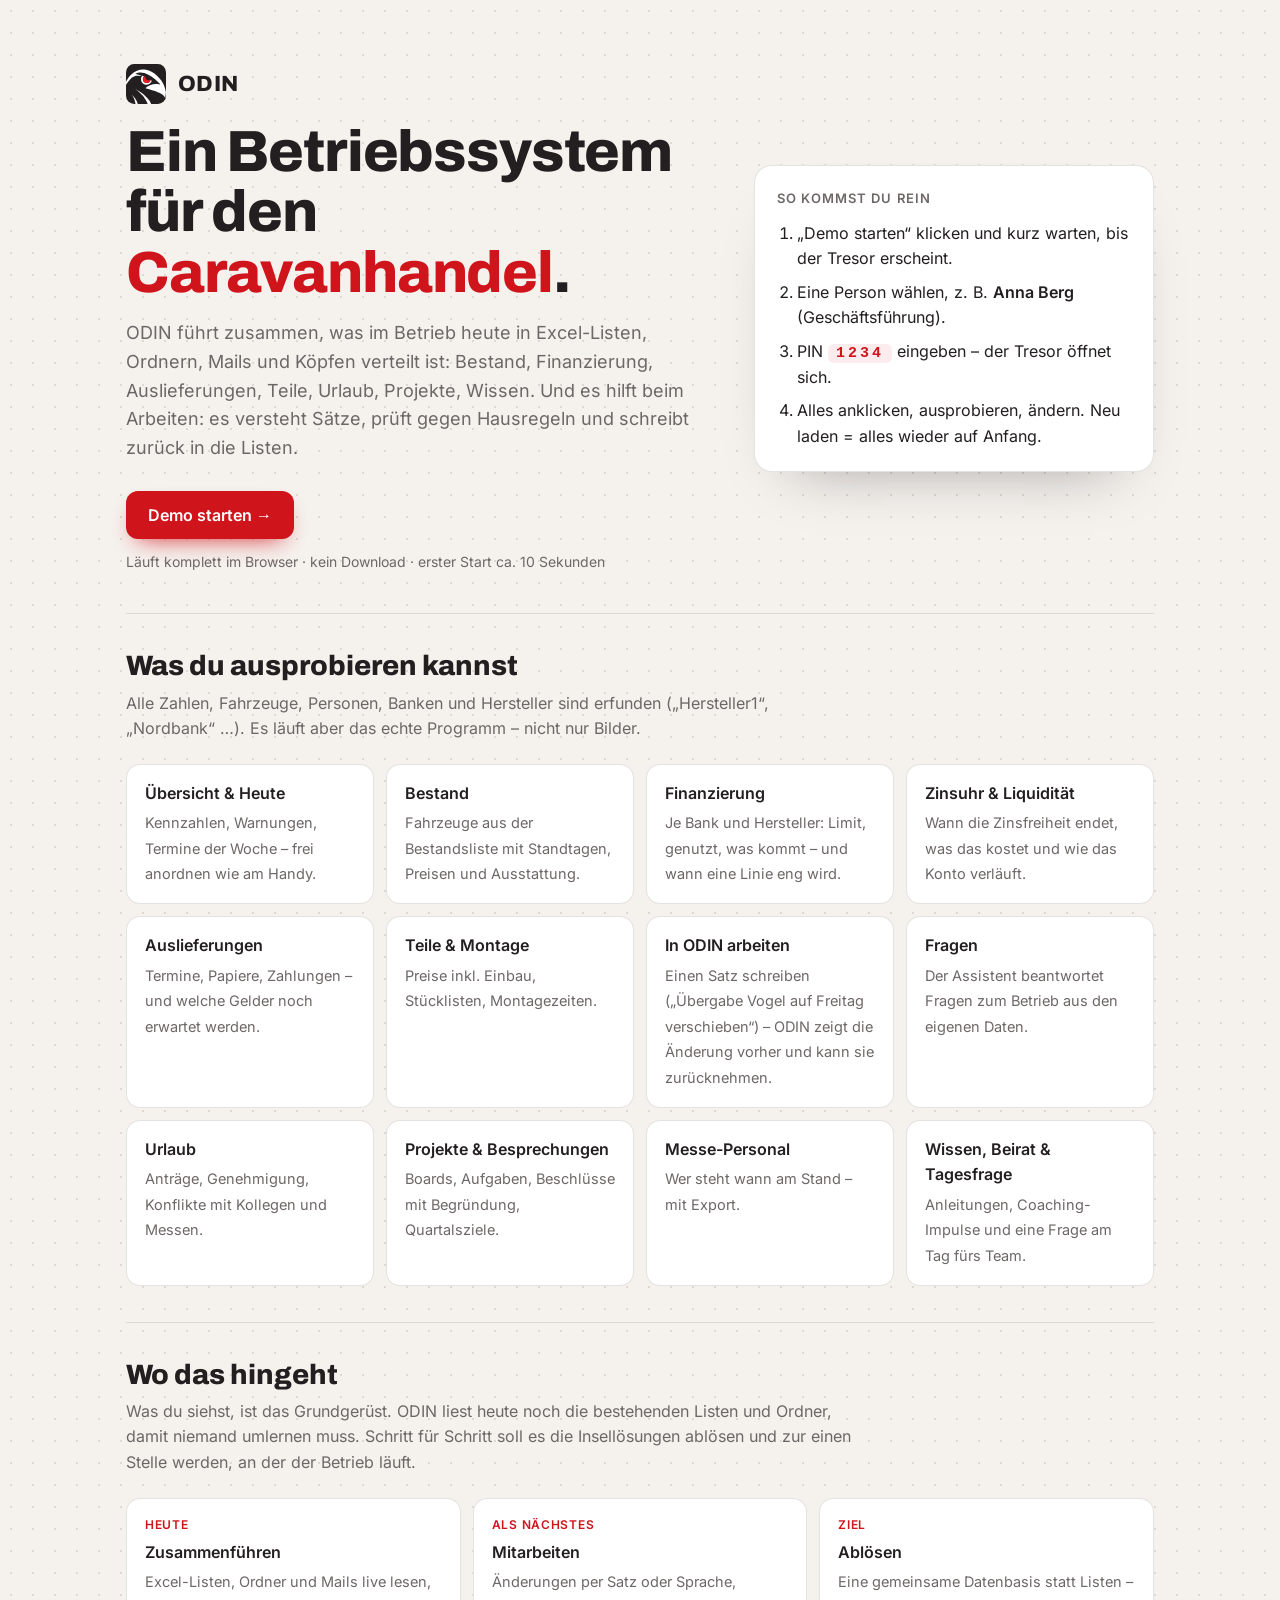
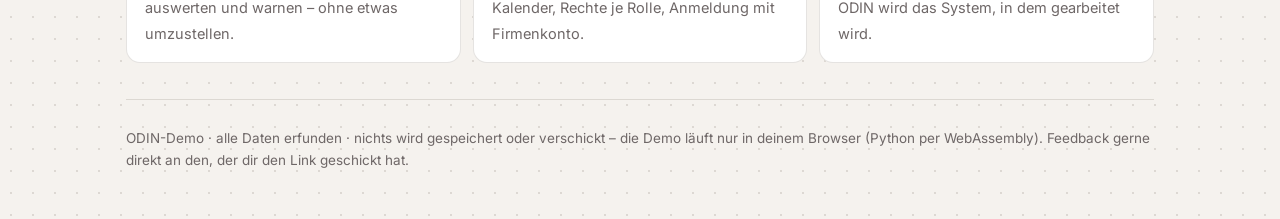
<file: index.html>
<!doctype html>
<html lang="de">
<head>
<meta charset="utf-8">
<meta name="viewport" content="width=device-width, initial-scale=1">
<title>ODIN · Demo</title>
<meta name="description" content="ODIN – das Betriebssystem für einen Caravan- und Wohnmobilhandel. Demo mit erfundenen Daten, läuft komplett im Browser.">
<link rel="icon" href="img/odin-signet.svg">
<style>
@font-face { font-family: Inter; font-weight: 400; src: url(fonts/inter-latin-400-normal.woff2) format("woff2"); }
@font-face { font-family: Inter; font-weight: 600; src: url(fonts/inter-latin-600-normal.woff2) format("woff2"); }
@font-face { font-family: Archivo; font-weight: 800; src: url(fonts/archivo-latin-800-normal.woff2) format("woff2"); }
:root { color-scheme: light dark; --bg: #F5F2EE; --bg2: #ECE7E1; --karte: #FFFFFF; --ink: #231F20; --leise: #6E6767;
  --linie: rgba(60,40,30,.13); --rot: #D0141C; --rot-weich: rgba(208,20,28,.08); }
@media (prefers-color-scheme: dark) { :root:not([data-theme="light"]) { --bg: #15110F; --bg2: #1E1815; --karte: #221B18;
  --ink: #F4EFEC; --leise: #A69C97; --linie: rgba(255,255,255,.1); --rot: #FF4A50; --rot-weich: rgba(255,74,80,.1); } }
* { box-sizing: border-box; }
body { margin: 0; background: var(--bg); color: var(--ink); font: 16px/1.6 Inter, system-ui, -apple-system, "Segoe UI", sans-serif;
  background-image: radial-gradient(var(--linie) 1px, transparent 1px); background-size: 22px 22px; }
.rahmen { max-width: 1060px; margin: 0 auto; padding: 0 16px; }
header { padding: 64px 0 40px; display: grid; gap: 28px; grid-template-columns: 1.2fr .8fr; align-items: center; }
.marke { display: flex; align-items: center; gap: 12px; font: 800 22px Archivo, Inter, sans-serif; letter-spacing: .02em; }
.marke img { width: 40px; height: 40px; }
h1 { font: 800 clamp(34px, 5.4vw, 58px)/1.04 Archivo, Inter, sans-serif; letter-spacing: -.02em; margin: 18px 0 16px; }
h1 em { font-style: normal; color: var(--rot); }
.unter { font-size: 18px; color: var(--leise); max-width: 34em; margin: 0 0 28px; }
.knoepfe { display: flex; flex-wrap: wrap; gap: 12px; align-items: center; }
.knopf { display: inline-flex; align-items: center; gap: 8px; min-height: 48px; padding: 0 22px; border-radius: 12px; font: 600 16px Inter, sans-serif;
  background: var(--rot); color: #fff; text-decoration: none; transition: transform .16s cubic-bezier(.23,1,.32,1), box-shadow .16s; box-shadow: 0 10px 24px -12px var(--rot); }
.knopf:hover { transform: translateY(-1px); } .knopf:active { transform: scale(.97); }
.hinweis { font-size: 14px; color: var(--leise); }
.zugang { background: var(--karte); border: 1px solid var(--linie); border-radius: 18px; padding: 22px; box-shadow: 0 30px 60px -40px rgba(0,0,0,.4); }
.zugang h2 { font-size: 13px; letter-spacing: .08em; text-transform: uppercase; color: var(--leise); margin: 0 0 12px; }
.zugang ol { margin: 0; padding-left: 20px; display: grid; gap: 8px; }
.pin { display: inline-block; font: 600 15px ui-monospace, Consolas, monospace; letter-spacing: .2em; background: var(--rot-weich); color: var(--rot); padding: 1px 8px; border-radius: 6px; }
section { padding: 36px 0; border-top: 1px solid var(--linie); }
section > h2 { font: 800 28px/1.15 Archivo, Inter, sans-serif; margin: 0 0 8px; }
section > p { color: var(--leise); max-width: 46em; margin: 0 0 22px; }
.raster { display: grid; grid-template-columns: repeat(auto-fill, minmax(230px, 1fr)); gap: 12px; }
.kachel { background: var(--karte); border: 1px solid var(--linie); border-radius: 14px; padding: 16px 18px; }
.kachel b { display: block; margin-bottom: 4px; }
.kachel span { color: var(--leise); font-size: 14.5px; }
.zeitstrahl { display: grid; grid-template-columns: repeat(3, 1fr); gap: 12px; }
.zeitstrahl .kachel small { display: block; color: var(--rot); font-weight: 600; font-size: 12px; letter-spacing: .06em; text-transform: uppercase; margin-bottom: 6px; }
footer { padding: 28px 0 48px; color: var(--leise); font-size: 13.5px; border-top: 1px solid var(--linie); }
@media (max-width: 760px) { header { grid-template-columns: 1fr; padding-top: 36px; } .zeitstrahl { grid-template-columns: 1fr; } }
</style>
</head>
<body>
<div class="rahmen">
  <header>
    <div>
      <div class="marke"><img src="img/odin-signet.svg" alt="">ODIN</div>
      <h1>Ein Betriebssystem für den <em>Caravanhandel</em>.</h1>
      <p class="unter">ODIN führt zusammen, was im Betrieb heute in Excel-Listen, Ordnern, Mails und Köpfen verteilt ist:
        Bestand, Finanzierung, Auslieferungen, Teile, Urlaub, Projekte, Wissen. Und es hilft beim Arbeiten:
        es versteht Sätze, prüft gegen Hausregeln und schreibt zurück in die Listen.</p>
      <div class="knoepfe">
        <a class="knopf" href="app.html">Demo starten →</a>
        <span class="hinweis">Läuft komplett im Browser · kein Download · erster Start ca. 10 Sekunden</span>
      </div>
    </div>
    <aside class="zugang" aria-label="Demo-Zugang">
      <h2>So kommst du rein</h2>
      <ol>
        <li>„Demo starten“ klicken und kurz warten, bis der Tresor erscheint.</li>
        <li>Eine Person wählen, z. B. <b>Anna Berg</b> (Geschäftsführung).</li>
        <li>PIN <span class="pin">1234</span> eingeben – der Tresor öffnet sich.</li>
        <li>Alles anklicken, ausprobieren, ändern. Neu laden = alles wieder auf Anfang.</li>
      </ol>
    </aside>
  </header>

  <section>
    <h2>Was du ausprobieren kannst</h2>
    <p>Alle Zahlen, Fahrzeuge, Personen, Banken und Hersteller sind erfunden („Hersteller1“, „Nordbank“ …). Es läuft
      aber das echte Programm – nicht nur Bilder.</p>
    <div class="raster">
      <div class="kachel"><b>Übersicht & Heute</b><span>Kennzahlen, Warnungen, Termine der Woche – frei anordnen wie am Handy.</span></div>
      <div class="kachel"><b>Bestand</b><span>Fahrzeuge aus der Bestandsliste mit Standtagen, Preisen und Ausstattung.</span></div>
      <div class="kachel"><b>Finanzierung</b><span>Je Bank und Hersteller: Limit, genutzt, was kommt – und wann eine Linie eng wird.</span></div>
      <div class="kachel"><b>Zinsuhr & Liquidität</b><span>Wann die Zinsfreiheit endet, was das kostet und wie das Konto verläuft.</span></div>
      <div class="kachel"><b>Auslieferungen</b><span>Termine, Papiere, Zahlungen – und welche Gelder noch erwartet werden.</span></div>
      <div class="kachel"><b>Teile & Montage</b><span>Preise inkl. Einbau, Stücklisten, Montagezeiten.</span></div>
      <div class="kachel"><b>In ODIN arbeiten</b><span>Einen Satz schreiben („Übergabe Vogel auf Freitag verschieben“) – ODIN zeigt die Änderung vorher und kann sie zurücknehmen.</span></div>
      <div class="kachel"><b>Fragen</b><span>Der Assistent beantwortet Fragen zum Betrieb aus den eigenen Daten.</span></div>
      <div class="kachel"><b>Urlaub</b><span>Anträge, Genehmigung, Konflikte mit Kollegen und Messen.</span></div>
      <div class="kachel"><b>Projekte & Besprechungen</b><span>Boards, Aufgaben, Beschlüsse mit Begründung, Quartalsziele.</span></div>
      <div class="kachel"><b>Messe-Personal</b><span>Wer steht wann am Stand – mit Export.</span></div>
      <div class="kachel"><b>Wissen, Beirat & Tagesfrage</b><span>Anleitungen, Coaching-Impulse und eine Frage am Tag fürs Team.</span></div>
    </div>
  </section>

  <section>
    <h2>Wo das hingeht</h2>
    <p>Was du siehst, ist das Grundgerüst. ODIN liest heute noch die bestehenden Listen und Ordner, damit niemand
      umlernen muss. Schritt für Schritt soll es die Insellösungen ablösen und zur einen Stelle werden, an der der
      Betrieb läuft.</p>
    <div class="zeitstrahl">
      <div class="kachel"><small>Heute</small><b>Zusammenführen</b><span>Excel-Listen, Ordner und Mails live lesen, auswerten und warnen – ohne etwas umzustellen.</span></div>
      <div class="kachel"><small>Als Nächstes</small><b>Mitarbeiten</b><span>Änderungen per Satz oder Sprache, Kalender, Rechte je Rolle, Anmeldung mit Firmenkonto.</span></div>
      <div class="kachel"><small>Ziel</small><b>Ablösen</b><span>Eine gemeinsame Datenbasis statt Listen – ODIN wird das System, in dem gearbeitet wird.</span></div>
    </div>
  </section>

  <footer>
    ODIN-Demo · alle Daten erfunden · nichts wird gespeichert oder verschickt – die Demo läuft nur in deinem Browser
    (Python per WebAssembly). Feedback gerne direkt an den, der dir den Link geschickt hat.
  </footer>
</div>
</body>
</html>
</file>
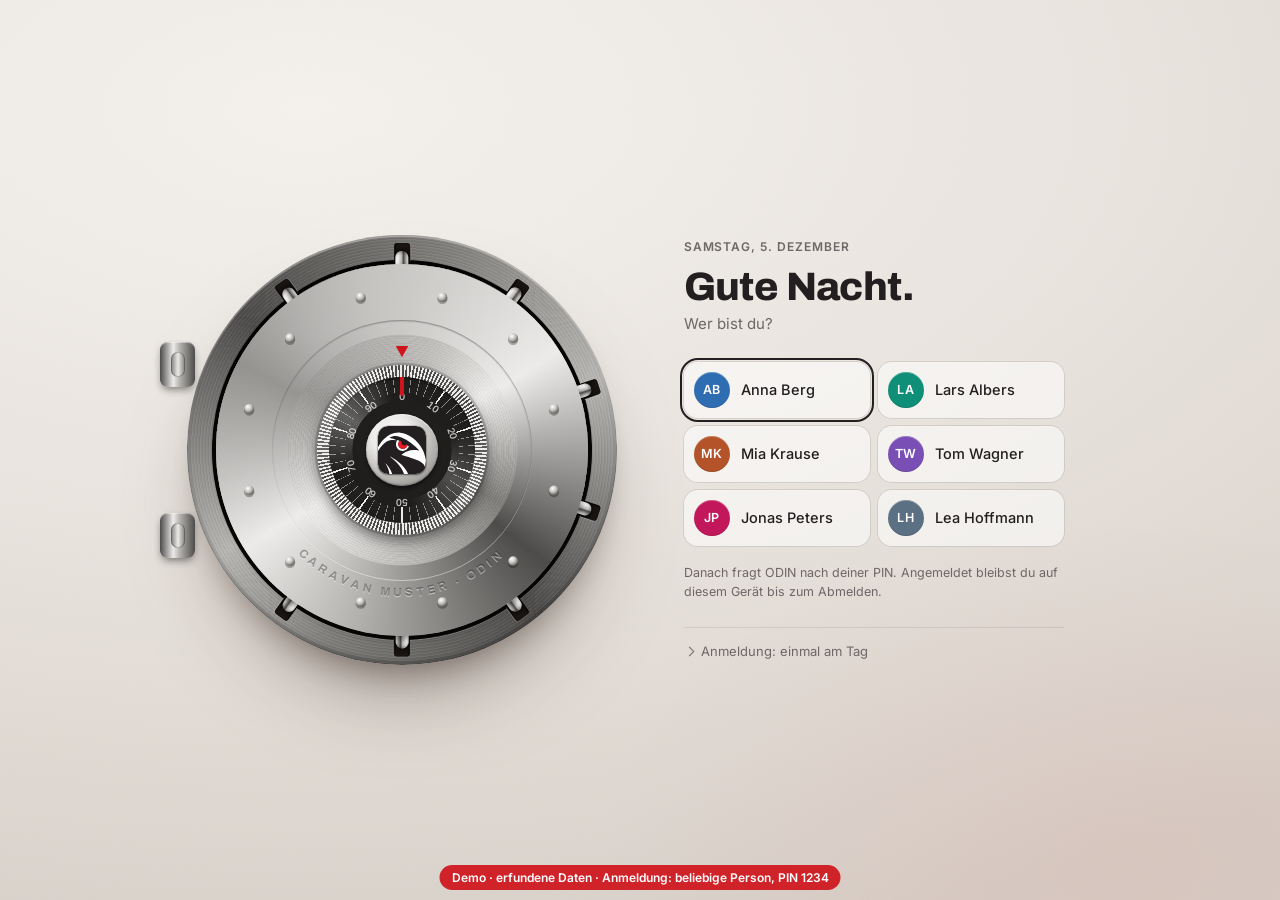
<file: app.html>
<!doctype html>
<html lang="de" data-theme="auto" data-stil="v3">
<head>
  <script src="bruecke.js"></script>
  <meta charset="utf-8">
  <!-- Nur eigene Dateien: kein eingebettetes oder fremdes Skript wird ausgeführt, nichts wird von außen geladen.
       Stile stehen auch direkt an Elementen, deshalb 'unsafe-inline' nur für Stile. 'unsafe-eval' braucht die
       Programm-Schnittstelle (pywebview baut ihre Funktionen so); eingebettete Skripte und Handler bleiben gesperrt. -->
  <meta http-equiv="Content-Security-Policy" content="default-src 'none'; script-src 'self' 'unsafe-eval' 'wasm-unsafe-eval'; style-src 'self' 'unsafe-inline'; img-src 'self' data: blob:; font-src 'self'; connect-src 'self'; worker-src 'self' blob:; base-uri 'none'; form-action 'none'; object-src 'none'">
  <meta name="viewport" content="width=device-width, initial-scale=1">
  <title>ODIN · Demo</title>
  <link rel="icon" href="img/odin-signet.svg">
  <link rel="stylesheet" href="app.css">
  <link rel="stylesheet" href="cockpit.css">
  <link rel="stylesheet" href="projekte.css">
  <link rel="stylesheet" href="urlaub.css">
  <link rel="stylesheet" href="tagesfragen.css">
  <link rel="stylesheet" href="tickets.css">
  <link rel="stylesheet" href="besprechungen.css">
  <link rel="stylesheet" href="rechtsfaelle.css">
  <link rel="stylesheet" href="wissen.css">
  <link rel="stylesheet" href="beirat.css">
  <link rel="stylesheet" href="messe.css">
  <link rel="stylesheet" href="aktionen.css">
  <link rel="stylesheet" href="v3.css">
  <link rel="stylesheet" href="anmeldung.css">
</head>
<body>
  <svg width="0" height="0" style="position:absolute" aria-hidden="true">
    <defs>
      <symbol id="i-file" viewBox="0 0 24 24"><path d="M14 3H6.5A1.5 1.5 0 0 0 5 4.5v15A1.5 1.5 0 0 0 6.5 21h11a1.5 1.5 0 0 0 1.5-1.5V8z"/><path d="M14 3v5h5"/><path d="M12 11v6M9 14l3-3 3 3"/></symbol>
      <symbol id="i-folder" viewBox="0 0 24 24"><path d="M3 7.5A1.5 1.5 0 0 1 4.5 6H9l2 2.5h8.5A1.5 1.5 0 0 1 21 10v8.5a1.5 1.5 0 0 1-1.5 1.5h-15A1.5 1.5 0 0 1 3 18.5z"/></symbol>
      <symbol id="i-copy" viewBox="0 0 24 24"><rect x="8" y="8" width="12" height="12" rx="1.5"/><path d="M16 8V5.5A1.5 1.5 0 0 0 14.5 4h-9A1.5 1.5 0 0 0 4 5.5v9A1.5 1.5 0 0 0 5.5 16H8"/></symbol>
      <symbol id="i-check" viewBox="0 0 24 24"><path d="M5 12.5l4.5 4.5L19 7.5"/></symbol>
      <symbol id="i-warn" viewBox="0 0 24 24"><path d="M12 4l9 16H3z"/><path d="M12 10v4.5M12 17.2v.1"/></symbol>
      <symbol id="i-x" viewBox="0 0 24 24"><circle cx="12" cy="12" r="9"/><path d="M9 9l6 6M15 9l-6 6"/></symbol>
      <symbol id="i-sheet" viewBox="0 0 24 24"><rect x="4" y="4" width="16" height="16" rx="1.5"/><path d="M4 9.5h16M4 14.5h16M10 4v16"/></symbol>
      <symbol id="i-trash" viewBox="0 0 24 24"><path d="M4 7h16M9 7V4.5h6V7M6.5 7l1 13h9l1-13"/></symbol>
      <symbol id="i-search" viewBox="0 0 24 24"><circle cx="11" cy="11" r="6.5"/><path d="M16 16l4 4"/></symbol>
      <symbol id="i-minus" viewBox="0 0 24 24"><path d="M6 12h12"/></symbol>
      <symbol id="i-plus" viewBox="0 0 24 24"><path d="M12 5v14M5 12h14"/></symbol>
      <symbol id="i-inbox" viewBox="0 0 24 24"><path d="M3 13.5l2.5-8h13l2.5 8v5a1.5 1.5 0 0 1-1.5 1.5h-15A1.5 1.5 0 0 1 3 18.5z"/><path d="M3 13.5h5l1.5 2.5h5l1.5-2.5h5"/></symbol>
      <symbol id="i-refresh" viewBox="0 0 24 24"><path d="M19 12a7 7 0 1 1-2.05-4.95"/><path d="M19 4v4h-4"/></symbol>
      <symbol id="i-arrow" viewBox="0 0 24 24"><path d="M5 12h13M13 7l5 5-5 5"/></symbol>
      <symbol id="i-pdf" viewBox="0 0 24 24"><path d="M14 3H6.5A1.5 1.5 0 0 0 5 4.5v15A1.5 1.5 0 0 0 6.5 21h11a1.5 1.5 0 0 0 1.5-1.5V8z"/><path d="M14 3v5h5M9 13h6M9 16.5h4"/></symbol>
      <symbol id="i-chevron" viewBox="0 0 24 24"><path d="M9 6l6 6-6 6"/></symbol>
      <symbol id="i-sonne" viewBox="0 0 24 24"><circle cx="12" cy="12" r="4"/><path d="M12 2.5v2.5M12 19v2.5M2.5 12H5M19 12h2.5M5.3 5.3l1.8 1.8M16.9 16.9l1.8 1.8M5.3 18.7l1.8-1.8M16.9 7.1l1.8-1.8"/></symbol>
      <symbol id="i-mond" viewBox="0 0 24 24"><path d="M20 14.5A8 8 0 0 1 9.5 4a8 8 0 1 0 10.5 10.5z"/></symbol>
      <symbol id="i-auto" viewBox="0 0 24 24"><circle cx="12" cy="12" r="8.5"/><path d="M12 3.5v17a8.5 8.5 0 0 0 0-17z" fill="currentColor" stroke="none"/></symbol>
      <symbol id="i-vergleich" viewBox="0 0 24 24"><rect x="3.5" y="4" width="7" height="16" rx="1"/><rect x="13.5" y="4" width="7" height="16" rx="1"/><path d="M6 9h2M6 12h2M16 9h2M16 12h2M16 15h2"/></symbol>
      <symbol id="i-uhr" viewBox="0 0 24 24"><circle cx="12" cy="12" r="8.5"/><path d="M12 7.5V12l3 2"/></symbol>
      <symbol id="i-mail" viewBox="0 0 24 24"><rect x="3" y="5.5" width="18" height="13" rx="1.5"/><path d="M3.5 7l8.5 6 8.5-6"/></symbol>
      <symbol id="i-stumm" viewBox="0 0 24 24"><path d="M9 6.6A4.5 4.5 0 0 1 16.5 10v4l1.5 3H8.5M6 17l1.5-3v-4"/><path d="M10 20a2 2 0 0 0 4 0"/><path d="M4 4l16 16"/></symbol>
      <symbol id="i-syscara" viewBox="0 0 24 24"><rect x="5" y="4.5" width="14" height="16" rx="1.5"/><path d="M9.5 4.5V3h5v1.5M8.5 10l1.5 1.5L12.5 9M8.5 15.5l1.5 1.5 2.5-2.5M14.5 10.5h2M14.5 16h2"/></symbol>
      <symbol id="i-notiz" viewBox="0 0 24 24"><path d="M5 4.5h14v11l-4.5 4.5H5z"/><path d="M14.5 20v-4.5H19M8.5 9h7M8.5 12.5h4"/></symbol>
      <symbol id="ci-uebersicht" viewBox="0 0 24 24"><rect x="3" y="3" width="7" height="8" rx="1.5"/><rect x="14" y="3" width="7" height="5" rx="1.5"/><rect x="3" y="14" width="7" height="7" rx="1.5"/><rect x="14" y="11" width="7" height="10" rx="1.5"/></symbol>
      <symbol id="ci-bestand" viewBox="0 0 24 24"><path d="M2 16V7h10v9M12 10h4l3 3v3M2 16h2m6 0h6"/><circle cx="6" cy="17.5" r="1.8"/><circle cx="17" cy="17.5" r="1.8"/></symbol>
      <symbol id="ci-finanzierung" viewBox="0 0 24 24"><path d="M3 9.5 12 4l9 5.5M5 10v8m5-8v8m4-8v8m5-8v8M3 20h18"/></symbol>
      <symbol id="ci-liquiditaet" viewBox="0 0 24 24"><rect x="3" y="6" width="18" height="13" rx="2.5"/><path d="M3 10h18M16 14.5h2"/></symbol>
      <symbol id="ci-provisionen" viewBox="0 0 24 24"><path d="M18 6 6 18"/><circle cx="7.5" cy="7.5" r="2.2"/><circle cx="16.5" cy="16.5" r="2.2"/></symbol>
      <symbol id="ci-auslieferungen" viewBox="0 0 24 24"><path d="m12 3 8 4.5v9L12 21l-8-4.5v-9L12 3Zm0 0v18M4 7.5l8 4.5 8-4.5"/></symbol>
      <symbol id="ci-teile" viewBox="0 0 24 24"><path d="M14.5 5.5a4 4 0 0 0 5 5L21 12l-9 9-3-3 9-9 1.5-3.5ZM7 14l-4 4 3 3 4-4"/></symbol>
      <symbol id="ci-assistent" viewBox="0 0 24 24"><path d="M21 12a8 8 0 0 1-8 8H4l2-3a8 8 0 1 1 15-5Z"/></symbol>
      <symbol id="ci-vororder" viewBox="0 0 24 24"><rect x="3" y="4.5" width="18" height="16" rx="2.5"/><path d="M3 9h18M8 2.5v4M16 2.5v4M8.5 14h7M8.5 17.5h4"/></symbol>
      <symbol id="ci-todos" viewBox="0 0 24 24"><path d="M4 6h1.5l1 1 2-2M4 12h1.5l1 1 2-2M4 18h1.5l1 1 2-2M12 6h8M12 12h8M12 18h8"/></symbol>
      <symbol id="ci-excel" viewBox="0 0 24 24"><path d="M14 3H7a2 2 0 0 0-2 2v14a2 2 0 0 0 2 2h10a2 2 0 0 0 2-2V8l-5-5Zm0 0v5h5"/><path d="m9.5 12.5 4 4m0-4-4 4"/></symbol>
      <symbol id="ci-projekte" viewBox="0 0 24 24"><rect x="3" y="4" width="18" height="16" rx="2.5"/><path d="M8.5 8v5M12 8v8M15.5 8v3"/></symbol>
      <symbol id="ci-aufgaben" viewBox="0 0 24 24"><circle cx="12" cy="12" r="8.5"/><path d="m8.5 12.2 2.4 2.4 4.6-4.9"/></symbol>
      <symbol id="ci-plus" viewBox="0 0 24 24"><path d="M12 5v14M5 12h14"/></symbol>
      <symbol id="ci-kommentar" viewBox="0 0 24 24"><path d="M20 12a7.5 7.5 0 0 1-7.5 7.5H5l1.6-2.6A7.5 7.5 0 1 1 20 12Z"/></symbol>
      <symbol id="ci-liste" viewBox="0 0 24 24"><path d="M9 6h11M9 12h11M9 18h11M4.5 6h.01M4.5 12h.01M4.5 18h.01"/></symbol>
      <symbol id="ci-board" viewBox="0 0 24 24"><rect x="3" y="4" width="5" height="16" rx="1.5"/><rect x="10" y="4" width="5" height="11" rx="1.5"/><rect x="17" y="4" width="4" height="7" rx="1.5"/></symbol>
      <symbol id="ci-personen" viewBox="0 0 24 24"><circle cx="9" cy="8.5" r="3.5"/><path d="M2.5 19.5a6.5 6.5 0 0 1 13 0M16 5.2a3.5 3.5 0 0 1 0 6.6M18.5 14a6.5 6.5 0 0 1 3 5.5"/></symbol>
      <symbol id="ci-schliessen" viewBox="0 0 24 24"><path d="M6 6l12 12M18 6 6 18"/></symbol>
      <symbol id="ci-scorecard" viewBox="0 0 24 24"><rect x="3.5" y="4" width="17" height="16" rx="2"/><path d="M3.5 9h17M9 9v11M14.5 9v11"/></symbol>
      <symbol id="ci-fristen" viewBox="0 0 24 24"><circle cx="12" cy="13" r="7.5"/><path d="M12 9.5V13l2.5 2M5 4.5 3 6.5M19 4.5l2 2"/></symbol>
      <symbol id="ci-cashback" viewBox="0 0 24 24"><path d="M20 12a8 8 0 1 1-2.3-5.6"/><path d="M20 4v4h-4"/><path d="M14.5 9.3a3 3 0 1 0 0 5.4M8.5 11h4.5M8.5 13h4.5"/></symbol>
      <symbol id="ci-zinsuhr" viewBox="0 0 24 24"><circle cx="12" cy="12" r="8.5"/><path d="M14.8 9.2a3.5 3.5 0 1 0 0 5.6M8 11h4.5M8 13h4.5"/></symbol>
      <symbol id="ci-handy" viewBox="0 0 24 24"><rect x="6.5" y="2.5" width="11" height="19" rx="2.5"/><path d="M10.5 18.5h3"/></symbol>
      <symbol id="ci-heute" viewBox="0 0 24 24"><rect x="3.5" y="5" width="17" height="15" rx="2"/><path d="M3.5 9.5h17M8 3v4M16 3v4"/><rect x="7.5" y="12.5" width="4" height="4" rx="1"/></symbol>
      <symbol id="ci-kalender" viewBox="0 0 24 24"><rect x="3.5" y="5" width="17" height="15" rx="2"/><path d="M3.5 9.5h17M8 3v4M16 3v4"/></symbol>
      <symbol id="ci-punkte" viewBox="0 0 24 24"><path d="M5 12h.01M12 12h.01M19 12h.01"/></symbol>
      <symbol id="ci-tickets" viewBox="0 0 24 24"><path d="M4 7.5A1.5 1.5 0 0 1 5.5 6h13A1.5 1.5 0 0 1 20 7.5V10a2 2 0 0 0 0 4v2.5a1.5 1.5 0 0 1-1.5 1.5h-13A1.5 1.5 0 0 1 4 16.5V14a2 2 0 0 0 0-4z"/><path d="M14.5 6v12" stroke-dasharray="1.6 1.8"/></symbol>
      <symbol id="ci-melden" viewBox="0 0 24 24"><path d="M5 5.5A1.5 1.5 0 0 1 6.5 4h11A1.5 1.5 0 0 1 19 5.5v9a1.5 1.5 0 0 1-1.5 1.5H10l-4 3.5V16h.5A1.5 1.5 0 0 1 5 14.5z"/><path d="M12 7.5v4M12 13.6v.1"/></symbol>
      <symbol id="ci-tagesfragen" viewBox="0 0 24 24"><rect x="3.5" y="3.5" width="17" height="17" rx="4"/><path d="M9.6 9.6a2.4 2.4 0 1 1 3.4 2.2c-.6.3-1 .8-1 1.5v.5M12 16.6v.01"/></symbol>
      <symbol id="ci-flamme" viewBox="0 0 24 24"><path class="aussen" d="M12 21.5c-3.9 0-6.5-2.7-6.5-6.3 0-3.2 2-5 3.4-6.7.3 1.7 1.2 2.7 2.3 3.1-.2-3.4 1.3-6.2 3.9-8.1.2 2.6 1.4 4.3 2.7 5.9 1.1 1.4 1.7 3 1.7 4.9 0 4.3-3 7.2-7.5 7.2Z"/><path class="innen" d="M12 21.5c-1.7 0-2.8-1.1-2.8-2.7 0-1.6 1.1-2.6 2.1-3.6.3 1 .9 1.5 1.6 1.7.1-.9.5-1.7 1.2-2.3.6 1 1 2 1 3.2 0 2.2-1.3 3.7-3.1 3.7Z"/></symbol>
      <symbol id="ci-los" viewBox="0 0 24 24"><path d="M3.5 8A1.5 1.5 0 0 1 5 6.5h14A1.5 1.5 0 0 1 20.5 8v2a2 2 0 0 0 0 4v2a1.5 1.5 0 0 1-1.5 1.5H5A1.5 1.5 0 0 1 3.5 16v-2a2 2 0 0 0 0-4Z"/><path d="M14.5 6.5v2M14.5 11v2M14.5 15.5v2"/></symbol>
      <symbol id="ci-geschenk" viewBox="0 0 24 24"><rect x="3.5" y="8" width="17" height="4" rx="1"/><path d="M5 12v7.5A1.5 1.5 0 0 0 6.5 21h11a1.5 1.5 0 0 0 1.5-1.5V12M12 8v13M12 8c-1-3.2-5.5-4.2-5.5-1.5C6.5 8 9 8 12 8Zm0 0c1-3.2 5.5-4.2 5.5-1.5C17.5 8 15 8 12 8Z"/></symbol>
      <symbol id="ci-haken" viewBox="0 0 24 24"><path d="M5 12.5l4.5 4.5L19 7.5"/></symbol>
      <symbol id="ci-wiederholen" viewBox="0 0 24 24"><path d="M4.5 12a7.5 7.5 0 1 0 2.2-5.3"/><path d="M4.5 3.5v3.2h3.2"/></symbol>
      <symbol id="ci-sonne" viewBox="0 0 24 24"><circle cx="12" cy="12" r="4"/><path d="M12 2.5v2.5M12 19v2.5M2.5 12H5M19 12h2.5M5.3 5.3l1.8 1.8M16.9 16.9l1.8 1.8M5.3 18.7l1.8-1.8M16.9 7.1l1.8-1.8"/></symbol>
      <symbol id="ci-pause" viewBox="0 0 24 24"><circle cx="12" cy="12" r="8.5"/><path d="M10 9v6M14 9v6"/></symbol>
      <symbol id="ci-info" viewBox="0 0 24 24"><circle cx="12" cy="12" r="8.5"/><path d="M12 11v5M12 8v.01"/></symbol>
      <symbol id="ci-besprechungen" viewBox="0 0 24 24"><path d="M14.5 9.5a5.5 5.5 0 1 0-10.3 2.7L3.5 15l2.9-.8A5.5 5.5 0 0 0 14.5 9.5Z"/><path d="M10.2 16.6a5.5 5.5 0 0 0 7.4 2.6l2.9.8-.7-2.8A5.5 5.5 0 0 0 16.6 9"/></symbol>
      <symbol id="ci-ziele" viewBox="0 0 24 24"><circle cx="12" cy="12" r="8.5"/><circle cx="12" cy="12" r="4.5"/><circle cx="12" cy="12" r=".75"/></symbol>
      <symbol id="ci-beschluss" viewBox="0 0 24 24"><path d="M6 3.5h9l4 4v13H6z"/><path d="M15 3.5v4h4"/><path d="m9 13.5 2.2 2.2 4.3-4.5"/></symbol>
      <symbol id="ci-import" viewBox="0 0 24 24"><rect x="6.5" y="2.5" width="11" height="19" rx="2.5"/><path d="M10.5 18.5h3M12 6.5v7M9 10.5l3 3 3-3"/></symbol>
      <symbol id="ci-schloss" viewBox="0 0 24 24"><rect x="5" y="10.5" width="14" height="10" rx="2"/><path d="M8.5 10.5V8a3.5 3.5 0 0 1 7 0v2.5"/></symbol>
      <symbol id="ci-uhr" viewBox="0 0 24 24"><circle cx="12" cy="12" r="8.5"/><path d="M12 7.5V12l3 2"/></symbol>
      <symbol id="ci-recht" viewBox="0 0 24 24"><path d="M12 4v16M8 20h8M5 7.5h14M10.5 5.2 12 4l1.5 1.2"/><path d="m5 7.5-2.5 6a2.5 2.5 0 0 0 5 0zM19 7.5l-2.5 6a2.5 2.5 0 0 0 5 0z"/></symbol>
      <symbol id="ci-wissen" viewBox="0 0 24 24"><path d="M12 6.5C10.3 5.2 8 4.5 4.5 4.5v13c3.5 0 5.8.7 7.5 2 1.7-1.3 4-2 7.5-2v-13c-3.5 0-5.8.7-7.5 2Z"/><path d="M12 6.5v13"/></symbol>
      <symbol id="ci-beirat" viewBox="0 0 24 24"><circle cx="8" cy="8.5" r="2.6"/><circle cx="16" cy="8.5" r="2.6"/><path d="M3.5 18.5c.6-2.6 2.4-4 4.5-4s3.9 1.4 4.5 4M11.5 18.5c.6-2.6 2.4-4 4.5-4s3.9 1.4 4.5 4"/></symbol>
      <symbol id="ci-messe" viewBox="0 0 24 24"><path d="M3 20.5h18M5 20.5V11l7-5.5 7 5.5v9.5"/><path d="M9.5 20.5v-5h5v5M12 5.5V2.5l3 1.2-3 1.2"/></symbol>
      <symbol id="ci-foto" viewBox="0 0 24 24"><rect x="3" y="5" width="18" height="14" rx="2"/><circle cx="9" cy="10" r="1.8"/><path d="m3.5 17 5-4.5 3.5 3 3-2.5 5.5 4.5"/></symbol>
    </defs>
  </svg>

  <!-- Anmeldung „Tresor“ (anmeldung.js): erscheint beim Start, bis feststeht, wer am Rechner sitzt. Nur Oberfläche –
       wer man ist, entscheiden weiter die Personenwahl, die Microsoft-Anmeldung und im Browser die Nummer. -->
  <section class="anm" id="anmeldung" data-zustand="laden" data-layout="mitte" role="dialog" aria-modal="true" aria-labelledby="anm-titel">
    <div class="anm-grund" aria-hidden="true"></div>
    <div class="anm-strahl" aria-hidden="true"></div>
    <div class="anm-buehne">
      <div class="anm-tresor" aria-hidden="true">
        <div class="anm-kipp">
          <div class="anm-zarge"><i class="anm-scharnier o"></i><i class="anm-scharnier u"></i><i class="anm-schliess" style="--w:-126deg"></i><i class="anm-schliess" style="--w:-90deg"></i><i class="anm-schliess" style="--w:-54deg"></i><i class="anm-schliess" style="--w:-18deg"></i><i class="anm-schliess" style="--w:18deg"></i><i class="anm-schliess" style="--w:54deg"></i><i class="anm-schliess" style="--w:90deg"></i><i class="anm-schliess" style="--w:126deg"></i></div>
          <div class="anm-innen"><svg viewBox="-50 -50 100 100" focusable="false"><g fill="none" stroke="#6B3410" stroke-width=".6"><circle r="46" opacity="0.3"/><circle r="38" opacity="0.22"/><circle r="31.5" opacity="0.16"/><circle r="26" opacity="0.11"/><circle r="21.5" opacity="0.07"/></g></svg></div>
          <div class="anm-fuge"></div>
          <div class="anm-tuer">
            <i class="anm-kante" style="--z:2.5"></i><i class="anm-kante" style="--z:5"></i><i class="anm-kante" style="--z:7.5"></i><i class="anm-kante" style="--z:10"></i><i class="anm-kante" style="--z:12.5"></i><i class="anm-kante" style="--z:15"></i><i class="anm-kante" style="--z:17.5"></i><i class="anm-kante rueck" style="--z:20"></i>
            <div class="anm-front">
              <div class="anm-bolzen"><i style="--w:-126deg"><b></b></i><i style="--w:-90deg"><b></b></i><i style="--w:-54deg"><b></b></i><i style="--w:-18deg"><b></b></i><i style="--w:18deg"><b></b></i><i style="--w:54deg"><b></b></i><i style="--w:90deg"><b></b></i><i style="--w:126deg"><b></b></i></div>
              <div class="anm-flaeche"></div>
              <div class="anm-glanz"><i></i></div>
              <svg class="anm-gravur" viewBox="0 0 200 200" focusable="false">
                <defs>
                  <radialGradient id="anm-niet" cx="36%" cy="30%" r="75%"><stop offset="0" stop-color="#FFFFFF"/><stop offset=".5" stop-color="#C4C2BF"/><stop offset="1" stop-color="#57544F"/></radialGradient>
                  <path id="anm-bogen" d="M 21,100 A 79,79 0 0,0 179,100"/>
                </defs>
                <g fill="#000" opacity=".28"><circle cx="182.1" cy="122.9" r="2.8"/><circle cx="160.1" cy="161.0" r="2.8"/><circle cx="122.0" cy="183.0" r="2.8"/><circle cx="78.0" cy="183.0" r="2.8"/><circle cx="39.9" cy="161.0" r="2.8"/><circle cx="17.9" cy="122.9" r="2.8"/><circle cx="17.9" cy="78.9" r="2.8"/><circle cx="39.9" cy="40.8" r="2.8"/><circle cx="78.0" cy="18.8" r="2.8"/><circle cx="122.0" cy="18.8" r="2.8"/><circle cx="160.1" cy="40.8" r="2.8"/><circle cx="182.1" cy="78.9" r="2.8"/></g>
                <g fill="url(#anm-niet)"><circle cx="182.1" cy="122.0" r="2.6"/><circle cx="160.1" cy="160.1" r="2.6"/><circle cx="122.0" cy="182.1" r="2.6"/><circle cx="78.0" cy="182.1" r="2.6"/><circle cx="39.9" cy="160.1" r="2.6"/><circle cx="17.9" cy="122.0" r="2.6"/><circle cx="17.9" cy="78.0" r="2.6"/><circle cx="39.9" cy="39.9" r="2.6"/><circle cx="78.0" cy="17.9" r="2.6"/><circle cx="122.0" cy="17.9" r="2.6"/><circle cx="160.1" cy="39.9" r="2.6"/><circle cx="182.1" cy="78.0" r="2.6"/></g>
                <text fill="#FFFFFF" opacity=".5" transform="translate(0 .55)"><textPath href="#anm-bogen" startOffset="50%" text-anchor="middle">CARAVAN MUSTER · ODIN</textPath></text>
                <text fill="#000000" opacity=".34"><textPath href="#anm-bogen" startOffset="50%" text-anchor="middle">CARAVAN MUSTER · ODIN</textPath></text>
              </svg>
              <i class="anm-marke"></i>
              <div class="anm-rad-sockel"></div>
              <div class="anm-rad">
                <div class="anm-rad-griff"></div>
                <div class="anm-rad-skala"><div class="anm-rad-zahlen"><span style="--w:0deg">0</span><span style="--w:36deg">10</span><span style="--w:72deg">20</span><span style="--w:108deg">30</span><span style="--w:144deg">40</span><span style="--w:180deg">50</span><span style="--w:216deg">60</span><span style="--w:252deg">70</span><span style="--w:288deg">80</span><span style="--w:324deg">90</span></div></div>
                <div class="anm-rad-kappe"><img src="img/odin-signet.svg" alt=""></div>
              </div>
              <div class="anm-rad-licht"></div>
            </div>
          </div>
        </div>
      </div>
      <div class="anm-tafel" id="anm-tafel"><h1 class="anm-titel" id="anm-titel" hidden>ODIN</h1></div>
    </div>
    <p class="anm-start" aria-hidden="true">ODIN startet …</p>
    <p class="anm-tipp" aria-hidden="true">Klick oder Taste überspringt</p>
  </section>

  <header class="mobil-kopf">
    <button type="button" class="mobil-menue" aria-label="Menü öffnen" aria-expanded="false"><svg class="ic" viewBox="0 0 24 24"><path d="M4 7h16M4 12h16M4 17h16"/></svg></button>
    <img src="img/odin-signet.svg" alt="" class="signet"><b class="mobil-titel">ODIN</b>
  </header>
  <div class="mobil-schleier" aria-hidden="true"></div>
  <div class="rahmen">
    <nav class="seitenleiste" aria-label="Bereiche">
      <div class="seite-marke">
        <img src="img/odin-signet.svg" alt="" class="signet"><b>ODIN</b>
        <img src="img/muster-logo.svg" alt="Caravan Muster" class="logo">
      </div>
      <div class="seite-menue">
        <a title="Übersicht" href="#/uebersicht" data-seite="uebersicht"><svg class="ic"><use href="#ci-uebersicht"/></svg><span>Übersicht</span></a>
        <a title="Heute &amp; Woche" href="#/heute" data-seite="heute"><svg class="ic"><use href="#ci-heute"/></svg><span>Heute &amp; Woche</span></a>
        <a title="Fragen" href="#/assistent" data-seite="assistent"><svg class="ic"><use href="#ci-assistent"/></svg><span>Fragen</span></a>
        <a title="Änderungen – was in ODIN gearbeitet wurde (mit Rückgängig)" href="#/aenderungen" data-seite="aenderungen"><svg class="ic"><use href="#ci-wiederholen"/></svg><span>Änderungen</span></a>
        <a title="Tickets – Probleme und Ideen zu ODIN" href="#/tickets" data-seite="tickets"><svg class="ic"><use href="#ci-tickets"/></svg><span>Tickets</span><span class="zahl" id="tickets-zahl" hidden></span></a>
        <span class="seite-gruppe">Führung</span>
        <a title="Scorecard" href="#/scorecard" data-seite="scorecard"><svg class="ic"><use href="#ci-scorecard"/></svg><span>Scorecard</span></a>
        <a title="Besprechungen" href="#/besprechungen" data-seite="besprechungen"><svg class="ic"><use href="#ci-besprechungen"/></svg><span>Besprechungen</span></a>
        <a title="Quartalsziele" href="#/ziele" data-seite="ziele"><svg class="ic"><use href="#ci-ziele"/></svg><span>Quartalsziele</span></a>
        <a title="Fristen" href="#/fristen" data-seite="fristen"><svg class="ic"><use href="#ci-fristen"/></svg><span>Fristen</span><span class="zahl rot" id="fristen-zahl" hidden></span></a>
        <a class="nur-programm" title="Rechtsfälle" href="#/rechtsfaelle" data-seite="rechtsfaelle"><svg class="ic"><use href="#ci-recht"/></svg><span>Rechtsfälle</span><span class="zahl rot" id="rechtsfaelle-zahl" hidden></span></a>
        <span class="seite-gruppe">Fahrzeuge &amp; Verkauf</span>
        <a title="Bestand" href="#/bestand" data-seite="bestand"><svg class="ic"><use href="#ci-bestand"/></svg><span>Bestand</span></a>
        <a title="Auslieferungen" href="#/auslieferungen" data-seite="auslieferungen"><svg class="ic"><use href="#ci-auslieferungen"/></svg><span>Auslieferungen</span></a>
        <a title="Auftragsbestätigungen" href="#/abs" data-seite="abs"><svg class="ic"><use href="#i-inbox"/></svg><span>Auftragsbestätigungen</span><span class="zahl" id="ab-zahl" hidden></span></a>
        <a title="Ausstattungsvergleich" href="#/ausstattung" data-seite="ausstattung"><svg class="ic"><use href="#i-syscara"/></svg><span>Ausstattungsvergleich</span><span class="zahl" id="sy-zahl" hidden></span></a>
        <a title="Preisschilder &amp; Texte" href="#/preisschilder" data-seite="preisschilder"><svg class="ic"><use href="#i-file"/></svg><span>Preisschilder &amp; Texte</span></a>
        <a title="Fahrzeugordner" href="#/fahrzeuge" data-seite="fahrzeuge"><svg class="ic"><use href="#i-folder"/></svg><span>Fahrzeugordner</span></a>
        <span class="seite-gruppe">Finanzen</span>
        <a title="Finanzierung" href="#/finanzierung" data-seite="finanzierung"><svg class="ic"><use href="#ci-finanzierung"/></svg><span>Finanzierung</span></a>
        <a title="Zinsuhr &amp; Langsteher" href="#/zinsuhr" data-seite="zinsuhr"><svg class="ic"><use href="#ci-zinsuhr"/></svg><span>Zinsuhr &amp; Langsteher</span></a>
        <a title="Linien &amp; Bestellungen" href="#/vororder" data-seite="vororder"><svg class="ic"><use href="#ci-vororder"/></svg><span>Linien &amp; Bestellungen</span></a>
        <a title="Cashback &amp; Gutschriften" href="#/cashback" data-seite="cashback"><svg class="ic"><use href="#ci-cashback"/></svg><span>Cashback</span><span class="zahl rot" id="cashback-zahl" hidden></span></a>
        <a title="Liquidität" href="#/liquiditaet" data-seite="liquiditaet"><svg class="ic"><use href="#ci-liquiditaet"/></svg><span>Liquidität</span></a>
        <a title="Provisionen" href="#/provisionen" data-seite="provisionen"><svg class="ic"><use href="#ci-provisionen"/></svg><span>Provisionen</span></a>
        <span class="seite-gruppe">Teile</span>
        <a title="Teile &amp; Montage" href="#/teile" data-seite="teile"><svg class="ic"><use href="#ci-teile"/></svg><span>Teile &amp; Montage</span></a>
        <span class="seite-gruppe">Team &amp; Projekte</span>
        <a title="Meine Aufgaben" href="#/aufgaben" data-seite="aufgaben"><svg class="ic"><use href="#ci-aufgaben"/></svg><span>Meine Aufgaben</span><span class="zahl" id="aufgaben-zahl" hidden></span></a>
        <a title="To-dos" href="#/todos" data-seite="todos"><svg class="ic"><use href="#ci-todos"/></svg><span>To-dos</span></a>
        <a title="Alle Projekte" href="#/projekte" data-seite="projekte"><svg class="ic"><use href="#ci-projekte"/></svg><span>Alle Projekte</span></a>
        <div class="projekt-links" id="projekt-links"></div>
        <a title="Urlaub" href="#/urlaub" data-seite="urlaub"><svg class="ic"><use href="#ci-kalender"/></svg><span>Urlaub</span><span class="zahl rot" id="urlaub-zahl" hidden></span></a>
        <a title="Messe-Personal (ABF, Hausmesse)" href="#/messe" data-seite="messe"><svg class="ic"><use href="#ci-messe"/></svg><span>Messe-Personal</span></a>
        <a title="Tagesfragen" href="#/tagesfragen" data-seite="tagesfragen"><svg class="ic"><use href="#ci-tagesfragen"/></svg><span>Tagesfragen</span><span class="zahl" id="tagesfragen-zahl" hidden></span></a>
        <a class="nur-programm" title="Wissen &amp; Einarbeitung" href="#/wissen" data-seite="wissen"><svg class="ic"><use href="#ci-wissen"/></svg><span>Wissen &amp; Einarbeitung</span></a>
        <a title="Beirat &amp; Coaching" href="#/beirat" data-seite="beirat"><svg class="ic"><use href="#ci-beirat"/></svg><span>Beirat &amp; Coaching</span></a>
      </div>
      <div class="seite-fuss">
        <div class="zaehler" id="zaehler" aria-live="polite"></div>
        <div class="stil-wahl" role="group" aria-label="Gestaltung">
          <button type="button" data-stil-wahl="v2" aria-pressed="false" title="Gestaltung ODIN 2">ODIN 2</button>
          <button type="button" data-stil-wahl="v3" aria-pressed="true" title="Gestaltung ODIN 3 (neu)">ODIN 3</button>
        </div>
        <a class="design-knopf fuss-link" href="#/excel" data-seite="excel" title="Datenquellen (Excel-Listen, Syscara)" aria-label="Datenquellen"><svg class="ic"><use href="#ci-excel"/></svg></a>
        <a class="design-knopf fuss-link nur-programm" href="#/web" data-seite="web" title="Handy &amp; Tablet: ODIN im Browser freigeben" aria-label="Handy und Tablet"><svg class="ic"><use href="#ci-handy"/></svg></a>
        <button type="button" class="design-knopf" id="abmelden-knopf" title="Abmelden – Person wechseln" aria-label="Abmelden"><svg class="ic"><use href="#ci-schloss"/></svg></button>
        <button type="button" class="design-knopf" id="ticket-melden" title="Problem melden – die aktuelle Seite wird mitgegeben" aria-label="Problem melden"><svg class="ic"><use href="#ci-melden"/></svg></button>
        <button class="design-knopf" id="design-knopf" data-aktion="designWechseln" title="Design: automatisch"
                aria-label="Design wechseln"><svg class="ic"><use href="#i-auto"/></svg></button>
      </div>
    </nav>
    <main class="cp" id="inhalt" hidden></main>

    <main id="odin-bereiche" hidden>
    <!-- ================= Preisschilder ================= -->
    <section class="bereich" data-bereich="preisschilder">
      <div class="werkzeuge">
        <div class="gruppe">
          <button class="knopf" data-aktion="dateien"><svg class="ic"><use href="#i-file"/></svg>Dateien hinzufügen</button>
          <button class="knopf" data-aktion="ordner"><svg class="ic"><use href="#i-folder"/></svg>Ordner hinzufügen</button>
          <button class="knopf" data-aktion="syscaraTexte" title="Fahrzeuge über die Syscara-Schnittstelle holen – ohne Preisschild"><svg class="ic"><use href="#i-syscara"/></svg>Aus Syscara holen</button>
        </div>
        <div class="gruppe filter" aria-label="Filter">
          <button class="filter-knopf aktiv" data-filter="alle">Alle</button>
          <button class="filter-knopf" data-filter="offen">Offen</button>
          <button class="filter-knopf" data-filter="pruefen">Prüfen</button>
          <button class="filter-knopf" data-filter="erledigt">Erledigt</button>
        </div>
        <label class="suche">
          <svg class="ic"><use href="#i-search"/></svg>
          <input id="suche" type="search" placeholder="ID oder Modell suchen" autocomplete="off">
        </label>
        <div class="gruppe rechts">
          <button class="knopf leise" data-aktion="leeren"><svg class="ic"><use href="#i-trash"/></svg>Liste leeren</button>
          <button class="knopf" data-aktion="export"><svg class="ic"><use href="#i-sheet"/></svg>Excel exportieren</button>
        </div>
      </div>

      <div class="flaeche">
        <section class="leer" id="leer">
          <div class="leer-text">
            <span class="schraege" aria-hidden="true"></span>
            <h1>Preisschilder einlesen</h1>
            <p>Preisschild-PDFs hier ins Fenster ziehen. Das Programm liest Interne ID, Modell und Ausstattung
              und baut daraus den Fließtext für die Bestandsliste.</p>
            <div class="gruppe">
              <button class="knopf primaer" data-aktion="dateien"><svg class="ic"><use href="#i-file"/></svg>Dateien wählen</button>
              <button class="knopf" data-aktion="ordner"><svg class="ic"><use href="#i-folder"/></svg>Ordner wählen</button>
              <button class="knopf" data-aktion="syscaraTexte"><svg class="ic"><use href="#i-syscara"/></svg>Aus Syscara holen</button>
            </div>
          </div>
          <ol class="leer-schritte">
            <li><b>Einlesen</b><span>Mehrere PDFs auf einmal, auch ein ganzer Ordner.</span></li>
            <li><b>Prüfen</b><span>Gelb markierte Fahrzeuge haben einen Hinweis. Text bei Bedarf direkt korrigieren.</span></li>
            <li><b>Kopieren</b><span>Strg+Enter kopiert und springt zum nächsten Fahrzeug. In der Bestandsliste mit Strg+V einfügen.</span></li>
          </ol>
        </section>

        <section class="arbeit" id="arbeit" hidden>
          <div class="liste" id="liste" role="listbox" aria-label="Fahrzeuge" tabindex="0"></div>
          <article class="detail" id="detail" aria-live="polite"></article>
        </section>
      </div>
    </section>

    <!-- ================= Auftragsbestätigungen ================= -->
    <section class="bereich" data-bereich="abs" hidden>
      <div class="werkzeuge">
        <div class="gruppe filter" id="ab-filter" aria-label="Status">
          <button class="filter-knopf aktiv" data-abstatus="offen">Offen</button>
          <button class="filter-knopf" data-abstatus="klaerung">In Klärung</button>
          <button class="filter-knopf" data-abstatus="erledigt">Erledigt</button>
          <button class="filter-knopf" data-abstatus="alle">Alle</button>
        </div>
        <label class="suche schmal">
          <svg class="ic"><use href="#i-search"/></svg>
          <input id="ab-suche" type="search" placeholder="ID, Auftragsnr., Bereich" autocomplete="off">
        </label>
        <select class="auswahl" id="ab-hersteller" aria-label="Hersteller">
          <option value="">Alle Hersteller</option>
          <option>Hersteller1</option><option>Hersteller2</option><option>Hersteller3</option>
        </select>
        <div class="gruppe rechts">
          <button class="knopf leise nur-icon" data-aktion="ablageWaehlen" id="ab-ordner-knopf" title="Ordner „Fahrzeuge“"><svg class="ic"><use href="#i-folder"/></svg></button>
          <button class="knopf leise nur-icon" data-aktion="abExport" title="Übersicht als Excel"><svg class="ic"><use href="#i-sheet"/></svg></button>
          <button class="knopf leise nur-icon" data-aktion="syscaraEinlesen" title="Syscara-Export einlesen (Excel oder CSV) – ODIN gleicht dann die ABs mit der Bestellung ab"><svg class="ic"><use href="#i-syscara"/></svg></button>
          <button class="knopf leise nur-icon" data-aktion="dialogRegeln" title="Regeln: stumm geschaltete Änderungen und Syscara-Zuordnungen"><svg class="ic"><use href="#i-stumm"/></svg></button>
          <button class="knopf leise nur-icon" data-aktion="dialogEinlesen" title="ABs aus Outlook nachträglich einlesen (z. B. Posteingang)"><svg class="ic"><use href="#i-mail"/></svg></button>
          <button class="knopf" data-aktion="dialogVergleich"><svg class="ic"><use href="#i-vergleich"/></svg>Zwei ABs vergleichen</button>
          <button class="knopf primaer" data-aktion="eingangPruefen" id="knopf-pruefen"><svg class="ic"><use href="#i-inbox"/></svg>Eingang prüfen<span class="zahl hell" id="eingang-zahl" hidden></span></button>
        </div>
      </div>
      <div class="flaeche" id="ab-flaeche"></div>
    </section>

    <!-- ================= Ausstattungsvergleich ================= -->
    <section class="bereich" data-bereich="ausstattung" hidden>
      <div class="werkzeuge">
        <div class="gruppe filter" id="sy-filter" aria-label="Ergebnis">
          <button class="filter-knopf" data-syfilter="abweichung">Abweichung</button>
          <button class="filter-knopf" data-syfilter="unsicher">Unsicher</button>
          <button class="filter-knopf" data-syfilter="passt">Passt</button>
          <button class="filter-knopf" data-syfilter="ohne_ab">Ohne AB</button>
          <button class="filter-knopf" data-syfilter="nicht_in_syscara">Nicht in Syscara</button>
          <button class="filter-knopf" data-syfilter="alle">Alle</button>
        </div>
        <label class="suche schmal">
          <svg class="ic"><use href="#i-search"/></svg>
          <input id="sy-suche" type="search" placeholder="ID, Modell, Ausstattung" autocomplete="off">
        </label>
        <select class="auswahl" id="sy-hersteller" aria-label="Hersteller"><option value="">Alle Hersteller</option></select>
        <div class="gruppe rechts">
          <button class="knopf primaer" data-aktion="syscaraEinlesen"><svg class="ic"><use href="#i-syscara"/></svg>Syscara-Export einlesen</button>
        </div>
      </div>
      <div class="flaeche" id="sy-flaeche"></div>
    </section>

    <!-- ================= Fahrzeuge ================= -->
    <section class="bereich" data-bereich="fahrzeuge" hidden>
      <div class="werkzeuge">
        <label class="suche">
          <svg class="ic"><use href="#i-search"/></svg>
          <input id="fz-suche" type="search" placeholder="Interne ID oder Auftragsnummer" autocomplete="off">
        </label>
        <div class="gruppe filter" id="fz-jahre" aria-label="Jahr"></div>
        <div class="gruppe rechts">
          <button class="knopf leise" data-aktion="fahrzeugeLaden"><svg class="ic"><use href="#i-refresh"/></svg>Aktualisieren</button>
          <button class="knopf primaer" data-aktion="dialogFahrzeug"><svg class="ic"><use href="#i-plus"/></svg>Fahrzeug hinzufügen</button>
        </div>
      </div>
      <div class="flaeche" id="fz-flaeche"></div>
    </section>
    </main>
  </div>

  <!-- Fahrzeug hinzufügen -->
  <dialog class="dialog" id="dialog-fahrzeug" aria-labelledby="dialog-titel">
    <form method="dialog" id="form-fahrzeug" novalidate>
      <div class="dialog-kopf">
        <h2 id="dialog-titel">Fahrzeug hinzufügen</h2>
        <p>Legt den Fahrzeugordner an, z. B. in der Bestellphase vor der ersten AB.</p>
      </div>
      <div class="feld">
        <span class="feld-label">Hersteller</span>
        <div class="gruppe filter" id="f-hersteller"></div>
      </div>
      <div class="feld-reihe">
        <label class="feld">
          <span class="feld-label" id="f-id-label">Interne ID</span>
          <input name="interne_id" id="f-id" autocomplete="off" spellcheck="false">
          <span class="feld-hilfe" id="f-id-hilfe"></span>
        </label>
        <label class="feld">
          <span class="feld-label" id="f-nr-label">Auftragsnummer</span>
          <input name="auftragsnummer" id="f-nr" autocomplete="off" spellcheck="false">
          <span class="feld-hilfe" id="f-nr-hilfe"></span>
        </label>
      </div>
      <label class="feld feld-schmal">
        <span class="feld-label">Jahr (wie Jahresblatt der Bestandsliste)</span>
        <select name="jahr" id="f-jahr"></select>
      </label>
      <div class="feld">
        <span class="feld-label">Bestellung (optional)</span>
        <div class="dropzone" id="f-datei" tabindex="0">
          <svg class="ic"><use href="#i-pdf"/></svg>
          <span id="f-datei-text">PDF hierher ziehen oder klicken</span>
        </div>
        <input type="file" id="f-datei-input" accept=".pdf" hidden>
      </div>
      <p class="feld-fehler" id="f-fehler" role="alert" hidden></p>
      <div class="dialog-fuss">
        <span class="vorschau" id="f-vorschau"></span>
        <button type="button" class="knopf" data-aktion="dialogSchliessen">Abbrechen</button>
        <button type="submit" class="knopf primaer" id="f-anlegen"><svg class="ic"><use href="#i-plus"/></svg>Ordner anlegen</button>
      </div>
    </form>
  </dialog>

  <!-- Fließtexte aus der Syscara-Schnittstelle -->
  <dialog class="dialog" id="dialog-syscara" aria-labelledby="syscara-titel">
    <form class="dialog-inhalt" id="form-syscara" novalidate>
      <div class="dialog-kopf">
        <h2 id="syscara-titel">Aus Syscara holen</h2>
        <p>ODIN holt die Fahrzeuge über die Syscara-Schnittstelle – mit vollständiger Ausstattung, ohne Preisschild.
          Danach prüfen und kopieren wie gewohnt.</p>
      </div>
      <div id="syscara-inhalt"></div>
      <p class="feld-fehler" id="syscara-fehler" role="alert" hidden></p>
      <div class="dialog-fuss" id="syscara-fuss"></div>
    </form>
  </dialog>

  <!-- Zwei ABs vergleichen -->
  <dialog class="dialog breit" id="dialog-vergleich" aria-labelledby="vergleich-titel">
    <div class="dialog-inhalt">
      <div class="dialog-kopf">
        <h2 id="vergleich-titel">Zwei ABs vergleichen</h2>
        <p>Freier Vergleich, z. B. eine AB mit der Bestellung oder zwei beliebige Fassungen. Es wird nichts abgelegt.
          Die ältere Fassung wird automatisch als „vorher“ genommen.</p>
      </div>
      <div class="feld-reihe">
        <div class="dropzone gross" id="vergleich-a" tabindex="0" data-slot="0"><svg class="ic"><use href="#i-pdf"/></svg><span>Erste AB hierher ziehen oder klicken</span></div>
        <div class="dropzone gross" id="vergleich-b" tabindex="0" data-slot="1"><svg class="ic"><use href="#i-pdf"/></svg><span>Zweite AB hierher ziehen oder klicken</span></div>
      </div>
      <input type="file" id="vergleich-input" accept=".pdf" multiple hidden>
      <div id="vergleich-ergebnis"></div>
      <div class="dialog-fuss">
        <span class="vorschau"></span>
        <button type="button" class="knopf" data-aktion="vergleichZuruecksetzen">Neu</button>
        <button type="button" class="knopf primaer" data-aktion="dialogVergleichSchliessen">Schließen</button>
      </div>
    </div>
  </dialog>

  <!-- ABs nachträglich einlesen -->
  <dialog class="dialog" id="dialog-einlesen" aria-labelledby="einlesen-titel">
    <div class="dialog-inhalt">
      <div class="dialog-kopf">
        <h2 id="einlesen-titel">ABs nachträglich einlesen</h2>
        <p>Für ABs, die noch im Posteingang liegen. Sie werden ihrem Fahrzeug zugeordnet und gegen die vorherige AB
          geprüft – genau wie neue ABs aus dem Eingang. Die Mails in Outlook bleiben unverändert.</p>
      </div>
      <div id="einlesen-inhalt"></div>
      <div class="dialog-fuss" id="einlesen-fuss"></div>
    </div>
  </dialog>

  <!-- Stumm geschaltete Änderungen -->
  <dialog class="dialog" id="dialog-regeln" aria-labelledby="regeln-titel">
    <div class="dialog-inhalt">
      <div class="dialog-kopf">
        <h2 id="regeln-titel">Regeln</h2>
        <p>Gelten pro Hersteller für alle, die mit diesem Ordner „Fahrzeuge“ arbeiten.</p>
      </div>
      <h3 class="dialog-zwischen">Stumm geschaltete Änderungen</h3>
      <p class="erklaerung">Zählen nicht mehr als wichtig. Sie bleiben sichtbar, aber unter „Zur Info“.</p>
      <div id="regeln-liste"></div>
      <h3 class="dialog-zwischen">Zuordnungen für den Abgleich mit Syscara</h3>
      <p class="erklaerung">Was ODIN beim Abgleich gelernt hat, z. B. „Expedition Grau“ heißt in der AB „Chassisaußenfarbe CV Expedition Grey“.</p>
      <div id="zuordnungen-liste"></div>
      <div class="dialog-fuss"><span class="vorschau"></span>
        <button type="button" class="knopf primaer" data-aktion="dialogRegelnSchliessen">Schließen</button></div>
    </div>
  </dialog>

  <dialog class="dialog" id="dialog-zuordnen" aria-labelledby="zuordnen-titel">
    <div class="dialog-inhalt">
      <div class="dialog-kopf">
        <h2 id="zuordnen-titel">Zuordnen</h2>
        <p id="zuordnen-text"></p>
      </div>
      <div id="zuordnen-liste" class="zuordnen-liste"></div>
      <div class="dialog-fuss"><span class="vorschau" id="zuordnen-hinweis"></span>
        <button type="button" class="knopf" data-aktion="zuordnenSchliessen">Abbrechen</button>
        <button type="button" class="knopf" data-aktion="zuordnenNie" id="zuordnen-nie">Steht nie in der AB</button>
        <button type="button" class="knopf primaer" data-aktion="zuordnenOk" id="zuordnen-ok">Zuordnen</button></div>
    </div>
  </dialog>

  <div class="ablage" id="ablage" hidden><div class="ablage-rahmen" id="ablage-text">Loslassen zum Einlesen</div></div>
  <div class="meldung" id="meldung" role="status" hidden></div>
  <div class="tip" id="tip" role="tooltip"></div>

  <script src="start.js"></script>
  <script src="anmeldung.js"></script>
  <script src="app.js"></script>
  <script src="abs.js"></script>
  <script src="ausstattung.js"></script>
  <script src="cockpit.js"></script>
  <script src="projekte.js"></script>
  <script src="urlaub.js"></script>
  <script src="tagesfragen.js"></script>
  <script src="tickets.js"></script>
  <script src="besprechungen.js"></script>
  <script src="rechtsfaelle.js"></script>
  <script src="wissen.js"></script>
  <script src="beirat.js"></script>
  <script src="messe.js"></script>
  <script src="aktionen.js"></script>
</body>
</html>
</file>
<file: app.css>
/* Muster Helfer – Farben, Schrift und Formen aus dem Caravan Muster Design System */

@font-face { font-family: "Inter"; font-weight: 400; src: url(fonts/inter-latin-400-normal.woff2) format("woff2"); }
@font-face { font-family: "Inter"; font-weight: 500; src: url(fonts/inter-latin-500-normal.woff2) format("woff2"); }
@font-face { font-family: "Inter"; font-weight: 600; src: url(fonts/inter-latin-600-normal.woff2) format("woff2"); }
@font-face { font-family: "Archivo"; font-weight: 700; src: url(fonts/archivo-latin-700-normal.woff2) format("woff2"); }
@font-face { font-family: "Archivo"; font-weight: 800; src: url(fonts/archivo-latin-800-normal.woff2) format("woff2"); }

:root {
  --brand-red: #ED1C24;
  --brand-black: #231F20;
  --surface-100: #FFFFFF;
  --surface-200: #F4F3F3;
  --surface-grey: #D3D2D2;
  --accent: #D0141C;
  --accent-hover: #B3111A;
  --on-accent: #FFFFFF;
  --ink: #231F20;
  --ink-muted: #575354;
  --line: #E2E1E1;
  --line-strong: #CFCDCD;
  --focus: #231F20;
  --success: #1E7A45;
  --warning: #965A00;
  --warning-flaeche: #FBF3E4;
  --danger: #9E1A13;
  --danger-flaeche: #FBEAE8;
  --success-flaeche: #E8F3EC;
  --accent-flaeche: #FCEBEC;
  --auswahl: #F4F3F3;

  --display: "Archivo", "Helvetica Neue", Arial, sans-serif;
  --text: "Inter", "Segoe UI", system-ui, sans-serif;

  --space-1: 4px; --space-2: 8px; --space-3: 12px; --space-4: 16px;
  --space-5: 24px; --space-6: 32px; --space-7: 48px;
  --radius-sm: 2px; --radius-md: 4px; --radius-lg: 8px;
  --slant: 19deg;
  --weich: cubic-bezier(0.16, 1, 0.3, 1);
  color-scheme: light;
}

/* Dunkel: automatisch nach Betriebssystem (data-theme="auto") oder fest per Schalter ("dunkel").
   Neutrales Schwarz und Grau ohne Rotstich – Rot bleibt der Marke vorbehalten (Logo, Zähler, Warnungen). */
@media (prefers-color-scheme: dark) {
  :root[data-theme="auto"] {
    --brand-black: #1F1F22;
    --surface-100: #141416;
    --surface-200: #1C1C1F;
    --surface-grey: #38383D;
    --accent: #FF4A50;
    --accent-hover: #FF6A6F;
    --on-accent: #0B0B0D;
    --ink: #F2F2F3;
    --ink-muted: #A1A1A9;
    --line: #29292D;
    --line-strong: #3A3A40;
    --focus: #F2F2F3;
    --success: #5CC48A;
    --warning: #E6B34D;
    --warning-flaeche: #2A2413;
    --danger: #FF8F85;
    --danger-flaeche: #331816;
    --success-flaeche: #15291D;
    --accent-flaeche: #33181A;
    --auswahl: #1F1F23;
    color-scheme: dark;
  }
  :root[data-theme="auto"] .logo { background: #FFFFFF; padding: 3px 6px; border-radius: var(--radius-sm); }
}
:root[data-theme="dunkel"] {
  --brand-black: #1F1F22;
  --surface-100: #141416;
  --surface-200: #1C1C1F;
  --surface-grey: #38383D;
  --accent: #FF4A50;
  --accent-hover: #FF6A6F;
  --on-accent: #0B0B0D;
  --ink: #F2F2F3;
  --ink-muted: #A1A1A9;
  --line: #29292D;
  --line-strong: #3A3A40;
  --focus: #F2F2F3;
  --success: #5CC48A;
  --warning: #E6B34D;
  --warning-flaeche: #2A2413;
  --danger: #FF8F85;
  --danger-flaeche: #331816;
  --success-flaeche: #15291D;
  --accent-flaeche: #33181A;
  --auswahl: #1F1F23;
  color-scheme: dark;
}
:root[data-theme="dunkel"] .logo { background: #FFFFFF; padding: 3px 6px; border-radius: var(--radius-sm); }

* { box-sizing: border-box; }
html, body { height: 100%; }
body {
  margin: 0;
  display: grid;
  grid-template-rows: auto 1fr;
  background: var(--surface-100);
  color: var(--ink);
  font: 400 14px/21px var(--text);
  -webkit-font-smoothing: antialiased;
  overflow: hidden;
}
[hidden] { display: none !important; }
button, input, textarea { font: inherit; color: inherit; }
:focus-visible { outline: 2px solid var(--focus); outline-offset: 2px; }

.ic {
  width: 18px; height: 18px; flex: none;
  fill: none; stroke: currentColor; stroke-width: 1.5;
  stroke-linecap: square; stroke-linejoin: miter;
}

:where(#odin-bereiche, dialog, .seitenleiste, .ablage, .meldung) /* ---------- Kopf ---------- */
.kopf {
  display: grid;
  grid-template-columns: auto 1fr auto;
  align-items: center;
  gap: var(--space-6);
  padding: 0 var(--space-5);
  height: 64px;
  border-bottom: 1px solid var(--line);
}
:where(#odin-bereiche, dialog, .seitenleiste, .ablage, .meldung) .marke { display: flex; align-items: center; gap: var(--space-3); }
.logo { height: 36px; display: block; }
.trenner { width: 1px; height: 22px; background: var(--line-strong); }
.produkt { font: 800 22px/1 var(--display); letter-spacing: -0.01em; }
.signet { width: 34px; height: 34px; display: block; border-radius: 7px; }
:where(#odin-bereiche, dialog, .seitenleiste, .ablage, .meldung) .marke .logo { height: 28px; }
:root[data-theme="dunkel"] .signet { box-shadow: 0 0 0 1px var(--line-strong); }
@media (prefers-color-scheme: dark) { :root[data-theme="auto"] .signet { box-shadow: 0 0 0 1px var(--line-strong); } }
.reiter { display: flex; gap: var(--space-1); height: 100%; }
.reiter-knopf {
  position: relative;
  background: none; border: 0; padding: 0 var(--space-3);
  font-weight: 500; color: var(--ink-muted); cursor: pointer; white-space: nowrap;
}
:where(#odin-bereiche, dialog, .seitenleiste, .ablage, .meldung) .reiter-knopf.aktiv { color: var(--ink); }
@media (max-width: 1240px) {                 :where(#odin-bereiche, dialog, .seitenleiste, .ablage, .meldung) /* vier Reiter: der Zähler rechts macht Platz */
  .kopf { gap: var(--space-4); }
  :where(#odin-bereiche, dialog, .seitenleiste, .ablage, .meldung) .kopf .zaehler { display: none; }
  .reiter-knopf { padding: 0 var(--space-2); }
}
:where(#odin-bereiche, dialog, .seitenleiste, .ablage, .meldung) .reiter-knopf.aktiv::after {
  content: ""; position: absolute; left: var(--space-3); right: var(--space-3); bottom: -1px;
  height: 3px; background: var(--accent);
}
.reiter-knopf:disabled { cursor: default; opacity: .7; }
.bald {
  margin-left: var(--space-1); padding: 1px 6px;
  font-size: 11px; font-weight: 600; letter-spacing: .02em;
  border: 1px solid var(--line-strong); border-radius: var(--radius-sm);
}
.zaehler { color: var(--ink-muted); font-variant-numeric: tabular-nums; white-space: nowrap; }
.zaehler b { color: var(--ink); font-weight: 600; }

/* ---------- Werkzeugleiste ---------- */
.werkzeuge {
  display: flex; align-items: center; gap: var(--space-4);
  padding: var(--space-3) var(--space-5);
  border-bottom: 1px solid var(--line);
}
.gruppe { display: flex; gap: var(--space-2); align-items: center; }
.rechts { margin-left: auto; }

.knopf {
  display: inline-flex; align-items: center; gap: var(--space-2);
  height: 36px; padding: 0 var(--space-3);
  background: var(--surface-100); border: 1px solid var(--line-strong); border-radius: var(--radius-md);
  font-weight: 500; white-space: nowrap; cursor: pointer;
  transition: background-color .2s var(--weich), border-color .2s var(--weich), transform .12s var(--weich);
}
.knopf:hover { background: var(--surface-200); }
.knopf:active { transform: translateY(1px) scale(.985); }
:where(#odin-bereiche, dialog, .seitenleiste, .ablage, .meldung) .knopf.leise { border-color: transparent; color: var(--ink-muted); }
:where(#odin-bereiche, dialog, .seitenleiste, .ablage, .meldung) .knopf.leise:hover { color: var(--ink); }
.knopf.primaer { background: var(--accent); border-color: var(--accent); color: var(--on-accent); }
.knopf.primaer:hover { background: var(--accent-hover); border-color: var(--accent-hover); }
.knopf.gross { height: 44px; padding: 0 var(--space-4); font-weight: 600; }
.knopf:disabled { opacity: .45; pointer-events: none; }
kbd {
  font: 500 11px/1 var(--text); padding: 3px 5px; margin-left: var(--space-1);
  border: 1px solid currentColor; border-radius: var(--radius-sm); opacity: .75;
}

:where(#odin-bereiche, dialog, .seitenleiste, .ablage, .meldung) .filter { background: var(--surface-200); padding: 3px; border-radius: var(--radius-md); gap: 2px; }
.filter-knopf {
  height: 30px; padding: 0 var(--space-3); border: 0; border-radius: var(--radius-sm);
  background: none; color: var(--ink-muted); font-weight: 500; cursor: pointer;
}
:where(#odin-bereiche, dialog, .seitenleiste, .ablage, .meldung) .filter-knopf.aktiv { background: var(--surface-100); color: var(--ink); box-shadow: 0 0 0 1px var(--line); }
.filter-knopf .anzahl { margin-left: 6px; font-variant-numeric: tabular-nums; opacity: .7; }

.suche {
  display: flex; align-items: center; gap: var(--space-2);
  height: 36px; padding: 0 var(--space-3); min-width: 150px; flex: 1 1 180px; max-width: 340px;
  border: 1px solid var(--line-strong); border-radius: var(--radius-md); color: var(--ink-muted);
}
.suche:focus-within { border-color: var(--ink); }
.suche input { border: 0; outline: 0; background: none; width: 100%; min-width: 0; color: var(--ink); }

/* ---------- Bereiche ---------- */
main { min-height: 0; }
.bereich { height: 100%; min-height: 0; display: grid; grid-template-rows: auto 1fr; }
.flaeche { min-height: 0; overflow: hidden; }

:where(#odin-bereiche, dialog, .seitenleiste, .ablage, .meldung) /* ---------- Leerzustand ---------- */
.leer {
  height: 100%;
  display: grid; grid-template-columns: minmax(0, 1.1fr) minmax(0, 1fr);
  gap: var(--space-7); align-items: center;
  padding: var(--space-7) clamp(var(--space-5), 6vw, 96px);
}
.leer-text { max-width: 560px; }
.schraege {
  display: block; width: 72px; height: 10px; margin-bottom: var(--space-5);
  background: var(--brand-red); transform: skewX(calc(-1 * var(--slant)));
}
:where(#odin-bereiche, dialog, .seitenleiste, .ablage, .meldung) .leer h1 { margin: 0 0 var(--space-3); font: 800 34px/38px var(--display); letter-spacing: -0.015em; }
:where(#odin-bereiche, dialog, .seitenleiste, .ablage, .meldung) .leer p { margin: 0 0 var(--space-5); color: var(--ink-muted); font-size: 16px; line-height: 26px; max-width: 52ch; }
.leer-schritte { list-style: none; margin: 0; padding: 0; counter-reset: s; border-top: 1px solid var(--line); }
.leer-schritte li {
  counter-increment: s; display: grid; grid-template-columns: 40px 1fr; row-gap: 2px;
  padding: var(--space-4) 0; border-bottom: 1px solid var(--line);
}
.leer-schritte li::before {
  content: counter(s, decimal-leading-zero); grid-row: span 2;
  font: 700 14px/21px var(--display); color: var(--accent);
}
.leer-schritte span { color: var(--ink-muted); }

/* ---------- Arbeitsansicht ---------- */
.arbeit { height: 100%; display: grid; grid-template-columns: minmax(380px, 1fr) minmax(0, 1.35fr); min-height: 0; }
.liste { overflow-y: auto; border-right: 1px solid var(--line); outline: none; }
.zeile {
  display: grid; grid-template-columns: 22px 1fr auto; gap: var(--space-3); align-items: center;
  padding: var(--space-3) var(--space-5) var(--space-3) var(--space-4);
  border-bottom: 1px solid var(--line); border-left: 3px solid transparent;
  cursor: pointer;
  animation: einblenden .35s var(--weich) both; animation-delay: calc(var(--i, 0) * 25ms);
}
.zeile:hover { background: var(--surface-200); }
.zeile.gewaehlt { background: var(--auswahl); border-left-color: var(--accent); }
:where(#odin-bereiche, dialog, .seitenleiste, .ablage, .meldung) .zeile .haken {
  width: 20px; height: 20px; border-radius: 999px; border: 1.5px solid var(--line-strong);
  display: grid; place-items: center; color: transparent;
}
:where(#odin-bereiche, dialog, .seitenleiste, .ablage, .meldung) .zeile.erledigt .haken { background: var(--ink); border-color: var(--ink); color: var(--surface-100); }
:where(#odin-bereiche, dialog, .seitenleiste, .ablage, .meldung) .zeile.erledigt .haken .ic { width: 14px; height: 14px; stroke-width: 2.25; }
.zeile .kennung { font-weight: 600; font-variant-numeric: tabular-nums; letter-spacing: .01em; }
.zeile .modell { color: var(--ink-muted); font-size: 13px; white-space: nowrap; overflow: hidden; text-overflow: ellipsis; }
.zeile.erledigt .kennung { color: var(--ink-muted); }
.zeile .infos { min-width: 0; }

.marke-status {
  display: inline-flex; align-items: center; gap: 5px;
  font-size: 12px; font-weight: 600; padding: 2px 8px 2px 6px; border-radius: var(--radius-sm);
}
.marke-status .ic { width: 14px; height: 14px; stroke-width: 2; }
.marke-status.pruefen { color: var(--warning); background: var(--warning-flaeche); }
:where(#odin-bereiche, dialog, .seitenleiste, .ablage, .meldung) .marke-status.fehler { color: var(--danger); background: var(--danger-flaeche); }
.marke-status.hersteller { color: var(--ink-muted); font-weight: 500; padding: 0; }

:where(#odin-bereiche, dialog, .seitenleiste, .ablage, .meldung) .skelett { pointer-events: none; }
:where(#odin-bereiche, dialog, .seitenleiste, .ablage, .meldung) .skelett .balken {
  height: 10px; border-radius: var(--radius-sm);
  background: linear-gradient(90deg, var(--surface-200) 0%, var(--line) 50%, var(--surface-200) 100%);
  background-size: 200% 100%; animation: schimmer 1.3s linear infinite;
}

/* ---------- Detail ---------- */
.detail { overflow-y: auto; padding: var(--space-6) clamp(var(--space-5), 4vw, 56px); }
.detail .ueber { color: var(--ink-muted); font-weight: 500; margin-bottom: var(--space-1); }
.detail h2 { margin: 0; font: 800 34px/38px var(--display); letter-spacing: -0.015em; font-variant-numeric: tabular-nums; }
.detail .untertitel { margin-top: var(--space-1); color: var(--ink-muted); font-size: 16px; }
.abschnitt { margin-top: var(--space-6); }
.feldkopf { display: flex; justify-content: space-between; align-items: baseline; margin-bottom: var(--space-2); }
.feldkopf label, .abschnitt h3 { font-weight: 600; font-size: 13px; margin: 0; }
:where(#odin-bereiche, dialog, .seitenleiste, .ablage, .meldung) .feldkopf .klein { color: var(--ink-muted); font-size: 12px; font-variant-numeric: tabular-nums; }
.textfeld {
  width: 100%; min-height: 150px; resize: vertical;
  padding: var(--space-3) var(--space-4);
  border: 1px solid var(--line-strong); border-radius: var(--radius-md);
  background: var(--surface-100); font-size: 15px; line-height: 25px;
  transition: border-color .2s var(--weich);
}
.textfeld:focus { outline: 0; border-color: var(--ink); }
.textfeld.geaendert { border-color: var(--warning); }
.aktionen { display: flex; gap: var(--space-2); margin-top: var(--space-4); align-items: center; }
:where(#odin-bereiche, dialog, .seitenleiste, .ablage, .meldung) .aktionen .klein { margin-left: auto; color: var(--ink-muted); font-size: 12px; }
:where(#odin-bereiche, dialog, .seitenleiste, .ablage, .meldung) .aktionen .klein button { background: none; border: 0; padding: 0; color: var(--ink); text-decoration: underline; cursor: pointer; font-size: 12px; }

:where(#odin-bereiche, dialog, .seitenleiste, .ablage, .meldung) .hinweis {
  display: grid; grid-template-columns: 18px 1fr; gap: var(--space-2); align-items: start;
  padding: var(--space-3) var(--space-4); margin-top: var(--space-2);
  border-radius: var(--radius-md);
}
:where(#odin-bereiche, dialog, .seitenleiste, .ablage, .meldung) .hinweis.warnung { background: var(--warning-flaeche); color: var(--warning); }
:where(#odin-bereiche, dialog, .seitenleiste, .ablage, .meldung) .hinweis.fehler { background: var(--danger-flaeche); color: var(--danger); }
:where(#odin-bereiche, dialog, .seitenleiste, .ablage, .meldung) .hinweis span { color: var(--ink); }
.weggelassen { margin: var(--space-2) 0 0; padding: 0; list-style: none; border-top: 1px solid var(--line); }
.weggelassen li {
  display: grid; grid-template-columns: 18px 1fr; gap: var(--space-2);
  padding: var(--space-2) 0; border-bottom: 1px solid var(--line); color: var(--ink-muted);
}
.weggelassen .ic { width: 16px; height: 16px; margin-top: 2px; }
.abschnitt .erklaerung { color: var(--ink-muted); font-size: 13px; margin: var(--space-1) 0 0; }
.datei { margin-top: var(--space-6); color: var(--ink-muted); font-size: 12px; word-break: break-all; }

/* ---------- Ablage und Meldung ---------- */
.ablage {
  position: fixed; inset: 0; z-index: 20; padding: var(--space-5);
  background: color-mix(in srgb, var(--surface-100) 82%, transparent);
  backdrop-filter: blur(3px);
  animation: einblenden .2s var(--weich) both;
}
.ablage-rahmen {
  height: 100%; display: grid; place-items: center;
  border: 2px dashed var(--accent); border-radius: var(--radius-lg);
  font: 800 26px/30px var(--display); color: var(--ink);
}
.meldung {
  position: fixed; left: 50%; bottom: var(--space-5); z-index: 30;
  display: flex; align-items: center; gap: var(--space-3);
  padding: var(--space-3) var(--space-4); max-width: min(680px, 90vw);
  background: var(--brand-black); color: #FFFFFF; border-radius: var(--radius-md);
  transform: translateX(-50%);
  animation: hochkommen .35s var(--weich) both;
}
.meldung .ic { color: #FFFFFF; }
:where(#odin-bereiche, dialog, .seitenleiste, .ablage, .meldung) .meldung.fehler .ic { color: #FF8F85; }

@keyframes einblenden { from { opacity: 0; transform: translateY(4px); } to { opacity: 1; transform: none; } }
@keyframes hochkommen { from { opacity: 0; transform: translate(-50%, 10px); } to { opacity: 1; transform: translate(-50%, 0); } }
@keyframes schimmer { from { background-position: 200% 0; } to { background-position: -200% 0; } }
@media (prefers-reduced-motion: reduce) { *, *::before, *::after { animation: none !important; transition: none !important; } }

@media (max-width: 1180px) {
  :where(#odin-bereiche, dialog, .seitenleiste, .ablage, .meldung) .knopf.leise span, :where(#odin-bereiche, dialog, .seitenleiste, .ablage, .meldung) .werkzeuge .rechts .knopf.leise { padding: 0 var(--space-2); }
}

:where(#odin-bereiche, dialog, .seitenleiste, .ablage, .meldung) /* ---------- Reiter-Zahl ---------- */
.zahl {
  display: inline-grid; place-items: center; min-width: 20px; height: 20px; padding: 0 6px; margin-left: 6px;
  border-radius: 999px; background: var(--ink); color: var(--surface-100);
  font-size: 11px; font-weight: 600; font-variant-numeric: tabular-nums;
}
:where(#odin-bereiche, dialog, .seitenleiste, .ablage, .meldung) .zahl.rot { background: var(--accent); color: var(--on-accent); }

/* ---------- Links ---------- */
.link { background: none; border: 0; padding: 0; color: var(--ink); text-decoration: underline; cursor: pointer; font-weight: 500; }

/* ---------- Statusmarken AB ---------- */
.marke-status.wichtig { color: var(--accent); background: var(--accent-flaeche); }
.marke-status.ok { color: var(--success); background: var(--success-flaeche); }
.marke-status.neutral { color: var(--ink-muted); background: var(--surface-200); }
.zeile .punkt { width: 8px; height: 8px; margin: 0 6px; border-radius: 999px; background: var(--line-strong); }
.zeile .punkt.rot { background: var(--accent); }

:where(#odin-bereiche, dialog, .seitenleiste, .ablage, .meldung) .hinweis.ok { background: var(--success-flaeche); color: var(--success); }
:where(#odin-bereiche, dialog, .seitenleiste, .ablage, .meldung) .hinweis.info { background: var(--surface-200); color: var(--ink-muted); }
.erklaerung.gross { font-size: 15px; line-height: 24px; color: var(--ink); }
.detail .vergleich { display: inline-flex; align-items: center; gap: 4px; margin-left: var(--space-2); }
.detail .vergleich .ic { width: 15px; height: 15px; }
.aktionen.abstand { margin-top: var(--space-6); }
h3.mit-zahl { display: flex; align-items: center; gap: var(--space-2); margin: 0 0 var(--space-3); font: 700 16px/22px var(--display); }
h3.mit-zahl span { font: 600 12px/18px var(--text); color: var(--ink-muted); padding: 0 7px; border: 1px solid var(--line-strong); border-radius: var(--radius-sm); }

/* ---------- Änderungstabelle ---------- */
.aenderungen { width: 100%; border-collapse: collapse; font-size: 13px; line-height: 19px; }
.aenderungen th {
  text-align: left; font-weight: 500; font-size: 12px; color: var(--ink-muted);
  padding: var(--space-2) var(--space-3); border-bottom: 1px solid var(--line-strong); background: var(--surface-200);
}
.aenderungen td { padding: var(--space-2) var(--space-3); border-bottom: 1px solid var(--line); vertical-align: top; }
.aenderungen td:nth-child(1) { width: 22%; font-weight: 500; }
.aenderungen td:nth-child(2) { width: 16%; color: var(--ink-muted); }
.aenderungen td.alt, .aenderungen td.neu { width: 31%; overflow-wrap: break-word; }
.aenderungen td.alt { color: var(--ink-muted); }
mark { padding: 0 2px; border-radius: var(--radius-sm); }
:where(#odin-bereiche, dialog, .seitenleiste, .ablage, .meldung) mark.weg { background: var(--surface-200); color: var(--ink-muted); text-decoration: line-through; }
mark.hinzu { background: var(--accent-flaeche); color: var(--accent); font-weight: 600; }
:where(#odin-bereiche, dialog, .seitenleiste, .ablage, .meldung) .aenderungen.info mark.hinzu { background: var(--surface-200); color: var(--ink); }
.leer-wert { color: var(--ink-muted); opacity: .7; }

.aufklapper { margin-top: var(--space-3); border-top: 1px solid var(--line); }
.aufklapper summary {
  display: flex; align-items: center; gap: var(--space-2); padding: var(--space-3) 0;
  cursor: pointer; list-style: none; color: var(--ink-muted); font-weight: 500;
}
.aufklapper summary::-webkit-details-marker { display: none; }
.aufklapper summary .ic { width: 16px; height: 16px; transition: transform .2s var(--weich); }
.aufklapper[open] summary .ic { transform: rotate(90deg); }

/* ---------- Fahrzeugtabelle ---------- */
.tabelle-rahmen { height: 100%; overflow: auto; padding: 0 var(--space-5) var(--space-5); }
.fahrzeuge { width: 100%; border-collapse: collapse; }
.fahrzeuge th {
  position: sticky; top: 0; z-index: 1; background: var(--surface-100);
  text-align: left; font-weight: 500; font-size: 12px; color: var(--ink-muted);
  padding: var(--space-3) var(--space-3) var(--space-2); border-bottom: 1px solid var(--line-strong);
}
.fahrzeuge td { padding: 10px var(--space-3); border-bottom: 1px solid var(--line); font-variant-numeric: tabular-nums; }
.fahrzeuge tbody tr { cursor: default; animation: einblenden .3s var(--weich) both; }
.fahrzeuge tbody tr:hover { background: var(--surface-200); }
.fahrzeuge .kennung { font-weight: 600; }
.fahrzeuge .zahl-spalte { text-align: right; }
.aktion-spalte { text-align: right; width: 1%; white-space: nowrap; }
:where(#odin-bereiche, dialog, .seitenleiste, .ablage, .meldung) .knopf.klein { height: 30px; padding: 0 var(--space-2); font-size: 13px; }
:where(#odin-bereiche, dialog, .seitenleiste, .ablage, .meldung) .knopf.klein .ic { width: 16px; height: 16px; }
.tabelle-leer { padding: var(--space-5) var(--space-3); }

/* ---------- Dialog ---------- */
.dialog {
  width: min(620px, calc(100vw - 32px)); padding: 0; border: 1px solid var(--line-strong);
  border-radius: var(--radius-lg); background: var(--surface-100); color: var(--ink);
  box-shadow: 0 24px 48px -24px rgba(35, 31, 32, .35);
}
.dialog::backdrop { background: rgba(35, 31, 32, .35); backdrop-filter: blur(2px); }
.dialog[open] { animation: einblenden .25s var(--weich) both; }
.dialog form { padding: var(--space-5) var(--space-5) var(--space-4); display: grid; gap: var(--space-4); }
.dialog-kopf h2 { margin: 0; font: 800 24px/28px var(--display); }
.dialog-kopf p { margin: var(--space-1) 0 0; color: var(--ink-muted); }
:where(#odin-bereiche, dialog, .seitenleiste, .ablage, .meldung) .feld { display: grid; gap: 6px; min-width: 0; }
.feld-reihe { display: grid; grid-template-columns: 1fr 1fr; gap: var(--space-4); }
.feld-schmal { max-width: 280px; }
.feld-label { font-weight: 600; font-size: 13px; }
.feld-hilfe { color: var(--ink-muted); font-size: 12px; }
:where(#odin-bereiche, dialog, .seitenleiste, .ablage, .meldung) .feld input, :where(#odin-bereiche, dialog, .seitenleiste, .ablage, .meldung) .feld select {
  height: 40px; padding: 0 var(--space-3); border: 1px solid var(--line-strong); border-radius: var(--radius-md);
  background: var(--surface-100); font-variant-numeric: tabular-nums;
}
:where(#odin-bereiche, dialog, .seitenleiste, .ablage, .meldung) .feld input:focus, :where(#odin-bereiche, dialog, .seitenleiste, .ablage, .meldung) .feld select:focus { outline: 0; border-color: var(--ink); }
:where(#odin-bereiche, dialog, .seitenleiste, .ablage, .meldung) .feld .filter { justify-self: start; }
.feld-fehler { margin: 0; color: var(--danger); font-weight: 500; }
:where(#odin-bereiche, dialog, .seitenleiste, .ablage, .meldung) .feld textarea { font: inherit; border: 1px solid var(--line-strong); border-radius: var(--radius-md); padding: 8px var(--space-3);
  background: var(--surface-100); color: var(--ink); resize: vertical; min-height: 72px; }
:where(#odin-bereiche, dialog, .seitenleiste, .ablage, .meldung) .feld textarea:focus { outline: 0; border-color: var(--ink); }
:where(#odin-bereiche, dialog, .seitenleiste, .ablage, .meldung) .feld input.tage { width: 64px; height: 32px; padding: 0 6px; margin: 0 4px; }
.syscara-angemeldet { margin: 0; color: var(--ink-muted); font-size: 13px; }
.syscara-angemeldet b { color: var(--ink); }
.dropzone {
  display: flex; align-items: center; gap: var(--space-2); padding: var(--space-3) var(--space-4);
  border: 1px dashed var(--line-strong); border-radius: var(--radius-md); color: var(--ink-muted); cursor: pointer;
}
.dropzone:hover { border-color: var(--ink); color: var(--ink); }
.dropzone.gefuellt { border-style: solid; color: var(--ink); }
.dialog-fuss { display: flex; align-items: center; gap: var(--space-2); padding-top: var(--space-2); border-top: 1px solid var(--line); }
.dialog-fuss .vorschau { margin-right: auto; display: flex; align-items: center; gap: 6px; color: var(--ink-muted); font-size: 13px; min-width: 0; }
.dialog-fuss .vorschau b { color: var(--ink); }
.dialog-fuss .vorschau .ic { width: 16px; height: 16px; }

/* ================= Kopf: Design-Schalter ================= */
.kopf-rechts { display: flex; align-items: center; gap: var(--space-4); }
.design-knopf {
  width: 36px; height: 36px; display: grid; place-items: center; cursor: pointer;
  background: none; border: 1px solid var(--line-strong); border-radius: var(--radius-md); color: var(--ink);
  transition: background-color .2s var(--weich), transform .12s var(--weich);
}
.design-knopf:hover { background: var(--surface-200); }
.design-knopf:active { transform: scale(.95); }

/* ================= Werkzeugleiste ================= */
.suche.schmal { min-width: 150px; flex: 1 1 170px; max-width: 280px; }
.auswahl {
  height: 36px; padding: 0 var(--space-3); border: 1px solid var(--line-strong); border-radius: var(--radius-md);
  background: var(--surface-100); color: var(--ink); font-weight: 500;
}
.knopf.nur-icon { padding: 0 var(--space-2); }
:where(#odin-bereiche, dialog, .seitenleiste, .ablage, .meldung) .zahl.hell { background: var(--on-accent); color: var(--accent); margin-left: 4px; }
.werkzeuge { flex-wrap: wrap; row-gap: var(--space-2); min-width: 0; }   /* schmale Fenster: zweite Zeile statt abgeschnitten */

/* ================= AB-Arbeitsliste ================= */
.gruppen-kopf {
  position: sticky; top: 0; z-index: 1;
  padding: 10px var(--space-5) 6px var(--space-4); background: var(--surface-100);
  font-size: 12px; font-weight: 600; color: var(--ink-muted); letter-spacing: .02em;
  border-bottom: 1px solid var(--line);
}
.ab-zeile { align-items: start; }
.ab-zeile .punkt { margin-top: 7px; }
.ab-zeile .marke-status { margin-top: 1px; }
.ab-zeile .stichworte {
  margin-top: 3px; font-size: 12px; color: var(--ink-muted);
  display: flex; align-items: center; gap: 5px; min-width: 0;
  white-space: nowrap; overflow: hidden; text-overflow: ellipsis;
}
.ab-zeile .stichworte .ic { width: 13px; height: 13px; flex: none; }
.ab-zeile.erledigt .kennung { color: var(--ink-muted); font-weight: 500; }
.punkt.offen { background: var(--accent); }
.punkt.klaerung { background: var(--warning); }
.punkt.erledigt { background: var(--line-strong); }

.status-pille {
  display: inline-flex; align-items: center; height: 24px; padding: 0 10px;
  border-radius: 999px; font-size: 12px; font-weight: 600; white-space: nowrap;
  border: 1px solid currentColor;
}
.status-pille.offen { color: var(--accent); }
.status-pille.klaerung { color: var(--warning); }
.status-pille.erledigt { color: var(--success); }

.liste-leer, .detail-leer { padding: var(--space-6) var(--space-5); color: var(--ink-muted); }
.liste-leer { display: grid; justify-items: start; gap: var(--space-2); }
.liste-leer .ic { width: 28px; height: 28px; color: var(--success); }
.liste-leer b { color: var(--ink); font: 700 18px/24px var(--display); }
.liste-leer .knopf { margin-top: var(--space-2); }
.detail-leer { max-width: 560px; padding: var(--space-7) 0; }
.detail-leer h2 { margin-bottom: var(--space-3); }
.detail-leer p { font-size: 15px; line-height: 24px; }
.detail-leer .schraege { margin-bottom: var(--space-4); }

/* ================= AB-Detail ================= */
.titel-zeile { display: flex; align-items: center; gap: var(--space-3); flex-wrap: wrap; }
.status-aktionen { display: flex; align-items: center; gap: var(--space-2); margin-top: var(--space-4); flex-wrap: wrap; }
.status-aktionen .bearbeitet { margin-left: auto; color: var(--ink-muted); font-size: 12px; }
.notiz-feld {
  display: grid; grid-template-columns: 18px 1fr; gap: var(--space-2); align-items: start;
  margin-top: var(--space-3); padding: 8px var(--space-3);
  border: 1px solid var(--line); border-radius: var(--radius-md); color: var(--ink-muted);
}
.notiz-feld:focus-within { border-color: var(--ink); }
.notiz-feld .ic { margin-top: 2px; }
.notiz-feld textarea {
  border: 0; outline: 0; resize: none; background: none; color: var(--ink);
  font-size: 14px; line-height: 21px; min-height: 21px; padding: 0;
}
:where(#odin-bereiche, dialog, .seitenleiste, .ablage, .meldung) .hinweis + .hinweis, :where(#odin-bereiche, dialog, .seitenleiste, .ablage, .meldung) .status-aktionen + .hinweis, :where(#odin-bereiche, dialog, .seitenleiste, .ablage, .meldung) .notiz-feld + .hinweis { margin-top: var(--space-2); }
:where(#odin-bereiche, dialog, .seitenleiste, .ablage, .meldung) .notiz-feld + .hinweis, .notiz-feld + .vergleichs-karte { margin-top: var(--space-4); }

.vergleichs-karte {
  display: grid; grid-template-columns: 1fr auto 1fr; gap: var(--space-4); align-items: center;
  margin-top: var(--space-4); padding: var(--space-4);
  background: var(--surface-200); border-radius: var(--radius-lg);
}
.vergleichs-karte.einzeln { grid-template-columns: 1fr; }
.vergleichs-karte .seite { display: grid; gap: 2px; min-width: 0; }
.vergleichs-karte .seite span:not(.etikett) { color: var(--ink-muted); font-size: 13px; overflow-wrap: break-word; }
.vergleichs-karte .seite b { font: 700 16px/22px var(--display); }
.vergleichs-karte .etikett { font-size: 11px; font-weight: 600; letter-spacing: .06em; text-transform: uppercase; color: var(--ink-muted); }
.vergleichs-karte .seite.neu .etikett { color: var(--accent); }
.vergleichs-karte .link { justify-self: start; font-size: 13px; margin-top: 2px; }
:where(#odin-bereiche, dialog, .seitenleiste, .ablage, .meldung) .vergleichs-karte .pfeil { display: grid; justify-items: center; color: var(--ink-muted); font-size: 12px; }
:where(#odin-bereiche, dialog, .seitenleiste, .ablage, .meldung) .vergleichs-karte .pfeil .ic { transform: rotate(180deg); }

.kennzahlen { display: flex; gap: var(--space-6); margin-top: var(--space-5); flex-wrap: wrap; }
.kennzahlen div { display: grid; }
.kennzahlen span { font-size: 12px; color: var(--ink-muted); }
.kennzahlen b { font: 700 18px/24px var(--display); font-variant-numeric: tabular-nums; }

.anzahl-klein { font: 600 12px/18px var(--text); color: var(--ink-muted); padding: 0 7px; border: 1px solid var(--line-strong); border-radius: var(--radius-sm); }
details.abschnitt summary { font: 700 16px/22px var(--display); color: var(--ink); padding-top: 0; }
:where(#odin-bereiche, dialog, .seitenleiste, .ablage, .meldung) .balken.lang { width: 100%; height: 14px; margin-bottom: 10px; }
:where(#odin-bereiche, dialog, .seitenleiste, .ablage, .meldung) .link.klein { font-size: 12px; color: var(--ink-muted); }

:where(#odin-bereiche, dialog, .seitenleiste, .ablage, .meldung) /* Verlauf aller ABs eines Fahrzeugs */
.verlauf { list-style: none; margin: 0; padding: 0; position: relative; }
:where(#odin-bereiche, dialog, .seitenleiste, .ablage, .meldung) .verlauf::before { content: ""; position: absolute; left: 7px; top: 14px; bottom: 14px; width: 2px; background: var(--line); }
:where(#odin-bereiche, dialog, .seitenleiste, .ablage, .meldung) .verlauf li { display: flex; align-items: center; gap: var(--space-2); position: relative; }
.verlauf-eintrag {
  flex: 1; min-width: 0; display: grid; grid-template-columns: 16px 1fr auto 90px; gap: var(--space-3); align-items: center;
  padding: 8px var(--space-2) 8px 0; background: none; border: 0; text-align: left; cursor: pointer; border-radius: var(--radius-md);
}
.verlauf-eintrag:hover { background: var(--surface-200); }
.verlauf-punkt { width: 16px; height: 16px; border-radius: 999px; background: var(--surface-100); border: 2px solid var(--line-strong); position: relative; z-index: 1; }
:where(#odin-bereiche, dialog, .seitenleiste, .ablage, .meldung) .verlauf li.offen .verlauf-punkt { border-color: var(--accent); }
:where(#odin-bereiche, dialog, .seitenleiste, .ablage, .meldung) .verlauf li.klaerung .verlauf-punkt { border-color: var(--warning); }
:where(#odin-bereiche, dialog, .seitenleiste, .ablage, .meldung) .verlauf li.aktiv .verlauf-punkt { background: var(--ink); border-color: var(--ink); }
:where(#odin-bereiche, dialog, .seitenleiste, .ablage, .meldung) .verlauf li.aktiv .verlauf-eintrag { background: var(--auswahl); }
.verlauf-text { display: grid; min-width: 0; }
.verlauf-text span { font-size: 12px; color: var(--ink-muted); }
.verlauf-ergebnis { font-size: 13px; color: var(--ink-muted); white-space: nowrap; }
:where(#odin-bereiche, dialog, .seitenleiste, .ablage, .meldung) .verlauf li.offen .verlauf-ergebnis { color: var(--accent); font-weight: 600; }
.verlauf-status { font-size: 12px; color: var(--ink-muted); text-align: right; }

:where(#odin-bereiche, dialog, .seitenleiste, .ablage, .meldung) /* ================= Dialog: Zwei ABs vergleichen ================= */
.dialog.breit { width: min(1100px, calc(100vw - 32px)); max-height: calc(100vh - 48px); }
.dialog-inhalt { padding: var(--space-5) var(--space-5) var(--space-4); display: grid; gap: var(--space-4); }
.dropzone.gross { padding: var(--space-5) var(--space-4); justify-content: center; text-align: center; }
#vergleich-ergebnis { display: grid; gap: var(--space-3); }
#vergleich-ergebnis .vergleichs-karte { margin-top: 0; }

:where(#odin-bereiche, dialog, .seitenleiste, .ablage, .meldung) /* ABs nachträglich einlesen */
.schritte { margin: 0; padding-left: 20px; display: grid; gap: var(--space-1); color: var(--ink-muted); }
:where(#odin-bereiche, dialog, .seitenleiste, .ablage, .meldung) .schritte b { color: var(--ink); }
.dropzone[disabled] { opacity: .5; cursor: default; }
button.dropzone { width: 100%; background: none; font: inherit; text-align: left; }
.dropzone span { min-width: 0; overflow: hidden; text-overflow: ellipsis; white-space: nowrap; }
.einlesen-lauf { display: grid; gap: var(--space-2); padding: var(--space-3) 0; }
.einlesen-lauf b { font: 700 16px/22px var(--display); }
.einlesen-lauf .erklaerung { margin: 0; color: var(--ink-muted); font-size: 13px; }
.fortschritt { height: 6px; background: var(--surface-200); border-radius: 3px; overflow: hidden; }
.fortschritt span { display: block; height: 100%; background: var(--accent); transition: width .3s var(--weich); }
.einlesen-zahlen { width: 100%; border-collapse: collapse; font-variant-numeric: tabular-nums; }
.einlesen-zahlen td { padding: var(--space-2) 0; border-bottom: 1px solid var(--line); }
.einlesen-zahlen td:last-child { text-align: right; font-weight: 700; }
.einlesen-zahlen .unter td { color: var(--ink-muted); font-size: 13px; }
.einlesen-zahlen .unter td:first-child { padding-left: var(--space-4); }
#dialog-einlesen { width: min(640px, calc(100vw - 32px)); max-height: calc(100vh - 48px); overflow: auto; }

/* Verlauf pro Fahrzeug */
.summary-zusatz { font: 400 13px/18px var(--text); color: var(--ink-muted); }
:where(#odin-bereiche, dialog, .seitenleiste, .ablage, .meldung) .verlauf li.neu .verlauf-punkt { border-color: var(--accent); }
:where(#odin-bereiche, dialog, .seitenleiste, .ablage, .meldung) .verlauf li.neu .verlauf-status { color: var(--accent); font-weight: 600; }
:where(#odin-bereiche, dialog, .seitenleiste, .ablage, .meldung) .verlauf li.geprueft .verlauf-punkt { border-color: var(--success); background: var(--success-flaeche); }
:where(#odin-bereiche, dialog, .seitenleiste, .ablage, .meldung) .verlauf li.geprueft .verlauf-status { color: var(--success); }
.verlauf-status { display: inline-flex; align-items: center; gap: 4px; justify-content: flex-end; white-space: nowrap; }
.verlauf-status .ic { width: 14px; height: 14px; }

.ab-zeile .kennung .nummer { font: 500 13px/1 var(--text); color: var(--ink-muted); margin-left: var(--space-2); }

/* Änderungen im Klartext in der Liste */
.ab-zeile .infos { min-width: 0; }
.ab-zeile .syscara { margin-top: 4px; font-size: 12px; font-weight: 600; color: var(--warning); display: flex; align-items: center; gap: 5px; }
.ab-zeile .syscara .ic { width: 13px; height: 13px; flex: none; }
.ab-zeile .kurz { list-style: none; margin: 4px 0 0; padding: 0; display: grid; gap: 1px; font-size: 12px; line-height: 17px; min-width: 0; }
.ab-zeile .kurz li { white-space: nowrap; overflow: hidden; text-overflow: ellipsis; padding-left: 11px; position: relative; color: var(--ink); }
.ab-zeile .kurz li::before { content: ""; position: absolute; left: 1px; top: 7px; width: 4px; height: 4px; border-radius: 50%; background: var(--accent); }
.ab-zeile .kurz li.mehr { color: var(--ink-muted); }
.ab-zeile .kurz li.mehr::before { background: var(--line-strong); }
.ab-zeile .kurz.eng { font-size: 11.5px; line-height: 15px; gap: 0; }
.ab-zeile .kurz.eng li::before { top: 6px; }
.ab-zeile .kurz li.mehr { padding-left: 11px; font-style: italic; }
:where(#odin-bereiche, dialog, .seitenleiste, .ablage, .meldung) .bereich-zelle .titel { display: block; color: var(--ink-muted); font-size: 12px; margin-top: 2px; }

:where(#odin-bereiche, dialog, .seitenleiste, .ablage, .meldung) /* Einzelne AB abhaken */
.verlauf .haken {
  flex: none; width: 26px; height: 26px; display: grid; place-items: center; cursor: pointer; position: relative; z-index: 1;
  border: 1px solid var(--line-strong); border-radius: var(--radius-sm); background: var(--surface-100); color: transparent;
}
:where(#odin-bereiche, dialog, .seitenleiste, .ablage, .meldung) .verlauf .haken .ic { width: 16px; height: 16px; stroke-width: 2.4; }
:where(#odin-bereiche, dialog, .seitenleiste, .ablage, .meldung) .verlauf .haken:hover { border-color: var(--ink); color: var(--ink-muted); }
:where(#odin-bereiche, dialog, .seitenleiste, .ablage, .meldung) .verlauf .haken.an { background: var(--success); border-color: var(--success); color: #FFFFFF; }
.verlauf-block .erklaerung { margin: var(--space-2) 0 var(--space-2); font-size: 13px; color: var(--ink-muted); }
:where(#odin-bereiche, dialog, .seitenleiste, .ablage, .meldung) .verlauf::before { left: 12px; }
:where(#odin-bereiche, dialog, .seitenleiste, .ablage, .meldung) .verlauf .verlauf-punkt { display: none; }
/* Verlauf pro AB: Datum + Status oben, :where(#odin-bereiche, dialog, .seitenleiste, .ablage, .meldung) darunter was mit dieser AB dazukam */
.verlauf li { align-items: flex-start; gap: var(--space-3); padding: 4px 0; }
:where(#odin-bereiche, dialog, .seitenleiste, .ablage, .meldung) .verlauf .haken { margin-top: 8px; }
.verlauf-eintrag {
  grid-template-columns: minmax(0, 1fr) auto; grid-template-areas: "text status" "ergebnis ergebnis";
  row-gap: 4px; column-gap: var(--space-3); align-items: start; padding: 8px var(--space-3);
}
.verlauf-text { grid-area: text; }
.verlauf-status { grid-area: status; padding-top: 2px; }
.verlauf-ergebnis { grid-area: ergebnis; white-space: normal; color: var(--ink); font-size: 13px; line-height: 18px; }
:where(#odin-bereiche, dialog, .seitenleiste, .ablage, .meldung) .verlauf li.geprueft .verlauf-ergebnis { color: var(--ink-muted); }

/* Stummschalten */
.regel-zelle { width: 36px; text-align: right; }
.regel-knopf {
  width: 28px; height: 28px; display: inline-grid; place-items: center; cursor: pointer;
  border: 1px solid transparent; border-radius: var(--radius-sm); background: none; color: var(--ink-muted);
}
.regel-knopf .ic { width: 16px; height: 16px; }
.regel-knopf:hover { border-color: var(--line-strong); color: var(--ink); }
:where(#odin-bereiche, dialog, .seitenleiste, .ablage, .meldung) .regel-knopf.an { color: var(--accent); }
tr.stumm td { color: var(--ink-muted); }
.stumm-marke { display: inline-block; margin-left: 6px; padding: 0 6px; font-size: 11px; line-height: 16px; font-weight: 600;
  color: var(--ink-muted); border: 1px solid var(--line-strong); border-radius: var(--radius-sm); }
.regel-liste { list-style: none; margin: 0; padding: 0; border-top: 1px solid var(--line); }
.regel-liste li { display: flex; align-items: center; gap: var(--space-3); padding: var(--space-2) 0; border-bottom: 1px solid var(--line); }
.regel-text { flex: 1; display: grid; min-width: 0; }
.regel-text span { font-size: 12px; color: var(--ink-muted); }
#dialog-regeln { width: min(680px, calc(100vw - 32px)); }

/* Abgleich mit Syscara */
.ab-zeile .syscara.ok { color: var(--success); }
.syscara-block .erklaerung { margin: 0 0 var(--space-3); }
:where(#odin-bereiche, dialog, .seitenleiste, .ablage, .meldung) .syscara-block .hinweis + .aufklapper, .syscara-tabelle + .erklaerung { margin-top: var(--space-2); }
.syscara-tabelle td:nth-child(1) { width: 112px; padding-right: 0; }
.syscara-tabelle td:nth-child(2) { width: 34%; font-weight: 500; color: var(--ink); overflow-wrap: break-word; }
.syscara-tabelle td:nth-child(3) { color: var(--ink); overflow-wrap: break-word; }
.syscara-tabelle td.sy-knoepfe { width: 1%; white-space: nowrap; text-align: right; padding-left: 0; }
.syscara-tabelle .sy-knoepfe .knopf + .knopf { margin-left: var(--space-1); }
.syscara-tabelle .marke-status { white-space: nowrap; }
.syscara-tabelle tr.sy-passt td, .syscara-tabelle tr.sy-ignoriert td, .syscara-tabelle tr.sy-gebuehr td, .syscara-tabelle tr.sy-ohne_preis td { color: var(--ink-muted); font-weight: 400; }
.pos-nr { display: inline-block; margin-right: 6px; font-size: 12px; color: var(--ink-muted); white-space: nowrap; }
.preis { display: inline-block; margin-left: 8px; font-size: 12px; color: var(--ink-muted); white-space: nowrap; font-variant-numeric: tabular-nums; }
.wie { display: block; font-size: 11px; color: var(--ink-muted); }
.sy-hinweis { display: flex; align-items: center; gap: 4px; margin-top: 2px; font-size: 12px; color: var(--warning); }
.sy-hinweis .ic { width: 13px; height: 13px; flex: none; }
.art-klein { display: inline-block; margin-right: 6px; padding: 0 5px; font-size: 11px; line-height: 16px; font-weight: 600;
  color: var(--ink-muted); border: 1px solid var(--line-strong); border-radius: var(--radius-sm); }
.dialog-zwischen { margin: var(--space-2) 0 calc(-1 * var(--space-3)); font: 700 15px/20px var(--display); }
#dialog-regeln .dialog-inhalt { max-height: calc(100vh - 64px); overflow: auto; }
#dialog-zuordnen { width: min(640px, calc(100vw - 32px)); }
.zuordnen-liste { display: grid; max-height: min(420px, 55vh); overflow: auto; border-top: 1px solid var(--line); }
.zuordnen-pos { display: flex; align-items: baseline; gap: var(--space-2); padding: var(--space-2) var(--space-1);
  border-bottom: 1px solid var(--line); cursor: pointer; font-size: 13px; line-height: 19px; }
.zuordnen-pos:hover { background: var(--surface-200); }
.zuordnen-pos input { accent-color: var(--accent); transform: translateY(2px); }
.zuordnen-pos > span:first-of-type { flex: 1; min-width: 0; }
.frei-marke { font-size: 11px; font-weight: 600; color: var(--warning); white-space: nowrap; }
#dialog-regeln .erklaerung { margin: 0; }
#dialog-regeln .dialog-zwischen { margin: var(--space-2) 0 calc(-1 * var(--space-3)); }

/* mobile.de: Modell + Werbetext */
.mobile-zeile { display: grid; grid-template-columns: minmax(140px, 220px) 1fr; gap: var(--space-2); }
.mobile-zeile .textfeld { min-height: 40px; height: 40px; resize: none; padding: 8px 10px; font-variant-numeric: tabular-nums; }
#mobile-zaehler { font-variant-numeric: tabular-nums; }
#mobile-zaehler.zu-lang { color: var(--accent); font-weight: 600; }
.mobile-optionen { display: flex; flex-wrap: wrap; gap: 6px; margin-top: var(--space-2); }
.option-chip {
  display: inline-flex; align-items: center; gap: 5px; height: 28px; padding: 0 9px; cursor: pointer;
  border: 1px solid var(--line-strong); border-radius: 999px; background: var(--surface-100); color: var(--ink-muted);
  font-size: 12px; font-weight: 500;
}
.option-chip .ic { width: 13px; height: 13px; }
.option-chip span { color: var(--ink-muted); font-weight: 400; font-variant-numeric: tabular-nums; }
:where(#odin-bereiche, dialog, .seitenleiste, .ablage, .meldung) .option-chip.an { border-color: var(--ink); color: var(--ink); background: var(--surface-200); }
.option-chip:hover:not(:disabled) { border-color: var(--ink); }
.option-chip:disabled { opacity: .45; cursor: default; }

/* ---------- Ausstattungsvergleich ---------- */
#sy-flaeche { display: grid; grid-template-rows: auto minmax(0, 1fr); }
:where(#odin-bereiche, dialog, .seitenleiste, .ablage, .meldung) #sy-flaeche > .leer, #sy-flaeche > .arbeit { min-height: 0; }
#sy-kopf:empty { display: none; }
.sy-kopf { margin: var(--space-3) var(--space-5) 0; }
:where(#odin-bereiche, dialog, .seitenleiste, .ablage, .meldung) .hinweis.sy-kopf { grid-template-columns: 18px minmax(0, 1fr) auto; align-items: center; }
p.sy-kopf { color: var(--ink-muted); font-size: 13px; margin-bottom: var(--space-2); }
#sy-flaeche > .arbeit { border-top: 1px solid var(--line); margin-top: var(--space-3); }
.punkt.ok { background: var(--success); }
.sy-nummern { display: flex; flex-wrap: wrap; gap: var(--space-1) var(--space-5); margin: var(--space-3) 0 0; }
.sy-nummern div { display: grid; gap: 1px; }
.sy-nummern dt { font-size: 12px; color: var(--ink-muted); }
.sy-nummern dd { margin: 0; font-weight: 500; font-variant-numeric: tabular-nums; }
.sy-ausstattung { margin: var(--space-2) 0 0; padding: 0; list-style: none; border-top: 1px solid var(--line); }
.sy-ausstattung li { padding: var(--space-2) 0; border-bottom: 1px solid var(--line); }
.detail-fuss { display: flex; gap: var(--space-2); }
.sy-ohne-ab h3 { margin-top: var(--space-5); }

/* ================= ODIN 2: Seitenleiste + Inhalt ================= */
body { display: block; }
.rahmen { display: grid; grid-template-columns: 236px minmax(0, 1fr); height: 100vh; }
#inhalt, #odin-bereiche { height: 100vh; min-height: 0; min-width: 0; }
#odin-bereiche { display: grid; overflow: hidden; }
#odin-bereiche > .bereich { grid-area: 1 / 1; }

.seitenleiste {
  display: flex; flex-direction: column; min-height: 0; min-width: 0;
  background: var(--surface-100); border-right: 1px solid var(--line);
}
.seite-marke {
  display: flex; align-items: center; gap: 10px;
  height: 64px; padding: 0 var(--space-4); border-bottom: 1px solid var(--line); flex: none;
}
.seite-marke .signet { width: 30px; height: 30px; }
.seite-marke b { font: 800 20px/1 var(--display); letter-spacing: -0.01em; }
.seite-marke .logo { height: 22px; margin-left: auto; }
.seite-menue {
  flex: 1; min-height: 0; overflow-y: auto; overscroll-behavior: contain;
  display: grid; align-content: start; gap: 1px; padding: var(--space-2) 10px var(--space-4);
}
.seite-gruppe {
  padding: 14px 8px 6px; font-size: 11px; font-weight: 600; letter-spacing: .06em; text-transform: uppercase;
  color: var(--ink-muted);
}
.seite-menue a {
  position: relative; display: flex; align-items: center; gap: 10px;
  min-height: 34px; padding: 0 8px; border-radius: var(--radius-md);
  color: var(--ink-muted); text-decoration: none; font-weight: 500; white-space: nowrap;
  transition: background-color .2s var(--weich), color .2s var(--weich);
}
.seite-menue a > span:not(.zahl) { flex: 1 1 auto; min-width: 0; overflow: hidden; text-overflow: ellipsis; }
.seite-menue a:hover { background: var(--surface-200); color: var(--ink); }
.seite-menue a.aktiv { background: var(--surface-200); color: var(--ink); font-weight: 600; }
.seite-menue a.aktiv .ic { color: var(--accent); }
.seite-menue a.aktiv::before {                  /* der Schrägbalken aus dem Logo */
  content: ""; position: absolute; left: -6px; top: 8px; bottom: 8px; width: 3px;
  background: var(--accent); transform: skewX(calc(-1 * var(--slant)));
}
.seite-menue .zahl { margin-left: auto; flex: none; }
.seite-fuss {
  display: flex; align-items: center; justify-content: space-between; gap: var(--space-2);
  padding: 10px var(--space-4); border-top: 1px solid var(--line); flex: none;
}
.seite-fuss .zaehler { font-size: 12px; line-height: 16px; white-space: normal; min-width: 0; }
.seite-fuss .design-knopf { width: 32px; height: 32px; flex: none; }
/* Bereiche haben keinen eigenen Kopf mehr: Werkzeugleiste oben mit derselben Höhe wie die Marke */
#odin-bereiche .werkzeuge { min-height: 64px; }

/* Schmale Fenster: nur Symbole, Name als Tooltip */
@media (max-width: 1180px) {
  .rahmen { grid-template-columns: 60px minmax(0, 1fr); }
  .seite-marke { justify-content: center; padding: 0; }
  .seite-marke b, .seite-marke .logo, .seite-fuss .zaehler { display: none; }
  .seite-menue { padding-inline: 8px; }
  .seite-gruppe { height: 1px; padding: 0; margin: 10px 6px; background: var(--line); font-size: 0; }
  .seite-menue a { justify-content: center; padding: 0; min-height: 38px; }
  .seite-menue a > span:not(.zahl) { display: none; }
  .seite-menue .zahl { position: absolute; top: 1px; right: 1px; margin: 0; min-width: 16px; height: 16px; padding: 0 4px; font-size: 10px; }
  .seite-fuss { justify-content: center; padding-inline: 0; flex-direction: column; }
}
/* Das Fenster selbst scrollt nie – nur Inhalt, Listen und Seitenleiste. Sonst schiebt das Fokussieren eines
   Feldes (z. B. Kommentar im Detailfenster) die ganze Oberfläche samt Seitenleiste nach oben. */
html, body { overflow: hidden; }
@supports (overflow: clip) { html, body { overflow: clip; } }

/* Seitenleiste ohne Scrollen: nie seitlich (lange Namen werden gekürzt, Zahlen bleiben sichtbar),
   kompakte Zeilen, Fußzeile nur mit den Schaltern; bei niedrigen Fenstern noch etwas enger */
.seite-menue { overflow-x: hidden; grid-template-columns: minmax(0, 1fr); gap: 0; padding-top: 4px; padding-bottom: 8px; }
.seite-menue a { min-height: 30px; }
.seite-gruppe { padding: 10px 8px 3px; }
.seite-fuss .zaehler { display: none; }
.seite-fuss { padding-block: 8px; padding-inline: 10px; gap: 4px; }
.seite-fuss .design-knopf { width: 30px; height: 30px; }
.seite-fuss .stil-wahl { margin-right: auto; }
.fuss-link { color: var(--ink-muted); }
.fuss-link.aktiv { color: var(--accent); background: var(--surface-200); }
/* Stufen je Fensterhöhe – mit der Gruppe „Führung“ sind es 21 Einträge in fünf Gruppen */
@media (max-height: 960px) {
  .seite-marke { height: 54px; }
  .seite-menue a { min-height: 27px; }
  .seite-gruppe { padding: 6px 8px 2px; }
}
@media (max-height: 860px) {
  .seite-menue a { min-height: 25px; }
  .seite-gruppe { padding: 4px 8px 1px; }
}
@media (max-height: 800px) {
  .seite-menue a { min-height: 24px; font-size: 13px; }
  .seite-menue .ic { width: 16px; height: 16px; }
  .seite-gruppe { padding: 4px 8px 1px; font-size: 10px; }
}

/* Gruppenüberschriften der Seitenleiste als Knopf: ein- und ausklappen (Logik in cockpit.js) */
.seite-menue button.seite-gruppe {
  display: flex; align-items: center; gap: 6px; width: auto; min-width: 0; border: 0; background: none; text-align: left;
  cursor: pointer; font-family: inherit; color: var(--ink-muted); border-radius: var(--radius-sm);
}
.seite-menue button.seite-gruppe:hover { color: var(--ink); }
.seite-menue button.seite-gruppe:focus-visible { outline: 2px solid var(--focus); outline-offset: -2px; }
.gruppe-pfeil { width: 12px; height: 12px; margin-left: auto; flex: none; fill: none; stroke: currentColor; stroke-width: 2;
  stroke-linecap: round; stroke-linejoin: round; opacity: 0; transition: transform .2s var(--weich), opacity .15s ease; }
.seite-menue:hover .gruppe-pfeil, .seite-menue button.seite-gruppe:focus-visible .gruppe-pfeil,
.seite-menue button.seite-gruppe[aria-expanded="false"] .gruppe-pfeil { opacity: 1; }
.seite-menue button.seite-gruppe[aria-expanded="false"] .gruppe-pfeil { transform: rotate(-90deg); }
.seite-menue button.seite-gruppe.hat-zahl .gruppe-name::after {
  content: ""; display: inline-block; width: 6px; height: 6px; margin-left: 6px; border-radius: 50%; background: var(--accent); vertical-align: 1px;
}
.seite-menue .eingeklappt { display: none !important; }
/* Nur Symbole: offene Gruppen als Linie, eingeklappte als „•••“-Knopf, der die Gruppe wieder öffnet */
@media (max-width: 1180px) {
  .gruppe-pfeil { display: none; }
  .seite-menue button.seite-gruppe { cursor: default; pointer-events: none; }
  .seite-menue button.seite-gruppe[aria-expanded="false"] {
    height: 26px; margin: 4px 6px; padding: 0; background: none; pointer-events: auto; cursor: pointer; justify-content: center;
    border-radius: var(--radius-md);
  }
  .seite-menue button.seite-gruppe[aria-expanded="false"]::after { content: "•••"; font-size: 11px; letter-spacing: 1px; color: var(--ink-muted); }
  .seite-menue button.seite-gruppe[aria-expanded="false"]:hover { background: var(--surface-200); }
  .seite-menue button.seite-gruppe.hat-zahl[aria-expanded="false"]::after { color: var(--accent); }
  .seite-menue button.seite-gruppe .gruppe-name { display: none; }
}
@media (prefers-reduced-motion: reduce) { .gruppe-pfeil { transition: none; } }

/* ---------------------------------------------------------- Handy und kleine Tablets
   Oben eine Kopfleiste mit Menü-Knopf; die Seitenleiste fährt als Schublade von links herein (mit Namen, nicht nur
   Symbolen). Im Programm-Fenster auf dem PC nie sichtbar, weil das Fenster breiter ist. */
.mobil-kopf, .mobil-schleier { display: none; }
html[data-web] .nur-programm { display: none !important; }
@media (max-width: 700px) {
  body { --kopf-hoehe: 52px; }
  .mobil-kopf {
    display: flex; align-items: center; gap: 10px; height: var(--kopf-hoehe); padding: 0 12px;
    background: var(--surface-100); border-bottom: 1px solid var(--line); position: relative; z-index: 30;
  }
  .mobil-kopf .signet { width: 26px; height: 26px; }
  .mobil-titel { font: 700 17px/1 var(--text); letter-spacing: -.01em; overflow: hidden; text-overflow: ellipsis; white-space: nowrap; }
  .mobil-menue { display: grid; place-items: center; width: 40px; height: 40px; margin-left: -6px; border: 0; border-radius: 10px;
    background: none; color: var(--ink); cursor: pointer; }
  .mobil-menue .ic { width: 22px; height: 22px; fill: none; stroke: currentColor; stroke-width: 2; stroke-linecap: round; }
  .mobil-menue:active { background: var(--surface-200); }
  .rahmen { grid-template-columns: minmax(0, 1fr); height: calc(100dvh - var(--kopf-hoehe)); }
  #inhalt, #odin-bereiche { height: calc(100dvh - var(--kopf-hoehe)); }
  .seitenleiste {
    position: fixed; z-index: 50; top: 0; bottom: 0; left: 0; width: min(300px, 86vw);
    transform: translateX(-102%); transition: transform .26s cubic-bezier(0.23, 1, 0.32, 1);
    box-shadow: 0 0 40px -8px rgba(0, 0, 0, .35);
  }
  body.menue-offen .seitenleiste { transform: none; }
  .mobil-schleier { display: block; position: fixed; inset: 0; z-index: 40; background: rgba(0, 0, 0, .38);
    opacity: 0; pointer-events: none; transition: opacity .2s ease; }
  body.menue-offen .mobil-schleier { opacity: 1; pointer-events: auto; }
  /* In der Schublade wieder mit Namen – die Regeln für schmale Fenster (nur Symbole) zurücknehmen */
  .seite-marke { justify-content: flex-start; padding: 0 16px; height: 56px; }
  .seite-marke b, .seite-marke .logo { display: block; }
  .seite-menue { padding-inline: 10px; }
  .seite-menue a { justify-content: flex-start; padding: 0 10px; min-height: 40px; font-size: 15px; }
  .seite-menue a > span:not(.zahl) { display: block; }
  .seite-menue .zahl { position: static; margin-left: auto; min-width: 20px; height: 18px; font-size: 11px; }
  .seite-menue button.seite-gruppe, .seite-menue button.seite-gruppe[aria-expanded="false"] {
    height: auto; margin: 0; padding: 12px 10px 4px; font-size: 11px; background: none; pointer-events: auto;
    cursor: pointer; justify-content: flex-start;
  }
  .seite-menue button.seite-gruppe[aria-expanded="false"]::after { content: none; }
  .seite-menue button.seite-gruppe .gruppe-name { display: inline; }
  .gruppe-pfeil { display: block; opacity: 1; }
  .seite-fuss { flex-direction: row; justify-content: space-between; padding: 10px 16px; }
  .seite-fuss .stil-wahl { margin-right: auto; }
}
@media (max-width: 700px) and (prefers-reduced-motion: reduce) { .seitenleiste, .mobil-schleier { transition: none; } }

/* Ganze Wörter: keine Silbentrennung, getrennt wird nur ein Wort, das allein nicht in die Zeile passt.
   Dateipfade und Adressen dürfen weiter überall umbrechen (eigene Regeln mit anywhere/break-all). */
html { hyphens: manual; -webkit-hyphens: manual; }
</file>
<file: cockpit.css>
/* Cockpit-Seiten (aus dem muster Cockpit übernommen). Alles unter .cp, damit nichts mit den übrigen ODIN-Bereichen
   kollidiert. Die Farben kommen aus ODINs Tokens (app.css) – hell/dunkel folgt also ODINs Design-Schalter. */
.cp, #tip {
  --grund: var(--surface-200); --flaeche: var(--surface-100); --flaeche-2: var(--surface-200); --flaeche-3: var(--line);
  --linie: var(--line); --linie-stark: var(--line-strong); --ink-2: var(--ink-muted); --ink-3: var(--ink-muted);
  --akzent: var(--ink); --akzent-weich: var(--line); --auf-akzent: var(--surface-100); --auf-marke: var(--on-accent);
  --marke: var(--accent); --marke-gross: var(--brand-red);
  --serie-1: #2f6db3; --serie-2: #d0141c; --serie-3: #0f8f78;
  --gut: var(--success); --gut-weich: var(--success-flaeche); --warnung: var(--warning); --warnung-weich: var(--warning-flaeche);
  --kritisch: var(--danger); --kritisch-weich: var(--danger-flaeche); --raster: var(--line);
  --tip-schatten: 0 12px 28px -12px rgba(35, 31, 32, .28);
  /* Zahlen in der Hausschrift mit gleich breiten Ziffern (tnum): lesbarer als Monospace und trotzdem bündig */
  --schrift: var(--text); --schrift-mono: var(--text);
  --r-klein: 2px; --r-mittel: 4px; --r-gross: 8px; --schraege: -19deg; --feder: cubic-bezier(.16, 1, .3, 1);
}
/* Breite Fenster: der Inhalt bleibt 1400 px breit und mittig – über den Innenabstand der ganzen Fläche, nicht über
   max-width je Block (ein Block mit eigenem margin, z. B. die Zeitraum-Knöpfe, rutschte sonst an den linken Rand). */
.cp { background: var(--grund); color: var(--ink); font-family: var(--schrift); font-size: 14px; line-height: 1.5;
  overflow-y: auto; padding-block: 28px 64px; padding-inline: max(32px, calc((100% - 1400px) / 2)); min-width: 0; }
.cp:has(> .pj-seite) { padding-inline: 32px; }            /* Projekt-Board nutzt die volle Breite */
.cp > * { animation: auftauchen .55s var(--feder) both; animation-delay: calc(var(--i, 0) * 38ms); }
@media (prefers-color-scheme: dark) {
  :root[data-theme="auto"] .cp, :root[data-theme="auto"] #tip { --serie-1: #3f86da; --serie-2: #e8383e; --serie-3: #1c9e85; --tip-schatten: 0 12px 28px -12px rgba(0, 0, 0, .6); }
}
:root[data-theme="dunkel"] .cp, :root[data-theme="dunkel"] #tip { --serie-1: #3f86da; --serie-2: #e8383e; --serie-3: #1c9e85; --tip-schatten: 0 12px 28px -12px rgba(0, 0, 0, .6); }

/* Aufbau: Arbeitsfläche in Muster-Grau-Hell, weiße Rahmenflächen ohne Schatten,
   Kennzahlen ohne Kasten auf Haarlinien, Zahlen in Monospace. Rot kommt selten:
   der Schrägbalken der Marke, das aktive Symbol, der eine Hauptknopf. */
.cp * { box-sizing: border-box; }
.cp .mono, .cp .id, .cp code { font-family: var(--schrift-mono); font-variant-numeric: tabular-nums; }
.cp .zahl { font-variant-numeric: tabular-nums; }
/* ----------------------------------------------------------------- Gerüst */
/* Der Schrägbalken aus dem Logo – einmal, hier */
/* --------------------------------------------------- Laden und Bewegung */
@keyframes auftauchen { from { opacity: .4; transform: translateY(8px); } to { opacity: 1; transform: none; } }
.cp .dash > * { animation: auftauchen .55s var(--feder) both; animation-delay: calc(var(--i, 0) * 38ms); }
@keyframes atmen { 0%, 100% { transform: scale(1); opacity: .9; } 50% { transform: scale(1.9); opacity: 0; } }
.cp .puls { position: relative; display: inline-block; width: 7px; height: 7px; margin-right: 7px; border-radius: 999px;
  background: var(--kritisch); vertical-align: 1px; }
.cp .puls::after { content: ""; position: absolute; inset: 0; border-radius: inherit; background: inherit;
  animation: atmen 2.4s ease-out infinite; }
@keyframes cp-schimmer { from { background-position: 180% 0; } to { background-position: -80% 0; } }
.cp .skelett { border-radius: var(--r-klein); background: linear-gradient(90deg, var(--flaeche-3) 0%, var(--flaeche-2) 45%, var(--flaeche-3) 90%);
  background-size: 260% 100%; animation: cp-schimmer 1.3s linear infinite; height: 11px; }
/* ----------------------------------------------------------- Bausteine */
.cp .kopf { display: flex; flex-wrap: wrap; align-items: flex-end; justify-content: space-between; gap: 12px; margin-bottom: 22px; }
.cp h1 { font-size: 22px; font-weight: 650; letter-spacing: -.025em; line-height: 1.15; margin: 0; text-wrap: balance; }
.cp .kopf p { margin: 6px 0 0; color: var(--ink-2); font-size: 13.5px; max-width: 75ch; }
.cp h2 { font-size: 14px; font-weight: 600; margin: 0; letter-spacing: -.01em; text-wrap: balance; }
.cp .hinweis {
  display: flex; gap: 10px; align-items: flex-start; margin-bottom: 24px; padding: 10px 14px;
  background: var(--flaeche); border: 1px solid var(--linie); border-radius: var(--r-gross);
  font-size: 12.5px; color: var(--ink-2);
}
.cp .hinweis b { color: var(--ink); font-weight: 600; }
.cp .hinweis svg { width: 15px; height: 15px; flex: none; margin-top: 2px; color: var(--ink-3); }
/* Kennzahlen ohne Kasten: eine Haarlinie darüber reicht */
.cp .kacheln { display: grid; grid-template-columns: repeat(auto-fit, minmax(170px, 1fr)); gap: 8px 24px; }
.cp .kachel { padding: 12px 0 6px; border-top: 1px solid var(--linie-stark); min-width: 0; }
.cp .kachel .titel { font-size: 12px; color: var(--ink-2); display: flex; align-items: center; }
.cp .kachel .wert { font-family: var(--schrift-mono); font-size: 26px; font-weight: 600; letter-spacing: -.02em;
  margin-top: 8px; line-height: 1.1; font-variant-numeric: tabular-nums; overflow-wrap: break-word; }
.cp .kachel .fuss { font-size: 12px; color: var(--ink-3); margin-top: 6px; }
.cp .wert.gut { color: var(--gut); }
.cp .wert.warn { color: var(--warnung); }
.cp .wert.krit { color: var(--kritisch); }
.cp .gitter { display: grid; gap: 16px; margin-top: 16px; }
@media (min-width: 1100px) {
.cp .gitter.zweidrittel { grid-template-columns: minmax(0, 2fr) minmax(0, 1fr); }
.cp .gitter.halb { grid-template-columns: minmax(0, 1fr) minmax(0, 1fr); }
.cp .gitter.drittel { grid-template-columns: minmax(0, 1fr) minmax(0, 2fr); }
}
/* Übersicht: sechs Spalten, Kacheln belegen unterschiedlich viel – bewusst ungleich */
.cp .dash { display: grid; grid-template-columns: repeat(6, minmax(0, 1fr)); gap: 16px 24px; align-items: start; }
.cp .dash > *, .cp .gitter > * { min-width: 0; }
.cp .dash > .b-klein { grid-column: span 1; }
.cp .dash > .b-halb { grid-column: span 2; }
.cp .dash > .b-breit { grid-column: span 4; }
.cp .dash > .b-voll { grid-column: span 6; }
.cp .dash > .b-halb, .cp .dash > .b-breit, .cp .dash > .b-voll { margin-top: 8px; }
@media (max-width: 420px) {
}
@media (max-width: 1240px) {
.cp .dash { grid-template-columns: repeat(2, minmax(0, 1fr)); gap: 12px 20px; }
.cp .dash > .b-halb, .cp .dash > .b-breit, .cp .dash > .b-voll { grid-column: span 2; }
.cp .dash > .b-klein { grid-column: span 1; }
}
@media (max-width: 420px) {
.cp .kacheln { grid-template-columns: repeat(2, minmax(0, 1fr)); gap: 4px 16px; }
.cp .kachel .wert { font-size: 18px; }
.cp .kachel .titel, .cp .kachel .fuss { font-size: 11px; }
}
/* Rahmenflächen: Linie statt Schatten, kantig wie das Logo */
.cp .karte { background: var(--flaeche); border: 1px solid var(--linie); border-radius: var(--r-gross); overflow: hidden; }
.cp .karte-kopf { display: flex; align-items: flex-start; justify-content: space-between; gap: 12px; padding: 14px 16px 12px; border-bottom: 1px solid var(--linie); }
.cp .karte-kopf p { margin: 3px 0 0; font-size: 12px; color: var(--ink-3); max-width: 80ch; }
.cp .karte-kopf a { font-size: 12px; color: var(--ink-2); text-decoration: none; white-space: nowrap; border-bottom: 1px solid var(--linie-stark); }
.cp .karte-kopf a:hover { color: var(--ink); border-color: var(--ink); }
.cp .karte-leer { display: grid; justify-items: center; gap: 8px; padding: 36px 20px; text-align: center; color: var(--ink-3); font-size: 13px; }
.cp .karte-leer::before {
  content: ""; width: 26px; height: 26px; border: 1.5px dashed var(--linie-stark); border-radius: var(--r-mittel);
}
/* --------------------------------------------------------------- Tabellen */
.cp .tab-huelle { overflow-x: auto; -webkit-overflow-scrolling: touch; }
.cp .tab-wisch { display: none; padding: 8px 16px 0; font-size: 11.5px; color: var(--ink-3); }
@media (max-width: 760px) {
.cp .tab-wisch { display: block; }
}
.cp table { width: 100%; border-collapse: collapse; font-size: 13px; }
.cp th { text-align: left; font-weight: 500; font-size: 10.5px; letter-spacing: .07em; text-transform: uppercase;
  color: var(--ink-3); padding: 9px 12px; border-bottom: 1px solid var(--linie); white-space: nowrap; }
.cp th:first-child, .cp td:first-child { padding-left: 16px; }
.cp th:last-child, .cp td:last-child { padding-right: 16px; }
.cp td { padding: 8px 12px; border-bottom: 1px solid var(--linie); vertical-align: top; }
.cp tr:last-child td { border-bottom: 0; }
.cp tbody tr { transition: background-color .2s var(--feder); }
.cp tbody tr:hover { background: var(--flaeche-2); }
.cp .r { text-align: right; font-family: var(--schrift-mono); font-size: 12.5px; font-variant-numeric: tabular-nums; white-space: nowrap; }
.cp th.r { font-family: var(--schrift); font-size: 10.5px; }
.cp .leise { color: var(--ink-2); }
.cp .klein { font-size: 11.5px; color: var(--ink-3); }
.cp td a { color: inherit; text-decoration: none; border-bottom: 1px solid var(--linie-stark); transition: border-color .2s; }
.cp td a:hover { border-color: var(--ink); }
.cp .id { font-size: 12.5px; letter-spacing: -.01em; }
.cp .pille { display: inline-flex; align-items: center; gap: 4px; padding: 1px 6px; border: 1px solid var(--linie-stark);
  border-radius: var(--r-klein); font-size: 11px; font-weight: 500; color: var(--ink-2); white-space: nowrap; }
.cp .pille.gut { border-color: transparent; background: var(--gut-weich); color: var(--gut); }
.cp .pille.warn { border-color: transparent; background: var(--warnung-weich); color: var(--warnung); }
.cp .pille.krit { border-color: transparent; background: var(--kritisch-weich); color: var(--kritisch); }
.cp .pille.info { border-color: var(--linie-stark); color: var(--ink); }
/* -------------------------------------------------------- Bedienelemente */
.cp .filter { display: flex; flex-wrap: wrap; gap: 6px; margin: 16px 0 0; }
.cp .filter button, .cp .filter a, .cp button.mini, .cp .vor-form button, .cp .todo-form button, .cp .eingabe button, .cp .beispiele button {
  transition: background-color .25s var(--feder), border-color .25s var(--feder), color .25s var(--feder), transform .2s var(--feder);
}
.cp .filter button, .cp .filter a {
  padding: 5px 10px; border: 1px solid var(--linie); border-radius: var(--r-mittel); background: var(--flaeche);
  color: var(--ink-2); font: inherit; font-size: 12.5px; cursor: pointer; text-decoration: none;
}
.cp .filter button:hover { border-color: var(--linie-stark); color: var(--ink); }
.cp .filter button.aktiv { background: var(--akzent); border-color: var(--akzent); color: var(--auf-akzent); }
.cp button:active:not(:disabled) { transform: scale(.98); }
.cp input[type="search"], .cp input[type="text"], .cp input[type="date"], .cp input[type="number"], .cp select {
  padding: 8px 10px; border: 1px solid var(--linie-stark); border-radius: var(--r-mittel);
  background: var(--flaeche); color: var(--ink); font: inherit; font-size: 13px;
  transition: border-color .2s var(--feder);
}
.cp input[type="search"], .cp input[type="text"] { width: 100%; max-width: 400px; }
.cp input:hover, .cp select:hover { border-color: var(--ink-3); }
.cp input[aria-invalid="true"] { border-color: var(--kritisch); }
.cp input:focus-visible, .cp select:focus-visible, .cp button:focus-visible, .cp a:focus-visible {
  outline: 2px solid var(--akzent); outline-offset: 2px;
}
/* Formulare: Beschriftung über dem Feld, Fehler darunter */
.cp .feld { display: grid; gap: 5px; min-width: 0; }
.cp .feld > span { font-size: 11.5px; color: var(--ink-2); font-weight: 500; }
.cp .feld .fehler { font-size: 11.5px; color: var(--kritisch); min-height: 0; }
.cp .feld .fehler:empty { display: none; }
.cp .btn-primaer, .cp .vor-form button[type="submit"], .cp .todo-form button[type="submit"] {
  padding: 8px 14px; border: 1px solid var(--marke); border-radius: var(--r-mittel);
  background: var(--marke); color: var(--auf-marke); font: inherit; font-size: 12.5px; font-weight: 600; cursor: pointer;
}
.cp .btn-primaer:hover, .cp .vor-form button[type="submit"]:hover, .cp .todo-form button[type="submit"]:hover { filter: brightness(1.08); }
.cp button.mini {
  padding: 3px 8px; border: 1px solid var(--linie-stark); border-radius: var(--r-klein); background: var(--flaeche);
  color: var(--ink-2); font: inherit; font-size: 11.5px; cursor: pointer; white-space: nowrap;
}
.cp button.mini:hover { border-color: var(--ink); color: var(--ink); }
.cp .vor-form { display: flex; flex-wrap: wrap; gap: 12px; align-items: flex-start; padding: 14px 16px; border-bottom: 1px solid var(--linie); }
.cp .vor-form .feld input, .cp .vor-form .feld select { max-width: none; }
.cp .vor-form .knopf-zeile { align-self: end; padding-bottom: 0; }
.cp .todo-form { display: grid; grid-template-columns: minmax(0, 1fr) auto; gap: 10px 10px; padding: 14px 16px; align-items: end; }
.cp .todo-form .breit { grid-column: 1 / -1; }
.cp .todo-form .reihe { display: flex; flex-wrap: wrap; gap: 10px; align-items: end; grid-column: 1 / -1; }
.cp .todo-form input[type="text"] { max-width: none; }
.cp .todo-liste { list-style: none; margin: 0; padding: 0 16px 12px; }
.cp .todo-liste li { display: flex; align-items: center; gap: 10px; padding: 8px 0; border-top: 1px solid var(--linie); font-size: 13px; }
.cp .todo-liste .haken {
  width: 17px; height: 17px; flex: none; border: 1.5px solid var(--linie-stark); border-radius: var(--r-klein);
  background: none; cursor: pointer; display: flex; align-items: center; justify-content: center; padding: 0;
  transition: border-color .2s var(--feder), background-color .2s var(--feder);
}
.cp .todo-liste .haken:hover { border-color: var(--ink); }
.cp .todo-liste .haken.an { border-color: var(--gut); background: var(--gut-weich); color: var(--gut); }
.cp .todo-liste .haken svg { width: 11px; height: 11px; }
.cp .todo-liste .text { flex: 1; min-width: 0; overflow-wrap: break-word; }
.cp .todo-liste .fertig .text { color: var(--ink-3); text-decoration: line-through; }
.cp .todo-liste .weg { border: 0; background: none; color: var(--ink-3); cursor: pointer; padding: 2px; line-height: 0; opacity: .6; }
@media (hover: hover) {
.cp .todo-liste .weg { opacity: 0; }
.cp .todo-liste li:hover .weg { opacity: 1; }
}
.cp .todo-liste .weg:hover { color: var(--kritisch); }
/* -------------------------------------------------------------- Diagramme */
.cp .diagramm { position: relative; padding: 8px 8px 4px; }
.cp .diagramm svg { display: block; width: 100%; height: auto; overflow: visible; }
.cp .legende { display: flex; flex-wrap: wrap; gap: 16px; padding: 12px 16px 2px; font-size: 12px; color: var(--ink-2); }
.cp .legende span { display: inline-flex; align-items: center; gap: 7px; }
.cp .lstrich { width: 16px; height: 2px; border-radius: 2px; background: var(--serie-1); }
.cp .lstrich.gestrichelt { background: repeating-linear-gradient(90deg, var(--serie-1) 0 4px, transparent 4px 7px); }
.cp .lpunkt { width: 9px; height: 9px; border-radius: var(--r-klein); background: var(--serie-1); }
.cp .achse { font-size: 11px; fill: var(--ink-3); font-family: var(--schrift-mono); }
#tip {
  position: fixed; left: 0; top: 0; pointer-events: none; opacity: 0; transform: translateY(4px);
  transition: opacity .15s var(--feder), transform .2s var(--feder);
  background: var(--flaeche); border: 1px solid var(--linie-stark); border-radius: var(--r-mittel);
  padding: 9px 11px; font-size: 12px; box-shadow: var(--tip-schatten); z-index: 5; min-width: 140px;
}
#tip b { display: block; margin-bottom: 5px; font-size: 12px; font-weight: 600; }
#tip .z { display: flex; align-items: center; gap: 8px; color: var(--ink-2); }
#tip .z i { width: 8px; height: 8px; border-radius: var(--r-klein); flex: none; }
#tip .z em { margin-left: auto; font-style: normal; font-weight: 500; color: var(--ink); font-family: var(--schrift-mono); font-variant-numeric: tabular-nums; }
/* -------------------------------------------------------------- Assistent */
.cp .chat { display: grid; gap: 16px; }
@media (min-width: 1000px) {
.cp .chat { grid-template-columns: minmax(0, 1fr) 280px; align-items: start; }
}
.cp .verlauf { display: flex; flex-direction: column; gap: 14px; padding: 18px; min-height: 340px; max-height: 58vh; overflow-y: auto; }
.cp .blase { max-width: 86%; padding: 10px 13px; border-radius: var(--r-gross); font-size: 13.5px; white-space: pre-wrap; animation: auftauchen .4s var(--feder) both; }
.cp .blase.ich { align-self: flex-end; background: var(--akzent); color: var(--auf-akzent); }
.cp .blase.sys { align-self: flex-start; background: var(--flaeche-2); border: 1px solid var(--linie); }
.cp .blase.denkt { display: grid; gap: 7px; width: min(320px, 80%); }
.cp .blase .quelle { display: flex; align-items: center; gap: 8px; margin-top: 9px; font-size: 11px; color: var(--ink-3); }
.cp .eingabe { display: flex; gap: 8px; padding: 12px; border-top: 1px solid var(--linie); }
.cp .eingabe input { max-width: none; }
.cp .eingabe button { padding: 8px 16px; border: 0; border-radius: var(--r-mittel); background: var(--akzent); color: var(--auf-akzent); font: inherit; font-size: 13px; font-weight: 600; cursor: pointer; }
.cp .eingabe button:disabled { opacity: .45; cursor: default; }
.cp .beispiele { display: flex; flex-direction: column; gap: 6px; padding: 12px; }
.cp .beispiele button { padding: 8px 10px; border: 1px solid var(--linie); border-radius: var(--r-mittel); background: var(--flaeche); color: var(--ink-2); font: inherit; font-size: 12.5px; text-align: left; cursor: pointer; }
.cp .beispiele button:hover { border-color: var(--ink); color: var(--ink); }
.cp .detailliste { display: grid; }
.cp .detailliste div { display: flex; align-items: baseline; justify-content: space-between; gap: 16px; padding: 9px 16px; border-bottom: 1px solid var(--linie); }
.cp .detailliste div:last-child { border-bottom: 0; }
.cp .detailliste dt, .cp .detailliste .l { font-size: 12px; color: var(--ink-3); }
.cp .detailliste .w { font-size: 13px; text-align: right; font-family: var(--schrift-mono); font-variant-numeric: tabular-nums; }
.cp .schritte { counter-reset: s; margin: 0; padding: 14px 16px; display: grid; gap: 10px; list-style: none; font-size: 13px; color: var(--ink-2); }
.cp .schritte li { counter-increment: s; display: flex; gap: 10px; }
.cp .schritte li::before { content: counter(s); flex: none; width: 20px; height: 20px; border-radius: var(--r-klein); background: var(--flaeche-3); color: var(--ink); font-family: var(--schrift-mono); font-size: 11px; display: grid; place-items: center; margin-top: 1px; }
.cp code { font-size: 12px; background: var(--flaeche-2); padding: 1.5px 5px; border-radius: var(--r-klein); }
.cp .felder { display: flex; flex-wrap: wrap; gap: 5px; padding: 12px 16px; }
.cp .felder span { font-size: 11px; border: 1px solid var(--linie); border-radius: var(--r-klein); padding: 2px 6px; color: var(--ink-2); }
.cp .felder span i { color: var(--kritisch); font-style: normal; }
/* Ampelfelder wie in den Excel-Listen – Farben bleiben die der Listen */
.cp .ampel { display: inline-flex; align-items: center; justify-content: center; min-width: 26px; height: 21px;
  padding: 0 5px; border-radius: var(--r-klein); font-family: var(--schrift-mono); font-size: 10px; font-weight: 600; white-space: nowrap; }
.cp .ampel.leer { border: 1px dashed var(--linie-stark); color: var(--ink-3); }
.cp .a-rot { background: #e8433f; color: #ffffff; }
.cp .a-orange { background: #f08a3c; color: #ffffff; }
.cp .a-gelb { background: #f5c518; color: #1a1718; }
.cp .a-gruen-dunkel { background: #0f9d58; color: #ffffff; }
.cp .a-gruen-hell { background: #7bc67b; color: #1a1718; }
.cp .a-blau-dunkel { background: #2b6cb0; color: #ffffff; }
.cp .a-blau-hell { background: #63b3ed; color: #1a1718; }
.cp .a-grau { background: var(--flaeche-3); color: var(--ink-2); border: 1px solid var(--linie); }
.cp th.sortierbar { cursor: pointer; user-select: none; transition: color .2s; }
.cp th.sortierbar:hover { color: var(--ink); }
.cp th .pfeil { opacity: .35; font-size: 9px; margin-left: 3px; }
.cp th.aktiv { color: var(--ink); }
.cp th.aktiv .pfeil { opacity: 1; color: var(--marke); }
.cp .gruppenzeile td { background: var(--flaeche-2); font-size: 12px; font-weight: 600; padding: 7px 16px; }
.cp .gruppenzeile .info { float: right; font-weight: 400; color: var(--ink-2); font-family: var(--schrift-mono); font-size: 11.5px; }
.cp .ampel-legende { display: flex; flex-wrap: wrap; gap: 14px; padding: 11px 16px; border-top: 1px solid var(--linie); font-size: 11.5px; color: var(--ink-2); }
.cp .ampel-legende i { display: inline-block; width: 16px; height: 12px; border-radius: var(--r-klein); margin-right: 5px; vertical-align: -1px; }
@media (prefers-reduced-motion: reduce) {
.cp *, .cp *::before, .cp *::after { transition: none !important; animation: none !important; }
}

/* ---------------------------------------------------- ODIN: Datenquellen */
.cp .btn {
  padding: 8px 14px; border: 1px solid var(--linie-stark); border-radius: var(--r-mittel); background: var(--flaeche);
  color: var(--ink); font: inherit; font-size: 12.5px; font-weight: 500; cursor: pointer;
  transition: border-color .2s var(--feder), background-color .2s var(--feder);
}
.cp .btn:hover { border-color: var(--ink-3); }
.cp .btn.btn-primaer { border-color: var(--marke); background: var(--marke); color: var(--auf-marke); font-weight: 600; }
.cp .btn:disabled { opacity: .5; cursor: default; }
.cp .kopf-aktionen { display: flex; align-items: center; gap: 12px; flex-wrap: wrap; }
.cp .qkarte { display: grid; gap: 10px; padding: 14px 16px; font-size: 13px; }
.cp .quelle-kopf { display: flex; gap: 8px; align-items: center; }
.cp .quelle-datei { display: grid; gap: 2px; min-width: 0; }
.cp .quelle-datei b { font-weight: 600; overflow-wrap: break-word; }
.cp .quelle-datei .leise { font-size: 12px; }
.cp .quelle-datei .pfad { font-size: 11px; color: var(--ink-3); overflow-wrap: anywhere; }
.cp .quelle-fehler { padding: 8px 10px; border-radius: var(--r-mittel); background: var(--kritisch-weich); color: var(--kritisch); font-size: 12.5px; }
.cp .quelle-hinweise { margin: 0; padding: 8px 10px 8px 26px; border-radius: var(--r-mittel); background: var(--warnung-weich); color: var(--ink-2); font-size: 12.5px; display: grid; gap: 3px; }
.cp .quelle-knoepfe { display: flex; flex-wrap: wrap; gap: 8px; }
.cp .quelle-spalten summary { cursor: pointer; font-size: 12px; color: var(--ink-2); }
.cp .quelle-spalten .felder { padding: 8px 0 0; }
.cp .laden { display: grid; gap: 10px; max-width: 640px; padding-top: 24px; }
.cp .laden .skelett { display: block; height: 14px; }
.cp .laden-fehler { max-width: 640px; padding-top: 24px; display: grid; gap: 12px; justify-items: start; }
.cp .laden-fehler p { margin: 0; color: var(--ink-2); }
.cp .quelle-verstanden { margin: 8px 0 0; padding-left: 18px; display: grid; gap: 2px; font-size: 12px; color: var(--ink-2); }

/* ---------------------------------------------- Übersicht: frei anordnen */
.cp .dash-kpis { display: grid; grid-template-columns: repeat(auto-fill, minmax(min(160px, 100%), 1fr)); gap: 4px 22px; margin-bottom: 18px; }
.cp .dash-k { position: relative; min-width: 0; }
.cp .dash-leiste { display: flex; align-items: center; justify-content: flex-end; gap: 8px; margin: -6px 0 14px; }
.cp .dash-leiste.bearbeiten { position: sticky; top: 0; z-index: 6; padding: 10px 12px; margin-inline: -12px; border-radius: var(--r-gross);
  background: color-mix(in srgb, var(--flaeche) 92%, transparent); backdrop-filter: blur(6px); box-shadow: var(--shadow-border, 0 0 0 1px var(--linie)); }
.cp .dash-tipp { margin-right: auto; font-size: 12.5px; color: var(--ink-2); }
.cp .dash-tipp b { color: var(--ink); }
.cp .dash-ablage { display: flex; flex-wrap: wrap; align-items: center; gap: 6px; margin: -4px 0 16px; font-size: 12.5px; color: var(--ink-2); }
.cp .dash-ablage button { padding: 4px 10px; border: 1px dashed var(--linie-stark); border-radius: 999px; background: var(--flaeche); color: var(--ink); font: inherit; font-size: 12px; cursor: pointer; }
.cp .dash-ablage button:hover { border-style: solid; }

/* Bearbeiten: greifbar, leicht wackelnd; Inhalte reagieren nicht auf Klicks (nur die kleinen Knöpfe) */
.cp .bearbeiten > .dash-k { cursor: grab; touch-action: none; user-select: none; border-radius: var(--r-gross);
  outline: 1px dashed color-mix(in srgb, var(--ink-3) 55%, transparent); outline-offset: 4px; }
.cp .bearbeiten > .dash-k > :not(.dash-weg):not(.dash-groesse) { pointer-events: none; }
.cp .bearbeiten > .dash-k:focus-visible { outline: 2px solid var(--akzent); }
@keyframes dash-wackeln { from { rotate: -0.45deg; } to { rotate: 0.45deg; } }
@keyframes dash-wackeln-gross { from { rotate: -0.12deg; } to { rotate: 0.12deg; } }
.cp .bearbeiten > .dash-k { animation: dash-wackeln 260ms ease-in-out infinite alternate; animation-delay: calc(var(--w, 0) * -70ms); }
.cp .dash.bearbeiten > .dash-k { animation-name: dash-wackeln-gross; }
.cp .bearbeiten.beim-ziehen > .dash-k { animation-play-state: paused; }
.cp .bearbeiten > .dash-k.zieht {
  z-index: 20; cursor: grabbing; animation: none; rotate: none; transition: none;
  box-shadow: var(--shadow-pop, 0 18px 40px -16px rgba(0, 0, 0, .35)); outline-color: transparent; background: var(--flaeche);
}
.cp .dash-kpis.bearbeiten > .dash-k { padding: 0 6px 4px; background: var(--flaeche); box-shadow: var(--shadow-border, 0 0 0 1px var(--linie)); }

/* kleine runde Knöpfe in der Ecke (wie auf dem iPhone) */
.cp .dash-weg, .cp .dash-groesse {
  position: absolute; top: -9px; z-index: 2; display: grid; place-items: center; width: 22px; height: 22px;
  border: 0; border-radius: 999px; cursor: pointer; box-shadow: 0 1px 3px rgba(0, 0, 0, .25);
  transition: transform 160ms cubic-bezier(0.23, 1, 0.32, 1);
}
.cp .dash-weg { left: -9px; background: var(--ink); color: var(--flaeche); }
.cp .dash-groesse { right: -9px; background: var(--flaeche); color: var(--ink); box-shadow: 0 0 0 1px var(--linie-stark), 0 1px 3px rgba(0, 0, 0, .2); }
.cp .dash-weg:active, .cp .dash-groesse:active { transform: scale(.9); }
@media (hover: hover) and (pointer: fine) { .cp .dash-weg:hover, .cp .dash-groesse:hover { transform: scale(1.08); } }
@media (prefers-reduced-motion: reduce) { .cp .bearbeiten > .dash-k { animation: none; } }
/* Beim Anordnen sind große Karten gestaucht, damit alles auf einen Bildschirm passt */
.cp .dash.bearbeiten > .dash-k > .karte { max-height: 190px; overflow: hidden;
  -webkit-mask-image: linear-gradient(#000 62%, transparent); mask-image: linear-gradient(#000 62%, transparent); }
/* Fragen-Assistent: Rückfrage mit Antwortknöpfen, vorbereitete Fragen nach Bereichen */
.cp .blase .rueckfrage { display: flex; flex-wrap: wrap; gap: 6px; align-items: center; margin-top: 10px; }
.cp .blase .rueckfrage button { padding: 5px 10px; border: 1px solid var(--linie-stark); border-radius: 999px; background: var(--flaeche);
  color: var(--ink); font: inherit; font-size: 12.5px; cursor: pointer; transition: transform 160ms cubic-bezier(0.23, 1, 0.32, 1), border-color 150ms ease; }
.cp .blase .rueckfrage button:hover { border-color: var(--ink); }
.cp .blase .rueckfrage button:active { transform: scale(.97); }
.cp .beispiel-bereich { padding: 12px 15px 2px; font-size: 11px; font-weight: 600; letter-spacing: .04em; text-transform: uppercase; color: var(--ink-3); }
/* Teile & Montage: aufklappbare Stückliste */
.cp .stueck-auf { display: inline-flex; align-items: center; gap: 5px; margin-top: 5px; padding: 2px 8px 2px 6px; border: 1px solid var(--linie); border-radius: 999px;
  background: var(--flaeche); color: var(--ink-2); font: inherit; font-size: 11.5px; cursor: pointer; }
.cp .stueck-auf:hover { border-color: var(--linie-stark); color: var(--ink); }
.cp .stueck-auf .pfeil { display: inline-block; transition: transform 160ms cubic-bezier(0.23, 1, 0.32, 1); }
.cp .stueck-auf[aria-expanded="true"] .pfeil { transform: rotate(90deg); }
.cp tr.mit-unter > td { border-bottom-color: transparent; }
.cp tr.unterzeile > td { padding: 0 12px 12px 28px; background: var(--flaeche-2); }
.cp .stueckliste { border-left: 2px solid var(--linie-stark); padding: 8px 0 0 14px; }
.cp .stueckliste table { width: auto; min-width: 640px; font-size: 12.5px; }
.cp .stueckliste th { font-size: 11px; color: var(--ink-3); font-weight: 500; text-align: left; padding: 4px 14px 4px 0; }
.cp .stueckliste th.r, .cp .stueckliste td.r { text-align: right; }
.cp .stueckliste td { padding: 4px 14px 4px 0; border: 0; }
.cp .stueckliste p { margin: 6px 0 0; }
/* Preis unter Kalkulation (Teileliste: Spalte H kleiner als Spalte I) */
.cp tr.zeile-warnung > td { background: color-mix(in srgb, var(--warnung-weich) 70%, transparent); }
.cp tr.zeile-warnung > td:first-child { box-shadow: inset 3px 0 0 var(--warnung); }
.cp .preis-warnung { display: inline-block; margin-top: 4px; padding: 1px 7px; border-radius: 6px; background: var(--warnung-weich); color: var(--warnung); font-size: 11.5px; font-weight: 600; }
/* Teile & Montage: der Kundenpreis steht vorn und fällt auf; interne Werte (nur mit „Einkauf anzeigen“) abgesetzt */
.cp th.kundenpreis { color: var(--ink); }
.cp td.kundenpreis { background: color-mix(in srgb, var(--akzent-weich) 55%, transparent); }
.cp .kundenpreis-wert { font-weight: 650; font-size: 14px; color: var(--ink); white-space: nowrap; font-variant-numeric: tabular-nums; }
.cp .kundenpreis-wert.zu-billig { color: var(--warnung); }
.cp th.intern { color: var(--ink-3); }
.cp td.intern { background: color-mix(in srgb, var(--flaeche-2) 60%, transparent); }
.cp .einkauf-schalter { flex: 0 0 auto; font-size: 13px; }
.cp .filter button.typ-offen { border-style: dashed; }
.cp .filter button.typ-offen.aktiv { border-style: solid; }
.cp .kachel-link { color: inherit; text-decoration: none; display: block; }
/* ---------------------------------------------------------- Heute & Woche */
.cp .ag-umschalter { display: inline-flex; gap: 2px; padding: 3px; background: var(--flaeche-2); border: 1px solid var(--linie);
  border-radius: calc(var(--r-mittel) + 3px); }
.cp .ag-umschalter button { border: 0; background: transparent; color: var(--ink-2); font: inherit; font-size: 13px; font-weight: 500;
  padding: 6px 12px; border-radius: var(--r-mittel); cursor: pointer;
  transition: background-color .16s ease-out, color .16s ease-out, box-shadow .16s ease-out, transform .12s ease-out; }
.cp .ag-umschalter button:hover { color: var(--ink); }
.cp .ag-umschalter button:active { transform: scale(.97); }
.cp .ag-umschalter button[aria-selected="true"] { background: var(--flaeche); color: var(--ink);
  box-shadow: 0 0 0 1px var(--linie), 0 1px 2px rgba(0, 0, 0, .06); }
.cp .ag-umschalter button:focus-visible { outline: 2px solid var(--marke); outline-offset: 1px; }
.cp .ag-liste { display: grid; }
.cp .ag-punkt { display: grid; grid-template-columns: 8px minmax(0, 1fr) auto; gap: 4px 12px; align-items: start;
  padding: 10px 16px; border-bottom: 1px solid var(--linie); color: var(--ink); text-decoration: none;
  transition: background-color .15s ease-out; }
.cp .ag-punkt:last-child { border-bottom: 0; }
.cp .ag-punkt:hover { background: var(--flaeche-2); }
.cp .ag-punkt:focus-visible { outline: 2px solid var(--marke); outline-offset: -2px; }
.cp .ag-punkt.ton-krit { box-shadow: inset 3px 0 0 var(--kritisch); }
.cp .ag-punkt.ton-warn { box-shadow: inset 3px 0 0 var(--warnung); }
.cp .ag-art { width: 8px; height: 8px; margin-top: 6px; border-radius: 2px; background: var(--ink-3); }
.cp .art-uebergabe { background: var(--serie-1); }
.cp .art-zulassung { background: var(--serie-1); border-radius: 50%; }
.cp .art-bemerkung { background: transparent; box-shadow: inset 0 0 0 2px var(--serie-1); }
/* Sonderfahrten sind in der Auslieferungsliste gelb hinterlegt – hier dieselbe Farbe mit Rand, damit sie auch hell sichtbar bleibt */
.cp .art-sonderfahrt { background: #f2c230; box-shadow: inset 0 0 0 1px rgba(0,0,0,.18); transform: rotate(45deg) scale(.85); }
.cp .art-hinweis { background: var(--kritisch); clip-path: polygon(50% 0, 100% 100%, 0 100%); border-radius: 0; }
.cp .art-lehrgang { background: var(--serie-3); border-radius: 50%; }
.cp .art-tilgung, .cp .art-zinsfrei, .cp .art-abloesung { background: var(--warnung); }
.cp .art-zahlung { background: var(--gut, #1c9e85); border-radius: 50%; }
.cp .art-frist { background: var(--kritisch); }
.cp .art-vororder { background: var(--ink-3); }
.cp .art-todo { background: var(--ink); }
.cp .art-aufgabe { background: #7a5af5; }
.cp .art-betrieb { background: var(--kritisch); border-radius: 50%; }
.cp .art-cashback { background: var(--gut, #1c9e85); border-radius: 2px; transform: scale(.85); }
.cp .ag-text { display: grid; gap: 2px; min-width: 0; }
.cp .ag-zeile { display: flex; align-items: baseline; gap: 8px; flex-wrap: wrap; min-width: 0; }
.cp .ag-zeile b { font-weight: 600; font-size: 13px; overflow-wrap: break-word; min-width: 0; }
.cp .ag-unter { font-size: 12px; color: var(--ink-3); overflow-wrap: break-word; }
.cp .ag-was { color: var(--ink-2); font-weight: 500; }
.cp .ag-betrag { font-family: var(--schrift-mono); font-size: 12.5px; font-variant-numeric: tabular-nums; white-space: nowrap; color: var(--ink-2); }
.cp .ag-leer { margin: 0; padding: 18px 16px; color: var(--ink-3); font-size: 12.5px; }
.cp .ag-tagzeile { display: flex; flex-wrap: wrap; align-items: center; gap: 6px 10px; padding: 7px 16px; font-size: 12px;
  background: var(--flaeche-2); border-bottom: 1px solid var(--linie); }
.cp .ag-fehlt { display: inline-flex; align-items: center; gap: 5px; color: var(--ink-2); min-width: 0; }
.cp .ag-fehlt .ic { width: 13px; height: 13px; flex: none; fill: none; stroke: currentColor; stroke-width: 1.8; }
/* Woche: sieben Spalten nebeneinander, heute umrandet, Vergangenes zurückgenommen */
/* Mo–Fr je eine breite Spalte (ganze Wörter passen), Samstag und Sonntag als eigene Reihe darunter */
.cp .ag-woche { display: grid; grid-template-columns: repeat(5, minmax(0, 1fr)); gap: 8px; margin-top: 16px; align-items: start; }
.cp .ag-woche.ag-we { grid-template-columns: repeat(2, minmax(0, 1fr)); margin-top: 8px; }
.cp .ag-we .ag-tag { min-height: 0; }
.cp .ag-tag { background: var(--flaeche); border: 1px solid var(--linie); border-radius: var(--r-gross); overflow: hidden; min-height: 140px; }
.cp .ag-tag > header { display: flex; align-items: baseline; gap: 6px; padding: 10px 12px; border-bottom: 1px solid var(--linie); font-size: 13px; }
.cp .ag-tag > header span { color: var(--ink-3); font-size: 12px; font-variant-numeric: tabular-nums; }
.cp .ag-tag > header .ag-anzahl { margin-left: auto; font-family: var(--schrift-mono); font-size: 11px; }
.cp .ag-tag.ist-heute { border-color: var(--ink); box-shadow: 0 0 0 1px var(--ink); }
.cp .ag-tag.vorbei { opacity: .6; }
.cp .ag-tag.frei { background: transparent; }
.cp .ag-tag .ag-tagzeile { padding: 6px 10px; }
.cp .ag-tag .ag-punkt { grid-template-columns: 8px minmax(0, 1fr); gap: 2px 8px; padding: 8px 10px; }
.cp .ag-tag .ag-betrag { grid-column: 2; font-size: 11.5px; }
.cp .ag-tag .ag-leer { padding: 14px 12px; }
@media (max-width: 1200px) {
.cp .ag-woche { grid-template-columns: minmax(0, 1fr); }
.cp .ag-tag { min-height: 0; }
.cp .ag-tag.frei { display: none; }
.cp .ag-tag .ag-punkt { grid-template-columns: 8px minmax(0, 1fr) auto; padding: 10px 16px; }
.cp .ag-tag .ag-betrag { grid-column: auto; }
}
@media (max-width: 560px) {
.cp .ag-umschalter { width: 100%; }
.cp .ag-umschalter button { flex: 1; padding: 8px 4px; font-size: 12.5px; white-space: nowrap; }
}
@media (prefers-reduced-motion: reduce) {
.cp .ag-umschalter button { transition: none; }
}

/* Alles, was Zahlen zeigt: gleich breite Ziffern, damit Spalten und Kennzahlen ruhig stehen */
.cp .achse, .cp .schritte li::before, .cp .gruppenzeile .info, .cp .ag-anzahl, .cp .pj-chip.mono, .cp .ul-jahr,
.cp .kachel .wert { font-variant-numeric: tabular-nums; }

/* ---------------------------------------------------------- Führung */
.cp .frist-form { display: flex; flex-wrap: wrap; gap: 12px; align-items: flex-start; padding: 14px 16px; border-bottom: 1px solid var(--linie); }
.cp .frist-form .feld input, .cp .frist-form .feld select { max-width: none; }
.cp .frist-form .knopf-zeile { align-self: end; }
.cp .fr-vorlagen { padding: 10px 16px; margin: 0; align-items: center; }
.cp .fr-liste { display: grid; }
.cp .fr-zeile { display: flex; align-items: center; gap: 12px; padding: 12px 16px; border-bottom: 1px solid var(--linie); }
.cp .fr-zeile:last-child { border-bottom: 0; }
.cp .fr-zeile.fr-ueberfaellig { box-shadow: inset 3px 0 0 var(--kritisch); }
.cp .fr-zeile.fr-bald { box-shadow: inset 3px 0 0 var(--warnung); }
.cp .fr-text { flex: 1 1 auto; min-width: 0; }
.cp .fr-text b { font-weight: 600; margin-right: 4px; }
.cp .fr-knoepfe { display: flex; gap: 6px; flex: none; align-items: center; }
.cp .fr-knoepfe .btn-primaer { padding: 5px 10px; }
@media (max-width: 760px) { .cp .fr-zeile { flex-direction: column; align-items: stretch; } }
/* Scorecard: Zahlen ruhig, Ampel als weiche Fläche, laufende Woche markiert */
.cp .sc-tabelle td, .cp .sc-tabelle th { white-space: nowrap; }
.cp .sc-tabelle td:first-child { white-space: normal; min-width: 170px; }
.cp .sc-tabelle th:not(:first-child), .cp .sc-tabelle td:not(:first-child) { padding-left: 7px; padding-right: 7px; }
.cp .sc-zelle { min-width: 44px; }
.cp .sc-gut { background: var(--gut-weich); color: var(--gut); font-weight: 600; }
.cp .sc-schlecht { background: var(--kritisch-weich); color: var(--kritisch); font-weight: 600; }
.cp th.sc-jetzt { color: var(--ink); }
.cp td.sc-jetzt { box-shadow: inset 1px 0 0 var(--linie-stark), inset -1px 0 0 var(--linie-stark); }
.cp .sc-eingabe { width: 64px; text-align: right; font-variant-numeric: tabular-nums; padding: 3px 6px; }
.cp .sc-editor input, .cp .sc-editor select { padding: 4px 6px; }
.cp .sc-editor td { vertical-align: middle; }
.cp .sc-reihe-knoepfe { display: flex; gap: 4px; }
.cp .sc-an { display: inline-flex; gap: 6px; align-items: center; font-size: 12.5px; color: var(--ink-2); }
.cp .sc-neu { display: flex; flex-wrap: wrap; gap: 10px; align-items: center; padding: 12px 16px; border-top: 1px solid var(--linie); }
/* Balken je Woche (Übergaben je Kalenderwoche auf der Seite „Auslieferungen“) */
.cp .ep-raster { display: grid; gap: 6px; padding: 14px 16px; }
.cp .ep-zeile { display: grid; grid-template-columns: 60px minmax(0, 1fr) 56px; gap: 10px; align-items: center; font-size: 12.5px; }
.cp .ep-kw { color: var(--ink-2); font-variant-numeric: tabular-nums; }
.cp .ep-balken { position: relative; height: 10px; border-radius: 5px; background: var(--flaeche-2); overflow: visible; }
.cp .ep-balken i { position: absolute; inset: 0 auto 0 0; border-radius: 5px; background: var(--serie-3); }
.cp .ep-balken i.warn { background: var(--warnung); }
.cp .ep-balken i.krit { background: var(--kritisch); }
.cp .ep-balken b { position: absolute; top: -3px; bottom: -3px; width: 1px; background: var(--ink-3); }
.cp .ep-pct { text-align: right; font-variant-numeric: tabular-nums; }
.cp .ep-pct.krit { color: var(--kritisch); font-weight: 600; }
.cp .ep-pct.warn { color: var(--warnung); font-weight: 600; }
.cp .ep-vorschlaege { margin: 0; padding: 0 16px 14px 34px; display: grid; gap: 4px; font-size: 13px; }
/* Herstellerbonus: Balken mit Stufenmarken */
.cp .bo-eintrag { padding: 14px 16px 6px; border-bottom: 1px solid var(--linie); }
.cp .bo-kopf { display: flex; flex-wrap: wrap; align-items: baseline; gap: 6px 12px; font-size: 13px; }
.cp .bo-knoepfe { margin-left: auto; display: flex; gap: 6px; }
.cp .bo-balken { position: relative; height: 12px; margin: 26px 0 8px; border-radius: 6px; background: var(--flaeche-2); }
.cp .bo-balken i { position: absolute; top: 0; bottom: 0; left: 0; border-radius: 6px; background: var(--serie-1); }
.cp .bo-balken i.vo { border-radius: 0 6px 6px 0; background: color-mix(in srgb, var(--serie-1) 40%, transparent); }
.cp .bo-marke { position: absolute; top: -4px; bottom: -4px; width: 2px; margin-left: -1px; background: var(--ink); }
.cp .bo-marke span { position: absolute; bottom: calc(100% + 3px); left: 50%; transform: translateX(-50%); font-size: 11px; font-weight: 600; white-space: nowrap; font-variant-numeric: tabular-nums; }
.cp .bo-form-huelle .frist-form { border-bottom: 0; border-top: 1px solid var(--linie); }
.cp .sc-pruefen { color: var(--kritisch); margin-top: 2px; }
.cp .zu-tipp { margin: 12px 16px; }
.cp .kundentext { margin-top: 10px; padding: 10px 12px; border-radius: var(--r-mittel); background: var(--flaeche); box-shadow: 0 0 0 1px var(--linie); }
.cp .kundentext-kopf { display: flex; align-items: baseline; gap: 10px; margin-bottom: 6px; }
.cp .kundentext-kopf .mini { margin-left: auto; }
.cp .kundentext textarea { width: 100%; resize: vertical; font: inherit; font-size: 13px; line-height: 1.5; border: 0; background: transparent; color: var(--ink); padding: 0; }

/* ---------------------------------------------------------- Handy */
@media (max-width: 700px) {
  .cp { padding-inline: 14px; padding-block: 16px 56px; }
  .cp h1 { font-size: 20px; }
  .cp .kopf { margin-bottom: 14px; }
  .cp .dash { grid-template-columns: minmax(0, 1fr); }
  .cp .dash > .b-klein, .cp .dash > .b-halb, .cp .dash > .b-breit, .cp .dash > .b-voll { grid-column: auto; }
  .cp .karte-kopf { padding: 12px 14px 10px; }
  .cp .kachel .wert { font-size: 21px; }
}
/* ---------------------------------------------------------- Handy & Tablet (Freigabe) */
.cp .web-freigabe { display: grid; grid-template-columns: auto minmax(0, 1fr); gap: 24px; padding: 18px; align-items: start; }
.cp .web-qr svg { display: block; width: 180px; height: 180px; border-radius: 10px; box-shadow: 0 0 0 1px var(--linie); }
.cp .web-code { font-size: 34px; font-weight: 700; letter-spacing: .18em; font-variant-numeric: tabular-nums; margin: 2px 0 10px; }
.cp .web-adresse { font-size: 15px; font-weight: 600; word-break: break-all; }
.cp .web-schritte { margin: 8px 0 0; padding-left: 18px; display: grid; gap: 4px; font-size: 13px; color: var(--ink-2); }
@media (max-width: 760px) { .cp .web-freigabe { grid-template-columns: minmax(0, 1fr); } }

/* ---------- Cashback & Gutschriften ---------- */
.cp .cb-liste { display: grid; }
.cp .cb-punkt { display: flex; align-items: center; gap: 12px; padding: 12px 16px; border-bottom: 1px solid var(--linie); }
.cp .cb-punkt:last-child { border-bottom: 0; }
.cp .cb-text { flex: 1 1 auto; min-width: 0; }
.cp .cb-zeile { display: flex; flex-wrap: wrap; align-items: center; gap: 6px; }
.cp .cb-zeile b { font-weight: 600; margin-right: 2px; }
.cp .cb-text .klein { margin-top: 3px; }
.cp .cb-betrag { flex: none; font-weight: 600; font-variant-numeric: tabular-nums; white-space: nowrap; }
.cp .cb-bedingung { max-width: 56ch; margin-top: 2px; }
.cp .cb-minus { color: var(--kritisch); }
.cp .cb-fehler { margin: 0 0 16px; padding: 10px 14px; border-radius: 10px; background: color-mix(in srgb, var(--kritisch) 10%, transparent); color: var(--kritisch); font-weight: 500; }
.cp .cb-einrichten { padding: 4px 16px 16px; display: grid; gap: 12px; justify-items: start; }
.cp .cb-einrichten p { margin: 0; max-width: 70ch; }
.cp .cb-dateien { margin: 0; padding: 8px 16px 4px 34px; display: grid; gap: 4px; }
.cp .cb-einstellung { display: flex; flex-wrap: wrap; align-items: flex-end; gap: 10px 16px; padding: 8px 16px 16px; }
.cp .cb-knoepfe { display: flex; flex-wrap: wrap; gap: 6px; }
.nur-web { display: none; }
html[data-web] .nur-web { display: block; }
@media (max-width: 760px) { .cp .cb-punkt { flex-direction: column; align-items: stretch; } .cp .cb-betrag { align-self: flex-start; } }

/* ------------------------------------------------- Konto & Anmeldung (Microsoft) */
.cp .dq-stapel { display: grid; gap: 16px; align-content: start; min-width: 0; }
.cp .ko-inhalt { display: grid; gap: 10px; padding: 14px 16px; font-size: 13px; color: var(--ink-2); min-width: 0; }
.cp .ko-inhalt p { margin: 0; max-width: 70ch; }
.cp .ko-inhalt b { color: var(--ink); font-weight: 600; }
.cp .ko-wer { display: grid; gap: 2px; min-width: 0; }
.cp .ko-wer b { font-size: 15px; }
.cp .ko-mail, .cp .ko-adresse { overflow-wrap: anywhere; }
.cp .ko-person { display: flex; align-items: center; gap: 12px; min-width: 0; }
.cp .ko-person > div { display: grid; gap: 2px; min-width: 0; }
.cp .ko-avatar { flex: none; width: 34px; height: 34px; border-radius: 50%; background: var(--farbe); color: #fff;
  display: grid; place-items: center; font-size: 12px; font-weight: 700; letter-spacing: .02em; }
.cp .ko-zeile { display: flex; flex-wrap: wrap; align-items: flex-end; gap: 10px 12px; min-width: 0; }
.cp .ko-zeile .feld { flex: 1 1 180px; }
.cp .ko-zeile select { width: 100%; max-width: 100%; }
.cp .ko-felder { display: grid; grid-template-columns: repeat(auto-fit, minmax(min(100%, 330px), 1fr)); gap: 10px 12px; }
.cp .ko-nw { white-space: nowrap; }
.cp .ko-felder input { max-width: none; font-family: var(--schrift-mono); font-size: 12.5px; }
.cp .ko-schalter { display: inline-flex; align-items: center; gap: 8px; color: var(--ink); font-weight: 500; cursor: pointer;
  flex: 1 1 100%; }
.cp .ko-schalter input { width: 16px; height: 16px; margin: 0; accent-color: var(--ink); }
.cp input[type="time"] { padding: 7px 10px; border: 1px solid var(--linie-stark); border-radius: var(--r-mittel);
  background: var(--flaeche); color: var(--ink); font: inherit; font-size: 13px; font-variant-numeric: tabular-nums; }
.cp .ko-liste { margin: 0; padding-left: 18px; display: grid; gap: 3px; }
.cp .ko-schritte { margin: 0; padding-left: 20px; display: grid; gap: 8px; }
.cp .ko-code { font-size: 26px; font-weight: 700; letter-spacing: .14em; color: var(--ink); margin: 6px 0 2px; overflow-wrap: anywhere; }
.cp .ko-warte { color: var(--ink); }
.cp .ko-mehr summary { cursor: pointer; font-size: 12.5px; color: var(--ink-2); }
.cp .ko-mehr[open] summary { margin-bottom: 10px; }
.cp .ko-mehr .ko-schritte { font-size: 12.5px; }

/* Assistent: wer bekommt Finanzfragen beantwortet */
.cp .finanz-liste { display: flex; flex-wrap: wrap; gap: 6px 14px; padding: 12px 15px 4px; }
.cp .finanz-person { display: inline-flex; align-items: center; gap: 6px; font-size: 13px; color: var(--ink); min-height: 28px; }
.cp .finanz-fuss { display: flex; flex-wrap: wrap; align-items: center; gap: 10px; width: 100%; padding: 6px 0 4px; }
.cp .finanz-text { margin: 0; padding: 10px 15px; font-size: 12.5px; color: var(--ink-2); overflow-wrap: anywhere; }
.cp .finanz-text.klein { padding-top: 0; color: var(--ink-3); }

/* ------------------------------------------- Finanzierung je Linie (Bank × Hersteller) */
.cp .fl-bank { margin-top: 24px; min-width: 0; }
.cp .fl-bank-kopf { display: flex; flex-wrap: wrap; align-items: baseline; gap: 4px 14px; margin: 0 0 8px; }
.cp .fl-bank-kopf span { font-size: 12px; color: var(--ink-3); font-variant-numeric: tabular-nums; }
.cp .fl-liste { display: grid; gap: 8px; }
.cp .fl-linie { background: var(--flaeche); border: 1px solid var(--linie); border-radius: var(--r-gross); min-width: 0; }
.cp .fl-linie.ueber { border-color: color-mix(in srgb, var(--kritisch) 45%, var(--linie)); }
.cp .fl-linie > summary { list-style: none; cursor: pointer; display: flex; align-items: center; gap: 12px; padding: 12px 16px;
  border-radius: var(--r-gross); transition: background-color .2s var(--feder); }
.cp .fl-linie > summary::-webkit-details-marker { display: none; }
.cp .fl-linie > summary:hover { background: var(--flaeche-2); }
.cp .fl-linie > summary:focus-visible { outline: 2px solid var(--ink); outline-offset: 2px; }
.cp .fl-kopf, .cp .fl-zeile { flex: 1 1 auto; min-width: 0; display: grid; align-items: center; gap: 8px 20px;
  grid-template-columns: minmax(130px, 1.1fr) minmax(160px, 1.4fr) minmax(0, 2.2fr); }
.cp .fl-pfeil { flex: none; width: 8px; height: 8px; border-right: 1.6px solid var(--ink-3); border-bottom: 1.6px solid var(--ink-3);
  transform: rotate(45deg) translate(-2px, -2px); transition: transform .25s var(--feder); }
.cp .fl-linie[open] .fl-pfeil { transform: rotate(-135deg) translate(-2px, -2px); }
.cp .fl-name { display: grid; gap: 1px; min-width: 0; }
.cp .fl-name b { font-size: 14px; font-weight: 600; }
.cp .fl-name .klein { overflow-wrap: anywhere; }
.cp .fl-mitte { display: grid; gap: 5px; min-width: 0; }
.cp .fl-balken { position: relative; height: 8px; border-radius: 4px; background: var(--flaeche-2); box-shadow: inset 0 0 0 1px var(--linie); }
.cp .fl-balken i { position: absolute; top: 0; bottom: 0; left: 0; }
.cp .fl-balken i.g { background: var(--serie-1); border-radius: 4px 0 0 4px; }
.cp .fl-balken i.k { background: repeating-linear-gradient(-45deg, color-mix(in srgb, var(--serie-1) 55%, transparent) 0 3px,
  color-mix(in srgb, var(--serie-1) 25%, transparent) 3px 6px); }
.cp .fl-balken.ueber i.k { background: repeating-linear-gradient(-45deg, color-mix(in srgb, var(--kritisch) 70%, transparent) 0 3px,
  color-mix(in srgb, var(--kritisch) 30%, transparent) 3px 6px); }
.cp .fl-limit { position: absolute; top: -4px; bottom: -4px; width: 2px; margin-left: -1px; background: var(--ink); border-radius: 1px; }
.cp .fl-legende { display: flex; flex-wrap: wrap; gap: 2px 12px; }
.cp .fl-legende i { display: inline-block; width: 8px; height: 8px; border-radius: 2px; margin-right: 5px; vertical-align: -0.5px; }
.cp .fl-legende i.g { background: var(--serie-1); }
.cp .fl-legende i.k { background: color-mix(in srgb, var(--serie-1) 40%, transparent); }
.cp .fl-zahlen { display: grid; grid-template-columns: repeat(4, minmax(0, 1fr)); gap: 4px 14px; margin: 0; }
.cp .fl-zahlen div { min-width: 0; }
.cp .fl-zahlen dt { font-size: 10.5px; letter-spacing: .07em; text-transform: uppercase; color: var(--ink-3); }
.cp .fl-zahlen dd { margin: 1px 0 0; font-size: 13px; font-weight: 500; font-variant-numeric: tabular-nums; white-space: nowrap; }
.cp .fl-frei dd { font-weight: 650; }
.cp .fl-minus { color: var(--kritisch); }
.cp .fl-plus { color: var(--gut); }
.cp .fl-inhalt { border-top: 1px solid var(--linie); padding-bottom: 4px; }
.cp .fl-inhalt h3 { margin: 0; padding: 12px 16px 4px; font-size: 12.5px; font-weight: 600; display: flex; flex-wrap: wrap; gap: 4px 10px; align-items: baseline; }
.cp .fl-leer { padding: 12px 16px 0; margin: 0; }
.cp .fl-warnung { margin: 18px 0 0; padding: 11px 14px; border-radius: var(--r-gross); font-size: 13px; color: var(--ink);
  background: var(--kritisch-weich); border: 1px solid color-mix(in srgb, var(--kritisch) 30%, transparent); }
.cp .fl-warnung b { color: var(--kritisch); font-weight: 600; }
.cp .fl-warnung ul { margin: 6px 0 0; padding-left: 18px; display: grid; gap: 4px; }
.cp .fl-warnung li b { color: var(--ink); }
.cp .fl-warnung a { color: inherit; }
.cp .fl-filtertitel { font-size: 12px; color: var(--ink-3); align-self: center; width: 84px; }
.cp .fl-abschnitt { margin: 26px 0 0; }
.cp .fl-bedarf { padding: 12px 15px; display: grid; gap: 8px; }
.cp .fl-bedarf p { margin: 0; }
.cp .fl-bedarf .tab-huelle { margin: 0 -15px; }
.cp .fl-rest { border: 1px solid var(--kritisch); border-radius: var(--r-gross); padding: 8px 10px; color: var(--kritisch); }
/* Linien kompakt (Seite „Linien & Bestellungen“) */
.cp .fl-kompakt { display: grid; }
.cp .fl-zeile { grid-template-columns: minmax(0, 1fr); gap: 6px; padding: 12px 16px; border-bottom: 1px solid var(--linie); }
.cp .fl-zeile:last-child { border-bottom: 0; }
.cp .fl-zeile .fl-name { grid-template-columns: auto 1fr; column-gap: 8px; align-items: baseline; }
.cp .fl-zeile .fl-name .klein:nth-of-type(2), .cp .fl-zeile .fl-name .klein:nth-of-type(3) { grid-column: 1 / -1; }
.cp .fl-zeile .fl-zahlen dd { font-size: 12.5px; }
/* Zeitleiste der kommenden Fahrzeuge */
.cp .fl-zeit { list-style: none; margin: 0; padding: 4px 0; }
.cp .fl-monat { padding: 10px 16px 6px; border-bottom: 1px solid var(--linie); }
.cp .fl-monat:last-child { border-bottom: 0; }
.cp .fl-monat-kopf { display: flex; flex-wrap: wrap; align-items: baseline; gap: 2px 10px; margin-bottom: 4px; }
.cp .fl-punkte { list-style: none; margin: 0; padding: 0; display: grid; }
.cp .fl-punkte li { display: grid; grid-template-columns: 92px minmax(0, 1fr) auto; gap: 10px; align-items: baseline; padding: 5px 0; }
.cp .fl-punkte .pille { justify-self: start; max-width: 100%; overflow: hidden; text-overflow: ellipsis; }
.cp .fl-was { display: grid; min-width: 0; }
.cp .fl-was .klein { overflow-wrap: anywhere; }
.cp .fl-betrag { font-variant-numeric: tabular-nums; white-space: nowrap; font-size: 12.5px; }
.cp .fl-alt { margin-top: 16px; background: var(--flaeche); border: 1px solid var(--linie); border-radius: var(--r-gross); }
.cp .fl-alt summary { cursor: pointer; padding: 12px 16px; font-size: 12.5px; color: var(--ink-2); }
.cp .fl-alt > p { margin: 0; padding: 0 16px 8px; }
@media (max-width: 1100px) {
  .cp .fl-kopf { grid-template-columns: minmax(0, 1fr) minmax(0, 1.3fr); }
  .cp .fl-kopf .fl-zahlen { grid-column: 1 / -1; }
}
@media (max-width: 620px) {
  .cp .fl-kopf { grid-template-columns: minmax(0, 1fr); gap: 8px; }
  .cp .fl-linie > summary, .cp .fl-zeile { padding: 12px; }
  .cp .fl-zahlen { grid-template-columns: repeat(2, minmax(0, 1fr)); }
  .cp .fl-punkte li { grid-template-columns: minmax(0, 1fr) auto; }
  .cp .fl-punkte .pille { grid-column: 1 / -1; }
  .cp .fl-filtertitel { width: 100%; }
}
@media (prefers-reduced-motion: reduce) {
  .cp .fl-pfeil, .cp .fl-linie > summary { transition: none; }
}
.cp .fl-balken.ohne i.g { background: color-mix(in srgb, var(--ink-3) 45%, transparent); }
.cp .fl-balken.ohne i.k { background: repeating-linear-gradient(-45deg, color-mix(in srgb, var(--ink-3) 40%, transparent) 0 3px, transparent 3px 6px); }
</file>
<file: projekte.css>
/* ODIN · Projekte – Board, Liste, Meine Aufgaben, Detailfenster. Farben aus den ODIN-/Cockpit-Tokens;
   Tiefe über var(--shadow-border) (ODIN 3) mit Rahmen als Rückfall (ODIN 2). */

/* ---------- überall (auch in Dialogen) ---------- */
.pj-avatar {
  display: inline-grid; place-items: center; flex: none;
  width: 22px; height: 22px; border-radius: 999px;
  background: var(--farbe, #8A8586); color: #FFFFFF;
  font: 600 10px/1 var(--text); letter-spacing: .02em;
  box-shadow: 0 0 0 2px var(--surface-100);
}
.pj-avatar.gross { width: 32px; height: 32px; font-size: 12px; }
.pj-avatar.mehr { background: var(--surface-grey); color: var(--ink); }
.pj-avatare { display: inline-flex; flex: none; }
.pj-avatare .pj-avatar + .pj-avatar { margin-left: -6px; }
.pj-punkt { display: inline-block; width: 8px; height: 8px; border-radius: 3px; background: var(--farbe, var(--ink-muted)); flex: none; }
.pj-punkt.gross { width: 12px; height: 12px; border-radius: 4px; margin-right: 10px; vertical-align: 1px; }

/* Seitenleiste: Projekte als Einträge mit Farbpunkt */
.projekt-links { display: contents; }
.projekt-links a .pj-punkt { margin: 0 5px; }
@media (max-width: 1180px) { .projekt-links a .pj-punkt { margin: 0; width: 10px; height: 10px; } }

/* ---------- Seiten (innerhalb von #inhalt.cp) ---------- */
.cp .kopf-aktionen .btn .ic, .cp .pj-neu .ic, .cp .pj-spalte-neu .ic { width: 15px; height: 15px; margin-right: 4px; vertical-align: -3px; }
.cp .pj-hinweis { margin-bottom: 18px; }
.cp .pj-leer { display: grid; justify-items: start; gap: 10px; max-width: 560px; padding: 28px 0; }
.cp .pj-leer h2 { font-size: 18px; }
.cp .pj-leer p { margin: 0; color: var(--ink-2); }
.cp .pj-leer.klein { padding: 12px 4px; }
.cp .pj-ich-anzeige { display: inline-flex; align-items: center; gap: 8px; font-size: 13px; color: var(--ink-2); }
.cp a.pj-konto { padding: 3px 8px; border: 1px solid var(--linie-stark); border-radius: var(--r-klein); color: var(--ink-2); font-size: 11.5px; text-decoration: none; white-space: nowrap; }
.cp a.pj-konto:hover { border-color: var(--ink); color: var(--ink); }

/* Wer bist du? */
.cp .pj-ich { max-width: 640px; }
.cp .pj-ich-inhalt { padding: 18px; display: grid; gap: 16px; }
.cp .pj-ich-liste { display: flex; flex-wrap: wrap; gap: 8px; }
.cp .pj-ich-person {
  display: inline-flex; align-items: center; gap: 10px; padding: 6px 14px 6px 6px;
  border: 1px solid var(--linie); border-radius: 999px; background: var(--flaeche); color: var(--ink);
  font: inherit; font-weight: 500; cursor: pointer; box-shadow: var(--shadow-border, none);
  transition: transform 160ms cubic-bezier(0.23, 1, 0.32, 1), border-color 150ms ease;
}
.cp .pj-ich-person:hover { border-color: var(--linie-stark); }
.cp .pj-zeile-form, .pj-zeile-form { display: flex; gap: 8px; align-items: center; }
.cp .pj-zeile-form input { flex: 1; max-width: none; }

/* Übersicht: Projektkarten */
.cp .pj-karten { display: grid; grid-template-columns: repeat(auto-fill, minmax(min(300px, 100%), 1fr)); gap: 14px; }
.cp .pj-karten.archiviert { margin-top: 12px; opacity: .75; }
.cp .pj-karte {
  position: relative; display: grid; gap: 10px; padding: 16px 16px 14px; min-width: 0;
  background: var(--flaeche); border: 1px solid var(--linie); border-radius: var(--r-gross);
  box-shadow: var(--shadow-border, none); color: var(--ink); text-decoration: none; overflow: hidden;
  transition: box-shadow 150ms ease, border-color 150ms ease, transform 160ms cubic-bezier(0.23, 1, 0.32, 1);
}
.cp .pj-karte::before { content: ""; position: absolute; inset: 0 auto 0 0; width: 3px; background: var(--farbe); }
.cp .pj-karte:active { transform: scale(.99); }
@media (hover: hover) and (pointer: fine) {
  .cp .pj-karte:hover { border-color: var(--linie-stark); box-shadow: var(--shadow-border-hover, none); }
}
.cp .pj-karte-kopf { display: flex; align-items: center; gap: 8px; min-width: 0; }
.cp .pj-karte-kopf b { font-size: 15px; font-weight: 600; overflow: hidden; text-overflow: ellipsis; white-space: nowrap; }
.cp .pj-karte-kopf .pj-chip { margin-left: auto; }
.cp .pj-karte-text { margin: 0; font-size: 13px; color: var(--ink-2); display: -webkit-box; -webkit-line-clamp: 2; -webkit-box-orient: vertical; overflow: hidden; min-height: 2.9em; }
.cp .pj-karte-fuss { display: flex; align-items: center; justify-content: space-between; gap: 10px; font-size: 12px; color: var(--ink-2); }
.cp .pj-karte-fuss .krit, .cp b.krit { color: var(--kritisch); font-weight: 600; }
.cp b.warn { color: var(--warnung); }
.cp .pj-fortschritt { height: 4px; border-radius: 999px; background: var(--flaeche-3); overflow: hidden; }
.cp .pj-fortschritt i { display: block; height: 100%; background: var(--gut); border-radius: inherit; }
.cp .pj-fortschritt.klein { margin: 6px 0 2px; height: 3px; }
.cp .pj-archiv { margin-top: 18px; }

/* Chips */
.cp .pj-chips { display: inline-flex; flex-wrap: wrap; gap: 4px; min-width: 0; }
.cp .pj-chip {
  display: inline-flex; align-items: center; gap: 3px; height: 20px; padding: 0 6px; border-radius: 6px;
  background: var(--flaeche-2); color: var(--ink-2); font-size: 11.5px; font-weight: 500; white-space: nowrap;
  font-variant-numeric: tabular-nums;
}
.cp .pj-chip .ic { width: 12px; height: 12px; }
.cp .pj-chip.krit { background: var(--kritisch-weich); color: var(--kritisch); }
.cp .pj-chip.warn { background: var(--warnung-weich); color: var(--warnung); }
.cp .pj-chip.gut { background: var(--gut-weich); color: var(--gut); }
.cp .pj-chip.hoch { background: var(--kritisch-weich); color: var(--kritisch); }
.cp .pj-chip.leise { background: none; color: var(--ink-3); padding: 0 2px; }
.cp .pj-chip.mono { font-family: var(--schrift-mono); font-size: 11px; }
.cp .pj-projekt-chip { gap: 6px; }
/* Quartalsziel: Chip auf Karte und im Kopf, Felder im Bearbeiten-Dialog */
.cp .pj-ziel-chip { text-decoration: none; gap: 5px; }
.cp .pj-ziel-chip .ic, .cp .pj-ziel-klein .ic { width: 12px; height: 12px; }
.cp .pj-karte-kopf .pj-ziel-klein { margin-left: auto; flex: none; }
.cp .pj-karte-kopf .pj-chip.leise + .pj-ziel-klein { margin-left: 0; }
.cp .pj-ziel-zeile { display: flex; flex-wrap: wrap; align-items: center; gap: 6px 10px; font-size: 12.5px; }
.pj-ziel-feld textarea { margin-top: 6px; }
.pj-ziel-wahl { display: flex; flex-wrap: wrap; align-items: center; gap: 8px; }
.pj-ziel-wahl select { min-width: 190px; }

/* ---------- Projektseite ---------- */
.cp .pj-seite { display: grid; grid-template-columns: minmax(0, 1fr); gap: 20px; max-width: none; }
.cp .pj-seite.mit-detail { grid-template-columns: minmax(0, 1fr) minmax(340px, 420px); }
.cp .pj-haupt { min-width: 0; }
.cp .pj-kopf h1 { display: flex; align-items: center; }
.cp .pj-krumen { margin: 0 0 4px !important; font-size: 12px !important; }
.cp .pj-krumen a { color: var(--ink-2); text-decoration: none; }
.cp .pj-krumen a:hover { color: var(--ink); }
.cp .pj-mitglieder {
  display: inline-flex; align-items: center; gap: 8px; padding: 4px 10px 4px 6px; border-radius: 999px;
  border: 1px solid var(--linie); background: var(--flaeche); color: var(--ink-2); font: inherit; font-size: 12.5px; cursor: pointer;
  box-shadow: var(--shadow-border, none);
}
.cp .pj-werkzeuge { display: flex; flex-wrap: wrap; align-items: center; gap: 10px; margin: -6px 0 16px; }
.cp .pj-segment, .pj-segment { display: inline-flex; padding: 3px; gap: 2px; border-radius: var(--r-mittel, 8px); background: var(--flaeche-3, var(--surface-200)); }
.cp .pj-segment > a, .cp .pj-segment > button {
  display: inline-flex; align-items: center; gap: 6px; height: 28px; padding: 0 10px; border: 0; border-radius: calc(var(--r-mittel) - 2px);
  background: none; color: var(--ink-2); font: inherit; font-size: 12.5px; font-weight: 500; text-decoration: none; cursor: pointer;
}
.cp .pj-segment .ic { width: 15px; height: 15px; }
.cp .pj-segment > [aria-selected="true"], .cp .pj-segment > [aria-pressed="true"] { background: var(--flaeche); color: var(--ink); box-shadow: 0 0 0 1px var(--linie); }
.cp .pj-suche { display: inline-flex; align-items: center; gap: 6px; padding: 0 10px; height: 34px; border: 1px solid var(--linie-stark); border-radius: var(--r-mittel); background: var(--flaeche); color: var(--ink-3); }
.cp .pj-suche .ic { width: 15px; height: 15px; }
.cp .pj-suche input[type="search"] { border: 0; padding: 0; background: none; width: 200px; outline: 0; }
.cp .pj-filter {
  height: 34px; padding: 0 12px; border: 1px solid var(--linie); border-radius: var(--r-mittel); background: var(--flaeche);
  color: var(--ink-2); font: inherit; font-size: 12.5px; cursor: pointer; box-shadow: var(--shadow-border, none);
}
.cp .pj-filter.an { background: var(--akzent); color: var(--auf-akzent); border-color: var(--akzent); box-shadow: none; }
.cp .pj-zaehler { margin-left: auto; }

/* Board */
.cp .pj-board {
  display: flex; gap: 12px; align-items: flex-start; overflow-x: auto; overscroll-behavior-x: contain;
  padding: 2px 2px 16px; min-height: 420px;
}
.cp .pj-spalte {
  flex: 0 0 280px; display: flex; flex-direction: column; max-height: calc(100vh - 260px);
  background: var(--flaeche-2); border-radius: var(--r-gross); box-shadow: inset 0 0 0 1px var(--linie);
  transition: box-shadow 150ms ease;
}
.cp .pj-spalte.ziel { box-shadow: inset 0 0 0 2px color-mix(in srgb, var(--farbe, var(--ink)) 55%, transparent); }
.cp .pj-spalte-kopf { display: flex; align-items: center; gap: 8px; padding: 10px 8px 6px 12px; }
.cp .pj-spalte-kopf b { font-size: 13px; font-weight: 600; }
.cp .pj-spalte.erledigt .pj-spalte-kopf b::before { content: "✓ "; color: var(--gut); }
.cp .pj-anzahl { min-width: 20px; height: 18px; padding: 0 6px; border-radius: 999px; background: var(--flaeche-3); color: var(--ink-2); font-size: 11px; font-weight: 600; display: inline-grid; place-items: center; font-variant-numeric: tabular-nums; }
.cp .pj-spalte-kopf .pj-icon-knopf { margin-left: auto; }
.cp .pj-spalte-inhalt { display: grid; gap: 8px; padding: 4px 8px 8px; overflow-y: auto; overscroll-behavior: contain; min-height: 24px; }
.cp .pj-spalte.einfuegen-ende .pj-spalte-inhalt::after { content: ""; height: 3px; border-radius: 3px; background: var(--farbe, var(--ink)); }
.cp .pj-icon-knopf {
  display: inline-grid; place-items: center; width: 28px; height: 28px; border: 0; border-radius: 6px;
  background: none; color: var(--ink-3); cursor: pointer;
}
.cp .pj-icon-knopf .ic { width: 16px; height: 16px; }
.cp .pj-icon-knopf.klein { width: 22px; height: 22px; }
.cp .pj-icon-knopf.klein .ic { width: 13px; height: 13px; }
@media (hover: hover) and (pointer: fine) { .cp .pj-icon-knopf:hover { background: var(--flaeche-3); color: var(--ink); } }

.cp .pj-aufgabe {
  position: relative; display: grid; gap: 8px; padding: 10px 11px; cursor: grab;
  background: var(--flaeche); border: 1px solid var(--linie); border-radius: 8px;     /* 8 innen + 8 Abstand -> Spalte 12 außen */
  box-shadow: var(--shadow-border, none); font-size: 13px;
  transition: box-shadow 150ms ease, border-color 150ms ease, opacity 150ms ease;
}
.cp .pj-aufgabe:focus-visible { outline: 2px solid var(--akzent); outline-offset: 1px; }
@media (hover: hover) and (pointer: fine) { .cp .pj-aufgabe:hover { border-color: var(--linie-stark); box-shadow: var(--shadow-border-hover, none); } }
.cp .pj-aufgabe.gewaehlt { border-color: var(--farbe, var(--ink)); box-shadow: 0 0 0 1px var(--farbe, var(--ink)); }
.cp .pj-aufgabe.zieht { opacity: .35; }
.cp .pj-aufgabe.einfuegen-vor::before { content: ""; position: absolute; left: 0; right: 0; top: -6px; height: 3px; border-radius: 3px; background: var(--farbe, var(--ink)); }
.cp .pj-aufgabe.fertig .pj-aufgabe-titel { color: var(--ink-3); text-decoration: line-through; text-decoration-color: var(--linie-stark); }
.cp .pj-aufgabe-titel { font-weight: 500; line-height: 1.35; overflow-wrap: break-word; }
.cp .pj-aufgabe-meta { display: flex; align-items: flex-end; justify-content: space-between; gap: 8px; }
.cp .pj-neu, .cp .pj-spalte-neu {
  display: inline-flex; align-items: center; gap: 2px; margin: 0 8px 8px; padding: 7px 8px; border: 0; border-radius: 6px;
  background: none; color: var(--ink-3); font: inherit; font-size: 12.5px; text-align: left; cursor: pointer;
}
@media (hover: hover) and (pointer: fine) { .cp .pj-neu:hover, .cp .pj-spalte-neu:hover { background: var(--flaeche-3); color: var(--ink); } }
.cp .pj-spalte-neu { flex: 0 0 140px; margin: 0; padding: 10px 12px; border: 1px dashed var(--linie-stark); border-radius: var(--r-gross); justify-content: center; }
.cp .pj-schnell { display: grid; gap: 6px; }
.cp .pj-schnell textarea, .cp .pj-text, .cp .pj-kommentar-form textarea {
  width: 100%; resize: vertical; padding: 8px 10px; border: 1px solid var(--linie-stark); border-radius: 8px;
  background: var(--flaeche); color: var(--ink); font: inherit; font-size: 13px; line-height: 1.45;
}
.cp .pj-schnell textarea:focus, .cp .pj-text:focus, .cp .pj-kommentar-form textarea:focus { outline: 2px solid var(--akzent); outline-offset: 0; border-color: transparent; }
.cp .pj-schnell-knoepfe { display: flex; gap: 6px; }

/* Liste */
.cp .pj-liste { display: grid; gap: 14px; }
.cp .pj-liste-kopf { display: flex; align-items: center; gap: 8px; padding: 12px 16px 6px; font-size: 13px; }
.cp .pj-tabelle { width: 100%; border-collapse: collapse; font-size: 13px; }
.cp .pj-tabelle th { text-align: left; font-size: 11.5px; font-weight: 500; color: var(--ink-3); padding: 6px 10px; border-bottom: 1px solid var(--linie); }
.cp .pj-tabelle td { padding: 8px 10px; border-bottom: 1px solid var(--linie); vertical-align: middle; }
.cp .pj-tabelle tr:last-child td { border-bottom: 0; }
.cp .pj-tabelle tbody tr { cursor: pointer; }
@media (hover: hover) and (pointer: fine) { .cp .pj-tabelle tbody tr:hover { background: var(--flaeche-2); } }
.cp .pj-tabelle tr.gewaehlt { background: var(--flaeche-2); box-shadow: inset 3px 0 0 var(--farbe, var(--ink)); }
.cp .pj-haken-spalte { width: 36px; }
.cp .pj-titel-zelle { font-weight: 500; }

/* Abhaken */
.cp .pj-haken {
  display: inline-flex; align-items: center; gap: 6px; height: 26px; padding: 0 4px; border: 0; border-radius: 999px;
  background: none; color: var(--ink-3); font: inherit; font-size: 12.5px; cursor: pointer;
  transition: color 150ms ease, transform 160ms cubic-bezier(0.23, 1, 0.32, 1);
}
.cp .pj-haken .ic { width: 20px; height: 20px; }
.cp .pj-haken.an { color: var(--gut); }
.cp .pj-detail-kopf .pj-haken { padding: 0 10px 0 6px; box-shadow: inset 0 0 0 1px var(--linie-stark); }
.cp .pj-detail-kopf .pj-haken.an { background: var(--gut-weich); box-shadow: none; }
@media (hover: hover) and (pointer: fine) { .cp .pj-haken:hover { color: var(--gut); } }

/* Detailfenster rechts */
.cp .pj-detail {
  position: sticky; top: 0; align-self: start; max-height: calc(100vh - 92px); display: flex; flex-direction: column;
  background: var(--flaeche); border: 1px solid var(--linie); border-radius: var(--r-gross); box-shadow: var(--shadow-pop, var(--shadow-border, none));
  overflow: hidden;
}
@keyframes pj-detail-rein { from { opacity: 0; transform: translateX(12px); } }
:root[data-stil="v3"] .cp .pj-detail { animation: pj-detail-rein 220ms cubic-bezier(0.23, 1, 0.32, 1) both; }
.cp .pj-detail-kopf { display: flex; align-items: center; justify-content: space-between; gap: 8px; padding: 10px 10px 10px 14px; border-bottom: 1px solid var(--linie); }
.cp .pj-detail-inhalt { padding: 14px 16px 18px; overflow-y: auto; overscroll-behavior: contain; display: grid; gap: 16px; }
.cp .pj-detail-titel {
  width: 100%; resize: none; overflow: hidden; border: 1px solid transparent; border-radius: 8px; padding: 4px 6px; margin: -4px -6px 0;
  background: none; color: var(--ink); font: 650 18px/1.3 var(--schrift); letter-spacing: -.01em;
}
.cp .pj-detail-titel:hover { border-color: var(--linie); }
.cp .pj-detail-titel:focus { outline: 2px solid var(--akzent); outline-offset: 0; }
.cp .pj-felder { display: grid; grid-template-columns: 92px minmax(0, 1fr); gap: 10px 12px; margin: 0; align-items: center; font-size: 13px; }
.cp .pj-felder dt { color: var(--ink-2); }
.cp .pj-felder dd { margin: 0; display: flex; flex-wrap: wrap; align-items: center; gap: 6px; min-width: 0; }
.cp .pj-felder select, .cp .pj-felder input[type="date"], .cp .pj-felder input[type="text"] { padding: 6px 8px; max-width: 100%; }
.cp .pj-felder input[type="text"] { width: 100%; font-family: var(--schrift-mono); font-size: 12.5px; }
.cp .mini-link { font-size: 12px; color: var(--ink-2); }
.cp .pj-person-chip, .pj-person-chip {
  display: inline-flex; align-items: center; gap: 6px; height: 28px; padding: 0 10px 0 3px; border-radius: 999px;
  border: 1px solid var(--linie, var(--line)); background: var(--flaeche, var(--surface-100)); color: var(--ink-2, var(--ink-muted));
  font: inherit; font-size: 12.5px; cursor: pointer; white-space: nowrap;
  transition: background-color 150ms ease, border-color 150ms ease, color 150ms ease;
}
.pj-person-chip .ic { width: 13px; height: 13px; }
.pj-person-chip input { position: absolute; opacity: 0; pointer-events: none; }
.cp .pj-person-chip.an, .pj-person-chip:has(input:checked) { border-color: var(--ink); color: var(--ink); background: var(--flaeche-2, var(--surface-200)); }
.cp .pj-abschnitt h3 { margin: 0 0 8px; font-size: 13px; font-weight: 600; display: flex; gap: 8px; align-items: baseline; }
.cp .pj-checkliste { list-style: none; margin: 0 0 8px; padding: 0; display: grid; gap: 2px; }
.cp .pj-checkliste li { display: flex; align-items: center; gap: 6px; padding: 3px 4px; border-radius: 6px; font-size: 13px; }
.cp .pj-checkliste li:hover { background: var(--flaeche-2); }
.cp .pj-checkliste label { flex: 1; display: flex; gap: 8px; align-items: center; cursor: pointer; min-width: 0; }
.cp .pj-checkliste input { width: 15px; height: 15px; accent-color: var(--gut); flex: none; }
.cp .pj-checkliste li.an span { color: var(--ink-3); text-decoration: line-through; }
.cp .pj-kommentare { list-style: none; margin: 0 0 10px; padding: 0; display: grid; gap: 12px; }
.cp .pj-kommentare li { display: flex; gap: 10px; align-items: flex-start; font-size: 13px; }
.cp .pj-kommentare li > div { min-width: 0; flex: 1; }
.cp .pj-kommentar-kopf { display: flex; gap: 8px; align-items: baseline; font-size: 12.5px; }
.cp .pj-kommentar-kopf .mini { margin-left: auto; }
.cp .pj-kommentare p { margin: 2px 0 0; white-space: pre-wrap; overflow-wrap: break-word; }
.cp .pj-kommentar-form { display: grid; gap: 6px; justify-items: end; }
.cp .pj-detail-fuss { display: flex; justify-content: space-between; align-items: center; gap: 8px; padding-top: 6px; border-top: 1px solid var(--linie); }
.cp button.mini.gefahr { color: var(--kritisch); }

/* Meine Aufgaben */
.cp .pj-meine { margin-bottom: 14px; }
.cp .pj-meine ul { list-style: none; margin: 0; padding: 0 8px 8px; }
.cp .pj-meine-zeile { display: flex; align-items: center; gap: 10px; padding: 6px 8px; border-radius: 8px; font-size: 13px; }
@media (hover: hover) and (pointer: fine) { .cp .pj-meine-zeile:hover { background: var(--flaeche-2); } }
.cp .pj-meine-titel { flex: 1; min-width: 0; color: var(--ink); text-decoration: none; font-weight: 500; overflow: hidden; text-overflow: ellipsis; white-space: nowrap; }

/* ---------- Dialoge (außerhalb von .cp) ---------- */
.pj-dialog .dialog-fuss { justify-content: flex-end; flex-wrap: wrap; }
.pj-dialog .dialog-fuss .rechts { flex: 1; }
.pj-dialog .knopf.gefahr { color: var(--danger); }
.pj-dialog textarea { width: 100%; resize: vertical; }
.pj-farben { display: flex; gap: 8px; }
.pj-farbe { position: relative; cursor: pointer; }
.pj-farbe input { position: absolute; opacity: 0; }
.pj-farbe span { display: block; width: 24px; height: 24px; border-radius: 7px; background: var(--farbe); box-shadow: inset 0 0 0 1px oklch(0 0 0 / .12); }
.pj-farbe input:checked + span { box-shadow: 0 0 0 2px var(--surface-100), 0 0 0 4px var(--farbe); }
.pj-farbe input:focus-visible + span { outline: 2px solid var(--focus); outline-offset: 4px; }
.pj-auswahl { display: flex; flex-wrap: wrap; gap: 6px; }
.pj-personen { list-style: none; margin: 0; padding: 0; display: grid; gap: 8px; }
.pj-personen li { display: flex; align-items: center; gap: 10px; }
.pj-personen li > span { flex: 1; display: grid; }
.pj-personen .leise { color: var(--ink-muted); font-size: 12px; }
.pj-verlauf summary { cursor: pointer; font-weight: 600; font-size: 13px; }
.pj-verlauf ul { list-style: none; margin: 8px 0 0; padding: 0; display: grid; gap: 6px; font-size: 12.5px; max-height: 200px; overflow-y: auto; overscroll-behavior: contain; }
.pj-verlauf li { display: flex; gap: 8px; align-items: center; }
.pj-verlauf .leise { color: var(--ink-muted); }

@media (max-width: 1180px) {
  .cp .pj-seite.mit-detail { grid-template-columns: minmax(0, 1fr); }
  .cp .pj-detail { position: fixed; top: 12px; right: 12px; bottom: 12px; width: min(420px, calc(100vw - 84px)); max-height: none; z-index: 15; }
}
@media (prefers-reduced-motion: reduce) { :root[data-stil="v3"] .cp .pj-detail { animation: none; } }
.seite-menue a > span.pj-punkt { flex: 0 0 8px; }
</file>
<file: urlaub.css>
/* ODIN · Urlaub – Anträge, Genehmigen, Kalender, Regeln (innerhalb von #inhalt.cp) */
.cp .ul-reiter { margin: -6px 0 18px; }
.cp .ul-jahr { font-family: var(--schrift-mono); font-size: 14px; min-width: 44px; text-align: center; }
.cp .karte-kopf { display: flex; align-items: flex-start; justify-content: space-between; gap: 12px; padding: 14px 16px 10px; border-bottom: 1px solid var(--linie); }
.cp .karte-kopf h2 { font-size: 14px; }
.cp .karte-kopf .klein { margin: 4px 0 0; }
.cp .ul-antrag { display: grid; grid-template-columns: repeat(2, minmax(0, 1fr)); gap: 12px; padding: 14px 16px 16px; }
.cp .ul-antrag .ul-breit, .cp .ul-knoepfe.ul-breit { grid-column: 1 / -1; }
.cp .ul-antrag input[type="date"], .cp .ul-antrag select, .cp .ul-antrag input[type="text"] { width: 100%; max-width: none; }
.cp .ul-check { display: inline-flex; align-items: center; gap: 8px; height: 36px; font-size: 13px; color: var(--ink); }
.cp .ul-knoepfe { display: flex; justify-content: flex-end; gap: 8px; }
.cp .ul-liste { list-style: none; margin: 0; padding: 4px 8px 8px; display: grid; gap: 2px; }
.cp .ul-zeile { display: flex; flex-wrap: wrap; align-items: center; gap: 6px 12px; padding: 8px; border-radius: 8px; }
.cp .ul-zeile:hover { background: var(--flaeche-2); }
.cp .ul-zeile-haupt { display: flex; align-items: center; gap: 8px; flex: 1; min-width: 0; flex-wrap: wrap; }
.cp .ul-zeile-rechts { display: flex; align-items: center; gap: 6px; margin-left: auto; }
.cp .ul-kommentar { flex-basis: 100%; display: flex; align-items: center; gap: 8px; margin: 2px 0 0; font-size: 12.5px; color: var(--ink-2); }
.cp .ul-konflikte { flex-basis: 100%; list-style: none; margin: 6px 0 0; padding: 8px 10px; border-radius: 8px; background: var(--kritisch-weich);
  display: grid; gap: 4px; font-size: 12.5px; color: var(--kritisch); }
.cp .ul-konflikte li { display: flex; gap: 6px; align-items: flex-start; }
.cp .ul-konflikte .ic { width: 13px; height: 13px; margin-top: 3px; flex: none; }
.cp .ul-entscheide { list-style: none; margin: 0; padding: 0; display: grid; gap: 12px; }
.cp .ul-entscheid { padding: 14px 16px; background: var(--flaeche); border: 1px solid var(--linie); border-radius: var(--r-gross); box-shadow: var(--shadow-border, none); display: grid; gap: 8px; }
.cp .ul-entscheid.mit-konflikt { box-shadow: inset 3px 0 0 var(--kritisch), var(--shadow-border, 0 0 0 0 transparent); }
.cp .ul-entscheid-kopf { display: flex; align-items: center; gap: 10px; }
.cp .ul-entscheid-kopf > div:not(.ul-zeile-rechts) { display: grid; }
.cp .ul-entscheid-form { display: flex; gap: 8px; align-items: center; }
.cp .ul-entscheid-form input { flex: 1; max-width: none; }
.cp .ul-monate { display: flex; flex-wrap: wrap; gap: 4px; margin: 0 0 12px; }
.cp .ul-monate button { padding: 5px 10px; border: 1px solid var(--linie); border-radius: 999px; background: var(--flaeche); color: var(--ink-2); font: inherit; font-size: 12.5px; cursor: pointer; }
.cp .ul-monate button.aktiv { background: var(--akzent); border-color: var(--akzent); color: var(--auf-akzent); }
.cp .ul-kalender-scroll { overflow-x: auto; overscroll-behavior-x: contain; }
.cp .ul-kalender { border-collapse: separate; border-spacing: 2px; font-size: 12px; min-width: 100%; }
.cp .ul-kalender thead th { font-weight: 500; color: var(--ink-3); font-size: 11px; text-align: center; padding: 4px 0; min-width: 22px; font-variant-numeric: tabular-nums; }
.cp .ul-kalender thead th span { display: block; font-size: 10px; }
.cp .ul-kalender thead th.we, .cp .ul-kalender thead th.ft { color: var(--kritisch); }
.cp .ul-kalender tbody th { text-align: left; font-weight: 500; white-space: nowrap; padding: 0 10px 0 4px; }
.cp .ul-kalender tbody th span { margin-left: 6px; }
.cp .ul-kalender tr.ul-bereich th { padding: 10px 4px 4px; font-size: 11px; font-weight: 600; letter-spacing: .04em; text-transform: uppercase; color: var(--ink-3); }
.cp .ul-tag { height: 24px; border-radius: 4px; background: var(--flaeche-2); }
.cp .ul-tag.we, .cp .ul-legende i.we { background: var(--flaeche-3); }
.cp .ul-tag.ft, .cp .ul-legende i.ft { background: #f6c9da; }
.cp .ul-tag.sp, .cp .ul-legende i.sp { background: repeating-linear-gradient(45deg, var(--kritisch-weich), var(--kritisch-weich) 3px, transparent 3px, transparent 6px); }
.cp .ul-tag.bu, .cp .ul-legende i.bu { background: #e6d6a8; }
.cp .ul-tag.st-genehmigt, .cp .ul-legende i.st-genehmigt { background: var(--serie-1); }
.cp .ul-tag.st-beantragt, .cp .ul-legende i.st-beantragt { background: repeating-linear-gradient(45deg, var(--serie-1), var(--serie-1) 3px, color-mix(in srgb, var(--serie-1) 35%, transparent) 3px, color-mix(in srgb, var(--serie-1) 35%, transparent) 6px); }
.cp .ul-legende { display: flex; flex-wrap: wrap; gap: 14px; padding: 10px 16px 14px; font-size: 12px; color: var(--ink-2); }
.cp .ul-legende span { display: inline-flex; align-items: center; gap: 6px; }
.cp .ul-legende i { width: 14px; height: 14px; border-radius: 4px; display: inline-block; }
.cp .ul-regeln { display: grid; gap: 14px; }
.cp .ul-inhalt { padding: 12px 16px 16px; display: grid; gap: 10px; }
.cp .ul-gruppe { display: grid; gap: 8px; padding: 10px; border: 1px solid var(--linie); border-radius: 8px; }
.cp .ul-gruppe-kopf { display: flex; flex-wrap: wrap; gap: 10px; align-items: center; font-size: 13px; }
.cp .ul-gruppe-kopf input[type="text"] { max-width: 240px; }
.cp .ul-gruppe-kopf input[type="number"] { width: 64px; }
.cp .ul-zeitraum { display: flex; flex-wrap: wrap; gap: 8px; align-items: center; font-size: 13px; }
.cp .ul-zeitraum input[type="text"] { max-width: 260px; }
.cp .ul-personen { border-collapse: collapse; font-size: 13px; }
.cp .ul-personen th { text-align: left; font-weight: 500; color: var(--ink-3); font-size: 11.5px; padding: 4px 12px 6px 0; }
.cp .ul-personen td { padding: 4px 12px 4px 0; }
.cp .ul-personen td:first-child { display: flex; align-items: center; gap: 8px; white-space: nowrap; }
.cp .ul-personen input[type="number"] { width: 80px; }
.cp .pj-chip.leise { background: none; }
@media (max-width: 900px) { .cp .ul-antrag { grid-template-columns: minmax(0, 1fr); } }
.cp .ul-vorschau:empty { display: none; }
.cp .ul-vorschau { display: grid; gap: 6px; font-size: 13px; }
.cp .ul-vorschau .gut-text { color: var(--gut); }
.cp .ul-vorschau .quelle-fehler { padding: 8px 10px; border-radius: 8px; background: var(--kritisch-weich); color: var(--kritisch); }
.cp .ul-vorschlag { display: flex; flex-wrap: wrap; align-items: center; gap: 10px; margin: 0 0 14px; }
.cp .ul-kalender tbody tr:not(.ul-bereich) th { text-transform: none; letter-spacing: 0; font-size: 12.5px; color: var(--ink); }
</file>
<file: tagesfragen.css>
/* ODIN · Tagesfragen (innerhalb von #inhalt.cp)
   Bewegung nur mit Zweck und unter 300 ms, kräftiges ease-out: die Rückmeldung nach der Antwort, der Wechsel zur
   nächsten Frage, „Fertig für heute“ (einmal am Tag). Falsch heißt „noch nicht“ – ruhiges Blau statt Rot.
   Hover nur bei echter Maus; bei „weniger Bewegung“ schaltet cockpit.css alle Animationen ab. */
.cp {
  --tf-flamme: #E8590C;
  --tf-lernen: var(--serie-1);
  --tf-lernen-weich: color-mix(in srgb, var(--serie-1) 9%, var(--flaeche));
  --tf-ease: var(--ease-out, cubic-bezier(0.23, 1, 0.32, 1));
}
@media (prefers-color-scheme: dark) { :root[data-theme="auto"] .cp { --tf-flamme: #FF9548; --tf-lernen-weich: color-mix(in srgb, var(--serie-1) 16%, var(--flaeche)); } }
:root[data-theme="dunkel"] .cp { --tf-flamme: #FF9548; --tf-lernen-weich: color-mix(in srgb, var(--serie-1) 16%, var(--flaeche)); }

.cp .tf-reiter { margin: -6px 0 18px; flex-wrap: wrap; }

/* ---------- Oben: Serie, Lose, Kalender ---------- */
/* Links Serie und Lose übereinander, rechts der Kalender – so breit wie die Fragekarte darunter */
.cp .tf-oben {
  display: grid; grid-template-columns: minmax(0, 1fr) minmax(0, 1fr); grid-template-areas: "serie kalender" "lose kalender";
  gap: 12px; max-width: 720px; margin: 0 auto 14px;
}
.cp .tf-oben .tf-serie { grid-area: serie; }
.cp .tf-oben .tf-lose { grid-area: lose; }
.cp .tf-oben .tf-kalender { grid-area: kalender; }
.cp .tf-wert-karte {
  display: flex; gap: 12px; align-items: flex-start; min-width: 0; padding: 14px 16px;
  background: var(--flaeche); border: 1px solid var(--linie); border-radius: var(--r-gross); box-shadow: var(--shadow-border, none);
}
[data-stil="v3"] .cp .tf-wert-karte { border-color: transparent; }
.cp .tf-zahl { font-size: 28px; font-weight: 650; line-height: 1; letter-spacing: -.02em; font-variant-numeric: tabular-nums; }
.cp .tf-titel { margin-top: 5px; font-size: 12.5px; color: var(--ink-2); }
.cp .tf-fuss { margin-top: 6px; font-size: 11.5px; line-height: 1.45; color: var(--ink-3); }
.cp .tf-fuss .ic { width: 13px; height: 13px; margin-right: 4px; vertical-align: -2px; }
.cp .tf-fuss.tf-wichtig { color: var(--ink); font-weight: 600; }
.cp .tf-flamme .ic, .cp .tf-los-symbol .ic { width: 30px; height: 30px; color: var(--ink-3); }
.cp .tf-flamme .ic { stroke-width: 1.6; }
.cp .tf-serie.an .tf-flamme .ic { color: var(--tf-flamme); }
.cp .tf-serie.an .tf-flamme .aussen { fill: color-mix(in srgb, var(--tf-flamme) 16%, transparent); }
.cp .tf-serie.an .tf-flamme .innen { fill: color-mix(in srgb, var(--tf-flamme) 45%, transparent); }
.cp .tf-los-symbol .ic { stroke-width: 1.6; }
@keyframes tf-zahl-hoch { from { opacity: 0; transform: translateY(8px); } }
.cp .tf-serie.hoch .tf-zahl { animation: tf-zahl-hoch 260ms var(--tf-ease) both; }

.cp .tf-kalender { flex-direction: column; gap: 6px; }
.cp .tf-kal-kopf { display: flex; align-items: center; justify-content: space-between; width: 100%; font-size: 12.5px; }
.cp .tf-pfeil {
  display: grid; place-items: center; width: 24px; height: 24px; padding: 0; border: 0; border-radius: 6px;
  background: none; color: var(--ink-2); font: inherit; font-size: 16px; line-height: 1; cursor: pointer;
  -webkit-tap-highlight-color: transparent;
}
.cp .tf-pfeil:disabled { opacity: .3; cursor: default; }
.cp .tf-kal-raster { display: grid; grid-template-columns: repeat(7, minmax(0, 1fr)); gap: 2px; width: 100%; }
.cp .tf-wt { font-size: 10px; color: var(--ink-3); text-align: center; line-height: 14px; }
.cp .tf-tag { display: grid; place-items: center; justify-self: center; width: 18px; height: 18px; border-radius: 5px; }
.cp .tf-tag i { display: block; width: 8px; height: 8px; border-radius: 50%; }
.cp .tf-tag.erledigt i { background: var(--gut); }
.cp .tf-tag.teilweise i, .cp .tf-tag.verpasst i, .cp .tf-tag.uebersprungen i { box-shadow: inset 0 0 0 1.5px var(--linie-stark); }
.cp .tf-tag.teilweise i { background: linear-gradient(90deg, var(--gut) 50%, transparent 50%); }
.cp .tf-tag.offen i { box-shadow: inset 0 0 0 1.5px var(--ink-2); }
.cp .tf-tag.zukunft i, .cp .tf-tag.vor_beginn i { width: 4px; height: 4px; background: var(--linie-stark); }
.cp .tf-tag.feiertag i, .cp .tf-tag.urlaub i { width: 8px; height: 2px; border-radius: 1px; background: var(--ink-3); opacity: .55; }
.cp .tf-tag.frei i { background: none; }
.cp .tf-tag.heute { box-shadow: inset 0 0 0 1px var(--linie-stark); }

/* ---------- Die Fragekarte ---------- */
.cp .tf-buehne { max-width: 720px; margin: 0 auto; }
.cp .tf-karte { padding: 18px 20px 20px; overflow: visible; }
.cp .tf-fortschritt { display: grid; grid-auto-flow: column; grid-auto-columns: minmax(0, 1fr); gap: 4px; margin-bottom: 16px; }
.cp .tf-fortschritt i { height: 4px; border-radius: 2px; background: var(--flaeche-3); transition: background-color 200ms ease; }
.cp .tf-fortschritt i.jetzt { background: var(--ink-3); }
.cp .tf-fortschritt i.richtig { background: var(--gut); }
.cp .tf-fortschritt i.noch { background: color-mix(in srgb, var(--tf-lernen) 55%, transparent); }
.cp .tf-meta { display: flex; align-items: center; justify-content: space-between; gap: 8px; }
.cp .tf-frage { margin: 12px 0 16px; font-size: 19px; font-weight: 620; line-height: 1.35; letter-spacing: -.01em; text-wrap: pretty; }
.cp .tf-antworten { display: grid; grid-template-columns: repeat(2, minmax(0, 1fr)); gap: 10px; }
.cp .tf-antwort {
  display: flex; align-items: center; gap: 12px; min-height: 58px; padding: 10px 14px; text-align: left;
  border: 1px solid var(--linie-stark); border-radius: var(--r-gross); background: var(--flaeche); color: var(--ink);
  font: inherit; font-size: 14.5px; line-height: 1.35; cursor: pointer; -webkit-tap-highlight-color: transparent;
  transition: border-color 150ms ease, background-color 150ms ease, opacity 200ms ease, transform 160ms var(--tf-ease);
}
@media (hover: hover) and (pointer: fine) {
  .cp .tf-antwort:not([aria-disabled="true"]):hover { border-color: var(--ink-3); background: var(--flaeche-2); }
  .cp .tf-pfeil:not(:disabled):hover, .cp .tf-leise:hover { background: var(--flaeche-2); color: var(--ink); }
}
.cp .tf-antwort[aria-disabled="true"] { cursor: default; }
.cp button.tf-antwort[aria-disabled="true"]:active,
[data-stil="v3"] .cp button.tf-antwort[aria-disabled="true"]:active { transform: none; }
.cp .tf-buchstabe {
  flex: none; display: grid; place-items: center; width: 26px; height: 26px; border-radius: 7px;
  background: var(--flaeche-2); color: var(--ink-2); font-size: 12px; font-weight: 650; box-shadow: inset 0 0 0 1px var(--linie);
  transition: background-color 150ms ease, color 150ms ease;
}
.cp .tf-antwort-text { flex: 1; min-width: 0; overflow-wrap: break-word; }
.cp .tf-zeichen { display: grid; color: var(--gut); }
.cp .tf-zeichen .ic { width: 18px; height: 18px; stroke-width: 2.4; }
.cp .tf-antwort.wartet { border-color: var(--ink-2); }
/* Nach der Antwort: die richtige grün, die eigene (wenn noch nicht richtig) ruhig blau, der Rest tritt zurück */
.cp .tf-antworten:has(.ist-richtig) .tf-antwort:not(.ist-richtig):not(.gewaehlt) { opacity: .5; }
.cp .tf-antwort.ist-richtig { border-color: color-mix(in srgb, var(--gut) 50%, transparent); background: var(--gut-weich); }
.cp .tf-antwort.ist-richtig .tf-buchstabe { background: var(--gut); color: var(--flaeche); box-shadow: none; }
.cp .tf-antwort.gewaehlt.noch { border-color: color-mix(in srgb, var(--tf-lernen) 45%, transparent); background: var(--tf-lernen-weich); }
.cp .tf-antwort.gewaehlt.noch .tf-buchstabe { background: var(--tf-lernen); color: #FFFFFF; box-shadow: none; }
@keyframes tf-bestaetigt { 50% { transform: scale(1.02); } }
.cp .tf-antwort.gewaehlt.ist-richtig { animation: tf-bestaetigt 240ms var(--tf-ease); }

@keyframes tf-rein { from { opacity: 0; transform: translateY(6px); } }
.cp .tf-inhalt.rein { animation: tf-rein 220ms var(--tf-ease) both; }
.cp .tf-rueckmeldung { display: grid; gap: 6px; margin-top: 16px; padding: 14px 16px; border-radius: var(--r-gross); animation: tf-rein 220ms var(--tf-ease) both; }
.cp .tf-rueckmeldung.richtig { background: var(--gut-weich); }
.cp .tf-rueckmeldung.noch { background: var(--tf-lernen-weich); }
.cp .tf-rm-kopf { display: flex; flex-wrap: wrap; align-items: center; gap: 8px; font-size: 15px; }
.cp .tf-rm-kopf .ic { width: 20px; height: 20px; stroke-width: 2.2; }
.cp .tf-rueckmeldung.richtig .tf-rm-kopf { color: var(--gut); }
.cp .tf-rueckmeldung.noch .tf-rm-kopf { color: var(--tf-lernen); }
.cp .tf-rm-loesung { margin: 0; font-size: 15px; font-weight: 600; }
.cp .tf-rm-text { margin: 0; line-height: 1.5; }
.cp .tf-rueckmeldung .klein { margin: 0; }
.cp .tf-rm-knoepfe { display: flex; justify-content: flex-end; margin-top: 6px; }
.cp .tf-rm-knoepfe kbd { margin-left: 6px; padding: 1px 5px; border-radius: 4px; background: color-mix(in srgb, currentColor 14%, transparent); font: inherit; font-size: 10.5px; font-weight: 500; }
.cp .tf-unten { display: flex; align-items: center; justify-content: space-between; gap: 8px; margin-top: 14px; }
.cp .tf-leise {
  margin-left: auto; padding: 6px 8px; border: 0; border-radius: 6px; background: none; color: var(--ink-3);
  font: inherit; font-size: 12.5px; cursor: pointer; transition: background-color 150ms ease, color 150ms ease;
  -webkit-tap-highlight-color: transparent;
}
@media (hover: none) { .cp .tf-tasten, .cp .tf-rm-knoepfe kbd { display: none; } }

/* ---------- Fertig, frei, übersprungen ---------- */
.cp .tf-fertig, .cp .tf-frei { display: grid; justify-items: center; gap: 8px; padding: 14px 8px 4px; text-align: center; }
.cp .tf-fertig h2, .cp .tf-frei h2 { font-size: 20px; }
.cp .tf-frei p { margin: 0; color: var(--ink-2); max-width: 46ch; }
@keyframes tf-erscheinen { from { opacity: 0; transform: scale(.9); } }
.cp .tf-fertig-zeichen {
  display: grid; place-items: center; width: 56px; height: 56px; border-radius: 50%;
  background: var(--gut-weich); color: var(--gut); animation: tf-erscheinen 280ms var(--tf-ease) both;
}
.cp .tf-fertig-zeichen .ic { width: 28px; height: 28px; stroke-width: 2.4; }
.cp .tf-fertig-zeichen.still { background: var(--flaeche-2); color: var(--ink-2); animation: none; }
.cp .tf-fertig-zeichen.still .ic { stroke-width: 1.8; }
.cp .tf-fertig-text { margin: 0; color: var(--ink-2); font-variant-numeric: tabular-nums; }
.cp .tf-fertig .klein { margin: 0; }
.cp .tf-rueckblick { width: 100%; margin-top: 10px; padding-top: 10px; border-top: 1px solid var(--linie); text-align: left; }
.cp .tf-rueckblick summary { cursor: pointer; font-size: 13px; color: var(--ink-2); width: max-content; }
.cp .tf-rueckblick ol { display: grid; gap: 12px; margin: 12px 0 0; padding: 0; list-style: none; }
.cp .tf-rueckblick li { display: grid; gap: 3px; font-size: 13px; }
.cp .tf-rb-antwort { display: inline-flex; align-items: center; gap: 6px; flex-wrap: wrap; }
.cp .tf-rb-antwort .ic { width: 15px; height: 15px; stroke-width: 2.2; }
.cp .tf-rueckblick li.richtig .tf-rb-antwort .ic { color: var(--gut); }
.cp .tf-rueckblick li.noch .tf-rb-antwort .ic { color: var(--tf-lernen); }

/* ---------- Team ---------- */
.cp .tf-ziel { margin-bottom: 4px; }
.cp .tf-ziel .karte-kopf { align-items: center; border-bottom: 0; }
.cp .tf-ziel-zahl { font-size: 22px; font-weight: 650; font-variant-numeric: tabular-nums; }
.cp .tf-balken { height: 10px; margin: 0 16px 16px; border-radius: 5px; background: var(--flaeche-3); overflow: hidden; }
.cp .tf-balken i { display: block; width: calc(var(--anteil, 0) * 100%); height: 100%; border-radius: inherit; background: var(--gut); }
.cp .tf-ziel-geschafft { display: flex; align-items: center; gap: 6px; margin: -6px 16px 14px; color: var(--gut); font-weight: 600; }
.cp .tf-ziel-geschafft .ic { width: 16px; height: 16px; }
.cp .tf-ziel .karte-leer a, .cp .tf-preis a { color: var(--ink); }
.cp .tf-team-kacheln { margin: 16px 0 0; }
.cp .tf-preis { display: grid; grid-template-columns: auto minmax(0, 1fr); gap: 10px 12px; align-items: start; padding: 14px 16px 16px; }
.cp .tf-preis > p { grid-column: 1 / -1; margin: 0; }
.cp .tf-preis b { font-size: 15px; }
.cp .tf-preis-symbol .ic { width: 26px; height: 26px; color: var(--tf-flamme); stroke-width: 1.6; }
.cp .tf-gewinner { display: flex; align-items: center; gap: 6px; font-size: 13px; }
.cp .tf-gewinner .ic { width: 16px; height: 16px; color: var(--ink-3); }
.cp .tf-rang { display: grid; gap: 2px; margin: 0; padding: 8px; list-style: none; counter-reset: rang; }
.cp .tf-rang li { display: flex; align-items: center; gap: 10px; padding: 6px 8px; border-radius: 8px; counter-increment: rang; font-size: 13px; }
.cp .tf-rang li::before { content: counter(rang); width: 16px; color: var(--ink-3); font-variant-numeric: tabular-nums; }
.cp .tf-rang li .klein { margin-left: auto; }
.cp .tf-rang li.ich { background: var(--flaeche-2); font-weight: 600; }

/* ---------- Formulare und Listen ---------- */
.cp .tf-formular { display: grid; grid-template-columns: repeat(2, minmax(0, 1fr)); gap: 12px; padding: 14px 16px 16px; }
.cp .tf-breit { grid-column: 1 / -1; }
.cp .tf-formular textarea {
  width: 100%; padding: 8px 10px; border: 1px solid var(--linie-stark); border-radius: var(--r-mittel);
  background: var(--flaeche); color: var(--ink); font: inherit; font-size: 13px; line-height: 1.45; resize: vertical;
}
.cp .tf-formular textarea:focus-visible { outline: 2px solid var(--akzent); outline-offset: 2px; }
.cp .tf-formular input[type="text"], .cp .tf-formular select { width: 100%; max-width: none; }
.cp .tf-antwort-felder { display: grid; grid-template-columns: repeat(2, minmax(0, 1fr)); gap: 8px; min-width: 0; margin: 0; padding: 0; border: 0; }
.cp .tf-antwort-felder legend { margin-bottom: 5px; padding: 0; font-size: 11.5px; font-weight: 500; color: var(--ink-2); }
.cp .tf-antwort-feld {
  position: relative; display: flex; align-items: center; gap: 8px; padding: 3px 4px 3px 4px;
  border: 1px solid var(--linie-stark); border-radius: var(--r-mittel); background: var(--flaeche);
  transition: border-color 150ms ease, background-color 150ms ease;
}
.cp .tf-antwort-feld input[type="radio"] { position: absolute; width: 1px; height: 1px; opacity: 0; pointer-events: none; }
.cp .tf-antwort-feld .tf-buchstabe { cursor: pointer; }
.cp .tf-antwort-feld input[type="text"] { flex: 1; min-width: 0; padding: 6px 4px; border: 0; background: none; }
.cp .tf-antwort-feld input[type="text"]:focus-visible { outline: 0; }
.cp .tf-antwort-feld:focus-within { border-color: var(--ink-3); }
.cp .tf-antwort-feld:has(input[type="radio"]:focus-visible) .tf-buchstabe { outline: 2px solid var(--akzent); outline-offset: 1px; }
.cp .tf-antwort-feld:has(input[type="radio"]:checked) { border-color: color-mix(in srgb, var(--gut) 55%, transparent); background: var(--gut-weich); }
.cp .tf-antwort-feld:has(input[type="radio"]:checked) .tf-buchstabe { background: var(--gut); color: var(--flaeche); box-shadow: none; }
.cp .tf-knoepfe { display: flex; justify-content: flex-end; gap: 8px; }
.cp .tf-liste { display: grid; margin: 0; padding: 0 16px 8px; list-style: none; }
.cp .tf-liste > li { display: flex; flex-wrap: wrap; justify-content: space-between; gap: 8px 16px; padding: 12px 0; border-top: 1px solid var(--linie); font-size: 13px; }
.cp .tf-liste > li:first-child { border-top: 0; }
.cp .tf-liste > li.tf-formular-zeile { display: block; padding: 0; margin: 0 -16px; background: var(--flaeche-2); }
.cp .tf-frage-zeile.aus .tf-fz-haupt { opacity: .6; }
.cp .tf-fz-haupt { display: grid; gap: 5px; flex: 1 1 420px; min-width: 0; }
.cp .tf-fz-antworten { display: flex; flex-wrap: wrap; gap: 4px 14px; margin: 0; padding: 0; list-style: none; font-size: 12.5px; color: var(--ink-2); }
.cp .tf-fz-antworten li { display: inline-flex; align-items: center; gap: 3px; }
.cp .tf-fz-antworten li.richtig { color: var(--gut); font-weight: 600; }
.cp .tf-fz-antworten .ic { width: 13px; height: 13px; stroke-width: 2.4; }
.cp .tf-fz-meta { display: flex; flex-wrap: wrap; align-items: center; gap: 6px 10px; }
.cp .tf-fz-knoepfe { display: flex; flex-wrap: wrap; align-items: flex-start; gap: 6px; }
.cp .tf-quellen, .cp .tf-einstellungen { display: grid; gap: 12px; padding: 14px 16px 16px; }
.cp .tf-einstellungen input[type="text"], .cp .tf-einstellungen input[type="number"], .cp .tf-einstellungen select { width: 100%; max-width: 360px; }
.cp .tf-quelle-schalter, .cp .tf-check { display: flex; align-items: flex-start; gap: 10px; font-size: 13px; cursor: pointer; }
.cp .tf-quelle-schalter input, .cp .tf-check input { margin-top: 3px; }
.cp .tf-quelle-schalter > span, .cp .tf-check > span { display: grid; gap: 2px; min-width: 0; }
.cp .karte-kopf select { flex: none; }
.cp .tf-verlosung { display: grid; gap: 10px; padding: 0 0 16px; }
.cp .tf-verlosung > :not(table) { margin-inline: 16px; }
.cp .tf-verlosung > p { margin-block: 0; }
.cp .tf-verlosung .btn-primaer { justify-self: start; }
.cp .tf-ziehungen { display: grid; gap: 6px; margin-block: 0; padding-left: 18px; font-size: 13px; }
.cp .tf-ziehungen .klein { display: block; }
.cp .tf-neu-auslosen { display: flex; flex-wrap: wrap; align-items: flex-end; gap: 8px; }
.cp .tf-neu-auslosen .feld { flex: 1 1 260px; }
.cp .tf-neu-auslosen input[type="text"] { max-width: none; }
.cp .tf-beirat ul { margin: 6px 0 0; padding-left: 18px; display: grid; gap: 3px; }

.cp .tf-stapel { display: grid; gap: 16px; }
@media (max-width: 640px) {
  .cp .tf-oben { grid-template-columns: minmax(0, 1fr); grid-template-areas: "serie" "lose" "kalender"; }
  .cp .tf-antworten, .cp .tf-formular, .cp .tf-antwort-felder { grid-template-columns: minmax(0, 1fr); }
  .cp .tf-karte { padding: 16px; }
  .cp .tf-frage { font-size: 17px; }
}

/* Beirat-Fragen: nach der Antwort direkt ins passende Coaching-Modul */
.cp .tf-modul { margin: 6px 0 0; font-size: 12.5px; }
.cp .tf-modul a { color: var(--ink); text-decoration: none; border-bottom: 1px solid var(--linie-stark); }
.cp .tf-modul a:hover { border-color: var(--ink); }
</file>
<file: tickets.css>
/* ODIN · Tickets (innerhalb von #inhalt.cp unter .tk).
   Bausteine aus cockpit.css/projekte.css (kopf, karte, filter, feld, btn, pj-chip, pj-krumen); ODIN 3 legt über
   v3.css Schattenringe darüber. Keine Silbentrennung, nichts läuft waagrecht über: lange Wörter brechen um, Raster
   werden auf schmalen Fenstern einspaltig, Protokollzeilen umbrechen statt zu scrollen. */

.cp .tk { min-width: 0; overflow-wrap: anywhere; hyphens: manual; }
.cp .tk h3 { margin: 0 0 4px; font-size: 11.5px; font-weight: 600; color: var(--ink-3); letter-spacing: .04em; text-transform: uppercase; }
.cp .tk .kopf h1 { max-width: 40ch; }
.cp .tk .pj-chip.info { background: var(--akzent-weich, var(--flaeche-2)); color: var(--ink); }
.cp .tk-text { margin: 0; white-space: pre-wrap; font-size: 13.5px; line-height: 1.55; color: var(--ink); }

/* ---------- Übersicht ---------- */
.cp .tk-werkzeuge { display: flex; flex-wrap: wrap; align-items: center; justify-content: space-between; gap: 10px 16px; margin: -6px 0 14px; }
.cp .tk-werkzeuge .filter { margin: 0; }
.cp .tk-anzahl { margin-left: 2px; font-variant-numeric: tabular-nums; opacity: .7; }
.cp .tk-filter-rechts { display: flex; flex-wrap: wrap; align-items: center; gap: 8px 12px; min-width: 0; }
.cp .tk-filter-rechts input[type="search"] { width: 220px; max-width: 100%; }
.cp .tk-schalter { display: inline-flex; align-items: center; gap: 6px; font-size: 12.5px; color: var(--ink-2); cursor: pointer; }
.cp .tk-liste { list-style: none; margin: 0; padding: 0; }
.cp .tk-liste li + li { border-top: 1px solid var(--linie); }
.cp .tk-zeile {
  display: grid; grid-template-columns: auto minmax(0, 1fr) auto; align-items: center; gap: 12px;
  padding: 12px 16px; color: var(--ink); text-decoration: none; transition: background-color .2s var(--feder, ease);
}
@media (hover: hover) and (pointer: fine) { .cp .tk-zeile:hover { background: var(--flaeche-2); } }
.cp .tk-zeile-haupt { display: grid; gap: 3px; min-width: 0; }
.cp .tk-zeile-haupt b { font-size: 13.5px; font-weight: 600; }
.cp .tk-meta { display: flex; flex-wrap: wrap; gap: 2px 10px; font-size: 11.5px; color: var(--ink-3); }
.cp .tk-zeile-chips { display: flex; flex-wrap: wrap; justify-content: flex-end; gap: 4px; }
.cp .tk-art { width: 8px; height: 8px; border-radius: 50%; background: var(--ink-3); }
.cp .tk-art-fehler { background: var(--kritisch); }
.cp .tk-art-daten { background: var(--warnung); }
.cp .tk-art-idee { background: var(--gut); }
.cp .tk-art-frage { background: var(--serie-1, var(--ink-2)); }

/* ---------- Melden ---------- */
.cp .tk-formular { display: grid; gap: 14px; padding: 16px; }
.cp .tk-formular input[type="text"], .cp .tk-formular select { width: 100%; max-width: none; }
.cp .tk textarea {
  width: 100%; padding: 8px 10px; border: 1px solid var(--linie-stark); border-radius: var(--r-mittel);
  background: var(--flaeche); color: var(--ink); font: inherit; font-size: 13px; line-height: 1.45; resize: vertical;
}
.cp .tk textarea:focus-visible { outline: 2px solid var(--akzent); outline-offset: 2px; }
.cp .tk-arten { display: grid; grid-template-columns: repeat(4, minmax(0, 1fr)); gap: 8px; min-width: 0; margin: 0; padding: 0; border: 0; }
.cp .tk-arten legend { margin-bottom: 6px; padding: 0; font-size: 11.5px; font-weight: 500; color: var(--ink-2); }
.cp .tk-art-wahl { position: relative; display: block; min-width: 0; cursor: pointer; }
.cp .tk-art-wahl input { position: absolute; opacity: 0; pointer-events: none; }
.cp .tk-art-wahl > span {
  display: grid; gap: 2px; height: 100%; padding: 9px 11px; border: 1px solid var(--linie-stark); border-radius: var(--r-mittel);
  background: var(--flaeche); transition: border-color .15s ease, background-color .15s ease;
}
.cp .tk-art-wahl b { font-size: 13px; font-weight: 600; }
.cp .tk-art-wahl input:checked + span { border-color: var(--ink); background: var(--flaeche-2); box-shadow: inset 0 0 0 1px var(--ink); }
.cp .tk-art-wahl input:focus-visible + span { outline: 2px solid var(--akzent); outline-offset: 2px; }
.cp .tk-zwei { display: grid; grid-template-columns: minmax(0, 2fr) minmax(0, 1fr); gap: 12px; }
.cp .tk-aus { display: none; }
.cp .tk-bild-feld { display: flex; flex-wrap: wrap; align-items: center; gap: 8px 12px; }
.cp .tk-bild-feld img { display: block; max-width: 100%; max-height: 220px; border: 1px solid var(--linie); border-radius: var(--r-mittel); }
.cp .tk-datei { display: inline-flex; align-items: center; gap: 6px; }
.cp .tk-datei .ic, .cp .tk .btn .ic { width: 15px; height: 15px; }
.cp .tk .btn { display: inline-flex; align-items: center; gap: 6px; text-decoration: none; }
.cp .tk-knoepfe { display: flex; flex-wrap: wrap; justify-content: flex-end; gap: 8px; }
.cp .tk-knoepfe.tk-links-buendig { justify-content: flex-start; padding: 0 16px 16px; }
.cp .tk-hinweise { display: grid; gap: 10px; align-content: start; padding: 16px; }
.cp .tk-hinweise-kopf { display: flex; align-items: center; gap: 8px; font-size: 13px; }
.cp .tk-hinweise-kopf .ic, .cp .tk-hinweise-leer .ic { width: 18px; height: 18px; flex: none; color: var(--ink-3); }
.cp .tk-hinweise-leer { display: flex; gap: 10px; align-items: flex-start; color: var(--ink-3); font-size: 12.5px; }
.cp .tk-hinweise-leer p { margin: 0; }
.cp .tk-hinweis { display: grid; gap: 4px; padding: 10px 12px; border-radius: var(--r-mittel); background: var(--flaeche-2); }
.cp .tk-hinweis b { font-size: 13px; }
.cp .tk-hinweis p { margin: 0; font-size: 12.5px; line-height: 1.5; color: var(--ink-2); }
.cp .tk-hinweis a { justify-self: start; font-size: 12.5px; color: var(--ink); text-decoration: none; border-bottom: 1px solid var(--linie-stark); }
.cp .tk-hinweise > .klein, .cp .tk-hinweise-schmal > .klein { margin: 0; }
/* Schmal (eine Spalte): Hinweise direkt unter der Beschreibung statt ganz unten */
.cp .tk-hinweise-schmal { display: none; }
@media (max-width: 1099px) {
  .cp .tk-melden .tk-hinweise { display: none; }
  .cp .tk-hinweise-schmal:not(:empty) { display: grid; gap: 10px; }
}

/* ---------- Ein Ticket ---------- */
.cp .tk-spalte { display: grid; gap: 16px; align-content: start; min-width: 0; }
.cp .tk-ticket.gitter { margin-top: 0; }
.cp .tk-inhalt { display: grid; gap: 14px; padding: 14px 16px 16px; }
.cp .tk-bild { display: block; max-width: 100%; height: auto; border: 1px solid var(--linie); border-radius: var(--r-mittel); }
.cp .tk-claude { border-color: color-mix(in srgb, var(--gut) 45%, var(--linie)); }
.cp .tk-claude .karte-kopf { background: color-mix(in srgb, var(--gut) 7%, var(--flaeche)); }
.cp .tk-antwort { display: grid; gap: 8px; padding: 14px 16px; }
.cp .tk-antwort + .tk-antwort { border-top: 1px solid var(--linie); }
.cp .tk-antwort-kopf { display: flex; flex-wrap: wrap; align-items: center; gap: 6px 8px; }
.cp .tk-links { margin: 0; padding-left: 18px; font-size: 12.5px; }
.cp .tk-links a { color: var(--ink); }
.cp .tk-verlauf { list-style: none; margin: 0; padding: 6px 16px; }
.cp .tk-verlauf li { display: grid; gap: 4px; padding: 10px 0 10px 14px; border-left: 2px solid var(--linie); }
.cp .tk-verlauf li.tk-v-claude { border-left-color: var(--gut); }
.cp .tk-verlauf li.tk-v-status { border-left-color: var(--linie-stark); }
.cp .tk-v-kopf { display: flex; flex-wrap: wrap; align-items: baseline; gap: 2px 8px; font-size: 12.5px; color: var(--ink-2); }
.cp .tk-v-kopf b { color: var(--ink); font-weight: 600; }
.cp .tk-kommentar, .cp .tk-status-form { display: grid; gap: 10px; padding: 12px 16px 16px; }
.cp .tk-kommentar { border-top: 1px solid var(--linie); }
.cp .tk-kommentar .btn, .cp .tk-status-form .btn { justify-self: start; }
.cp .tk-status-form select { width: 100%; max-width: none; }
.cp .tk-details { display: grid; grid-template-columns: auto minmax(0, 1fr); gap: 8px 14px; margin: 0; padding: 14px 16px; font-size: 13px; }
.cp .tk-details dt { color: var(--ink-3); font-size: 12px; }
.cp .tk-details dd { margin: 0; min-width: 0; }
.cp .tk-details a { color: var(--ink); }
.cp .tk-technik { margin: 0 16px 14px; font-size: 12.5px; }
.cp .tk-technik summary { cursor: pointer; color: var(--ink-2); }
.cp .tk-technik dl { display: grid; grid-template-columns: auto minmax(0, 1fr); gap: 4px 12px; margin: 8px 0; }
.cp .tk-technik dt { color: var(--ink-3); }
.cp .tk-technik dd { margin: 0; min-width: 0; }
.cp .tk-pre {
  margin: 6px 0 0; padding: 8px 10px; max-height: 260px; overflow-y: auto; border-radius: var(--r-mittel); background: var(--flaeche-2);
  font-family: var(--schrift-mono); font-size: 11px; line-height: 1.45; white-space: pre-wrap; overflow-wrap: anywhere;
}
.cp .tk-claude-knoepfe { padding: 14px 16px 0; }
.cp .tk-claude-text { display: block; margin: 12px 16px 16px; width: calc(100% - 32px) !important; font-family: var(--schrift-mono) !important; font-size: 11.5px !important; }
.cp .tk-fuer-claude .karte-kopf p .mono { font-size: 11px; }

@media (max-width: 760px) {
  .cp .tk-arten { grid-template-columns: repeat(2, minmax(0, 1fr)); }
  .cp .tk-zwei { grid-template-columns: minmax(0, 1fr); }
  .cp .tk-zeile { grid-template-columns: auto minmax(0, 1fr); }
  .cp .tk-zeile-chips { grid-column: 2; justify-content: flex-start; }
  .cp .tk-filter-rechts, .cp .tk-filter-rechts input[type="search"] { width: 100%; }
  .cp .tk-filter-rechts select { flex: 1 1 140px; }
}
</file>
<file: besprechungen.css>
/* ODIN · Führung – Besprechungen, Beschluss-Log, Quartalsziele (innerhalb von #inhalt.cp; Dialoge außerhalb).
   Bausteine aus cockpit.css/projekte.css (kopf, karte, kacheln, pj-chip, pj-avatar, pj-segment). Tiefe über
   var(--shadow-border) (ODIN 3) mit Rahmen als Rückfall (ODIN 2). Bewegung nur als Rückmeldung: Farbwechsel unter
   150 ms, Druckgefühl kommt aus v3.css (scale .97); Hover nur bei echter Maus. */

/* ---------- Allgemein ---------- */
.cp a.btn { display: inline-flex; align-items: center; text-decoration: none; }
.cp .btn .ic { width: 15px; height: 15px; margin-right: 6px; flex: none; }
.cp .bs-knoepfe { display: flex; flex-wrap: wrap; gap: 8px; }
.cp .bs-leer { margin: 0; padding: 6px 2px; color: var(--ink-3); font-size: 12.5px; }
.cp .bs-art {
  --art: var(--ink-3); border-color: transparent;
  background: color-mix(in srgb, var(--art) 13%, transparent); color: color-mix(in srgb, var(--art) 75%, var(--ink));
}
.cp .bs-art.art-wochenrunde { --art: #2F6DB3; }
.cp .bs-art.art-gespraech { --art: #7A4FB5; }
.cp .bs-art.art-kunde { --art: #0F8F78; }
.cp .bs-art.art-lieferant { --art: #B4532A; }
.cp .bs-art.art-bank { --art: #8A6D00; }
.cp .bs-schloss { display: inline-flex; align-items: center; gap: 4px; color: var(--ink-2); font-size: 11.5px; }
.cp .bs-schloss .ic { width: 13px; height: 13px; }
.cp .bs-regel { align-items: center; }
.cp .bs-regel .mini { margin-left: 6px; }
.cp .bs-werkzeuge { display: flex; flex-wrap: wrap; align-items: center; gap: 10px; margin: 0 0 14px; }
.cp .bs-werkzeuge .filter { margin: 0; }
.cp .bs-zahl { margin-left: 2px; color: var(--ink-3); font-variant-numeric: tabular-nums; }
.cp .filter .aktiv .bs-zahl { color: inherit; opacity: .7; }
.cp .bs-suche-breit input[type="search"] { width: 300px; }
.cp .bs-kacheln { margin-bottom: 18px; }

/* ---------- Liste ---------- */
.cp .bs-liste ul { list-style: none; margin: 0; padding: 4px 8px 8px; }
.cp .bs-monat { padding: 12px 8px 4px; font-size: 11.5px; font-weight: 600; color: var(--ink-3); }
.cp .bs-zeile {
  display: flex; align-items: center; gap: 14px; padding: 8px; border-radius: 8px;
  color: var(--ink); text-decoration: none; transition: background-color 120ms ease;
}
@media (hover: hover) and (pointer: fine) { .cp .bs-zeile:hover { background: var(--flaeche-2); } }
.cp .bs-tag {
  display: grid; justify-items: center; flex: none; width: 40px; padding: 3px 0; border-radius: 8px;
  background: var(--flaeche-2); line-height: 1.1;
}
.cp .bs-tag b { font-size: 15px; font-weight: 650; font-variant-numeric: tabular-nums; }
.cp .bs-tag span { font-size: 10.5px; color: var(--ink-3); }
.cp .bs-zeile-haupt { display: grid; gap: 3px; flex: 1; min-width: 0; }
.cp .bs-zeile-titel { font-weight: 550; overflow: hidden; text-overflow: ellipsis; white-space: nowrap; }
.cp .bs-zeile-meta { display: flex; flex-wrap: wrap; align-items: center; gap: 4px 8px; font-size: 12px; }
.cp .bs-zeile-rechts { display: flex; align-items: center; gap: 10px; flex: none; }

/* ---------- Eine Besprechung ---------- */
.cp .bs-kopf { align-items: flex-start; margin-bottom: 14px; }
.cp .bs-kopf-links { display: grid; gap: 6px; min-width: 0; flex: 1; }
.cp .bs-kopf .pj-krumen { margin: 0 !important; }
.cp input.bs-titel {
  width: 100%; max-width: 760px; margin: 0 0 0 -7px; padding: 2px 6px; border: 1px solid transparent; border-radius: 8px;
  background: none; color: var(--ink); font: 650 22px/1.25 var(--schrift); letter-spacing: -.02em;
  transition: border-color 150ms ease;
}
@media (hover: hover) and (pointer: fine) { .cp input.bs-titel:hover { border-color: var(--linie); } }
.cp input.bs-titel:focus { outline: 2px solid var(--akzent); outline-offset: 0; }
.cp .bs-meta { display: flex; flex-wrap: wrap; align-items: center; gap: 8px 12px; }
.cp .bs-meta select, .cp .bs-meta input[type="date"] { padding: 5px 8px; font-size: 12.5px; }
.cp .bs-schalter { display: inline-flex; align-items: center; gap: 6px; cursor: pointer; font-size: 12.5px; color: var(--ink-2); }
.cp .bs-schalter input { width: 15px; height: 15px; accent-color: var(--ink); }
.cp .bs-schalter span { display: inline-flex; align-items: center; gap: 4px; }
.cp .bs-schalter .ic { width: 13px; height: 13px; }
.cp .bs-speicher { color: var(--ink-3); min-width: 9ch; }
.cp .bs-teilnehmer { display: flex; flex-wrap: wrap; align-items: center; gap: 6px; margin: 0 0 12px; }
.cp .bs-teilnehmer > .klein { margin-right: 4px; }
.cp .bs-regel-text { display: flex; align-items: center; gap: 6px; margin: 0 0 16px; }
.cp .bs-regel-text .ic { width: 14px; height: 14px; }

.cp .bs-raster { display: grid; grid-template-columns: minmax(0, 1fr) minmax(320px, 380px); gap: 18px; align-items: start; }
.cp .bs-haupt { display: grid; gap: 12px; min-width: 0; }
.cp .bs-seite-rechts {
  position: sticky; top: 0; display: grid; gap: 12px; max-height: calc(100vh - 56px);
  overflow-y: auto; overscroll-behavior: contain; padding: 1px; margin: -1px;   /* Schattenring nicht abschneiden */
}
@media (max-width: 1180px) {
  .cp .bs-raster { grid-template-columns: minmax(0, 1fr); }
  .cp .bs-seite-rechts { position: static; max-height: none; overflow: visible; }
}

.cp .bs-abschnitt { display: grid; gap: 8px; padding: 12px 16px 14px; overflow: visible; }
.cp .bs-abschnitt-kopf { display: flex; align-items: center; gap: 8px; }
.cp .bs-abschnitt-kopf h2 { font-size: 14.5px; }
.cp .bs-abschnitt-kopf .pj-icon-knopf { margin-left: auto; }
.cp .bs-abschnitt-kopf .pj-chip { margin-left: 2px; }
.cp .bs-nr {
  display: inline-grid; place-items: center; width: 22px; height: 22px; border-radius: 6px; flex: none;
  background: var(--flaeche-3); font-size: 11.5px; font-weight: 600; font-variant-numeric: tabular-nums;
}
.cp .bs-hilfe { margin: -2px 0 0; font-size: 12.5px; color: var(--ink-2); }
.cp .bs-notiz, .cp .bs-thema-notiz, .cp .bs-feld textarea, .cp .bs-formular textarea {
  width: 100%; resize: vertical; padding: 8px 10px; border: 1px solid var(--linie-stark); border-radius: 8px;
  background: var(--flaeche); color: var(--ink); font: inherit; font-size: 13px; line-height: 1.5; min-height: 40px;
}
.cp .bs-notiz { border-color: transparent; background: var(--flaeche-2); min-height: 52px; transition: border-color 150ms ease, background-color 150ms ease; }
@media (hover: hover) and (pointer: fine) { .cp .bs-notiz:hover { border-color: var(--linie); } }
.cp .bs-notiz:focus, .cp .bs-thema-notiz:focus, .cp .bs-feld textarea:focus, .cp .bs-formular textarea:focus {
  outline: 2px solid var(--akzent); outline-offset: 0; border-color: transparent; background: var(--flaeche);
}
.cp .bs-abschnitt-neu { justify-self: start; flex: none; }
.cp .bs-eingebettet { display: grid; gap: 8px; justify-items: start; }
.cp .bs-eingebettet > ul { justify-self: stretch; }
.cp .bs-feld { display: grid; gap: 5px; }
.cp .bs-feld > span { font-size: 12px; font-weight: 550; color: var(--ink-2); }

/* Themen */
.cp .bs-themen { display: grid; gap: 8px; }
.cp .bs-thema-neu input { max-width: none; }
.cp .bs-top-zahl { margin: 0; }
.cp .bs-themen-liste { list-style: none; margin: 0; padding: 0; display: grid; gap: 6px; }
.cp .bs-thema { display: grid; gap: 6px; padding: 8px 10px; border-radius: 10px; background: var(--flaeche); box-shadow: inset 0 0 0 1px var(--linie); }
.cp .bs-thema.top { box-shadow: inset 3px 0 0 var(--akzent), inset 0 0 0 1px var(--linie); }
.cp .bs-thema.fertig { background: none; }
.cp .bs-thema.fertig .bs-thema-titel { color: var(--ink-3); text-decoration: line-through; text-decoration-color: var(--linie-stark); }
.cp .bs-thema-zeile { display: flex; flex-wrap: wrap; align-items: center; gap: 4px 8px; }
.cp .bs-thema-titel { flex: 1 1 200px; min-width: 0; font-weight: 550; overflow-wrap: break-word; }
.cp .bs-top {
  height: 24px; padding: 0 8px; border: 1px dashed var(--linie-stark); border-radius: 999px; background: none;
  color: var(--ink-3); font: inherit; font-size: 11.5px; font-weight: 600; cursor: pointer;
  transition: background-color 150ms ease, color 150ms ease, border-color 150ms ease;
}
.cp .bs-top.an { border: 1px solid transparent; background: var(--akzent); color: var(--auf-akzent); }
@media (hover: hover) and (pointer: fine) { .cp .bs-top:not(.an):hover { border-color: var(--ink-3); color: var(--ink); } }
.cp .bs-thema-notiz { min-height: 34px; padding: 6px 9px; font-size: 12.5px; }
.cp .bs-loesen { padding: 10px; border-radius: 8px; background: var(--flaeche-2); }
.cp .bs-geloest-knopf { justify-self: start; }

/* Formulare in Karten */
.cp .bs-formular { display: grid; gap: 8px; }
.cp .bs-formular input[type="text"] { max-width: none; }
.cp .bs-formular-reihe { display: flex; flex-wrap: wrap; gap: 8px; align-items: center; }
.cp .bs-formular-reihe select { flex: 1 1 140px; min-width: 0; }
.cp .bs-formular-fuss { display: flex; flex-wrap: wrap; align-items: center; justify-content: flex-end; gap: 8px; }
.cp .bs-formular-fuss > .klein { flex: 1 1 180px; margin-right: auto; }
.cp .bs-feld-klein { display: inline-flex; align-items: center; gap: 6px; font-size: 12px; color: var(--ink-2); }
.cp .bs-feld-klein input[type="date"] { padding: 6px 8px; font-size: 12.5px; }
.cp .bs-feld-klein.faellig { color: var(--warnung); font-weight: 600; }
.cp .bs-formular-fuss .bs-feld-klein { margin-right: auto; }

/* Seitenkarten: Aufgaben, Beschlüsse */
.cp .bs-seitenkarte .karte-kopf h2 { display: flex; align-items: center; gap: 6px; }
.cp .bs-seitenkarte .karte-kopf p a { border: 0; text-decoration: underline; text-decoration-color: var(--linie-stark); text-underline-offset: 2px; font-size: inherit; }
.cp .bs-karten-inhalt { display: grid; gap: 12px; padding: 12px 14px 14px; }
.cp .bs-beschluesse, .cp .bs-aufgaben { list-style: none; margin: 0; padding: 0; display: grid; gap: 2px; }
.cp .bs-beschluesse li { display: grid; gap: 4px; padding: 9px 0; border-top: 1px solid var(--linie); }
.cp .bs-beschluesse li:first-child { border-top: 0; }
.cp .bs-beschluss-text { font-weight: 550; white-space: pre-wrap; overflow-wrap: break-word; }
.cp .bs-beschluss-grund { font-size: 12.5px; color: var(--ink-2); white-space: pre-wrap; overflow-wrap: break-word; }
.cp .bs-beschluss-grund span { color: var(--ink-3); }
.cp .bs-beschluss-meta { display: flex; flex-wrap: wrap; align-items: center; gap: 6px 8px; font-size: 12px; }
.cp .bs-beschluss-meta .pj-icon-knopf { margin-left: auto; }
.cp .bs-beschluss-meta a { color: var(--ink-2); }
.cp .status-beendet .bs-beschluss-text, .cp .status-geändert .bs-beschluss-text { color: var(--ink-3); text-decoration: line-through; text-decoration-color: var(--linie-stark); }
.cp select.bs-status-wahl { padding: 3px 6px; font-size: 12px; }
.cp .bs-aufgabe { display: flex; align-items: flex-start; gap: 6px; padding: 6px 0; border-top: 1px solid var(--linie); }
.cp .bs-aufgabe:first-child { border-top: 0; }
.cp .bs-aufgabe .pj-haken { flex: none; margin-top: -2px; }
.cp .bs-aufgabe-haupt { display: grid; gap: 4px; flex: 1; min-width: 0; }
.cp .bs-aufgabe-titel { font-weight: 500; overflow-wrap: break-word; }
.cp .bs-aufgabe.fertig .bs-aufgabe-titel, .cp .bs-aufgabe.weg .bs-aufgabe-titel { color: var(--ink-3); text-decoration: line-through; text-decoration-color: var(--linie-stark); }
.cp .bs-aufgabe-meta { display: flex; flex-wrap: wrap; align-items: center; gap: 4px 6px; font-size: 12px; }
.cp .bs-aufgabe-meta a.pj-chip { text-decoration: none; }
.cp .bs-aufgabe-hinweis { font-size: 12px; color: var(--warnung); }
.cp .bs-weg-marke { display: inline-grid; place-items: center; width: 28px; height: 26px; color: var(--ink-3); flex: none; }
.cp .bs-quote { margin: 0; font-size: 13px; }
.cp .bs-quote a { color: inherit; }

/* Bewertung */
.cp .bs-bewertung { display: grid; gap: 10px; }
.cp .bs-noten { list-style: none; margin: 0; padding: 0; display: grid; gap: 6px; }
.cp .bs-noten li { display: flex; flex-wrap: wrap; align-items: center; gap: 6px 12px; }
.cp .bs-noten-wer { display: inline-flex; align-items: center; gap: 8px; min-width: 150px; font-size: 13px; }
.cp .bs-skala { display: inline-flex; gap: 3px; }
.cp .bs-skala button {
  width: 27px; height: 27px; padding: 0; border: 0; border-radius: 7px; background: var(--flaeche-2);
  color: var(--ink-2); font: inherit; font-size: 12px; font-weight: 600; font-variant-numeric: tabular-nums; cursor: pointer;
  transition: background-color 120ms ease, color 120ms ease, transform 160ms cubic-bezier(0.23, 1, 0.32, 1);
}
@media (hover: hover) and (pointer: fine) { .cp .bs-skala button:hover { background: var(--flaeche-3); color: var(--ink); } }
.cp .bs-skala button[aria-pressed="true"] { background: var(--gut); color: #FFFFFF; }
.cp .bs-skala button.unter[aria-pressed="true"] { background: var(--warnung); }
.cp .bs-schnitt { display: flex; align-items: baseline; gap: 10px; padding-top: 8px; border-top: 1px solid var(--linie); font-size: 13px; }
.cp .bs-schnitt b { font-size: 22px; font-weight: 650; font-variant-numeric: tabular-nums; }
.cp .bs-schnitt b.gut { color: var(--gut); }
.cp .bs-schnitt b.warn { color: var(--warnung); }

/* Quartalsziele in der Wochenrunde */
.cp .bs-ziele-liste { list-style: none; margin: 0; padding: 0; display: grid; gap: 6px; width: 100%; }
.cp .bs-ziel-zeile { display: flex; flex-wrap: wrap; align-items: center; gap: 6px 10px; padding: 6px 8px; border-radius: 8px; background: var(--flaeche-2); }
.cp .bs-ziel-text { display: grid; flex: 1 1 200px; min-width: 0; }
.cp .bs-ziel-text a { color: var(--ink); font-weight: 550; text-decoration: none; }
@media (hover: hover) and (pointer: fine) { .cp .bs-ziel-text a:hover { text-decoration: underline; text-decoration-color: var(--linie-stark); } }
.cp .bs-status > button { height: 26px; font-size: 12px; }
.cp .bs-status > button[aria-pressed="true"].gut { background: var(--gut-weich); color: var(--gut); box-shadow: none; }
.cp .bs-status > button[aria-pressed="true"].krit { background: var(--kritisch-weich); color: var(--kritisch); box-shadow: none; }

/* ---------- Beschluss-Log ---------- */
.cp .bs-log-zeile { display: flex; align-items: flex-start; gap: 14px; padding: 10px 8px; border-top: 1px solid var(--linie); }
.cp .bs-liste li.bs-log-zeile:first-child { border-top: 0; }
.cp .bs-log-zeile.faellig { margin: 0 -8px; padding-inline: 16px; background: var(--warnung-weich); border-radius: 8px; border-top-color: transparent; }
.cp .bs-log-haupt { display: grid; gap: 4px; flex: 1; min-width: 0; }
.cp .bs-log-rechts { display: grid; gap: 6px; justify-items: end; flex: none; }
.cp .bs-log-rechts .bs-feld-klein { flex-direction: column; align-items: flex-end; gap: 2px; }

/* ---------- Quartalsziele ---------- */
.cp .bs-quartal { display: inline-flex; align-items: center; gap: 8px; font-weight: 600; font-variant-numeric: tabular-nums; }
.cp .bs-quartal .klein { font-weight: 400; }
.cp .bs-ziele { display: grid; grid-template-columns: repeat(auto-fill, minmax(min(320px, 100%), 1fr)); gap: 14px; }
.cp .bs-ziel {
  position: relative; display: grid; gap: 10px; align-content: start; padding: 14px 16px; min-width: 0; overflow: hidden;
  background: var(--flaeche); border: 1px solid var(--linie); border-radius: var(--r-gross); box-shadow: var(--shadow-border, none);
}
.cp .bs-ziel::before { content: ""; position: absolute; inset: 0 auto 0 0; width: 3px; background: var(--linie-stark); }
.cp .bs-ziel.ton-gut::before { background: var(--gut); }
.cp .bs-ziel.ton-krit::before { background: var(--kritisch); }
.cp .bs-ziel.ton-offen::before { background: var(--warnung); }
.cp .bs-ziel-kopf { display: flex; align-items: center; gap: 8px; }
.cp .bs-ziel-kopf a { display: inline-flex; align-items: center; gap: 8px; flex: 1; min-width: 0; color: var(--ink); font-size: 15px; font-weight: 600; text-decoration: none; }
@media (hover: hover) and (pointer: fine) { .cp .bs-ziel-kopf a:hover { text-decoration: underline; text-decoration-color: var(--linie-stark); } }
.cp .bs-ziel-wer { display: flex; align-items: center; gap: 8px; font-size: 13px; }
.cp .bs-ziel-hinweis { margin: 0; font-size: 12.5px; color: var(--warnung); font-weight: 550; }
.cp .bs-ziel-fuss { margin: 0; }

/* ---------- Dialoge (außerhalb von .cp) ---------- */
.bs-dialog .bs-schalter-zeile { display: flex; align-items: flex-start; gap: 10px; font-size: 13px; cursor: pointer; }
.bs-dialog .bs-schalter-zeile input { margin-top: 3px; width: 15px; height: 15px; accent-color: var(--ink); }
.bs-dialog .bs-vorschau-zahlen { display: grid; grid-template-columns: repeat(3, minmax(0, 1fr)); gap: 8px; }
.bs-dialog .bs-vorschau-zahl { display: grid; gap: 2px; padding: 10px 12px; border-radius: var(--radius-md); background: var(--surface-200); }
.bs-dialog .bs-vorschau-zahl b { font-size: 24px; font-weight: 700; font-variant-numeric: tabular-nums; line-height: 1.1; }
.bs-dialog .bs-vorschau-zahl .klein { color: var(--ink-muted); font-size: 12px; }
.bs-dialog .bs-vorschau-leute { display: flex; flex-wrap: wrap; align-items: center; gap: 6px; }
.bs-dialog .bs-vorschau-leute .pj-person-chip { cursor: default; }
.bs-dialog .bs-vorschau-leute .leise { color: var(--ink-muted); }
.bs-dialog .bs-hinweise {
  margin: 0; padding: 10px 12px 10px 28px; border-radius: var(--radius-md); background: var(--warning-flaeche);
  color: var(--ink); font-size: 12.5px; display: grid; gap: 4px; max-height: 160px; overflow-y: auto; overscroll-behavior: contain;
}
.bs-dialog .feld select { width: 100%; }

@media (prefers-reduced-motion: reduce) {
  .cp .bs-skala button { transition: none; }
}
</file>
<file: rechtsfaelle.css>
/* ODIN · Führung – Rechtsfälle (innerhalb von #inhalt.cp; Dialoge außerhalb).
   Bausteine aus cockpit.css, projekte.css und besprechungen.css (kopf, karte, kacheln, pille, pj-chip, pj-avatar, btn).
   Tiefe über var(--shadow-border) (ODIN 3) mit Rahmen als Rückfall (ODIN 2). Bewegung nur als Rückmeldung:
   Farbwechsel bis 150 ms, das Druckgefühl kommt aus v3.css; Hover nur bei echter Maus. */

/* ---------- Allgemein ---------- */
.cp .rf-leer { margin: 0; padding: 6px 2px; color: var(--ink-3); font-size: 12.5px; }
.cp code.rf-pfad {
  font-family: ui-monospace, "SF Mono", Menlo, Consolas, monospace; font-size: 11.5px; padding: 1px 5px; border-radius: 5px;
  background: var(--flaeche-2); color: var(--ink); overflow-wrap: anywhere;
}
.cp .rf-ablage { align-items: flex-start; }
.cp .rf-ablage .mini { margin-left: 4px; }
.cp .hinweis.rf-ablage.warn { box-shadow: inset 3px 0 0 var(--warnung), var(--shadow-border, 0 0 0 0 transparent); }
.cp .hinweis.rf-ablage.krit { box-shadow: inset 3px 0 0 var(--kritisch), var(--shadow-border, 0 0 0 0 transparent); }
.cp .rf-ablage .rf-ablage-text { display: grid; gap: 4px; }
.cp .rf-quelle {
  display: inline-flex; align-items: center; gap: 4px; height: 20px; padding: 0 6px; border-radius: 6px;
  background: var(--flaeche-2); color: var(--ink-3); font-size: 11px; font-weight: 500; white-space: nowrap;
  max-width: 100%; overflow: hidden; text-overflow: ellipsis;
}
.cp .rf-quelle .ic { width: 11px; height: 11px; }
.cp .rf-recht { display: flex; gap: 8px; align-items: flex-start; margin: 0; font-size: 12px; color: var(--ink-3); }
.cp .karte + .rf-recht, .cp .pj-leer + .rf-recht { margin-top: 12px; }
.cp .rf-auto { background: var(--gut-weich); color: var(--gut); }
.cp .rf-recht .ic { width: 14px; height: 14px; margin-top: 1px; flex: none; }
.cp .rf-speicher { color: var(--ink-3); min-width: 9ch; }
.cp .rf-werkzeuge { display: flex; flex-wrap: wrap; align-items: center; gap: 10px; margin: 0 0 14px; }
.cp .rf-werkzeuge .filter { margin: 0; }
.cp .rf-werkzeuge select { padding: 6px 8px; font-size: 12.5px; }
.cp .rf-werkzeuge .rechts { margin-left: auto; display: flex; gap: 8px; flex-wrap: wrap; }
.cp .rf-zahl { margin-left: 2px; color: var(--ink-3); font-variant-numeric: tabular-nums; }
.cp .filter .aktiv .rf-zahl { color: inherit; opacity: .7; }
.cp .rf-schalter { display: inline-flex; align-items: center; gap: 6px; cursor: pointer; font-size: 12.5px; color: var(--ink-2); }
.cp .rf-schalter input { width: 15px; height: 15px; accent-color: var(--ink); }
.cp .rf-kacheln { margin-bottom: 18px; }

/* Falltyp und Rolle */
.cp .rf-typ {
  --art: var(--ink-3); border-color: transparent;
  background: color-mix(in srgb, var(--art) 13%, transparent); color: color-mix(in srgb, var(--art) 75%, var(--ink));
}
.cp .rf-typ.typ-reklamation { --art: #2F6DB3; }
.cp .rf-typ.typ-werkstatt { --art: #0F8F78; }
.cp .rf-typ.typ-forderung { --art: #8A6D00; }
.cp .rf-typ.typ-abmahnung { --art: #C2185B; }
.cp .rf-typ.typ-arbeitsrecht { --art: #7A4FB5; }
.cp .rf-typ.typ-datenschutz { --art: #5B7083; }
.cp .rf-typ.typ-schaden { --art: #B4532A; }
.cp .rf-typ.typ-lieferant { --art: #3E7D2E; }
.cp .rf-typ.typ-finanzierung { --art: #2B6E8F; }
.cp .rf-rolle.gegen_uns { background: var(--warnung-weich); color: var(--warnung); }
.cp .rf-rolle.wir_fordern { background: color-mix(in srgb, var(--serie-1) 13%, transparent); color: color-mix(in srgb, var(--serie-1) 80%, var(--ink)); }

/* Fristen-Chips nach Zustand */
.cp .rf-frist-chip.ueberfaellig, .cp .rf-frist-chip.heute { background: var(--kritisch-weich); color: var(--kritisch); }
.cp .rf-frist-chip.vorfrist, .cp .rf-frist-chip.bald { background: var(--warnung-weich); color: var(--warnung); }
.cp .rf-frist-chip.erledigt { background: none; color: var(--ink-3); text-decoration: line-through; }

/* ---------- Liste ---------- */
.cp .rf-liste ul { list-style: none; margin: 0; padding: 4px 8px 8px; }
.cp .rf-gruppe { padding: 12px 8px 4px; font-size: 11.5px; font-weight: 600; color: var(--ink-3); }
.cp .rf-zeile {
  display: grid; grid-template-columns: auto minmax(0, 1fr) auto; align-items: center; gap: 14px; padding: 9px 8px;
  border-radius: 8px; color: var(--ink); text-decoration: none; transition: background-color 120ms ease;
}
@media (hover: hover) and (pointer: fine) { .cp .rf-zeile:hover { background: var(--flaeche-2); } }
.cp .rf-zeile:focus-visible { outline: 2px solid var(--marke); outline-offset: -2px; }
.cp .rf-az {
  font-family: ui-monospace, "SF Mono", Menlo, Consolas, monospace; font-size: 11px; font-weight: 600;
  font-variant-numeric: tabular-nums; padding: 3px 7px; border-radius: 6px; background: var(--flaeche-2);
  color: var(--ink-2); white-space: nowrap;
}
.cp .rf-zeile-haupt { display: grid; gap: 3px; min-width: 0; }
.cp .rf-zeile-titel { font-weight: 550; overflow: hidden; text-overflow: ellipsis; white-space: nowrap; }
.cp .rf-zeile-meta { display: flex; flex-wrap: wrap; align-items: center; gap: 4px 8px; font-size: 12px; color: var(--ink-2); min-width: 0; }
.cp .rf-zeile-rechts { display: flex; align-items: center; gap: 12px; flex: none; }
.cp .rf-zeile.erledigt .rf-zeile-titel { color: var(--ink-3); }
.cp .rf-betrag { min-width: 9ch; text-align: right; font-size: 12.5px; color: var(--ink-2); font-variant-numeric: tabular-nums; white-space: nowrap; }
.cp .rf-mini-phasen { display: inline-flex; gap: 3px; }
.cp .rf-mini-phasen i { width: 12px; height: 4px; border-radius: 2px; background: var(--flaeche-3); }
.cp .rf-mini-phasen i.an { background: var(--ink-3); }
.cp .rf-mini-phasen i.jetzt { background: var(--ink); }
@media (max-width: 900px) {
  .cp .rf-zeile { grid-template-columns: minmax(0, 1fr); gap: 6px; }
  .cp .rf-zeile-rechts { justify-content: space-between; }
  .cp .rf-zeile .rf-az { justify-self: start; }
}

/* ---------- Eine Akte: Kopf ---------- */
.cp .rf-kopf { align-items: flex-start; margin-bottom: 12px; }
.cp .rf-kopf-links { display: grid; gap: 6px; min-width: 0; flex: 1; }
.cp .rf-kopf .pj-krumen { margin: 0 !important; display: flex; align-items: center; gap: 6px; }
.cp input.rf-titel {
  width: 100%; max-width: 820px; margin: 0 0 0 -7px; padding: 2px 6px; border: 1px solid transparent; border-radius: 8px;
  background: none; color: var(--ink); font: 650 22px/1.25 var(--schrift); letter-spacing: -.02em;
  transition: border-color 150ms ease;
}
@media (hover: hover) and (pointer: fine) { .cp input.rf-titel:hover { border-color: var(--linie); } }
.cp input.rf-titel:focus { outline: 2px solid var(--akzent); outline-offset: 0; }
.cp .rf-meta { display: flex; flex-wrap: wrap; align-items: center; gap: 6px 10px; font-size: 12.5px; color: var(--ink-2); }
.cp .kopf-aktionen { display: flex; flex-wrap: wrap; gap: 8px; align-items: center; }

/* Phasen-Leiste: sechs Stationen, die aktuelle gefüllt */
.cp .rf-phasen { list-style: none; display: flex; gap: 4px; margin: 0 0 14px; padding: 0; }
.cp .rf-phase { flex: 1 1 0; min-width: 0; }
.cp .rf-phase.jetzt { flex-grow: 1.4; }
.cp .rf-phase button {
  width: 100%; height: 34px; display: flex; align-items: center; gap: 8px; padding: 0 10px; border: 1px solid transparent;
  border-radius: 8px; background: var(--flaeche); box-shadow: inset 0 0 0 1px var(--linie); color: var(--ink-3);
  font: inherit; font-size: 12.5px; text-align: left; cursor: pointer; min-width: 0;
  transition: background-color 150ms ease, color 150ms ease, box-shadow 150ms ease;
}
@media (hover: hover) and (pointer: fine) { .cp .rf-phase:not(.jetzt) button:hover { color: var(--ink); box-shadow: inset 0 0 0 1px var(--linie-stark); } }
.cp .rf-phase button:focus-visible { outline: 2px solid var(--marke); outline-offset: 1px; }
.cp .rf-phase-name { overflow: hidden; text-overflow: ellipsis; white-space: nowrap; }
.cp .rf-punkt {
  flex: none; display: inline-grid; place-items: center; width: 18px; height: 18px; border-radius: 50%;
  background: var(--flaeche-3); color: var(--ink-2); font-size: 10.5px; font-weight: 600; font-variant-numeric: tabular-nums;
}
.cp .rf-punkt .ic { width: 11px; height: 11px; stroke-width: 2.6; }
.cp .rf-phase.vorbei button { color: var(--ink-2); }
.cp .rf-phase.vorbei .rf-punkt { background: var(--gut-weich); color: var(--gut); }
.cp .rf-phase.jetzt button { background: var(--ink); color: var(--auf-akzent); box-shadow: none; font-weight: 600; cursor: default; }
.cp .rf-phase.jetzt .rf-punkt { background: color-mix(in srgb, var(--auf-akzent) 22%, transparent); color: var(--auf-akzent); }
@media (max-width: 1000px) { .cp .rf-phase:not(.jetzt) .rf-phase-name { display: none; } .cp .rf-phase:not(.jetzt) { flex: 0 0 auto; } }

/* Nächster Schritt */
.cp .rf-jetzt { display: grid; grid-template-columns: minmax(0, 1fr) auto; gap: 10px 16px; padding: 14px 16px; margin-bottom: 14px; }
.cp .rf-jetzt-kopf { display: flex; align-items: center; gap: 8px; font-size: 11.5px; font-weight: 600; color: var(--ink-3); letter-spacing: .02em; }
.cp .rf-jetzt-text { margin: 4px 0 6px; font-size: 14.5px; font-weight: 550; line-height: 1.45; text-wrap: pretty; }
.cp .rf-jetzt-fuss { display: flex; flex-wrap: wrap; align-items: center; gap: 6px 10px; font-size: 12px; color: var(--ink-3); }
.cp .rf-jetzt-knoepfe { display: flex; flex-direction: column; gap: 6px; align-items: stretch; }
.cp .rf-jetzt .rf-hinweise { grid-column: 1 / -1; }
.cp .rf-hinweise { list-style: none; margin: 0; padding: 0; display: grid; gap: 6px; }
.cp .rf-hinweis {
  display: grid; grid-template-columns: 8px minmax(0, 1fr) auto; gap: 4px 10px; align-items: start; padding: 7px 10px;
  border-radius: 8px; background: var(--flaeche-2); font-size: 12.5px;
}
.cp .rf-spalte .rf-hinweis { grid-template-columns: 8px minmax(0, 1fr); }      /* schmale Spalte: Quelle unter den Text */
.cp .rf-spalte .rf-hinweis .rf-quelle { grid-column: 2; justify-self: start; }
.cp .rf-hinweis::before { content: ""; width: 8px; height: 8px; margin-top: 5px; border-radius: 50%; background: var(--ink-3); }
.cp .rf-hinweis.krit { background: var(--kritisch-weich); }
.cp .rf-hinweis.krit::before { background: var(--kritisch); }
.cp .rf-hinweis.warn { background: var(--warnung-weich); }
.cp .rf-hinweis.warn::before { background: var(--warnung); }
@media (max-width: 760px) { .cp .rf-jetzt { grid-template-columns: minmax(0, 1fr); } .cp .rf-jetzt-knoepfe { flex-direction: row; flex-wrap: wrap; } }
/* Kompakt auf den Reitern außer „Überblick“: eine Zeile */
.cp .rf-jetzt.kompakt { display: flex; align-items: center; gap: 12px; padding: 8px 10px 8px 16px; }
.cp .rf-jetzt.kompakt .rf-jetzt-kopf { flex: none; }
.cp .rf-jetzt.kompakt .rf-jetzt-text { flex: 1; min-width: 0; margin: 0; font-size: 13px; overflow: hidden; text-overflow: ellipsis; white-space: nowrap; }
.cp .rf-jetzt.kompakt a.pj-chip { text-decoration: none; flex: none; }
.cp .rf-jetzt.kompakt .btn { flex: none; }

/* Reiter */
.cp .rf-reiter { display: flex; gap: 2px; margin: 0 0 16px; border-bottom: 1px solid var(--linie); overflow-x: auto; scrollbar-width: none; }
.cp .rf-reiter::-webkit-scrollbar { display: none; }
.cp .rf-reiter a {
  display: inline-flex; align-items: center; gap: 6px; padding: 8px 12px; margin-bottom: -1px; border-bottom: 2px solid transparent;
  color: var(--ink-2); font-size: 13px; font-weight: 500; text-decoration: none; white-space: nowrap;
  transition: color 150ms ease, border-color 150ms ease;
}
@media (hover: hover) and (pointer: fine) { .cp .rf-reiter a:hover { color: var(--ink); } }
.cp .rf-reiter a[aria-selected="true"] { color: var(--ink); border-bottom-color: var(--ink); font-weight: 600; }
.cp .rf-reiter a:focus-visible { outline: 2px solid var(--marke); outline-offset: -2px; border-radius: 6px; }
.cp .rf-reiter .pj-anzahl.krit { background: var(--kritisch-weich); color: var(--kritisch); }

/* ---------- Überblick ---------- */
.cp .rf-raster { display: grid; grid-template-columns: minmax(0, 1fr) minmax(320px, 410px); gap: 18px; align-items: start; }
.cp .rf-spalte { display: grid; gap: 14px; min-width: 0; }
@media (max-width: 1180px) { .cp .rf-raster { grid-template-columns: minmax(0, 1fr); } }
.cp .rf-inhalt { display: grid; gap: 12px; padding: 12px 16px 14px; }
.cp .rf-felder { display: grid; grid-template-columns: repeat(2, minmax(0, 1fr)); gap: 10px 14px; padding: 14px 16px 16px; }
.cp .rf-feld { display: grid; gap: 4px; min-width: 0; align-content: start; }
.cp .rf-feld > span { font-size: 11.5px; font-weight: 500; color: var(--ink-2); }
.cp .rf-feld.breit { grid-column: 1 / -1; }
.cp .rf-feld input[type="text"], .cp .rf-feld input[type="date"], .cp .rf-feld select { width: 100%; max-width: none; padding: 7px 9px; font-size: 13px; }
.cp .rf-feld textarea, .cp .rf-formular textarea, .cp .rf-entwurf-text {
  width: 100%; resize: vertical; padding: 8px 10px; border: 1px solid var(--linie-stark); border-radius: 8px;
  background: var(--flaeche); color: var(--ink); font: inherit; font-size: 13px; line-height: 1.5; min-height: 40px;
}
.cp .rf-feld textarea:focus, .cp .rf-formular textarea:focus, .cp .rf-entwurf-text:focus { outline: 2px solid var(--akzent); outline-offset: 0; border-color: transparent; }
.cp .rf-zwischen { grid-column: 1 / -1; margin: 6px 0 -2px; padding-top: 10px; border-top: 1px solid var(--linie); font-size: 12px; font-weight: 600; color: var(--ink-2); }
.cp .rf-zwischen:first-child { margin-top: 0; padding-top: 0; border-top: 0; }
.cp .rf-personen { display: flex; flex-wrap: wrap; gap: 6px; }
@media (max-width: 640px) { .cp .rf-felder { grid-template-columns: minmax(0, 1fr); } }

/* Fristen */
.cp .rf-fristen { list-style: none; margin: 0; padding: 0; display: grid; }
.cp .rf-frist { display: grid; grid-template-columns: auto minmax(0, 1fr) auto; gap: 4px 8px; align-items: start; padding: 8px 0; border-top: 1px solid var(--linie); }
.cp .rf-frist:first-child { border-top: 0; }
.cp .rf-frist .pj-haken { margin-top: -3px; }
.cp .rf-frist-haupt { display: grid; gap: 3px; min-width: 0; }
.cp .rf-frist-titel { font-weight: 550; overflow-wrap: anywhere; }
.cp .rf-frist.erledigt .rf-frist-titel { color: var(--ink-3); text-decoration: line-through; text-decoration-color: var(--linie-stark); }
.cp .rf-frist-meta { display: flex; flex-wrap: wrap; align-items: center; gap: 4px 6px; font-size: 12px; color: var(--ink-3); }
.cp .rf-frist-meta .mini { height: 20px; padding: 0 7px; font-size: 11px; }
.cp .rf-formular { display: grid; gap: 8px; }
.cp .rf-formular input[type="text"] { max-width: none; }
.cp .rf-formular-reihe { display: flex; flex-wrap: wrap; gap: 8px; align-items: center; }
.cp .rf-formular-reihe > * { flex: 1 1 120px; min-width: 0; }
.cp .rf-formular-reihe > .rf-feld-klein { flex: 0 1 auto; }
.cp .rf-formular-reihe input[type="number"] { flex: 0 1 90px; }
.cp .rf-formular-fuss { display: flex; flex-wrap: wrap; align-items: center; justify-content: flex-end; gap: 8px; }
.cp .rf-formular-fuss > .klein { flex: 1 1 180px; margin-right: auto; }
.cp .rf-feld-klein { display: inline-flex; align-items: center; gap: 6px; font-size: 12px; color: var(--ink-2); }
.cp .rf-feld-klein input { padding: 6px 8px; font-size: 12.5px; }
.cp .rf-vorlage { padding: 8px 10px; border-radius: 8px; background: var(--warnung-weich); font-size: 12px; color: var(--ink); }
.cp details.rf-rechner { border-top: 1px solid var(--linie); padding-top: 10px; }
.cp details.rf-rechner > summary { cursor: pointer; font-size: 12.5px; font-weight: 600; color: var(--ink-2); list-style-position: inside; }
.cp .rf-rechner-inhalt { display: grid; gap: 8px; margin-top: 10px; }
.cp .rf-vorschlaege { display: flex; flex-wrap: wrap; gap: 6px; }
.cp .rf-vorschlaege .mini { height: auto; min-height: 26px; padding: 4px 8px; text-align: left; white-space: normal; line-height: 1.3; }
.cp .rf-ergebnis { display: grid; gap: 6px; padding: 10px 12px; border-radius: 8px; background: var(--flaeche-2); font-size: 12.5px; }
.cp .rf-ergebnis b { font-size: 14px; font-variant-numeric: tabular-nums; }
.cp .rf-ergebnis .warn { color: var(--warnung); font-weight: 600; }

/* Checkliste */
.cp .rf-schritte { list-style: none; margin: 0; padding: 0; display: grid; gap: 2px; }
.cp .rf-schritt { display: grid; grid-template-columns: auto minmax(0, 1fr); gap: 2px 8px; align-items: start; padding: 4px 4px; border-radius: 6px; font-size: 13px; }
.cp .rf-schritt input { width: 15px; height: 15px; margin-top: 2px; accent-color: var(--gut); }
.cp .rf-schritt label { display: contents; cursor: pointer; }
.cp .rf-schritt-fuss { grid-column: 2; display: flex; flex-wrap: wrap; gap: 4px; }
.cp .rf-schritt.an span.rf-schritt-text { color: var(--ink-3); text-decoration: line-through; text-decoration-color: var(--linie-stark); }
.cp details.rf-phase-schritte { border-top: 1px solid var(--linie); padding: 8px 0 2px; }
.cp details.rf-phase-schritte:first-of-type { border-top: 0; padding-top: 0; }
.cp details.rf-phase-schritte > summary { cursor: pointer; display: flex; align-items: center; gap: 8px; font-size: 12.5px; font-weight: 600; color: var(--ink-2); list-style: none; padding: 2px 0 6px; }
.cp details.rf-phase-schritte > summary::-webkit-details-marker { display: none; }
.cp details.rf-phase-schritte > summary::before { content: "›"; display: inline-block; width: 10px; transition: transform 150ms ease; }
.cp details.rf-phase-schritte[open] > summary::before { transform: rotate(90deg); }
.cp .rf-skills { display: flex; flex-wrap: wrap; gap: 6px; }

/* ---------- Chronologie ---------- */
.cp .rf-zeitleiste { list-style: none; margin: 0; padding: 4px 16px 10px; }
.cp .rf-monat { padding: 12px 0 4px 78px; font-size: 11.5px; font-weight: 600; color: var(--ink-3); }
.cp .rf-ereignis { position: relative; display: grid; grid-template-columns: 64px 12px minmax(0, 1fr) auto; gap: 0 12px; padding: 8px 0; }
.cp .rf-ereignis::before { content: ""; position: absolute; left: 81px; top: 0; bottom: 0; width: 1px; background: var(--linie); }
.cp .rf-ereignis-zeit { text-align: right; font-size: 12px; color: var(--ink-2); font-variant-numeric: tabular-nums; line-height: 1.35; }
.cp .rf-ereignis-zeit b { display: block; color: var(--ink); font-weight: 600; }
.cp .rf-marke { position: relative; z-index: 1; width: 11px; height: 11px; margin-top: 4px; border-radius: 50%; background: var(--art, var(--ink-3)); box-shadow: 0 0 0 3px var(--flaeche); }
.cp .art-mail_ein { --art: var(--serie-1); }
.cp .art-mail_aus { --art: var(--serie-3); }
.cp .art-brief_ein { --art: #7A4FB5; }
.cp .art-brief_aus { --art: #5B7083; }
.cp .art-telefonat { --art: #8A6D00; }
.cp .art-termin { --art: #B4532A; }
.cp .art-zahlung { --art: var(--gut); }
.cp .art-notiz { --art: var(--ink-3); }
.cp .rf-ereignis-haupt { display: grid; gap: 4px; min-width: 0; }
.cp .rf-ereignis-titel { font-weight: 550; overflow-wrap: anywhere; }
.cp .rf-ereignis-meta { display: flex; flex-wrap: wrap; gap: 4px 8px; align-items: center; font-size: 12px; color: var(--ink-3); min-width: 0; }
.cp .rf-ereignis-meta span { overflow-wrap: anywhere; }
.cp .rf-ereignis-text { margin: 0; font-size: 12.5px; color: var(--ink-2); white-space: pre-wrap; overflow-wrap: anywhere; line-height: 1.5; }
.cp details.rf-mehr > summary { cursor: pointer; font-size: 12px; color: var(--ink-2); width: max-content; }
.cp .rf-ereignis-aktionen { display: flex; gap: 2px; }
.cp .rf-dok-chips { display: flex; flex-wrap: wrap; gap: 4px; }
.cp button.rf-dok-chip {
  display: inline-flex; align-items: center; gap: 4px; height: 22px; padding: 0 7px; border: 0; border-radius: 6px;
  background: var(--flaeche-2); color: var(--ink-2); font: inherit; font-size: 11.5px; cursor: pointer; max-width: 260px;
  transition: background-color 120ms ease, color 120ms ease;
}
.cp button.rf-dok-chip span { overflow: hidden; text-overflow: ellipsis; white-space: nowrap; }
.cp button.rf-dok-chip .ic { width: 12px; height: 12px; }
@media (hover: hover) and (pointer: fine) { .cp button.rf-dok-chip:hover { background: var(--flaeche-3); color: var(--ink); } }
.cp .rf-neu-karte { margin-bottom: 14px; }
.cp details.rf-auswahl > summary { cursor: pointer; font-size: 12.5px; color: var(--ink-2); }
.cp .rf-auswahl-liste { display: grid; gap: 4px; margin-top: 8px; max-height: 180px; overflow-y: auto; overscroll-behavior: contain; padding: 2px; }
.cp .rf-auswahl-liste label { display: flex; gap: 8px; align-items: center; font-size: 12.5px; cursor: pointer; }
.cp .rf-auswahl-liste input { accent-color: var(--ink); }
@media (max-width: 640px) {
  .cp .rf-ereignis { grid-template-columns: 52px 12px minmax(0, 1fr); }
  .cp .rf-ereignis::before { left: 69px; }
  .cp .rf-ereignis-aktionen { grid-column: 3; }
  .cp .rf-monat { padding-left: 66px; }
}

/* ---------- Dokumente ---------- */
.cp .rf-fotos { display: grid; grid-template-columns: repeat(auto-fill, minmax(min(150px, 100%), 1fr)); gap: 10px; padding: 14px 16px; }
.cp button.rf-foto {
  position: relative; display: block; aspect-ratio: 4 / 3; padding: 0; border: 0; border-radius: 8px; overflow: hidden;
  background: var(--flaeche-2); cursor: pointer;
}
.cp button.rf-foto img { width: 100%; height: 100%; object-fit: cover; display: block; outline: 1px solid oklch(0 0 0 / 0.1); outline-offset: -1px; border-radius: inherit; }
.cp button.rf-foto .rf-foto-name {
  position: absolute; left: 0; right: 0; bottom: 0; padding: 14px 8px 6px; font-size: 11px; text-align: left; color: #FFFFFF;
  background: linear-gradient(transparent, oklch(0 0 0 / .55)); overflow: hidden; text-overflow: ellipsis; white-space: nowrap;
}
.cp button.rf-foto .rf-foto-platz { position: absolute; inset: 0; display: grid; place-items: center; color: var(--ink-3); }
.cp button.rf-foto:focus-visible { outline: 2px solid var(--marke); outline-offset: 2px; }
.cp .rf-doks td { vertical-align: middle; }
.cp .rf-doks .rf-dok-name { display: flex; align-items: center; gap: 8px; min-width: 0; }
.cp .rf-doks .rf-dok-name button {
  border: 0; padding: 0; background: none; color: var(--ink); font: inherit; font-weight: 550; text-align: left; cursor: pointer;
  overflow-wrap: anywhere;
}
@media (hover: hover) and (pointer: fine) { .cp .rf-doks .rf-dok-name button:hover { text-decoration: underline; text-decoration-color: var(--linie-stark); text-underline-offset: 2px; } }
.cp .rf-doks .rf-dok-name .ic { width: 16px; height: 16px; color: var(--ink-3); flex: none; }
.cp .rf-doks select, .cp .rf-doks input[type="date"], .cp .rf-doks input[type="text"] { padding: 4px 6px; font-size: 12px; max-width: 100%; }
.cp .rf-doks input[type="text"] { min-width: 140px; }
.cp .rf-hash { font-family: ui-monospace, "SF Mono", Menlo, Consolas, monospace; font-size: 11px; color: var(--ink-3); }
.cp .rf-dok-unter { display: flex; flex-wrap: wrap; gap: 4px 8px; font-size: 11.5px; color: var(--ink-3); margin-top: 2px; }
.cp .rf-bericht { display: grid; gap: 4px; }

/* ---------- Belegmatrix ---------- */
.cp .rf-matrix td { vertical-align: top; }
.cp .rf-matrix tr.luecke td:first-child { box-shadow: inset 3px 0 0 var(--kritisch); }
.cp .rf-matrix .rf-behauptung { font-weight: 550; white-space: pre-wrap; overflow-wrap: anywhere; min-width: 200px; }
.cp .rf-matrix select { padding: 3px 6px; font-size: 12px; }
.cp .rf-matrix input[type="text"] { padding: 4px 6px; font-size: 12px; min-width: 140px; max-width: none; width: 100%; }
.cp .rf-belege-zelle { display: grid; gap: 6px; min-width: 180px; }
.cp .rf-beleg-chip { display: inline-flex; align-items: center; gap: 2px; }
.cp .rf-beleg-chip button.x { border: 0; background: none; color: var(--ink-3); cursor: pointer; padding: 0 2px; font: inherit; }
.cp .rf-matrix-kopf { display: flex; flex-wrap: wrap; align-items: center; gap: 8px; }

/* ---------- Entwürfe ---------- */
.cp .rf-entwurf-raster { display: grid; grid-template-columns: minmax(200px, 260px) minmax(0, 1fr); gap: 18px; align-items: start; }
@media (max-width: 900px) { .cp .rf-entwurf-raster { grid-template-columns: minmax(0, 1fr); } }
.cp .rf-entwurf-liste { display: grid; gap: 4px; padding: 8px; }
.cp button.rf-entwurf-wahl {
  display: grid; gap: 2px; width: 100%; padding: 8px 10px; border: 0; border-radius: 8px; background: none; text-align: left;
  color: var(--ink-2); font: inherit; font-size: 13px; cursor: pointer; transition: background-color 120ms ease, color 120ms ease;
}
@media (hover: hover) and (pointer: fine) { .cp button.rf-entwurf-wahl:hover { background: var(--flaeche-2); color: var(--ink); } }
.cp button.rf-entwurf-wahl[aria-pressed="true"] { background: var(--flaeche-2); color: var(--ink); font-weight: 600; box-shadow: inset 2px 0 0 var(--ink); }
.cp .rf-entwurf-marke { display: inline-flex; align-items: center; gap: 4px; height: 22px; padding: 0 8px; border-radius: 6px; background: var(--warnung-weich); color: var(--warnung); font-size: 11.5px; font-weight: 600; }
.cp .rf-entwurf-text { min-height: 300px; font-size: 13.5px; line-height: 1.6; }
.cp .rf-entwurf-betreff { display: flex; align-items: center; gap: 8px; }
.cp .rf-entwurf-betreff input { flex: 1; max-width: none; }
.cp .rf-offen { display: flex; flex-wrap: wrap; gap: 4px; align-items: center; font-size: 12px; color: var(--ink-2); }

/* ---------- Dossier ---------- */
.cp .rf-dossier {
  margin: 0; padding: 14px 16px; max-height: 62vh; overflow: auto; overscroll-behavior: contain; white-space: pre-wrap;
  overflow-wrap: anywhere; font: 12px/1.6 ui-monospace, "SF Mono", Menlo, Consolas, monospace; color: var(--ink);
  background: var(--flaeche);
}
.cp .rf-dossier-optionen { display: flex; flex-wrap: wrap; align-items: center; gap: 8px 16px; }

/* ---------- Heute & Woche: Rechtsfall-Fristen als kleine Raute ---------- */
.cp .ag-art.art-recht { background: #B4532A; border-radius: 1px; transform: rotate(45deg) scale(.82); }

/* ---------- Dialoge (außerhalb von .cp) ---------- */
.rf-dialog .feld select, .rf-dialog .feld input { width: 100%; }
.rf-dialog .rf-typ-hilfe { margin: 2px 0 0; font-size: 12.5px; color: var(--ink-muted); }
.rf-dialog .rf-wahl { display: inline-flex; padding: 3px; gap: 2px; border-radius: var(--radius-md, 8px); background: var(--surface-200); }
.rf-dialog .rf-wahl label { position: relative; display: inline-flex; align-items: center; height: 30px; padding: 0 12px; border-radius: 6px; font-size: 13px; cursor: pointer; color: var(--ink-muted); }
.rf-dialog .rf-wahl input { position: absolute; opacity: 0; pointer-events: none; }
.rf-dialog .rf-wahl label:has(input:checked) { background: var(--surface-100); color: var(--ink); box-shadow: 0 0 0 1px var(--line); font-weight: 600; }
.rf-dialog .rf-wahl label:has(input:focus-visible) { outline: 2px solid var(--focus); outline-offset: 1px; }
.rf-dialog .rf-hinweis-dialog { margin: 0; padding: 10px 12px; border-radius: var(--radius-md, 8px); background: var(--surface-200); font-size: 12.5px; color: var(--ink); }
.rf-dialog code { font-size: 12px; overflow-wrap: anywhere; }
.rf-dialog .dialog-fuss { justify-content: flex-end; flex-wrap: wrap; }
.rf-dialog .dialog-fuss .rechts { flex: 1; }
.rf-dialog textarea { width: 100%; resize: vertical; }

@media (prefers-color-scheme: dark) {
  :root[data-theme="auto"] .cp button.rf-foto img { outline-color: oklch(1 0 0 / 0.1); }
}
:root[data-theme="dunkel"] .cp button.rf-foto img { outline-color: oklch(1 0 0 / 0.1); }
@media (prefers-reduced-motion: reduce) {
  .cp details.rf-phase-schritte > summary::before { transition: none; }
}
</file>
<file: wissen.css>
/* ODIN · Wissen & Einarbeitung (innerhalb von #inhalt.cp unter .ws; Dialoge außerhalb als .ws-dialog).
   Bausteine aus cockpit.css/projekte.css (kopf, karte, pille, filter, pj-chip, pj-avatar, pj-segment, pj-haken).
   Keine Silbentrennung, nichts läuft waagrecht über: lange Wörter brechen um (overflow-wrap), Reihen umbrechen. */

.cp .ws { min-width: 0; overflow-wrap: anywhere; hyphens: manual; }
.cp .ws .btn .ic { width: 15px; height: 15px; margin-right: 6px; flex: none; }
.cp .ws .btn { display: inline-flex; align-items: center; }
.cp .ws .btn.ws-gefahr { color: var(--kritisch); }
.cp .ws h2 { font-size: 15px; }
.cp .ws-kopf { align-items: flex-start; }
.cp .ws-kopf > div:first-child { display: grid; gap: 8px; min-width: 0; flex: 1 1 320px; }
.cp .ws-kopf .pj-krumen { margin: 0 !important; }
.cp .ws-kopf p.ws-zweck, .cp .ws-zweck { margin: 0; color: var(--ink-2); font-size: 13.5px; max-width: 80ch; }
.cp .ws-meta { display: flex; flex-wrap: wrap; align-items: center; gap: 6px 10px; }
.cp .ws-meta a.klein { color: var(--ink-2); }

/* ---------- Reiter und Hinweis ---------- */
.cp .ws-leiste { display: flex; flex-wrap: wrap; align-items: center; justify-content: space-between; gap: 10px 16px; margin: -6px 0 18px; }
.cp .ws-reiter { flex-wrap: wrap; max-width: 100%; }
.cp .ws-geheim { display: inline-flex; align-items: center; gap: 6px; font-size: 12px; color: var(--ink-3); }
.cp .ws-geheim .ic { width: 13px; height: 13px; flex: none; }
.cp .ws-entwurf { margin-bottom: 14px; }
.cp .ws-werkzeuge { display: flex; flex-wrap: wrap; align-items: center; gap: 10px 14px; margin: 22px 0 12px; }
.cp .ws-leiste + .ws-werkzeuge { margin-top: 0; }
.cp .ws-werkzeuge .filter { margin: 0; }
.cp .ws-werkzeuge h2 { margin-right: auto; }
.cp .ws-suche input[type="search"] { width: 240px; max-width: 52vw; }
.cp .ws-leer { margin: 0; padding: 14px 16px; color: var(--ink-3); font-size: 13px; }
.cp .ws-mehr { padding: 8px 16px 12px; }
.cp .ws-stapel { display: grid; gap: 16px; margin-top: 16px; }

/* ---------- Karten (Vorlagen, Personen) ---------- */
.cp .ws-karten { display: grid; grid-template-columns: repeat(auto-fill, minmax(min(330px, 100%), 1fr)); gap: 14px; }
.cp .ws-karte { display: grid; gap: 10px; align-content: start; padding: 14px 16px; min-width: 0; box-shadow: var(--shadow-border, none); color: var(--ink); text-decoration: none; }
.cp .ws-karte-titel { color: var(--ink); font-size: 15px; font-weight: 600; text-decoration: none; }
@media (hover: hover) and (pointer: fine) {
  .cp .ws-karte-titel:hover { text-decoration: underline; text-decoration-color: var(--linie-stark); }
  .cp a.ws-karte:hover { border-color: var(--linie-stark); }
  .cp .ws-zeile:hover { background: var(--flaeche-2); }
}
.cp .ws-karte .ws-zweck { font-size: 13px; display: -webkit-box; -webkit-line-clamp: 3; -webkit-box-orient: vertical; overflow: hidden; }
.cp .ws-karte-meta { display: flex; flex-wrap: wrap; align-items: center; gap: 6px 8px; }
.cp .ws-karte-fuss { display: flex; flex-wrap: wrap; align-items: center; justify-content: space-between; gap: 8px; padding-top: 10px; border-top: 1px solid var(--linie); }
.cp .ws-kenner, .cp .ws-person { display: inline-flex; flex-wrap: wrap; align-items: center; gap: 6px; font-size: 12.5px; }
.cp .ws-person-kopf { display: flex; align-items: center; gap: 10px; }
.cp .ws-person-kopf > span:last-child { display: grid; min-width: 0; }
.cp .ws-fortschritt { display: flex; flex-wrap: wrap; align-items: center; gap: 8px 12px; }
.cp .ws-fortschritt b { font-size: 18px; font-weight: 650; font-variant-numeric: tabular-nums; }
.cp .ws-balken { display: block; flex: 1 1 90px; min-width: 60px; max-width: 320px; height: 6px; }

/* ---------- Listen ---------- */
.cp .ws-liste ul { list-style: none; margin: 0; padding: 6px 8px 8px; }
.cp .ws-zeile { display: flex; flex-wrap: wrap; align-items: center; gap: 8px 14px; padding: 9px 8px; border-radius: 8px; color: var(--ink); text-decoration: none; transition: background-color 120ms ease; }
.cp .ws-zeile-haupt { display: grid; gap: 4px; flex: 1 1 240px; min-width: 0; }
.cp .ws-zeile-titel { font-weight: 550; }
.cp .ws-zeile-meta { display: flex; flex-wrap: wrap; align-items: center; gap: 4px 8px; font-size: 12px; }
.cp .ws-zeile-rechts { display: flex; align-items: center; gap: 10px; flex: 0 1 auto; min-width: 0; }
.cp .ws-zeile-rechts .ws-balken { flex: none; width: 90px; }
.cp .ws-zahl { font-variant-numeric: tabular-nums; white-space: nowrap; }
.cp .ws-ausschnitt { font-size: 12.5px; color: var(--ink-2); }

/* ---------- Ablauf und Durchlauf ---------- */
.cp .ws-raster { display: grid; grid-template-columns: minmax(0, 3fr) minmax(0, 2fr); gap: 16px; align-items: start; }
@media (max-width: 1100px) { .cp .ws-raster { grid-template-columns: minmax(0, 1fr); } }
.cp .ws-schritte { margin: 0; padding: 8px 16px 14px 40px; display: grid; gap: 10px; }
.cp .ws-schritte li::marker { color: var(--ink-3); font-variant-numeric: tabular-nums; font-weight: 600; }
.cp .ws-hinweis { margin: 3px 0 0; font-size: 12.5px; color: var(--ink-2); }
.cp .ws-hinweis span { color: var(--ink-3); }
.cp .ws-abhaken { list-style: none; margin: 0; padding: 6px 12px 10px; }
.cp .ws-abhaken li { display: flex; align-items: flex-start; gap: 8px; padding: 10px 0; border-top: 1px solid var(--linie); }
.cp .ws-abhaken li:first-child { border-top: 0; }
.cp .ws-abhaken .pj-haken { flex: none; margin-top: -3px; }
.cp .ws-abhaken-haupt { display: grid; gap: 5px; flex: 1; min-width: 0; }
.cp .ws-abhaken li.fertig b { color: var(--ink-3); text-decoration: line-through; text-decoration-color: var(--linie-stark); }
.cp .ws textarea {
  width: 100%; resize: vertical; min-height: 34px; padding: 6px 9px; border: 1px solid transparent; border-radius: 8px;
  background: var(--flaeche-2); color: var(--ink); font: inherit; font-size: 12.5px; line-height: 1.5;
}
.cp .ws textarea:focus { outline: 2px solid var(--akzent); outline-offset: 0; background: var(--flaeche); }

/* ---------- Anleitung ---------- */
.cp .ws-artikel { padding: 18px 22px 20px; max-width: 860px; font-size: 14.5px; line-height: 1.6; }
.cp .ws-artikel h3 { margin: 18px 0 6px; font-size: 16px; font-weight: 650; }
.cp .ws-artikel > h3:first-child { margin-top: 0; }
.cp .ws-artikel p { margin: 0 0 10px; }
.cp .ws-artikel ul, .cp .ws-artikel ol { margin: 0 0 10px; padding-left: 24px; display: grid; gap: 4px; }
.cp .ws-bild { margin: 6px 0 16px; }
.cp .ws-bild img { display: block; max-width: 100%; height: auto; border: 1px solid var(--linie-stark); border-radius: 6px; background: #fff; }
.cp .ws-bild figcaption { margin-top: 6px; color: var(--ink-3); font-size: 12.5px; line-height: 1.45; }
.cp .ws-aufzeichnung { display: flex; align-items: center; gap: 8px; margin: 16px 0 0; padding-top: 12px; border-top: 1px solid var(--linie); }
.cp .ws-aufzeichnung .ic { width: 16px; height: 16px; color: var(--ink-3); }
.cp .ws-aufzeichnung a { color: var(--ink); }

/* ---------- Einarbeitung ---------- */
.cp .ws-phase { margin-top: 14px; }
.cp .ws-phase ul { list-style: none; margin: 0; padding: 4px 16px 10px; }
.cp .ws-schritt { display: flex; flex-wrap: wrap; align-items: flex-start; justify-content: space-between; gap: 8px 16px; padding: 10px 0; border-top: 1px solid var(--linie); }
.cp .ws-schritt:first-child { border-top: 0; }
.cp .ws-schritt-haupt { display: flex; flex-wrap: wrap; align-items: center; gap: 6px 8px; flex: 1 1 260px; min-width: 0; }
.cp .ws-schritt-haupt > b { font-weight: 550; flex: 1 1 100%; }
.cp .ws-schritt.fertig .ws-schritt-haupt > b { color: var(--ink-3); }
.cp a.ws-verweis { text-decoration: none; }
.cp .ws-leitfragen { flex: 1 1 100%; margin: 0; padding-left: 20px; font-size: 13px; color: var(--ink-2); display: grid; gap: 2px; }
.cp .ws-gespraech textarea { flex: 1 1 100%; }
.cp .ws-haken { display: flex; flex-wrap: wrap; gap: 6px; }
.cp .ws-schalter {
  display: inline-flex; align-items: center; gap: 5px; height: 28px; padding: 0 10px; border: 1px dashed var(--linie-stark);
  border-radius: 999px; background: none; color: var(--ink-2); font: inherit; font-size: 12px; font-weight: 550; cursor: pointer;
  transition: background-color 150ms ease, color 150ms ease, border-color 150ms ease;
}
.cp .ws-schalter .ic { width: 13px; height: 13px; opacity: .35; }
.cp .ws-schalter.an { border: 1px solid transparent; background: var(--flaeche-3); color: var(--ink); }
.cp .ws-schalter.an .ic { opacity: 1; }
.cp .ws-schalter.selbst.an, .cp .ws-gespraech .ws-schalter.an { background: var(--gut-weich); color: var(--gut); }
.cp .ws-schalter:disabled { cursor: default; opacity: .6; }
@media (hover: hover) and (pointer: fine) { .cp .ws-schalter:not(.an):not(:disabled):hover { border-color: var(--ink-3); color: var(--ink); } }

/* ---------- Wer weiß was ---------- */
.cp .ws-zahlen { display: grid; grid-template-columns: repeat(auto-fit, minmax(min(220px, 100%), 1fr)); gap: 12px; margin-bottom: 14px; }
.cp .ws-zahl-kachel { display: grid; gap: 2px; padding: 12px 16px; border-radius: var(--r-gross); background: var(--flaeche); border: 1px solid var(--linie); box-shadow: var(--shadow-border, none); }
.cp .ws-zahl-kachel b { font-size: 26px; font-weight: 650; line-height: 1.1; font-variant-numeric: tabular-nums; }
.cp .ws-zahl-kachel span { font-size: 12.5px; color: var(--ink-2); }
.cp .ws-zahl-kachel.krit b { color: var(--kritisch); }
.cp .ws-zahl-kachel.gut b { color: var(--gut); }
.cp .ws-tabelle table { width: 100%; border-collapse: collapse; font-size: 13px; }
.cp .ws-tabelle th { text-align: left; padding: 8px 16px; font-size: 11.5px; font-weight: 600; color: var(--ink-3); border-bottom: 1px solid var(--linie); }
.cp .ws-tabelle td { padding: 9px 16px; border-top: 1px solid var(--linie); vertical-align: top; }
.cp .ws-tabelle tbody tr:first-child td { border-top: 0; }
.cp .ws-tabelle td > .klein { display: block; margin-top: 2px; }
.cp .ws-tabelle td a { color: var(--ink); font-weight: 600; text-decoration: none; }
.cp .ws-tabelle tr.risiko td:first-child { box-shadow: inset 3px 0 0 var(--kritisch); }
.cp .ws-tabelle .ws-person { margin-right: 8px; }

/* ---------- Hausregeln ---------- */
.cp .ws-regel-hinweis { align-items: flex-start; }
.cp .ws-regel-hinweis > .ic { width: 18px; height: 18px; flex: none; margin-top: 1px; }
.cp .ws-regel { display: grid; gap: 10px; padding: 16px 18px; max-width: 860px; box-shadow: inset 3px 0 0 var(--ink), var(--shadow-border, 0 0 0 0 transparent); }
.cp .ws-regel-kopf { display: flex; flex-wrap: wrap; align-items: center; gap: 6px 10px; }
.cp .ws-regel-kopf h2 { margin: 0; font-size: 16px; }
.cp .ws-regel-text { margin: 0; font-size: 15px; font-weight: 550; line-height: 1.5; }
.cp .ws-regel-ausnahme { margin: 0; font-size: 13.5px; color: var(--ink-2); line-height: 1.5; }
.cp .ws-regel-kunde { display: grid; gap: 8px; padding-top: 10px; border-top: 1px solid var(--linie); }
.cp .ws-zitat { display: flex; align-items: flex-start; gap: 10px; padding: 10px 12px; border-radius: 8px; background: var(--flaeche-2); }
.cp .ws-zitat p { margin: 0; flex: 1; min-width: 0; font-size: 13.5px; line-height: 1.5; }
.cp .ws-zitat .mini { flex: none; }

/* ---------- Offene Fragen ---------- */
.cp .ws-frage { display: flex; flex-wrap: wrap; align-items: center; gap: 8px 14px; padding: 10px 8px; border-top: 1px solid var(--linie); }
.cp .ws-liste li.ws-frage:first-child { border-top: 0; }
.cp .ws-frage-haupt { display: grid; gap: 4px; flex: 1 1 280px; min-width: 0; }
.cp .ws-frage-haupt b { font-weight: 550; }
.cp .ws-frage-meta { display: flex; flex-wrap: wrap; align-items: center; gap: 4px 10px; }
.cp .ws-frage-knoepfe { display: flex; flex-wrap: wrap; gap: 8px; }
.cp .ws-fuss { margin: 10px 2px 0; color: var(--ink-3); }

/* ---------- Schmal (Handybreite): Tabelle als Blöcke, nichts läuft über ---------- */
@media (max-width: 640px) {
  .cp .ws-tabelle thead { display: none; }
  .cp .ws-tabelle tr { display: grid; gap: 4px; padding: 10px 14px; border-top: 1px solid var(--linie); }
  .cp .ws-tabelle tbody tr:first-child { border-top: 0; }
  .cp .ws-tabelle td { padding: 0; border: 0; }
  .cp .ws-tabelle tr.risiko td:first-child { box-shadow: none; }
  .cp .ws-tabelle tr.risiko { box-shadow: inset 3px 0 0 var(--kritisch); }
  .cp .ws-artikel { padding: 14px 16px; }
  .cp .ws-schritte { padding-left: 34px; }
  .cp .ws .kopf-aktionen { gap: 8px; }
  .cp .ws-suche { flex: 1 1 100%; }
  .cp .ws-suche input[type="search"] { width: 100%; max-width: none; }
}

/* ---------- Dialoge (außerhalb von .cp) ---------- */
.ws-dialog { max-height: calc(100vh - 32px); overflow-y: auto; overscroll-behavior: contain; overflow-wrap: anywhere; }
.ws-dialog.ws-breit { width: min(820px, calc(100vw - 32px)); }
.ws-dialog .feld select, .ws-dialog .feld input { width: 100%; min-width: 0; }
.ws-dialog .feld-fehler[hidden] { display: none; }
.ws-dialog .ws-geheim-hilfe { margin: 0; }
.ws-dialog .ws-ed { list-style: none; margin: 0; padding: 0; display: grid; gap: 8px; counter-reset: schritt; }
.ws-dialog .ws-ed-zeile { display: flex; align-items: flex-start; gap: 8px; padding: 8px; border-radius: var(--radius-md); background: var(--surface-200); counter-increment: schritt; }
.ws-dialog .ws-ed-zeile::before { content: counter(schritt); flex: none; width: 20px; padding-top: 9px; text-align: right; font-size: 12px; font-weight: 600; color: var(--ink-muted); font-variant-numeric: tabular-nums; }
.ws-dialog .ws-ed-felder { display: grid; gap: 6px; flex: 1; min-width: 0; }
.ws-dialog .ws-ed-felder input:not([type="checkbox"]), .ws-dialog .ws-ed-felder select { height: 36px; }
.ws-dialog .ws-ed-reihe { display: grid; grid-template-columns: minmax(0, 1fr) minmax(0, 2fr); gap: 6px; }
.ws-dialog .ws-ed-pflicht { display: inline-flex; align-items: center; gap: 6px; font-size: 12.5px; color: var(--ink-muted); cursor: pointer; }
.ws-dialog .ws-ed-pflicht input { width: 15px; height: 15px; padding: 0; accent-color: var(--ink); }
.ws-dialog .ws-ed-knoepfe { display: flex; gap: 2px; flex: none; }
.ws-dialog .ws-ed-knoepfe .knopf { min-width: 30px; height: 30px; padding: 0 6px; }
.ws-dialog [data-ed="neu"] { justify-self: start; }
@media (max-width: 560px) {
  .ws-dialog .feld-reihe, .ws-dialog .ws-ed-reihe { grid-template-columns: minmax(0, 1fr); }
  .ws-dialog .ws-ed-zeile { flex-wrap: wrap; }
  .ws-dialog .ws-ed-zeile::before { display: none; }
  .ws-dialog .ws-ed-felder { flex: 1 1 100%; }
}

/* ---------- Heute & Woche: Punkte aus dem Wissen ---------- */
.cp .ag-art.art-einarbeitung { background: #7A4FB5; border-radius: 50%; }
.cp .ag-art.art-ablauf { background: #2F6DB3; border-radius: 50%; }

@media (prefers-reduced-motion: reduce) { .cp .ws-schalter, .cp .ws-zeile { transition: none; } }
</file>
<file: beirat.css>
/* ODIN · Beirat & Coaching (innerhalb von #inhalt.cp unter .br).
   Bausteine aus cockpit.css/projekte.css (kopf, karte, filter, pj-chip, pj-segment, pj-krumen); ODIN 3 legt über
   v3.css Schattenringe und Spotlight darüber. Keine Silbentrennung, nichts läuft waagrecht über: lange Wörter brechen
   um, Raster werden auf schmalen Fenstern einspaltig. Kürzel statt Bilder der Personen. */

.cp .br { min-width: 0; overflow-wrap: anywhere; hyphens: manual; }
.cp .br h2 { font-size: 15px; }
.cp .br-kopf { margin-bottom: 16px; }
.cp .br-kopf > div:first-child { display: grid; gap: 8px; min-width: 0; flex: 1 1 320px; }
.cp .br-kopf .pj-krumen { margin: 0 !important; }
.cp .br-kopf h1 { max-width: 30ch; }
.cp .br-kopf p.br-lage, .cp .br-lage { margin: 0; color: var(--ink-2); font-size: 14.5px; max-width: 70ch; }
.cp .br-meta { display: flex; flex-wrap: wrap; align-items: center; gap: 6px 10px; }
.cp .br-leiste { display: flex; flex-wrap: wrap; align-items: center; gap: 10px 16px; margin: 0 0 18px; }
.cp .br-reiter { flex-wrap: wrap; max-width: 100%; }
.cp .br-ueber { display: block; margin-bottom: 6px; color: var(--ink-3); font-size: 11.5px; font-weight: 600; letter-spacing: .04em; text-transform: uppercase; }
.cp .br-einleitung { margin: 0 0 16px; max-width: 78ch; color: var(--ink-2); font-size: 13.5px; }

/* ---------- Kürzel im Kreis (keine Bilder) ---------- */
.cp .br-mono {
  display: inline-grid; place-items: center; flex: none; width: 26px; height: 26px; border-radius: 999px;
  background: hsl(var(--ton, 0) 32% 92%); color: hsl(var(--ton, 0) 38% 30%);
  font-size: 10.5px; font-weight: 650; letter-spacing: .02em; font-variant-numeric: tabular-nums;
  box-shadow: 0 0 0 1px hsl(var(--ton, 0) 25% 82%);
}
.cp .br-mono.gross { width: 40px; height: 40px; font-size: 13.5px; }
@media (prefers-color-scheme: dark) {
  :root[data-theme="auto"] .cp .br-mono { background: hsl(var(--ton, 0) 22% 22%); color: hsl(var(--ton, 0) 45% 82%); box-shadow: 0 0 0 1px hsl(var(--ton, 0) 20% 32%); }
}
:root[data-theme="dunkel"] .cp .br-mono { background: hsl(var(--ton, 0) 22% 22%); color: hsl(var(--ton, 0) 45% 82%); box-shadow: 0 0 0 1px hsl(var(--ton, 0) 20% 32%); }
.cp .br-monos { display: inline-flex; flex: none; gap: 3px; }
.cp .br-monos .br-mono { width: 22px; height: 22px; font-size: 9px; }
.cp .br-person { display: inline-flex; align-items: center; gap: 6px; color: var(--ink); font-size: 12.5px; font-weight: 550; text-decoration: none; }
.cp .br-person .br-mono { width: 22px; height: 22px; font-size: 9px; }
@media (hover: hover) and (pointer: fine) { .cp .br-person:hover span:last-child { text-decoration: underline; text-decoration-color: var(--linie-stark); text-underline-offset: 3px; } }

/* ---------- Frag den Beirat: Suche und Gedanke des Tages ---------- */
.cp .br-frag-oben { display: grid; grid-template-columns: minmax(0, 3fr) minmax(0, 2fr); gap: 16px; align-items: stretch; margin-bottom: 8px; }
@media (max-width: 1100px) { .cp .br-frag-oben { grid-template-columns: minmax(0, 1fr); } }
.cp .br-suchkarte { display: grid; gap: 12px; align-content: start; padding: 18px 20px 16px; }
.cp .br-such-label { font-size: 15px; font-weight: 600; color: var(--ink); }
.cp .br-suchfeld { position: relative; display: flex; align-items: center; }
.cp .br-suchfeld .ic { position: absolute; left: 13px; width: 18px; height: 18px; color: var(--ink-3); pointer-events: none; fill: none; stroke: currentColor; }
.cp .br-suchfeld input {
  width: 100%; min-width: 0; height: 46px; padding: 0 14px 0 40px; border: 1px solid var(--linie-stark); border-radius: 10px;
  background: var(--flaeche); color: var(--ink); font: inherit; font-size: 15.5px;
  transition: border-color 150ms ease, box-shadow 150ms ease;
}
.cp .br-suchfeld input::placeholder { color: var(--ink-3); }
.cp .br-suchfeld input:focus { outline: none; border-color: var(--ink); box-shadow: 0 0 0 3px var(--akzent-weich); }
.cp .br-haeufig { display: flex; flex-wrap: wrap; align-items: center; gap: 6px 6px; }
.cp .br-haeufig > .klein { margin-right: 4px; }
.cp .br-chip {
  display: inline-flex; align-items: center; min-height: 28px; padding: 3px 11px; border: 1px solid var(--linie); border-radius: 999px;
  background: var(--flaeche-2); color: var(--ink); font-size: 12.5px; text-decoration: none;
  transition: border-color 150ms ease, background-color 150ms ease;
}
@media (hover: hover) and (pointer: fine) { .cp .br-chip:hover { border-color: var(--linie-stark); background: var(--flaeche); } }

.cp .br-impuls { display: grid; gap: 8px; align-content: start; padding: 18px 20px 16px; }
.cp .br-impuls-kopf { display: flex; align-items: center; gap: 10px; }
.cp .br-impuls-kopf .br-ueber { margin: 0; }
.cp .br-impuls-text { margin: 0; font-size: 17px; line-height: 1.45; font-weight: 550; letter-spacing: -.01em; color: var(--ink); text-wrap: pretty; }
.cp .br-impuls-fuss { margin: 0; }
.cp .br-impuls-fuss a, .cp .br-links a, .cp .br-hinweis a { color: var(--ink); text-decoration: none; border-bottom: 1px solid var(--linie-stark); }
@media (hover: hover) and (pointer: fine) { .cp .br-impuls-fuss a:hover, .cp .br-links a:hover { border-color: var(--ink); } }

/* ---------- Gruppen und Karten ---------- */
.cp .br-gruppe { margin-top: 26px; }
.cp .br-gruppe-kopf { display: flex; flex-wrap: wrap; align-items: baseline; gap: 4px 12px; margin-bottom: 12px; }
.cp .br-gruppe-kopf .klein { color: var(--ink-3); }
.cp .br-raster { display: grid; grid-template-columns: repeat(auto-fill, minmax(min(300px, 100%), 1fr)); gap: 12px; }
.cp .br-karte { display: grid; gap: 8px; align-content: start; grid-template-rows: auto 1fr auto; padding: 14px 16px; min-width: 0; color: var(--ink); text-decoration: none; }
.cp .br-karte-titel { font-size: 14.5px; font-weight: 600; line-height: 1.35; color: var(--ink); text-wrap: pretty; }
.cp .br-karte-text { font-size: 13px; color: var(--ink-2); line-height: 1.5; }
.cp .br-karte-text b { color: var(--ink); font-weight: 600; }
.cp .br-drei { display: -webkit-box; -webkit-line-clamp: 3; -webkit-box-orient: vertical; overflow: hidden; }
.cp .br-karte-fuss { display: flex; flex-wrap: wrap; align-items: center; gap: 6px 10px; padding-top: 10px; border-top: 1px solid var(--linie); }
.cp .br-karte-fuss .klein { color: var(--ink-3); min-width: 0; }
.cp .br-mitglied-karte .br-mitglied-kopf { display: flex; align-items: center; gap: 12px; }
.cp .br-mitglied-kopf > span:last-child { display: grid; gap: 1px; min-width: 0; }
@media (hover: hover) and (pointer: fine) {
  .cp a.br-karte { transition: border-color 150ms ease, box-shadow 200ms ease, transform 200ms ease; }
  .cp a.br-karte:hover { border-color: var(--linie-stark); }
  .cp a.br-karte:hover .br-karte-titel { text-decoration: underline; text-decoration-color: var(--linie-stark); text-underline-offset: 3px; }
  [data-stil="v3"] .cp a.br-karte:hover { transform: translateY(-1px); box-shadow: var(--shadow-pop); }
}
@media (prefers-reduced-motion: reduce) { [data-stil="v3"] .cp a.br-karte:hover { transform: none; } }
.cp .br-leer { margin: 22px 0 0; padding: 16px 18px; border: 1px dashed var(--linie-stark); border-radius: var(--r-gross); color: var(--ink-2); font-size: 13.5px; }
.cp .br-leer b { color: var(--ink); }
.cp .br-filter { margin: 0 0 4px; }

/* ---------- Situation: Perspektiven nebeneinander ---------- */
.cp .br-perspektiven { display: grid; grid-template-columns: repeat(auto-fit, minmax(min(320px, 100%), 1fr)); gap: 14px; align-items: start; }
.cp .br-perspektive { display: grid; gap: 10px; padding: 16px 18px 18px; }
.cp .br-persp-kopf { display: flex; align-items: center; gap: 12px; color: var(--ink); text-decoration: none; padding-bottom: 12px; border-bottom: 1px solid var(--linie); }
.cp .br-persp-kopf > span:last-child { display: grid; gap: 1px; min-width: 0; }
.cp .br-persp-kopf b { font-size: 14.5px; font-weight: 600; }
@media (hover: hover) and (pointer: fine) { .cp .br-persp-kopf:hover b { text-decoration: underline; text-decoration-color: var(--linie-stark); text-underline-offset: 3px; } }
.cp .br-kern { margin: 2px 0 0; font-size: 15px; line-height: 1.5; font-weight: 550; color: var(--ink); text-wrap: pretty; }
.cp .br-h3 { margin: 6px 0 0; font-size: 11.5px; font-weight: 600; color: var(--ink-3); letter-spacing: .04em; text-transform: uppercase; }
.cp .br-schritte { margin: 0; padding-left: 22px; display: grid; gap: 6px; font-size: 13.5px; line-height: 1.5; }
.cp .br-schritte li::marker { color: var(--ink-3); font-weight: 600; font-variant-numeric: tabular-nums; }
.cp .br-schritte.gross { gap: 10px; font-size: 14px; padding: 2px 0 0 24px; }
.cp .br-saetze { display: grid; gap: 8px; }
.cp .br-satz {
  margin: 0; padding: 9px 12px; border-left: 3px solid var(--marke, var(--accent)); border-radius: 0 var(--r-gross) var(--r-gross) 0;
  background: var(--flaeche-2); color: var(--ink); font-size: 13.5px; line-height: 1.5;
}

/* ---------- Modul und Mitglied ---------- */
.cp .br-zweispaltig { display: grid; grid-template-columns: minmax(0, 3fr) minmax(0, 2fr); gap: 14px; align-items: start; }
@media (max-width: 1100px) { .cp .br-zweispaltig { grid-template-columns: minmax(0, 1fr); } }
.cp .br-spalte { display: grid; gap: 14px; min-width: 0; }
.cp .br-block { padding: 16px 18px 18px; display: grid; gap: 10px; align-content: start; }
.cp .br-block p { margin: 0; font-size: 14px; line-height: 1.6; }
.cp .br-block p.klein { font-size: 12px; color: var(--ink-3); line-height: 1.45; }
.cp .br-block > .br-ueber { margin-bottom: -2px; }
.cp .br-kernidee p { font-size: 15.5px; line-height: 1.55; font-weight: 500; color: var(--ink); }
.cp .br-beispiel { background: var(--flaeche-2); }
[data-stil="v3"] .cp .br-beispiel { background: color-mix(in srgb, var(--flaeche-2) 70%, var(--flaeche)); }
.cp .br-liste { margin: 0; padding: 0; list-style: none; display: grid; gap: 8px; font-size: 13.5px; line-height: 1.5; }
.cp .br-liste li { position: relative; padding-left: 22px; }
.cp .br-liste li::before { content: ""; position: absolute; left: 4px; top: .62em; width: 6px; height: 6px; border-radius: 999px; background: var(--ink-3); }
.cp .br-x li::before { content: "×"; width: auto; height: auto; top: 0; left: 3px; background: none; color: var(--kritisch); font-weight: 700; }
.cp .br-haken li::before { content: "✓"; width: auto; height: auto; top: 0; left: 2px; background: none; color: var(--gut); font-weight: 700; }
.cp .br-links { margin: 0; padding: 0; list-style: none; display: grid; gap: 8px; font-size: 13.5px; }
.cp .br-mitglied-titel { display: flex; align-items: center; gap: 14px; }
.cp .br-mitglied-titel > div { display: grid; gap: 4px; min-width: 0; }
.cp .br-ideen { margin: 0; display: grid; gap: 4px; }
.cp .br-ideen dt { font-weight: 600; font-size: 14px; margin-top: 8px; }
.cp .br-ideen dt:first-child { margin-top: 0; }
.cp .br-ideen dd { margin: 0; font-size: 13.5px; color: var(--ink-2); line-height: 1.55; }
.cp .br-leitsatz blockquote { margin: 0; font-size: 18px; line-height: 1.4; font-weight: 550; letter-spacing: -.01em; color: var(--ink); text-wrap: balance; }

/* ---------- Hinweis zur Herkunft ---------- */
.cp .br-hinweis { display: flex; align-items: flex-start; gap: 8px; margin: 32px 0 0; padding-top: 14px; border-top: 1px solid var(--linie); color: var(--ink-3); font-size: 12px; line-height: 1.5; max-width: 90ch; }
.cp .br-hinweis .ic { flex: none; width: 14px; height: 14px; margin-top: 2px; fill: none; stroke: currentColor; }

/* ---------- Schmale Fenster ---------- */
@media (max-width: 560px) {
  .cp .br-suchkarte, .cp .br-impuls { padding: 14px 14px 12px; }
  .cp .br-perspektive, .cp .br-block { padding: 14px 14px 16px; }
  .cp .br-impuls-text { font-size: 16px; }
  .cp .br-kopf h1 { font-size: 20px; }
  .cp .br-reiter > a { padding-inline: 9px; }
}

/* ---------- Heute & Woche: Gedanke des Tages ---------- */
.cp .br-heute { display: flex; align-items: flex-start; gap: 12px; margin-top: 22px; padding: 14px 16px; }
.cp .br-heute > div { display: grid; gap: 3px; min-width: 0; }
.cp .br-heute .br-ueber { margin: 0; }
.cp .br-heute p { margin: 0; font-size: 14px; line-height: 1.5; color: var(--ink); font-weight: 500; }
.cp .br-heute .klein a { color: var(--ink-2); text-decoration: none; border-bottom: 1px solid var(--linie-stark); }
.cp .br-heute > .ic { flex: none; width: 18px; height: 18px; margin-top: 2px; color: var(--ink-3); fill: none; stroke: currentColor; }

/* ---------- Verbindliche Hausregeln (gehen jedem Tipp vor) ---------- */
.cp .br-hausregel { margin: 0 0 16px; box-shadow: inset 3px 0 0 var(--ink), var(--shadow-border, 0 0 0 0 transparent); }
.cp .br-zweispaltig .br-hausregel { margin: 0; }
.cp .br-regeln { margin: 0; padding-left: 18px; display: grid; gap: 6px; font-size: 13.5px; line-height: 1.5; }
.cp .br-hausregel p.klein { margin: 0; }
.cp .br-hausregel a { color: var(--ink); text-decoration: none; border-bottom: 1px solid var(--linie-stark); }
</file>
<file: messe.css>
/* ODIN · Messe-Personal (#/messe) – in ODINs Gestaltung: Kopf wie die übrigen Seiten, Hausfarben aus app.css,
   Karte und Tabelle wie im Cockpit. Alles hängt an .ms bzw. .ms-dialog – andere Seiten bleiben unberührt. */
.ms, .ms-dialog {
  /* ODIN-Hausfarben (app.css) – hell/dunkel folgt dem Design-Schalter wie überall */
  --ms-blau: var(--ink);
  --ms-mint: var(--accent);
  --ms-mint-dunkel: var(--ink);
  --ms-mint-weich: var(--surface-200);
  --ms-grund: transparent;
  --ms-flaeche: var(--surface-100);
  --ms-ink: var(--ink);
  --ms-leise: var(--ink-muted);
  --ms-linie: var(--line);
  --ms-kopfzeile: var(--surface-200);
  --ms-nein: var(--surface-200);
  --ms-nein-text: var(--ink-muted);
  --ms-offen: var(--warning);
  --ms-ja: var(--success);
  --ms-ja-weich: var(--success-flaeche);
  --ms-rand: 0px;
  --ms-breite: 100%;
  --ms-r: var(--r-gross, 12px);
  font-family: var(--text, system-ui, -apple-system, "Segoe UI", sans-serif);
  color: var(--ms-ink);
}

.ms { display: flex; flex-direction: column; }
.ms * { box-sizing: border-box; }
.ms-breite { width: 100%; }

/* ---------------------------------------------------------- Kopf: wie die übrigen Seiten (.cp .kopf), Messe-Wahl rechts */
.ms-umschalter { display: inline-flex; padding: 3px; border-radius: 999px; background: var(--surface-200); box-shadow: inset 0 0 0 1px var(--line); }
.ms-umschalter a { padding: 6px 14px; border-radius: 999px; font-size: 13px; font-weight: 600; color: var(--ink-muted);
  text-decoration: none; transition: background-color .15s ease, color .15s ease; }
.ms-umschalter a[aria-current="page"] { background: var(--surface-100); color: var(--ink); box-shadow: 0 1px 3px rgba(0, 0, 0, .12); }
@media (hover: hover) and (pointer: fine) { .ms-umschalter a:not([aria-current="page"]):hover { color: var(--ink); } }

/* ---------------------------------------------------------- Fläche und Karte */
.ms-flaeche { flex: 1; padding-block: 0 48px; }
.ms-karte { background: var(--ms-flaeche); border: 1px solid var(--ms-linie); border-radius: var(--ms-r);
  box-shadow: var(--shadow-border, none); padding: 24px 28px 22px; }
.ms-karte-kopf { display: flex; align-items: center; justify-content: space-between; gap: 16px 24px; flex-wrap: wrap; margin-bottom: 24px; }
.ms-karte h2 { margin: 0; font-size: 18px; line-height: 1.2; font-weight: 700; letter-spacing: -.01em; color: var(--ms-ink); }
.ms-anzahl { margin: 4px 0 0; font-size: 14px; color: var(--ms-leise); }
.ms-aktionen { display: flex; gap: 12px; flex-wrap: wrap; }
.ms-knopf { display: inline-flex; align-items: center; justify-content: center; gap: 8px; min-height: 38px; padding: 0 16px;
  border-radius: var(--r-mittel, 8px); border: 1px solid var(--line-strong); background: var(--ms-flaeche); color: var(--ms-ink);
  font: inherit; font-size: 13.5px; font-weight: 600; cursor: pointer; white-space: nowrap;
  transition: background-color .15s ease, border-color .15s ease, transform .1s ease; }
.ms-knopf:active { transform: scale(.98); }
.ms-knopf:focus-visible, .ms-link:focus-visible, .ms-umschalter a:focus-visible { outline: 2px solid var(--focus, var(--ink)); outline-offset: 2px; }
.ms-primaer { background: var(--accent); border-color: var(--accent); color: var(--on-accent); }
@media (hover: hover) and (pointer: fine) {
  .ms-knopf:not(.ms-primaer):hover { border-color: var(--line-strong); background: var(--surface-200); }
  .ms-primaer:hover { background: var(--accent-hover); border-color: var(--accent-hover); }
}
.ms-knopf:disabled { opacity: .6; cursor: default; }
.ms-hinweis { margin: -8px 0 16px; padding: 10px 14px; border-radius: 10px; background: var(--ms-mint-weich); color: var(--ms-ink); font-size: 13.5px; }

/* ---------------------------------------------------------- Tabelle (scrollt auf schmalen Fenstern in sich) */
.ms-tabelle-rahmen { overflow-x: auto; border: 1px solid var(--ms-linie); border-radius: 12px; -webkit-overflow-scrolling: touch; }
.ms-tabelle-rahmen:focus-visible { outline: 2px solid var(--focus, var(--ink)); outline-offset: 2px; }
.ms-tabelle { width: 100%; min-width: 900px; border-collapse: collapse; font-size: 14.5px; }
.ms-tabelle th { height: 52px; padding: 8px 12px; text-align: left; font-size: 11.5px; line-height: 1.3; font-weight: 700; letter-spacing: .06em;
  text-transform: uppercase; color: var(--ms-leise); background: var(--ms-kopfzeile); border-bottom: 1px solid var(--ms-linie);
  white-space: normal; vertical-align: middle; }
.ms-tabelle th:first-child, .ms-tabelle td:first-child { padding-left: 16px; }
.ms-tabelle th:last-child, .ms-tabelle td:last-child { padding-right: 16px; }
.ms-tabelle td { height: 64px; padding: 10px 12px; border-bottom: 1px solid var(--ms-linie); vertical-align: middle; }
.ms-tabelle tbody tr:last-child td { border-bottom: 0; }
@media (hover: hover) and (pointer: fine) { .ms-tabelle tbody tr:not(.ms-leer-zeile):hover td { background: var(--auswahl, var(--surface-200)); } }
.ms-tabelle .ms-nr { width: 60px; text-align: center; }
.ms-nr span { display: inline-grid; place-items: center; min-width: 30px; height: 30px; padding: 0 6px; border-radius: 999px;
  background: var(--ms-mint-weich); color: var(--ms-mint-dunkel); font-weight: 700; font-size: 13px; font-variant-numeric: tabular-nums; }
.ms-name { font-weight: 650; min-width: 120px; }
.ms-zeitraum { white-space: nowrap; }
.ms-bereiche { min-width: 190px; }
.ms-chip { display: inline-block; margin: 2px 6px 2px 0; padding: 3px 10px; border-radius: 999px; font-size: 12.5px; font-weight: 600;
  background: var(--ms-mint-weich); color: var(--ms-mint-dunkel); white-space: nowrap; }
.ms-wert { display: inline-block; min-width: 56px; padding: 4px 10px; border-radius: 999px; font-size: 12.5px; font-weight: 700; text-align: center; }
.ms-wert.ja { background: var(--ms-ja-weich); color: var(--ms-ja); }
.ms-wert.nein { background: var(--ms-nein); color: var(--ms-nein-text); }
.ms-wert.offen { box-shadow: inset 0 0 0 1px currentColor; color: var(--ms-offen); }
.ms-weste { white-space: nowrap; }
.ms-leer { color: var(--ms-leise); }
.ms-tabelle .ms-aktion { width: 1%; white-space: nowrap; text-align: right; }
.ms-link { border: 0; background: none; padding: 6px 6px; border-radius: 8px; font: inherit; font-size: 13.5px; font-weight: 600;
  color: var(--ms-mint-dunkel); cursor: pointer; }
.ms-link + .ms-link { margin-left: 2px; }
.ms-link.ms-weg { color: var(--ms-leise); }
@media (hover: hover) and (pointer: fine) { .ms-link:hover { background: var(--ms-mint-weich); } .ms-link.ms-weg:hover { color: var(--danger); background: var(--danger-flaeche); } }
.ms-leer-zeile td { height: 96px; text-align: center; color: var(--ms-leise); }
.ms-leer-zeile b { color: var(--ms-ink); }

.ms-summen { display: flex; flex-wrap: wrap; gap: 8px 28px; margin: 18px 2px 0; font-size: 13.5px; color: var(--ms-leise); }
.ms-summen div { display: flex; gap: 6px; align-items: baseline; }
.ms-summen dt { margin: 0; }
.ms-summen dd { margin: 0; font-weight: 700; color: var(--ms-ink); font-variant-numeric: tabular-nums; }
.ms-summen .ms-offen dd { color: var(--ms-offen); }

.ms-wer h2 { margin-bottom: 6px; }
.ms-wer p { color: var(--ms-leise); }
.ms-wer-liste { display: flex; flex-wrap: wrap; gap: 10px; margin-top: 16px; }

/* ---------------------------------------------------------- Formular */
.ms-dialog { width: min(640px, calc(100vw - 32px)); max-height: calc(100dvh - 32px); padding: 0; border: 0; border-radius: var(--ms-r);
  background: var(--ms-flaeche); color: var(--ms-ink); box-shadow: 0 24px 64px -16px rgba(0, 0, 0, .4); }
.ms-dialog::backdrop { background: rgba(0, 0, 0, .4); }
.ms-dialog form { padding: 28px 28px 24px; display: flex; flex-direction: column; gap: 18px; }
.ms-dialog-kopf h2 { margin: 0; font-size: 22px; font-weight: 700; color: var(--ms-ink); }
.ms-dialog-kopf p { margin: 4px 0 0; font-size: 13.5px; color: var(--ms-leise); }
.ms-dialog-kopf { padding-bottom: 16px; border-bottom: 1px solid var(--ms-linie); }
.ms-feld { display: flex; flex-direction: column; gap: 6px; margin: 0; padding: 0; border: 0; min-width: 0; }
.ms-feld > span, .ms-feld legend { font-size: 13px; font-weight: 650; color: var(--ms-ink); padding: 0; margin-bottom: 6px; }
.ms-feld legend small { font-weight: 500; color: var(--ms-leise); }
.ms-pflicht { color: var(--ms-mint-dunkel); }
.ms-feld input[type="text"], .ms-feld input:not([type]), .ms-feld input[name] { font: inherit; }
.ms-feld > input { height: 44px; padding: 0 12px; border-radius: 10px; border: 1px solid var(--ms-linie); background: var(--ms-flaeche);
  color: var(--ms-ink); font-size: 15px; }
.ms-feld > input:focus { outline: none; border-color: var(--ink); box-shadow: 0 0 0 3px color-mix(in srgb, var(--ink) 14%, transparent); }
.ms-feld-reihe { display: grid; grid-template-columns: minmax(0, 1fr) 160px; gap: 16px; }
.ms-feld-drei { display: grid; grid-template-columns: repeat(3, minmax(0, 1fr)); gap: 16px; }
.ms-bereich-wahl { display: grid; grid-template-columns: repeat(2, minmax(0, 1fr)); gap: 8px; }
.ms-bereich-wahl label, .ms-segment label { position: relative; cursor: pointer; }
.ms-bereich-wahl input, .ms-segment input { position: absolute; opacity: 0; width: 1px; height: 1px; }
.ms-bereich-wahl span { display: flex; align-items: center; gap: 10px; min-height: 44px; padding: 0 12px; border-radius: 10px;
  border: 1px solid var(--ms-linie); font-size: 14px; font-weight: 550; transition: border-color .15s ease, background-color .15s ease; }
.ms-bereich-wahl span::before { content: ""; flex: none; width: 18px; height: 18px; border-radius: 5px; border: 1.5px solid var(--ms-leise);
  background: var(--ms-flaeche) no-repeat center / 12px; }
.ms-bereich-wahl input:checked + span { border-color: var(--ms-mint); background: var(--ms-mint-weich); }
.ms-bereich-wahl input:checked + span::before { border-color: var(--ms-mint); background-color: var(--ms-mint);
  background-image: url("data:image/svg+xml,%3Csvg xmlns='http://www.w3.org/2000/svg' viewBox='0 0 24 24' fill='none' stroke='%230B2545' stroke-width='3.5' stroke-linecap='round' stroke-linejoin='round'%3E%3Cpath d='M5 12.5l4.5 4.5L19 7.5'/%3E%3C/svg%3E"); }
.ms-segment { display: grid; grid-template-columns: repeat(3, minmax(0, 1fr)); padding: 3px; border-radius: 10px; background: var(--ms-kopfzeile);
  box-shadow: inset 0 0 0 1px var(--ms-linie); }
.ms-segment span { display: grid; place-items: center; height: 36px; border-radius: 8px; font-size: 13.5px; font-weight: 600; color: var(--ms-leise);
  transition: background-color .15s ease, color .15s ease; }
.ms-segment input:checked + span { background: var(--ms-flaeche); color: var(--ms-ink); box-shadow: 0 1px 3px rgba(0, 0, 0, .14); }
.ms-segment input[value="Ja"]:checked + span { background: var(--ms-mint); color: var(--ms-blau); }
:is(.ms-bereich-wahl, .ms-segment) input:focus-visible + span { outline: 2px solid var(--focus, var(--ink)); outline-offset: 2px; }
.ms-fehler { margin: 0; padding: 10px 12px; border-radius: 10px; background: var(--danger-flaeche); color: var(--danger); font-size: 13.5px; }
.ms-dialog-fuss { display: flex; justify-content: flex-end; gap: 12px; padding-top: 4px; }

/* ---------------------------------------------------------- Schmale Fenster */
@media (max-width: 900px) {
  .ms-feld-drei { grid-template-columns: minmax(0, 1fr); gap: 12px; }
}
@media (max-width: 700px) {
  .ms-kopf { padding-block: 28px 40px; }
  .ms-messe { margin-top: 24px; font-size: 13px; }
  .ms-kopf h1 { margin: 8px 0 10px; }
  .ms-flaeche { padding-block: 20px 48px; }
  .ms-karte { padding: 20px 16px 18px; border-radius: 14px; }
  .ms-karte-kopf { margin-bottom: 18px; }
  .ms-aktionen { width: 100%; }
  .ms-aktionen .ms-knopf { flex: 1 1 auto; }
  .ms-dialog form { padding: 22px 18px 18px; }
  .ms-feld-reihe, .ms-bereich-wahl { grid-template-columns: minmax(0, 1fr); }
  .ms-dialog-fuss .ms-knopf { flex: 1; }
  /* Tabelle scrollt seitlich – der Name bleibt stehen */
  .ms-tabelle :is(th, td):nth-child(2) { position: sticky; left: 0; z-index: 1; background: var(--ms-flaeche);
    box-shadow: 1px 0 0 var(--ms-linie); }
  .ms-tabelle th:nth-child(2) { background: var(--ms-kopfzeile); }
}
@media (prefers-reduced-motion: reduce) { .ms *, .ms-dialog * { transition: none !important; } }
</file>
<file: aktionen.css>
/* In ODIN arbeiten: Vorschaukarten, Rückfragen, Dialog für Tabellenknöpfe, Seite „Änderungen“, Live-Anzeige.
   Nur ODINs Basis-Tokens (app.css) – so passt es im Assistenten (.cp) wie im Dialog, hell wie dunkel. */

.ak-karte { display: grid; gap: 10px; min-width: 0; white-space: normal; font-size: 13.5px; line-height: 1.45; color: var(--ink); }
.cp .blase.ak-blase { max-width: min(760px, 100%); width: 100%; padding: 14px 15px; background: var(--surface-100); border: 1px solid var(--line-strong); }
.cp .blase.ak-blase:has(.ak-kritisch) { border-color: var(--danger); box-shadow: inset 3px 0 0 var(--danger); }
.cp .blase.ak-blase:has(.ak-warnung) { box-shadow: inset 3px 0 0 var(--warning); }
.ak-kopf { display: flex; align-items: center; gap: 8px; min-width: 0; }
.ak-kopf b { font-size: 14.5px; font-weight: 650; }
.ak-pille { display: inline-flex; align-items: center; padding: 1px 7px; border: 1px solid var(--line-strong); border-radius: 999px;
  font-size: 11px; color: var(--ink-muted); white-space: nowrap; }
.ak-ampel { width: 9px; height: 9px; border-radius: 50%; margin-left: auto; flex: none; background: var(--ink-muted); }
.ak-ampel-info { background: var(--ink-muted); }
.ak-ampel-warnung { background: var(--warning); }
.ak-ampel-kritisch { background: var(--danger); }
.ak-satz { margin: 0; font-weight: 500; }
.ak-leise { margin: 0; color: var(--ink-muted); font-size: 12.5px; }
.ak-mono { font-family: ui-monospace, "Cascadia Mono", Consolas, monospace; font-size: 12px; white-space: nowrap; }

.ak-block { display: grid; gap: 6px; }
.ak-ort { display: flex; align-items: center; gap: 6px; font-size: 12px; color: var(--ink-muted); }
.ak-ort b { color: var(--ink); font-weight: 600; }
.ak-ort svg, .ak-erledigt svg, .ak-knopf svg, .ak-ok svg { width: 15px; height: 15px; flex: none; fill: none; stroke: currentColor;
  stroke-width: 1.8; stroke-linecap: round; stroke-linejoin: round; }
.ak-tabwrap { overflow-x: auto; border: 1px solid var(--line); border-radius: 6px; }
.ak-tab { width: 100%; border-collapse: collapse; font-size: 12.5px; }
.ak-tab th { text-align: left; font-weight: 500; font-size: 11px; color: var(--ink-muted); padding: 6px 9px; background: var(--surface-200);
  border-bottom: 1px solid var(--line); white-space: nowrap; }
.ak-tab td { padding: 6px 9px; border-bottom: 1px solid var(--line); vertical-align: top; }
.ak-tab tr:last-child td { border-bottom: 0; }
.ak-tab .ak-alt { color: var(--ink-muted); text-decoration: line-through; text-decoration-color: color-mix(in srgb, var(--ink-muted) 55%, transparent); }
.ak-tab .ak-neu { font-weight: 600; }
.ak-tab .ak-pfeil { width: 18px; padding-inline: 0; color: var(--ink-muted); }
.ak-pfeil svg { width: 14px; height: 14px; fill: none; stroke: currentColor; stroke-width: 1.8; stroke-linecap: round; stroke-linejoin: round; vertical-align: -2px; }

.ak-hinweise { list-style: none; margin: 0; padding: 0; display: grid; gap: 6px; }
.ak-hinweise li.ak-h { padding: 7px 10px 7px 12px; border-radius: 6px; background: var(--surface-200); border-left: 3px solid var(--line-strong); font-size: 12.5px; }
.ak-h b { font-weight: 600; }
.ak-h-art { display: block; font-size: 10.5px; letter-spacing: .04em; text-transform: uppercase; color: var(--ink-muted); margin-bottom: 1px; }
.ak-h-warnung { background: var(--warning-flaeche); border-left-color: var(--warning); }
.ak-h-warnung .ak-h-art { color: var(--warning); }
.ak-h-kritisch { background: var(--danger-flaeche); border-left-color: var(--danger); }
.ak-h-kritisch .ak-h-art { color: var(--danger); }
.ak-ok { display: flex; align-items: center; gap: 6px; margin: 0; color: var(--success); font-size: 12.5px; }

.ak-weg { margin: 0; font-size: 12px; color: var(--ink-muted); }
.ak-weg b { color: var(--ink); font-weight: 500; }
.ak-weg details { display: inline; }
.ak-weg summary { display: inline; cursor: pointer; text-decoration: underline dotted; }
.ak-weg details ul { margin: 6px 0 0; padding-left: 18px; }
.ak-grund { margin: 0; padding: 8px 10px; border-radius: 6px; background: var(--surface-200); color: var(--ink); font-size: 12.5px; }
.ak-trotz { display: flex; gap: 8px; align-items: flex-start; font-size: 12.5px; color: var(--danger); }
.ak-trotz input { margin-top: 2px; accent-color: var(--danger); }

.ak-knoepfe { display: flex; flex-wrap: wrap; gap: 8px; align-items: center; }
.ak-knopf { display: inline-flex; align-items: center; gap: 6px; padding: 7px 14px; border: 1px solid var(--line-strong); border-radius: 6px;
  background: var(--surface-100); color: var(--ink); font: inherit; font-size: 13px; font-weight: 500; cursor: pointer;
  transition: transform .12s ease, border-color .15s ease, background-color .15s ease; }
.ak-knopf:hover:not(:disabled) { border-color: var(--ink); }
.ak-knopf:active:not(:disabled) { transform: scale(.97); }
.ak-knopf:disabled { opacity: .5; cursor: default; }
.ak-knopf.primaer { background: var(--ink); border-color: var(--ink); color: var(--surface-100); font-weight: 600; }
.ak-knopf.leise { border-color: transparent; color: var(--ink-muted); }
.ak-knopf.leise:hover:not(:disabled) { color: var(--ink); border-color: transparent; }
.ak-karte.ak-kritisch .ak-knopf.primaer:not(:disabled) { background: var(--danger); border-color: var(--danger); }
.ak-knopf:focus-visible, .ak-optionen button:focus-visible, .ak-zeilenknopf:focus-visible, .ak-mikro:focus-visible { outline: 2px solid var(--ink); outline-offset: 2px; }

.ak-erledigt { display: flex; flex-wrap: wrap; align-items: center; gap: 8px; padding: 9px 11px; border-radius: 6px; background: var(--success-flaeche);
  color: var(--ink); font-size: 13px; }
.ak-erledigt > svg { color: var(--success); }
.ak-erledigt > span { flex: 1 1 220px; min-width: 0; }
.ak-erledigt.ak-zurueck { background: var(--surface-200); }
.ak-erledigt.ak-zurueck > svg { color: var(--ink-muted); }
.ak-karte.ak-klein .ak-satz { color: var(--ink-muted); text-decoration: line-through; font-weight: 400; }
.ak-fehlerkarte p { margin: 0; }

.ak-optionen { display: flex; flex-wrap: wrap; gap: 6px; }
.ak-optionen button { display: inline-flex; flex-direction: column; align-items: flex-start; gap: 1px; padding: 6px 11px; border: 1px solid var(--line-strong);
  border-radius: 8px; background: var(--surface-100); color: var(--ink); font: inherit; font-size: 13px; cursor: pointer; text-align: left;
  transition: transform .12s ease, border-color .15s ease; }
.ak-optionen button small { font-size: 11px; color: var(--ink-muted); }
.ak-optionen button:hover:not(:disabled) { border-color: var(--ink); }
.ak-optionen button:active:not(:disabled) { transform: scale(.97); }
.ak-optionen button:disabled { opacity: .45; cursor: default; }
.ak-optionen button.gewaehlt { opacity: 1; border-color: var(--ink); background: var(--surface-200); }

/* Mikrofon im Eingabefeld des Assistenten */
.cp .eingabe button.ak-mikro { display: inline-grid; place-items: center; width: 38px; padding: 0; flex: none; background: var(--surface-200);
  color: var(--ink); border: 1px solid var(--line); }
.cp .eingabe button.ak-mikro svg { width: 17px; height: 17px; fill: none; stroke: currentColor; stroke-width: 1.8; stroke-linecap: round; stroke-linejoin: round; }
.cp .eingabe button.ak-mikro.an { background: var(--danger); border-color: var(--danger); color: #fff; animation: ak-puls 1.2s ease-in-out infinite; }
.cp .eingabe button.ak-mikro.ak-ohne { opacity: .7; }
@keyframes ak-puls { 50% { box-shadow: 0 0 0 5px color-mix(in srgb, var(--danger) 25%, transparent); } }

/* Knöpfe in Tabellenzeilen */
.ak-zeilenknopf { padding: 3px 9px; border: 1px solid var(--line-strong); border-radius: 999px; background: transparent; color: var(--ink);
  font: inherit; font-size: 12px; cursor: pointer; white-space: nowrap; transition: border-color .15s ease, transform .12s ease; }
.ak-zeilenknopf:hover { border-color: var(--ink); }
.ak-zeilenknopf:active { transform: scale(.96); }

/* Dialog */
.dialog.ak-dialog { width: min(640px, calc(100vw - 32px)); max-height: calc(100vh - 48px); overflow: auto; }
.ak-dlg { padding: 22px 22px 16px; display: grid; gap: 16px; }
.ak-form { display: grid; gap: 14px; }
.ak-form input[type=text], .ak-form input[type=date], .ak-form input[type=time] { width: 100%; box-sizing: border-box; }
.ak-wahl { display: flex; flex-wrap: wrap; gap: 6px; }
.ak-wahl label { position: relative; }
.ak-wahl input { position: absolute; opacity: 0; pointer-events: none; }
.ak-wahl span { display: inline-block; padding: 6px 12px; border: 1px solid var(--line-strong); border-radius: 999px; font-size: 13px; cursor: pointer; }
.ak-wahl input:checked + span { background: var(--ink); border-color: var(--ink); color: var(--surface-100); }
.ak-wahl input:focus-visible + span { outline: 2px solid var(--ink); outline-offset: 2px; }
.ak-menue { display: grid; gap: 6px; }
.ak-menue button { display: grid; gap: 2px; text-align: left; padding: 10px 12px; border: 1px solid var(--line); border-radius: 8px;
  background: var(--surface-100); color: var(--ink); font: inherit; cursor: pointer; transition: border-color .15s ease, background-color .15s ease; }
.ak-menue button:hover { border-color: var(--ink); background: var(--surface-200); }
.ak-menue button small { color: var(--ink-muted); font-size: 12px; }
.ak-dlg-karte .ak-karte { padding: 2px 0; }

/* Seite „Änderungen“ */
.ak-filter { display: flex; flex-wrap: wrap; gap: 8px; margin-bottom: 14px; }
.ak-filter input { flex: 1 1 260px; }
.ak-filter select { flex: 0 1 200px; }
.ak-protokoll { list-style: none; margin: 0; padding: 0; display: grid; gap: 6px; }
.ak-eintrag { border: 1px solid var(--line); border-radius: 8px; background: var(--surface-100); overflow: hidden; }
.ak-eintrag.offen { border-color: var(--line-strong); }
.ak-eintrag-kopf { display: grid; grid-template-columns: 150px minmax(0, 1fr) auto auto; gap: 12px; align-items: center; width: 100%; padding: 10px 12px;
  background: transparent; border: 0; color: var(--ink); font: inherit; text-align: left; cursor: pointer; }
.ak-eintrag-kopf:hover { background: var(--surface-200); }
.ak-zeit { font-size: 12px; color: var(--ink-muted); font-variant-numeric: tabular-nums; }
.ak-was { display: grid; min-width: 0; }
.ak-was b { font-weight: 600; font-size: 13.5px; }
.ak-was span { font-size: 12.5px; color: var(--ink-muted); overflow: hidden; text-overflow: ellipsis; white-space: nowrap; }
.ak-wer { font-size: 12px; color: var(--ink-muted); white-space: nowrap; }
.ak-eintrag-inhalt { display: grid; gap: 10px; padding: 4px 12px 14px; }
.ak-ablage { margin-top: 14px; word-break: break-all; }

/* Live-Anzeige unten in der Seitenleiste */
.seite-fuss:has(.ak-live) { flex-wrap: wrap; row-gap: 4px; }
.ak-live { order: 9; flex-basis: 100%; display: flex; align-items: center; gap: 6px; font-size: 11px; color: var(--ink-muted); font-variant-numeric: tabular-nums; }
.ak-live .ak-punkt { width: 6px; height: 6px; border-radius: 50%; background: var(--success); flex: none; }
.ak-live .ak-punkt.aus { background: var(--ink-muted); }
.ak-live button { padding: 2px 8px; border: 1px solid var(--line-strong); border-radius: 999px; background: var(--surface-100); color: var(--ink);
  font: inherit; font-size: 11px; cursor: pointer; }
@media (max-width: 1180px) { .ak-live { display: none; } }

.ak-adr { display: none; }
@media (max-width: 640px) {
  .cp .blase.ak-blase { padding: 12px; }
  .ak-tab .ak-mono, .ak-tab th:first-child { display: none; }
  .ak-adr { display: block; font-size: 11px; color: var(--ink-muted); font-family: ui-monospace, Consolas, monospace; }
  .ak-eintrag-kopf { grid-template-columns: minmax(0, 1fr) auto; }
  .ak-zeit, .ak-wer { grid-column: 1 / -1; }
  .ak-knoepfe .ak-knopf { flex: 1 1 auto; justify-content: center; }
  .ak-dlg { padding: 16px; }
}
@media (prefers-reduced-motion: reduce) {
  .ak-knopf, .ak-optionen button, .ak-zeilenknopf { transition: none; }
  .cp .eingabe button.ak-mikro.an { animation: none; }
}
</file>
<file: v3.css>
/* ODIN 3 – Gestaltungsebene über ODIN 2 (umschaltbar unten in der Seitenleiste, data-stil="v3").
   Nach den Design-Skills in .claude/skills (better-ui, emil-design-eng, choreograph):
   - Tiefe über weiche Schattenringe statt Rahmen; Rahmen nur noch für Trennlinien, Tabellen und Eingabefelder.
   - Konzentrische Radien (außen = innen + Abstand), etwas weicher als ODIN 2.
   - Bewegung nur mit Zweck: kräftiges ease-out, unter 300 ms, Druckgefühl auf Knöpfen (scale .97).
     Was man oft am Tag sieht (Seitenwechsel, Listenzeilen), erscheint ohne Animation.
   - Symbol-Strich passend zur Schrift: 1,5 px neben normaler, 2 px neben halbfetter Schrift.
   - Hover-Effekte nur bei echter Maus, Scrollen bleibt in Listen und Dialogen.
   Farben und Schriften bleiben die von Caravan Muster. */

:root[data-stil="v3"] {
  --ease-out: cubic-bezier(0.23, 1, 0.32, 1);
  --ease-in-out: cubic-bezier(0.77, 0, 0.175, 1);
  --weich: var(--ease-out);
  --radius-sm: 6px; --radius-md: 8px; --radius-lg: 12px;
  --app-grund: #F7F6F6;
  --seite-grund: #FBFAFA;
  --shadow-border:
    0 0 0 1px oklch(0 0 0 / 0.06),
    0 1px 2px -1px oklch(0 0 0 / 0.06),
    0 2px 4px 0 oklch(0 0 0 / 0.04);
  --shadow-border-hover:
    0 0 0 1px oklch(0 0 0 / 0.08),
    0 1px 2px -1px oklch(0 0 0 / 0.08),
    0 2px 4px 0 oklch(0 0 0 / 0.06);
  --shadow-pop:
    0 0 0 1px oklch(0 0 0 / 0.06),
    0 12px 32px -8px oklch(0 0 0 / 0.18),
    0 3px 8px -3px oklch(0 0 0 / 0.08);
  --knopf-glanz: inset 0 1px 0 oklch(1 0 0 / 0.18);
  --punkte: oklch(0 0 0 / 0.075); --licht: oklch(1 0 0 / 0);
  --wasserzeichen: oklch(0 0 0 / 0.028);
  --punkte-maus: oklch(0 0 0 / 0.24); --licht-maus: oklch(1 0 0 / 0.6); --licht-leiste: oklch(0 0 0 / 0.035);
  --spot: oklch(0 0 0 / 0.03); --spot-rand: oklch(0 0 0 / 0.22);
}
@media (prefers-color-scheme: dark) {
  :root[data-stil="v3"][data-theme="auto"] {
    --app-grund: #0A0A0C;
    --seite-grund: #0F0F11;
    --shadow-border: 0 0 0 1px oklch(1 0 0 / 0.08);
    --shadow-border-hover: 0 0 0 1px oklch(1 0 0 / 0.13);
    --shadow-pop: 0 0 0 1px oklch(1 0 0 / 0.10), 0 16px 40px -12px oklch(0 0 0 / 0.7);
    --knopf-glanz: inset 0 1px 0 oklch(1 0 0 / 0.10);
    --punkte: oklch(1 0 0 / 0.085); --licht: oklch(1 0 0 / 0.05);
    --wasserzeichen: oklch(1 0 0 / 0.022);
    --punkte-maus: oklch(1 0 0 / 0.34); --licht-maus: oklch(1 0 0 / 0.07); --licht-leiste: oklch(1 0 0 / 0.05);
    --spot: oklch(1 0 0 / 0.045); --spot-rand: oklch(1 0 0 / 0.32);
  }
}
:root[data-stil="v3"][data-theme="dunkel"] {
  --app-grund: #0A0A0C;
  --seite-grund: #0F0F11;
  --shadow-border: 0 0 0 1px oklch(1 0 0 / 0.08);
  --shadow-border-hover: 0 0 0 1px oklch(1 0 0 / 0.13);
  --shadow-pop: 0 0 0 1px oklch(1 0 0 / 0.10), 0 16px 40px -12px oklch(0 0 0 / 0.7);
  --knopf-glanz: inset 0 1px 0 oklch(1 0 0 / 0.10);
  --punkte: oklch(1 0 0 / 0.085); --licht: oklch(1 0 0 / 0.05);
  --wasserzeichen: oklch(1 0 0 / 0.022);
  --punkte-maus: oklch(1 0 0 / 0.34); --licht-maus: oklch(1 0 0 / 0.07); --licht-leiste: oklch(1 0 0 / 0.05);
  --spot: oklch(1 0 0 / 0.045); --spot-rand: oklch(1 0 0 / 0.32);
}

/* ---------- Symbole: Strich passend zur Schrift (Raster 24, gezeigt mit 18 px -> Faktor .75) ---------- */
[data-stil="v3"] .ic { stroke-width: 2; stroke-linecap: round; stroke-linejoin: round; }          /* = 1,5 px */
[data-stil="v3"] .seite-menue a.aktiv .ic,
[data-stil="v3"] .knopf.primaer .ic { stroke-width: 2.67; }                                        /* = 2 px */

/* ---------- Rahmen und Seitenleiste ---------- */
[data-stil="v3"] #odin-bereiche { background: var(--surface-100); }
[data-stil="v3"] .seitenleiste { background: var(--seite-grund); }
[data-stil="v3"] .seite-marke { border-bottom-color: transparent; }
[data-stil="v3"] .seite-menue { gap: 1px; padding-inline: 8px; }
[data-stil="v3"] .seite-gruppe { font-size: 11px; letter-spacing: .04em; text-transform: none; font-weight: 500; padding: 10px 10px 3px; }
@media (max-height: 960px) { [data-stil="v3"] .seite-gruppe { padding: 6px 10px 2px; } }
@media (max-height: 860px) { [data-stil="v3"] .seite-gruppe { padding: 4px 10px 1px; } }
@media (max-height: 800px) { [data-stil="v3"] .seite-gruppe { padding: 3px 10px 1px; font-size: 10px; } }
/* Nur Symbole (schmale Fenster): Gruppen als feine Linie, sonst ragt der Name über den Rand */
@media (max-width: 1180px) {
  [data-stil="v3"] .seite-gruppe { height: 1px; padding: 0; margin: 8px 6px; font-size: 0; background: var(--line); }
  [data-stil="v3"] .seite-menue button.seite-gruppe[aria-expanded="false"] { height: 26px; margin: 4px 6px; background: none; font-size: 0; }
}
@media (max-width: 1180px) and (max-height: 800px) { [data-stil="v3"] .seite-gruppe { margin: 5px 6px; } }
[data-stil="v3"] .seite-menue a {
  padding: 0 10px; border-radius: var(--radius-md);
  border: 1px solid transparent;                       /* Rand für den Kontrastmodus, Ring kommt per Schatten */
  transition: background-color 150ms ease, color 150ms ease, box-shadow 150ms ease;
}
[data-stil="v3"] .seite-menue a.aktiv {
  background: var(--surface-100); color: var(--ink); font-weight: 600; box-shadow: var(--shadow-border);
}
[data-stil="v3"] .seite-menue a.aktiv::before { display: none; }
[data-stil="v3"] .seite-menue .zahl { min-width: 20px; height: 18px; font-size: 11px; background: var(--surface-200); color: var(--ink-muted); box-shadow: 0 0 0 1px var(--line); }
[data-stil="v3"] .seite-menue .zahl.rot { background: var(--accent); color: var(--on-accent); box-shadow: none; }
[data-stil="v3"] .seite-fuss { border-top-color: transparent; }
@media (hover: hover) and (pointer: fine) {
  [data-stil="v3"] .seite-menue a:not(.aktiv):hover { background: oklch(0 0 0 / 0.04); color: var(--ink); }
  [data-stil="v3"][data-theme="dunkel"] .seite-menue a:not(.aktiv):hover { background: oklch(1 0 0 / 0.06); }
}
@media (hover: hover) and (pointer: fine) and (prefers-color-scheme: dark) {
  [data-stil="v3"][data-theme="auto"] .seite-menue a:not(.aktiv):hover { background: oklch(1 0 0 / 0.06); }
}

/* ---------- Knöpfe: Schattenring statt Rahmen, Druckgefühl ---------- */
[data-stil="v3"] .knopf,
[data-stil="v3"] .design-knopf,
[data-stil="v3"] .cp .btn,
[data-stil="v3"] .cp button.mini,
[data-stil="v3"] .cp .filter button,
[data-stil="v3"] .cp .filter a {
  border-color: transparent; box-shadow: var(--shadow-border);
  transition: transform 160ms var(--ease-out), box-shadow 150ms ease, background-color 150ms ease, color 150ms ease;
  -webkit-tap-highlight-color: transparent;
}
[data-stil="v3"] .knopf { height: 34px; border-radius: var(--radius-md); padding: 0 12px; }
[data-stil="v3"] .knopf .ic { margin-left: -2px; }                       /* Symbolseite optisch 2 px enger */
[data-stil="v3"] .knopf.primaer,
[data-stil="v3"] .cp .btn-primaer,
[data-stil="v3"] .cp .vor-form button[type="submit"],
[data-stil="v3"] .cp .todo-form button[type="submit"] {
  border-color: transparent;
  box-shadow: 0 0 0 1px color-mix(in srgb, var(--accent) 80%, #000), var(--knopf-glanz), 0 1px 2px oklch(0 0 0 / 0.12);
}
[data-stil="v3"] .knopf:active,
[data-stil="v3"] .design-knopf:active,
[data-stil="v3"] .filter-knopf:active,
[data-stil="v3"] .cp button:active:not(:disabled),
[data-stil="v3"] .stil-wahl button:active { transform: scale(0.97); }
@media (hover: hover) and (pointer: fine) {
  [data-stil="v3"] .knopf:hover,
  [data-stil="v3"] .design-knopf:hover,
  [data-stil="v3"] .cp .btn:hover,
  [data-stil="v3"] .cp button.mini:hover,
  [data-stil="v3"] .cp .filter button:hover { box-shadow: var(--shadow-border-hover); }
  [data-stil="v3"] .knopf.primaer:hover { background: var(--accent-hover); }
}
[data-stil="v3"] .knopf.leise { box-shadow: none; }
[data-stil="v3"] .filter { border-radius: var(--radius-md); padding: 3px; }
[data-stil="v3"] .filter-knopf { border-radius: 6px; transition: transform 160ms var(--ease-out), background-color 150ms ease, color 150ms ease; }
[data-stil="v3"] .filter-knopf.aktiv { box-shadow: var(--shadow-border); }   /* 6 px innen + 3 px Abstand ≈ 8 px außen */
[data-stil="v3"] .cp .filter button.aktiv { box-shadow: none; }

/* ---------- Eingabefelder behalten ihren Rand (Kontrast), nur weicher ---------- */
[data-stil="v3"] .suche,
[data-stil="v3"] .auswahl,
[data-stil="v3"] .feld input,
[data-stil="v3"] .feld select,
[data-stil="v3"] .feld textarea,
[data-stil="v3"] .cp input[type="search"],
[data-stil="v3"] .cp input[type="text"],
[data-stil="v3"] .cp input[type="date"],
[data-stil="v3"] .cp input[type="number"],
[data-stil="v3"] .cp select { border-radius: var(--radius-md); }
[data-stil="v3"] .suche { height: 34px; }
[data-stil="v3"] .auswahl { height: 34px; }

/* ---------- Flächen: Karten mit Schattenring ---------- */
/* Hintergrund: feines Punktraster und oben ein Hauch Licht – damit die Fläche lebt, ohne abzulenken.
   Das Raster steht still, der Inhalt läuft darüber (kein Neuzeichnen beim Scrollen). */
/* Logo (Caravan Muster) als Maske – eingebettet, damit es auch ohne Server (Datei, Vorschau) lädt */
:root { --logo-maske: url("img/muster-logo.svg"); }
[data-stil="v3"] .cp {
  --r-klein: 6px; --r-mittel: 8px; --r-gross: 12px;
  background: transparent;                          /* Grund und Raster liegen auf .rahmen, s. u. */
}
/* Grund, Raster und Licht für die ganze Fläche hinter dem Inhalt. Unter der Maus leuchten die Punkte etwas auf
   (eigene Ebene, per Maske auf einen Kreis um die Maus begrenzt); Position kommt als --bx/--by aus cockpit.js. */
[data-stil="v3"] .rahmen {
  position: relative; isolation: isolate;
  background-color: var(--app-grund);
  background-image: radial-gradient(ellipse 70% 42% at 60% -10%, var(--licht), transparent 70%),
                    radial-gradient(circle, var(--punkte) 1px, transparent 1.3px);
  background-size: 100% 100%, 22px 22px;
  background-position: 0 0, 11px 11px;
}
/* Handy: die Schublade (Seitenleiste, z-index 50) muss über dem Schleier (40) liegen – mit eigener Ebene auf .rahmen
   läge der Schleier über der ganzen Schublade und nichts darin ließe sich antippen. Wasserzeichen gibt es dort nicht. */
@media (max-width: 700px) {
  [data-stil="v3"] .rahmen { isolation: auto; }
}
/* Das Firmenlogo als Hauch im Hintergrund: groß über die ganze Inhaltsfläche (rechts der Seitenleiste), einfarbig
   in der Farbe der Fläche, kaum sichtbar. Auf dem Handy nicht – dort wäre es nur im Weg. */
@media (min-width: 701px) {
  [data-stil="v3"] .rahmen::before {
    content: ""; position: absolute; z-index: -1; pointer-events: none;
    inset: 6vh 4vw 6vh calc(236px + 4vw);
    background: var(--wasserzeichen);
    -webkit-mask: var(--logo-maske) center / contain no-repeat;
    mask: var(--logo-maske) center / contain no-repeat;
  }
}
@media (min-width: 701px) and (max-width: 1180px) {
  [data-stil="v3"] .rahmen::before { left: calc(60px + 4vw); }
}
@media (hover: hover) and (pointer: fine) {
  [data-stil="v3"] .rahmen::after {
    content: ""; position: absolute; inset: 0; z-index: -1; pointer-events: none;
    background-image: radial-gradient(circle, var(--punkte-maus) 1.15px, transparent 1.45px),
                      radial-gradient(520px circle at var(--bx, -999px) var(--by, -999px), var(--licht-maus), transparent 70%);
    background-size: 22px 22px, 100% 100%;
    background-position: 11px 11px, 0 0;
    -webkit-mask-image: radial-gradient(300px circle at var(--bx, -999px) var(--by, -999px), #000 0%, rgba(0, 0, 0, .45) 45%, transparent 75%);
    mask-image: radial-gradient(300px circle at var(--bx, -999px) var(--by, -999px), #000 0%, rgba(0, 0, 0, .45) 45%, transparent 75%);
    opacity: 0; transition: opacity 300ms var(--ease-out);
  }
  [data-stil="v3"] .rahmen.maus-da::after { opacity: 1; }
  /* Seitenleiste: ein weicher Lichtkegel folgt der Maus */
  [data-stil="v3"] .seitenleiste { isolation: isolate; }
  [data-stil="v3"] .seitenleiste::before {
    content: ""; position: absolute; inset: 0; z-index: -1; pointer-events: none;
    background: radial-gradient(240px circle at var(--sx, -999px) var(--sy, -999px), var(--licht-leiste), transparent 70%);
    opacity: 0; transition: opacity 250ms var(--ease-out);
  }
  [data-stil="v3"] .seitenleiste:hover::before { opacity: 1; }
}
/* Auf breiten Fenstern liegt die Seitenleiste im Fluss; der Lichtkegel braucht sie als Bezug (auf dem Handy ist
   sie ohnehin fest positioniert, s. app.css) */
@media (min-width: 701px) { [data-stil="v3"] .seitenleiste { position: relative; } }
@media (prefers-reduced-motion: reduce) {
  [data-stil="v3"] .rahmen::after, [data-stil="v3"] .seitenleiste::before { transition: none; }
}
[data-stil="v3"] .cp .karte,
[data-stil="v3"] .cp .hinweis { border-color: transparent; box-shadow: var(--shadow-border); }
[data-stil="v3"] .cp .kachel { border-top-color: var(--line); }
[data-stil="v3"] .cp .pille { border-radius: 6px; }

/* ---------- Seitenwechsel und Listen: ohne Animation (zig Mal am Tag) ---------- */
[data-stil="v3"] .cp > *,
[data-stil="v3"] .cp .dash:not(.bearbeiten) > *,
[data-stil="v3"] .fahrzeuge tbody tr { animation: none; }
[data-stil="v3"] .cp .puls::after { animation: none; opacity: 0; }   /* Dauerpulsieren lenkt ab; der rote Punkt reicht */

/* ---------- Listen und Tabellen ---------- */
[data-stil="v3"] .liste,
[data-stil="v3"] .detail,
[data-stil="v3"] .tabelle-rahmen,
[data-stil="v3"] #inhalt,
[data-stil="v3"] .dialog { overscroll-behavior: contain; }
[data-stil="v3"] .zeile { transition: background-color 120ms ease; }
@media (hover: hover) and (pointer: fine) {
  [data-stil="v3"] .zeile:not(.gewaehlt):hover { background: color-mix(in srgb, var(--surface-200) 70%, transparent); }
}
[data-stil="v3"] .fahrzeuge th { font-size: 12px; font-weight: 500; color: var(--ink-muted); }

/* ---------- Dialoge: aus der Mitte, 200 ms rein, 150 ms raus ---------- */
[data-stil="v3"] .dialog {
  border: 1px solid transparent; border-radius: 14px; box-shadow: var(--shadow-pop);
  opacity: 1; transform: none;
  transition: opacity 200ms var(--ease-out), transform 200ms var(--ease-out),
              overlay 200ms allow-discrete, display 200ms allow-discrete;
}
[data-stil="v3"] .dialog[open] { animation: none; }
@starting-style {
  [data-stil="v3"] .dialog[open] { opacity: 0; transform: scale(0.96); }
}
[data-stil="v3"] .dialog:not([open]) { opacity: 0; transform: scale(0.98); transition-duration: 150ms; }
[data-stil="v3"] .dialog::backdrop { background: oklch(0.2 0.01 20 / 0.32); backdrop-filter: blur(3px); }

/* ---------- Meldung unten: kommt von unten, geht nach unten ---------- */
@keyframes v3-meldung { from { opacity: 0; transform: translate(-50%, 100%); } }
[data-stil="v3"] .meldung {
  border-radius: 10px; box-shadow: var(--shadow-pop);
  animation: v3-meldung 400ms ease both;
}

/* ---------- Kleine Fenster über dem Inhalt ---------- */
[data-stil="v3"] #tip { border-radius: 8px; box-shadow: var(--shadow-pop); border-color: transparent; }

/* ---------- Umschalter ODIN 2 / ODIN 3 ---------- */
.seite-fuss { flex-wrap: nowrap; }
.stil-wahl {
  display: inline-flex; padding: 2px; gap: 2px; border-radius: var(--radius-md);
  background: var(--surface-200);
}
.stil-wahl button {
  height: 24px; padding: 0 8px; border: 0; white-space: nowrap; border-radius: calc(var(--radius-md) - 2px);
  background: none; color: var(--ink-muted); font-size: 11px; font-weight: 600; cursor: pointer;
  transition: transform 160ms cubic-bezier(0.23, 1, 0.32, 1), background-color 150ms ease, color 150ms ease;
}
.stil-wahl button[aria-pressed="true"] { background: var(--surface-100); color: var(--ink); box-shadow: 0 0 0 1px var(--line); }
@media (max-width: 1180px) { .stil-wahl { display: none; } }

/* Weniger Bewegung gewünscht: nur Deckkraft, keine Wege */
@media (prefers-reduced-motion: reduce) {
  [data-stil="v3"] .dialog, [data-stil="v3"] .dialog:not([open]) { transform: none; }
  @starting-style { [data-stil="v3"] .dialog[open] { transform: none; } }
  [data-stil="v3"] .meldung { animation: einblenden 200ms ease both; }
  [data-stil="v3"] .knopf:active, [data-stil="v3"] .cp button:active:not(:disabled) { transform: none; }
}

/* ---------- Spotlight: Karten fangen das Licht dort, wo die Maus ist ----------
   Fläche und Rand hellen um den Mauszeiger auf (Position kommt per --mx/--my aus cockpit.js). Nur mit echter Maus,
   ein- und ausgeblendet in 200 ms; anklickbare Karten heben sich zusätzlich 1 px an. */
@media (hover: hover) and (pointer: fine) {
  [data-stil="v3"] .cp .karte, [data-stil="v3"] .cp .ag-tag { position: relative; }
  /* Fläche: weicher Lichtkegel */
  [data-stil="v3"] .cp .karte::after, [data-stil="v3"] .cp .ag-tag::after, [data-stil="v3"] .cp .pj-karte::after {
    content: ""; position: absolute; inset: 0; z-index: 1; pointer-events: none; border-radius: inherit;
    opacity: 0; transition: opacity 200ms var(--ease-out);
    background: radial-gradient(420px circle at var(--mx, 50%) var(--my, 0%), var(--spot), transparent 70%);
  }
  /* Rand: nur der 1-px-Ring leuchtet (Maske schneidet das Innere aus) */
  [data-stil="v3"] .cp .karte::before, [data-stil="v3"] .cp .ag-tag::before {
    content: ""; position: absolute; inset: 0; z-index: 1; pointer-events: none; border-radius: inherit;
    padding: 1px; opacity: 0; transition: opacity 200ms var(--ease-out);
    background: radial-gradient(240px circle at var(--mx, 50%) var(--my, 0%), var(--spot-rand), transparent 70%);
    -webkit-mask: linear-gradient(#000 0 0) content-box, linear-gradient(#000 0 0);
    -webkit-mask-composite: xor;
    mask: linear-gradient(#000 0 0) content-box exclude, linear-gradient(#000 0 0);
  }
  [data-stil="v3"] .cp .karte:hover::after, [data-stil="v3"] .cp .ag-tag:hover::after, [data-stil="v3"] .cp .pj-karte:hover::after,
  [data-stil="v3"] .cp .karte:hover::before, [data-stil="v3"] .cp .ag-tag:hover::before { opacity: 1; }
  [data-stil="v3"] .cp .dash.bearbeiten .karte::before,
  [data-stil="v3"] .cp .dash.bearbeiten .karte::after { display: none; }
  [data-stil="v3"] .cp .pj-karte { transition: transform 200ms var(--ease-out), box-shadow 200ms var(--ease-out); }
  [data-stil="v3"] .cp .pj-karte:hover { transform: translateY(-1px); box-shadow: var(--shadow-pop); }
  [data-stil="v3"] .cp .ag-punkt:hover b { text-decoration: underline; text-decoration-color: var(--line-strong); text-underline-offset: 3px; }
}
@media (prefers-reduced-motion: reduce) {
  [data-stil="v3"] .cp .karte::after, [data-stil="v3"] .cp .ag-tag::after, [data-stil="v3"] .cp .pj-karte::after,
  [data-stil="v3"] .cp .karte::before, [data-stil="v3"] .cp .ag-tag::before { transition: none; }
  [data-stil="v3"] .cp .pj-karte:hover { transform: none; }
}

/* ---------- Dunkel: Hauptknöpfe weiß auf Schwarz statt Rot ----------
   Rot bleibt Signal (Zähler, Warnungen, aktiver Bereich); große rote Flächen wirken im Dunkeln grell. */
@media (prefers-color-scheme: dark) {
  :root[data-stil="v3"][data-theme="auto"] .cp { --marke: var(--ink); --auf-marke: var(--app-grund); }
  :root[data-stil="v3"][data-theme="auto"] .knopf.primaer { background: var(--ink); border-color: var(--ink); color: var(--app-grund); }
  :root[data-stil="v3"][data-theme="auto"] :is(.knopf.primaer, .cp .btn-primaer, .cp .vor-form button[type="submit"], .cp .todo-form button[type="submit"]) {
    box-shadow: 0 0 0 1px var(--ink), 0 1px 2px oklch(0 0 0 / 0.4); }
}
:root[data-stil="v3"][data-theme="dunkel"] .cp { --marke: var(--ink); --auf-marke: var(--app-grund); }
:root[data-stil="v3"][data-theme="dunkel"] .knopf.primaer { background: var(--ink); border-color: var(--ink); color: var(--app-grund); }
:root[data-stil="v3"][data-theme="dunkel"] :is(.knopf.primaer, .cp .btn-primaer, .cp .vor-form button[type="submit"], .cp .todo-form button[type="submit"]) {
  box-shadow: 0 0 0 1px var(--ink), 0 1px 2px oklch(0 0 0 / 0.4); }

/* Handy: Gruppenüberschriften in der Schublade als Text (die Regel für schmale Fenster macht sie sonst zur Linie) */
@media (max-width: 700px) {
  [data-stil="v3"] .seite-gruppe { height: auto; margin: 0; padding: 12px 10px 4px; font-size: 11px; background: none; }
  [data-stil="v3"] .seite-menue button.seite-gruppe[aria-expanded="false"] { height: auto; margin: 0; padding: 12px 10px 4px; font-size: 11px; }
  [data-stil="v3"] .seitenleiste { background: var(--seite-grund); }
}
</file>
<file: anmeldung.css>
/* ODIN · Anmeldebildschirm „Tresor“
   Person wählen, dann PIN (geprüft auf dem Rechner, tirge_helfer/tresor.py) – oder Microsoft-Anmeldung.
   Bewegung nach den Skills in .claude/skills (emil-design-eng, choreograph, better-ui):
   - Eine führende Bewegung je Phase (Rad → Bolzen → Tür → Durchflug), Übergaben überlappen leicht.
   - Nur transform und opacity werden animiert (Web Animations API in anmeldung.js), alles jederzeit überspringbar.
   - prefers-reduced-motion: nur Überblendung. Hover-Effekte nur bei echter Maus.
   Metall, Licht und Rauschen sind reine Verläufe – keine Bilder aus dem Netz. */

.anm {
  --d: clamp(220px, min(29vw, 54vh), 420px);
  --anm-wand-1: #F5F2EE; --anm-wand-2: #E9E4DE; --anm-wand-3: #D8D1C9;
  --anm-ink: #231F20; --anm-leise: #6E6767; --anm-linie: oklch(0.25 0.01 40 / 0.10);
  --anm-kachel: oklch(1 0 0 / 0.55); --anm-kachel-hover: oklch(1 0 0 / 0.85); --anm-kachel-licht: oklch(1 0 0 / 0.9);
  --anm-feld: oklch(1 0 0 / 0.7);
  --anm-schatten: 0 50px 90px -40px oklch(0.25 0.03 45 / 0.55), 0 22px 36px -22px oklch(0.25 0.03 45 / 0.45);
  --anm-rot: #D0141C; --anm-fehler: #9E1A13; --anm-ok: #17784A;
  --anm-rauschen: 0.09; --anm-akzent-glut: oklch(0.55 0.2 27 / 0.07);
  --anm-strahl: oklch(0.97 0.05 75 / 0.9);
  /* Stahl: hell, mittel, dunkel – wirkt im Hellen etwas heller belichtet */
  --s1: #ECEBE9; --s2: #B8B6B3; --s3: #7F7D7A; --s4: #4E4C4A;
  position: fixed; inset: 0; z-index: 2000;
  display: grid; overflow: auto; overscroll-behavior: contain;
  color: var(--anm-ink); font-family: var(--text); font-size: 15px; line-height: 1.5;
  -webkit-tap-highlight-color: transparent;
  isolation: isolate;
}
.anm[hidden] { display: none; }
@media (prefers-color-scheme: dark) {
  :root[data-theme="auto"] .anm {
    --anm-wand-1: #251D19; --anm-wand-2: #15110F; --anm-wand-3: #0A0807;
    --anm-ink: #F4EFEC; --anm-leise: #A69C97; --anm-linie: oklch(1 0 0 / 0.09);
    --anm-kachel: oklch(1 0 0 / 0.045); --anm-kachel-hover: oklch(1 0 0 / 0.08); --anm-kachel-licht: oklch(1 0 0 / 0.16);
    --anm-feld: oklch(1 0 0 / 0.06);
    --anm-schatten: 0 60px 110px -40px oklch(0 0 0 / 0.9), 0 24px 40px -20px oklch(0 0 0 / 0.75);
    --anm-rot: #FF4A50; --anm-fehler: #FF8F85; --anm-ok: #5CCB8F;
    --anm-rauschen: 0.12; --anm-akzent-glut: oklch(0.55 0.2 27 / 0.12);
    --anm-strahl: oklch(0.86 0.11 70 / 0.85);
    --s1: #D9D8D6; --s2: #9E9C99; --s3: #6A6865; --s4: #3C3A38;
  }
}
:root[data-theme="dunkel"] .anm {
  --anm-wand-1: #251D19; --anm-wand-2: #15110F; --anm-wand-3: #0A0807;
  --anm-ink: #F4EFEC; --anm-leise: #A69C97; --anm-linie: oklch(1 0 0 / 0.09);
  --anm-kachel: oklch(1 0 0 / 0.045); --anm-kachel-hover: oklch(1 0 0 / 0.08); --anm-kachel-licht: oklch(1 0 0 / 0.16);
  --anm-feld: oklch(1 0 0 / 0.06);
  --anm-schatten: 0 60px 110px -40px oklch(0 0 0 / 0.9), 0 24px 40px -20px oklch(0 0 0 / 0.75);
  --anm-rot: #FF4A50; --anm-fehler: #FF8F85; --anm-ok: #5CCB8F;
  --anm-rauschen: 0.12; --anm-akzent-glut: oklch(0.55 0.2 27 / 0.12);
  --anm-strahl: oklch(0.86 0.11 70 / 0.85);
  --s1: #D9D8D6; --s2: #9E9C99; --s3: #6A6865; --s4: #3C3A38;
}

/* ---------- Wand: warmes Licht von oben links, ein Hauch Rot, feines Korn ---------- */
.anm-grund, .anm-strahl { position: fixed; inset: 0; pointer-events: none; z-index: -1; }
.anm-grund {
  background:
    radial-gradient(60% 55% at 88% 96%, var(--anm-akzent-glut), transparent 70%),
    radial-gradient(130% 95% at 24% 12%, var(--anm-wand-1) 0%, var(--anm-wand-2) 50%, var(--anm-wand-3) 100%);
}
.anm-grund::after {
  content: ""; position: absolute; inset: 0; opacity: var(--anm-rauschen);   /* ohne Mischmodus: neben dem 3D-Tresor gäbe das ein helles Rechteck */
  background-image: url("data:image/svg+xml,%3Csvg xmlns='http://www.w3.org/2000/svg' width='180' height='180'%3E%3Cfilter id='n'%3E%3CfeTurbulence type='fractalNoise' baseFrequency='.85' numOctaves='2' stitchTiles='stitch'/%3E%3CfeColorMatrix values='0 0 0 0 .5 0 0 0 0 .5 0 0 0 0 .5 0 0 0 .55 0'/%3E%3C/filter%3E%3Crect width='100%25' height='100%25' filter='url(%23n)'/%3E%3C/svg%3E");
}
/* Lichtkegel, der beim Öffnen aus dem Tresor fällt (Lage setzt anmeldung.js auf die Tür) */
.anm-strahl {
  opacity: 0;
  background: radial-gradient(circle at var(--sx, 30%) var(--sy, 50%), var(--anm-strahl) 0, oklch(0.8 0.12 65 / 0.35) 14%, transparent 46%);
}

/* ---------- Bühne: Tresor links, Tafel rechts (schmal: untereinander) ---------- */
.anm-buehne {
  margin: auto; display: grid; grid-template-columns: auto 380px; align-items: center;
  gap: clamp(56px, 7.5vw, 120px); padding: 56px 40px;
}
.anm[data-layout="mitte"] .anm-buehne { grid-template-columns: auto; justify-items: center; gap: calc(var(--d) * 0.2 + 12px); }
.anm[data-layout="mitte"] .anm-tafel { text-align: center; width: auto; min-height: 118px; }   /* Platz für den Gruß: die Tür springt nicht */
@media (max-width: 820px) {
  .anm { --d: min(60vw, 34vh, 260px); }
  .anm-buehne { grid-template-columns: minmax(0, 1fr); justify-items: center; gap: calc(var(--d) * 0.16 + 14px);
    padding: calc(var(--d) * 0.12 + 28px) 16px 40px; width: 100%; box-sizing: border-box; }
}

/* ---------- Tresor ---------- */
.anm-tresor { position: relative; width: var(--d); height: var(--d); perspective: calc(var(--d) * 3.2); }
/* Schlagschatten außerhalb des 3D-Raums: sonst zeichnet Chrome den weichen Rand als sichtbares Rechteck */
.anm-tresor::before { content: ""; position: absolute; inset: calc(var(--d) * -0.08); border-radius: 50%; box-shadow: var(--anm-schatten); }
.anm-kipp { position: absolute; inset: 0; transform-style: preserve-3d;
  transition: transform 1400ms cubic-bezier(0.23, 1, 0.32, 1); }

/* Zarge: der Rahmen in der Wand, mit Fuge, Schließblechen und Scharnieren */
.anm-zarge {
  position: absolute; inset: calc(var(--d) * -0.08); border-radius: 50%;
  background:
    repeating-radial-gradient(circle, oklch(1 0 0 / 0.05) 0 1px, oklch(0 0 0 / 0.05) 1px 2px, transparent 2px 3px),
    conic-gradient(from 200deg, var(--s3), var(--s2) 40deg, var(--s4) 110deg, var(--s3) 170deg, var(--s2) 230deg, var(--s4) 300deg, var(--s3));
  box-shadow: inset 0 2px 1px oklch(1 0 0 / 0.35), inset 0 -3px 4px oklch(0 0 0 / 0.35);
}
.anm-zarge::before {         /* die Öffnung – dunkel, bis die Tür aufgeht */
  content: ""; position: absolute; inset: calc(var(--d) * 0.068); border-radius: 50%;
  background: radial-gradient(circle, #1a1310 0%, #0b0807 70%, #050404 100%);
  box-shadow: inset 0 calc(var(--d) * 0.012) calc(var(--d) * 0.03) oklch(0 0 0 / 0.85), 0 1px 0 oklch(1 0 0 / 0.3);
}
.anm-schliess { position: absolute; left: 50%; top: 50%; width: calc(var(--d) * 0.05); height: calc(var(--d) * 0.042);
  margin: calc(var(--d) * -0.021) 0 0; transform-origin: 0 50%;
  transform: rotate(var(--w)) translateX(calc(var(--d) * 0.506)); border-radius: 3px;
  background: linear-gradient(90deg, #050404, #1d1715); box-shadow: inset 0 1px 2px oklch(0 0 0 / 0.8), 0 1px 0 oklch(1 0 0 / 0.18); }
.anm-scharnier { position: absolute; left: calc(var(--d) * -0.072); width: calc(var(--d) * 0.095); height: calc(var(--d) * 0.12);
  border-radius: calc(var(--d) * 0.02);
  background: linear-gradient(90deg, var(--s4), var(--s1) 38%, var(--s2) 55%, var(--s4));
  box-shadow: 0 4px 8px -2px oklch(0 0 0 / 0.5), inset 0 1px 0 oklch(1 0 0 / 0.4); }
.anm-scharnier.o { top: 25%; } .anm-scharnier.u { bottom: 25%; }
.anm-scharnier::after { content: ""; position: absolute; inset: 22% 30%; border-radius: 999px;
  background: linear-gradient(90deg, var(--s3), var(--s1), var(--s3)); box-shadow: inset 0 0 0 1px oklch(0 0 0 / 0.25); }

/* Licht im Inneren und an der Fuge (Druckausgleich) */
.anm-innen { position: absolute; inset: calc(var(--d) * -0.012); border-radius: 50%; opacity: 0;
  background: radial-gradient(circle, #FFFBF2 0%, #FFE9BF 16%, #F6BF76 36%, #C47634 60%, #6A3412 82%, #24100A 100%);
  box-shadow: inset 0 0 calc(var(--d) * 0.08) oklch(0.2 0.05 50 / 0.8); }
.anm-innen svg { position: absolute; inset: 0; width: 100%; height: 100%; }
.anm-fuge { position: absolute; inset: calc(var(--d) * -0.012); border-radius: 50%; opacity: 0;
  box-shadow: 0 0 0 1.5px #FFE3B0, 0 0 calc(var(--d) * 0.07) calc(var(--d) * 0.012) oklch(0.85 0.13 70 / 0.8); }

/* Tür: Scharnier links, Stärke aus gestaffelten Scheiben */
.anm-tuer { position: absolute; inset: 0; transform-style: preserve-3d; transform-origin: 0% 50%; }
.anm-kante { position: absolute; inset: 0; border-radius: 50%; transform: translateZ(calc(var(--z) * var(--d) * -0.0025));
  background: linear-gradient(160deg, #7a7875, #3a3836 60%, #2a2927); box-shadow: inset 0 0 0 1px oklch(1 0 0 / 0.08); }
.anm-kante.rueck { background:
  repeating-radial-gradient(circle, oklch(1 0 0 / 0.04) 0 1px, transparent 1px 3px),
  conic-gradient(from 30deg, #5a5856, #8a8885 60deg, #3d3b39 150deg, #6f6d6a 230deg, #3d3b39 300deg, #5a5856); }
/* 3D nur, solange sich die Tür bewegt – in Ruhe flach (Chrome zeichnet sonst den Rand der 3D-Ebene leicht sichtbar) */
.anm[data-zustand="laden"] .anm-kipp, .anm[data-zustand="laden"] .anm-tuer,
.anm[data-zustand="wahl"] .anm-kipp, .anm[data-zustand="wahl"] .anm-tuer { transform-style: flat; }
.anm-front { position: absolute; inset: 0; border-radius: 50%; backface-visibility: hidden; transform: translateZ(0.5px); }

.anm-bolzen i { position: absolute; left: 50%; top: 50%; width: calc(var(--d) * 0.11); height: calc(var(--d) * 0.036);
  margin-top: calc(var(--d) * -0.018); transform-origin: 0 50%; transform: rotate(var(--w)) translateX(calc(var(--d) * 0.425)); }
.anm-bolzen b { display: block; width: 100%; height: 100%; border-radius: 999px;
  background: linear-gradient(180deg, #FBFBFA 0%, var(--s1) 22%, var(--s2) 48%, var(--s4) 62%, var(--s2) 86%, var(--s1) 100%);
  box-shadow: 0 1px 2px oklch(0 0 0 / 0.55), inset -2px 0 2px oklch(0 0 0 / 0.25); }

/* Gedrehtes (feinst geschliffenes) Metall: konische Glanzlichter + konzentrische Rillen */
.anm-flaeche { position: absolute; inset: 0; border-radius: 50%;
  background:
    repeating-radial-gradient(circle, oklch(1 0 0 / 0.07) 0 0.6px, oklch(0 0 0 / 0.045) 0.6px 1.4px, transparent 1.4px 2.4px),
    conic-gradient(from 18deg, var(--s2) 0deg, var(--s1) 38deg, var(--s3) 100deg, var(--s2) 150deg, var(--s1) 218deg, var(--s3) 284deg, var(--s2) 360deg);
  box-shadow: inset 0 calc(var(--d) * 0.006) calc(var(--d) * 0.01) oklch(1 0 0 / 0.45),
              inset 0 calc(var(--d) * -0.01) calc(var(--d) * 0.03) oklch(0 0 0 / 0.3),
              0 calc(var(--d) * 0.008) calc(var(--d) * 0.016) oklch(0 0 0 / 0.4); }
.anm-flaeche::before {        /* gefaster Rand: Licht läuft gegenläufig */
  content: ""; position: absolute; inset: 0; border-radius: 50%;
  background: conic-gradient(from 198deg, var(--s2), var(--s1) 40deg, var(--s3) 100deg, var(--s2) 150deg, var(--s1) 220deg, var(--s4) 290deg, var(--s2));
  -webkit-mask: radial-gradient(circle, transparent 0 calc(50% - var(--d) * 0.045), #000 calc(50% - var(--d) * 0.045 + 1px));
  mask: radial-gradient(circle, transparent 0 calc(50% - var(--d) * 0.045), #000 calc(50% - var(--d) * 0.045 + 1px)); }
.anm-flaeche::after {         /* eingedrehte Rille um das Rad */
  content: ""; position: absolute; inset: 15%; border-radius: 50%;
  box-shadow: inset 0 1px 1.5px oklch(0 0 0 / 0.45), 0 1px 0 oklch(1 0 0 / 0.45); }
.anm-glanz { position: absolute; inset: 0; border-radius: 50%; overflow: hidden; pointer-events: none; }
.anm-glanz i { position: absolute; inset: -20%; border-radius: 50%;   /* kein Mischmodus: im 3D-Raum gäbe das ein Rechteck */
  background: radial-gradient(circle at 34% 28%, oklch(1 0 0 / 0.26), oklch(1 0 0 / 0) 46%);
  transition: transform 1400ms cubic-bezier(0.23, 1, 0.32, 1); }
.anm-gravur { position: absolute; inset: 0; width: 100%; height: 100%; overflow: visible; pointer-events: none; }
.anm-gravur text { font: 700 6.4px/1 var(--display); letter-spacing: 1.9px; }

/* Markierung oben (Rot der Marke) */
.anm-marke { position: absolute; left: 50%; top: calc(27% - var(--d) * 0.05); width: calc(var(--d) * 0.034); height: calc(var(--d) * 0.03);
  margin-left: calc(var(--d) * -0.017); background: var(--anm-rot);
  clip-path: polygon(0 0, 100% 0, 50% 100%); filter: drop-shadow(0 1px 0 oklch(1 0 0 / 0.5)); }

/* Drehrad mit Skala und ODIN-Signet */
.anm-rad-sockel { position: absolute; inset: 27%; border-radius: 50%;
  box-shadow: 0 calc(var(--d) * 0.018) calc(var(--d) * 0.035) oklch(0 0 0 / 0.45), 0 0 0 calc(var(--d) * 0.006) oklch(0 0 0 / 0.18); }
.anm-rad { position: absolute; inset: 27%; border-radius: 50%; }
.anm-rad-griff { position: absolute; inset: 0; border-radius: 50%;
  background: repeating-conic-gradient(var(--s4) 0 1.25deg, var(--s1) 1.25deg 2.5deg); }
.anm-rad-skala { position: absolute; inset: 7.5%; border-radius: 50%;
  background:
    repeating-conic-gradient(from -0.7deg, oklch(1 0 0 / 0.9) 0 1.4deg, transparent 1.4deg 36deg),
    repeating-conic-gradient(from -0.3deg, oklch(1 0 0 / 0.5) 0 0.6deg, transparent 0.6deg 7.2deg),
    radial-gradient(circle, #2a2928 0%, #1a1918 100%);
  background-clip: border-box;
  box-shadow: inset 0 1px 2px oklch(0 0 0 / 0.8), 0 1px 0 oklch(1 0 0 / 0.35); }
.anm-rad-skala::before { content: ""; position: absolute; inset: 11%; border-radius: 50%;   /* deckt die Striche innen ab */
  background: radial-gradient(circle, #252423 0%, #1b1a19 100%); }
.anm-rad-skala::after { content: ""; position: absolute; left: 50%; top: 0; width: 2.4%; height: 13%; margin-left: -1.2%;
  background: var(--anm-rot); border-radius: 0 0 2px 2px; }                          /* die Null */
.anm-rad-zahlen span { position: absolute; left: 50%; top: 50%; width: 2em; margin: -0.6em 0 0 -1em; text-align: center;
  font: 600 calc(var(--d) * 0.026)/1.2 var(--text); color: oklch(1 0 0 / 0.72); font-variant-numeric: tabular-nums;
  transform: rotate(var(--w)) translateY(calc(var(--d) * -0.142)); }
.anm-rad-kappe { position: absolute; inset: 29%; border-radius: 50%; display: grid; place-items: center;
  background: radial-gradient(circle at 36% 30%, #FDFDFC 0%, var(--s1) 30%, var(--s2) 62%, var(--s3) 100%);
  box-shadow: 0 calc(var(--d) * 0.006) calc(var(--d) * 0.012) oklch(0 0 0 / 0.55), inset 0 -1px 2px oklch(0 0 0 / 0.3), inset 0 1px 1px oklch(1 0 0 / 0.8); }
.anm-rad-kappe img { width: 66%; height: 66%; border-radius: 21%; box-shadow: 0 1px 2px oklch(0 0 0 / 0.45), 0 0 0 0.5px oklch(0 0 0 / 0.3); }
/* Glanz auf dem Rad bleibt stehen, während das Rad sich dreht */
.anm-rad-licht { position: absolute; inset: 27%; border-radius: 50%; pointer-events: none;
  background: conic-gradient(from 300deg, oklch(1 0 0 / 0.3), transparent 50deg, transparent 130deg, oklch(1 0 0 / 0.22) 180deg, transparent 230deg, transparent 310deg, oklch(1 0 0 / 0.3));
  -webkit-mask: radial-gradient(circle, transparent 0 41%, #000 41.5%); mask: radial-gradient(circle, transparent 0 41%, #000 41.5%); }

/* ---------- Tafel ---------- */
.anm-tafel { width: min(380px, 100%); min-width: 0; }
@media (max-width: 820px) { .anm-tafel { width: 100%; max-width: 420px; } }
.anm-datum { margin: 0; font-size: 12px; font-weight: 600; letter-spacing: 0.08em; text-transform: uppercase; color: var(--anm-leise); }
.anm-titel { margin: 10px 0 6px; font-family: var(--display); font-weight: 800; font-size: clamp(32px, 3.1vw, 44px);
  line-height: 1.04; letter-spacing: -0.015em; text-wrap: balance; }
.anm-text { margin: 0; color: var(--anm-leise); font-size: 15px; text-wrap: pretty; }
.anm-text b { color: var(--anm-ink); font-weight: 600; }
.anm-chip { display: inline-flex; align-items: center; gap: 6px; margin-top: 12px; padding: 4px 10px 4px 8px; border-radius: 999px;
  font-size: 12.5px; font-weight: 500; color: var(--anm-leise); background: var(--anm-kachel); box-shadow: 0 0 0 1px var(--anm-linie); }

.anm-personen { display: grid; grid-template-columns: repeat(2, minmax(0, 1fr)); gap: 8px; margin: 22px -4px 0; padding: 4px;
  max-height: 316px; overflow: auto; overscroll-behavior: contain; scrollbar-width: thin; }
.anm-person { position: relative; display: flex; align-items: center; gap: 11px; min-width: 0; padding: 9px 12px 9px 9px;
  border: 1px solid transparent; border-radius: 14px; background: var(--anm-kachel); color: var(--anm-ink);
  box-shadow: 0 0 0 1px var(--anm-linie); font: 500 14.5px/1.25 var(--text); text-align: left; cursor: pointer; overflow: hidden;
  transition: transform 160ms cubic-bezier(0.23, 1, 0.32, 1), background-color 200ms ease, box-shadow 200ms ease; }
.anm-person::before { content: ""; position: absolute; inset: 0; opacity: 0; pointer-events: none; transition: opacity 240ms ease;
  background: radial-gradient(150px circle at var(--mx, 50%) var(--my, 50%), var(--anm-kachel-licht), transparent 70%); }
.anm-person:active { transform: scale(0.97); }
.anm-person:focus-visible { outline: 2px solid var(--anm-ink); outline-offset: 2px; }
.anm-person[aria-busy="true"] { box-shadow: 0 0 0 2px var(--anm-rot); }
.anm-person .name { overflow: hidden; text-overflow: ellipsis; white-space: nowrap; }
.anm-person .zuletzt { display: block; margin-top: 1px; font-size: 11.5px; font-weight: 500; color: var(--anm-leise); }
.anm-person .zuletzt.gesperrt { color: var(--anm-fehler); }
.anm-avatar { position: relative; flex: none; width: 36px; height: 36px; border-radius: 50%; display: grid; place-items: center;
  background: var(--farbe, #5B7083); color: #fff; font: 600 12.5px/1 var(--text); letter-spacing: 0.02em;
  box-shadow: inset 0 1px 0 oklch(1 0 0 / 0.25), inset 0 -1px 0 oklch(0 0 0 / 0.15); }
@media (hover: hover) and (pointer: fine) {
  .anm-person:hover { background: var(--anm-kachel-hover); }
  .anm-person:hover::before { opacity: 1; }
}

.anm-oder { display: flex; align-items: center; gap: 12px; margin: 20px 0 14px; color: var(--anm-leise); font-size: 12.5px; }
.anm-oder::before, .anm-oder::after { content: ""; flex: 1; height: 1px; background: var(--anm-linie); }
.anm-knopf { display: inline-flex; align-items: center; justify-content: center; gap: 10px; min-height: 44px; padding: 0 16px;
  border: 1px solid transparent; border-radius: 12px; background: var(--anm-kachel); color: var(--anm-ink); cursor: pointer;
  box-shadow: 0 0 0 1px var(--anm-linie); font: 600 14.5px/1 var(--text);
  transition: transform 160ms cubic-bezier(0.23, 1, 0.32, 1), background-color 200ms ease; }
.anm-knopf.breit { width: 100%; }
.anm-knopf.primaer { background: var(--anm-rot); color: #fff; box-shadow: inset 0 1px 0 oklch(1 0 0 / 0.2); }
.anm-knopf.klein { min-height: 34px; padding: 0 12px; font-size: 13px; border-radius: 10px; }
.anm-knopf:active { transform: scale(0.97); }
.anm-knopf:focus-visible, .anm-link:focus-visible, .anm-einst summary:focus-visible, .anm-wahl button:focus-visible {
  outline: 2px solid var(--anm-ink); outline-offset: 2px; }
.anm-knopf[disabled] { opacity: 0.55; cursor: default; transform: none; }
@media (hover: hover) and (pointer: fine) { .anm-knopf:hover { background: var(--anm-kachel-hover); } .anm-knopf.primaer:hover { background: var(--anm-rot); filter: brightness(1.06); } }
.anm-ms-logo { display: grid; grid-template-columns: 7px 7px; gap: 1.5px; flex: none; }
.anm-ms-logo i { width: 7px; height: 7px; }
.anm-ms-logo i:nth-child(1) { background: #F25022; } .anm-ms-logo i:nth-child(2) { background: #7FBA00; }
.anm-ms-logo i:nth-child(3) { background: #00A4EF; } .anm-ms-logo i:nth-child(4) { background: #FFB900; }
.anm-warte { display: grid; gap: 10px; padding: 14px; border-radius: 14px; background: var(--anm-kachel); box-shadow: 0 0 0 1px var(--anm-linie); font-size: 13.5px; color: var(--anm-leise); }
.anm-warte b { color: var(--anm-ink); font-weight: 600; }
.anm-warte > span { text-wrap: pretty; }
.anm-code { font: 600 24px/1.2 ui-monospace, "Cascadia Mono", Consolas, monospace; letter-spacing: 0.14em; color: var(--anm-ink); }
.anm-reihe { display: flex; flex-wrap: wrap; gap: 8px; }
.anm-link { padding: 0; border: 0; background: none; color: var(--anm-ink); font: 500 13px/1.4 var(--text); text-decoration: underline;
  text-decoration-color: var(--anm-linie); text-underline-offset: 3px; cursor: pointer; border-radius: 4px; }

.anm-neu { margin-top: 14px; }
.anm-neu summary, .anm-einst summary { cursor: pointer; list-style: none; width: fit-content; border-radius: 6px;
  font-size: 13px; color: var(--anm-leise); }
.anm-neu summary::-webkit-details-marker, .anm-einst summary::-webkit-details-marker { display: none; }
.anm-neu summary::before, .anm-einst summary::before { content: ""; display: inline-block; width: 6px; height: 6px; margin: 0 8px 1px 2px;
  border: solid currentColor; border-width: 0 1.5px 1.5px 0; transform: rotate(-45deg); transition: transform 200ms cubic-bezier(0.23, 1, 0.32, 1); }
.anm-neu[open] summary::before, .anm-einst[open] summary::before { transform: rotate(45deg); }
.anm-neu form { display: flex; gap: 8px; margin-top: 10px; }
.anm-feld { flex: 1; min-width: 0; min-height: 44px; padding: 0 14px; border: 1px solid var(--anm-linie); border-radius: 12px;
  background: var(--anm-feld); color: var(--anm-ink); font: 400 15px var(--text); }
.anm-feld:focus { outline: 2px solid var(--anm-ink); outline-offset: 1px; }
.anm-meldung { margin: 14px 0 0; font-size: 13.5px; color: var(--anm-fehler); text-wrap: pretty; }
.anm-meldung:empty { display: none; }
.anm-hinweis { margin: 14px 0 0; font-size: 12.5px; color: var(--anm-leise); text-wrap: pretty; }

.anm-fuss { margin-top: 26px; padding-top: 14px; border-top: 1px solid var(--anm-linie); }
.anm-einst-inhalt { display: grid; gap: 12px; margin-top: 12px; font-size: 13px; }
.anm-wahl { display: inline-flex; padding: 3px; gap: 2px; border-radius: 10px; background: var(--anm-kachel); box-shadow: 0 0 0 1px var(--anm-linie); width: fit-content; }
.anm-wahl button { min-height: 30px; padding: 0 11px; border: 0; border-radius: 7px; background: none; color: var(--anm-leise);
  font: 500 12.5px/1 var(--text); cursor: pointer; transition: background-color 160ms ease, color 160ms ease; }
.anm-wahl button[aria-pressed="true"] { background: var(--anm-kachel-hover); color: var(--anm-ink); box-shadow: 0 0 0 1px var(--anm-linie), 0 1px 2px oklch(0 0 0 / 0.08); }
.anm-schalter { display: inline-flex; align-items: center; gap: 9px; cursor: pointer; width: fit-content; }
.anm-schalter input { width: 16px; height: 16px; margin: 0; accent-color: var(--anm-rot); }
.anm-einst-zeile { display: grid; gap: 6px; }
.anm-einst-zeile > span { color: var(--anm-leise); }

/* Hinweis zum Überspringen – kommt erst, wenn die Bewegung läuft */
.anm-tipp { position: fixed; left: 0; right: 0; bottom: calc(18px + env(safe-area-inset-bottom, 0px)); margin: 0; text-align: center;
  font-size: 12px; color: var(--anm-leise); opacity: 0; pointer-events: none; transition: opacity 400ms ease; }
.anm[data-zustand="oeffnet"] .anm-tipp { opacity: 0.8; transition-delay: 500ms; }
.anm-start { position: fixed; left: 0; right: 0; bottom: calc(22px + env(safe-area-inset-bottom, 0px)); margin: 0; text-align: center;
  font-size: 12.5px; color: var(--anm-leise); opacity: 0; transition: opacity 150ms ease; }
.anm[data-zustand="laden"] .anm-start { opacity: 0.85; transition: opacity 300ms ease 700ms; }


/* ---------- PIN ---------- */
.anm-sr { position: absolute; width: 1px; height: 1px; margin: -1px; padding: 0; overflow: hidden; clip: rect(0 0 0 0); white-space: nowrap; border: 0; }
.anm-pin-kopf { display: flex; align-items: center; justify-content: space-between; gap: 12px; min-height: 32px; max-width: 296px; }
/* Wer gerade dran ist – zugleich der Weg zurück zur Personenwahl */
.anm-wer { display: inline-flex; align-items: center; gap: 7px; min-width: 0; height: 32px; padding: 0 12px 0 6px;
  border: 1px solid transparent; border-radius: 999px; background: var(--anm-kachel); box-shadow: 0 0 0 1px var(--anm-linie);
  color: var(--anm-ink); font: 500 13px/1 var(--text); cursor: pointer;
  transition: transform 160ms cubic-bezier(0.23, 1, 0.32, 1), background-color 200ms ease; }
.anm-wer svg { flex: none; width: 16px; height: 16px; margin-right: -2px; fill: none; stroke: var(--anm-leise); stroke-width: 1.8; stroke-linecap: round; stroke-linejoin: round; }
.anm-wer .anm-avatar { width: 22px; height: 22px; font-size: 9.5px; }
.anm-wer-name { overflow: hidden; text-overflow: ellipsis; white-space: nowrap; }
.anm-wer:active { transform: scale(0.97); }
.anm-wer:focus-visible { outline: 2px solid var(--anm-ink); outline-offset: 2px; }
@media (hover: hover) and (pointer: fine) { .anm-wer:hover { background: var(--anm-kachel-hover); } .anm-wer:hover svg { stroke: var(--anm-ink); } }
.anm-schritt { display: inline-flex; gap: 4px; flex: none; }
.anm-schritt i { width: 16px; height: 4px; border-radius: 999px; background: var(--anm-linie); transition: background-color 240ms ease; }
.anm-schritt i.an { background: var(--anm-ink); }
.anm[data-ansicht="pin"] .anm-titel { margin-top: 18px; font-size: clamp(30px, 2.6vw, 38px); }
.anm-notiz { margin: 14px 0 0; padding: 10px 12px; border-radius: 12px; font-size: 13px; color: var(--anm-ink); text-wrap: pretty;
  background: var(--anm-kachel); box-shadow: inset 3px 0 0 var(--anm-rot), 0 0 0 1px var(--anm-linie); }

.anm-pin { margin-top: 24px; }
.anm-pin-feld-huelle, .anm-tasten, .anm-pin .anm-hinweis { max-width: 296px; }
.anm-pin-feld-huelle { position: relative; display: grid; place-items: center; height: 56px; border-radius: 16px;
  border: 1px solid transparent; background: var(--anm-feld); box-shadow: 0 0 0 1px var(--anm-linie), inset 0 1px 2px oklch(0 0 0 / 0.06);
  transition: box-shadow 160ms ease; }
.anm-pin-feld-huelle:focus-within { box-shadow: 0 0 0 2px var(--anm-ink), inset 0 1px 2px oklch(0 0 0 / 0.06); }
/* Das echte Eingabefeld liegt unsichtbar über den Punkten: Tastatur, Ziffernblock, Einfügen und Screenreader gehen dorthin */
.anm-pin-feld { position: absolute; inset: 0; width: 100%; height: 100%; margin: 0; padding: 0; border: 0; opacity: 0;
  font-size: 16px; color: transparent; caret-color: transparent; background: none; cursor: text; }
.anm-punkte { display: flex; align-items: center; gap: 14px; pointer-events: none; }
.anm-punkte i { width: 12px; height: 12px; border-radius: 50%; box-shadow: inset 0 0 0 1.5px var(--anm-leise);
  transition: background-color 120ms ease, box-shadow 120ms ease; }
.anm-punkte i.voll { background: var(--anm-ink); box-shadow: inset 0 0 0 1.5px var(--anm-ink); }
.anm-punkte.falsch i { box-shadow: inset 0 0 0 1.5px var(--anm-fehler); }
.anm-punkte.falsch i.voll { background: var(--anm-fehler); }
.anm-punkte.richtig i.voll { background: var(--anm-ok); box-shadow: inset 0 0 0 1.5px var(--anm-ok); }
.anm-pin.gesperrt .anm-punkte { opacity: 0.4; }
.anm-pin[aria-busy="true"] .anm-punkte i.voll { animation: anm-warten 900ms ease-in-out infinite alternate; }
@keyframes anm-warten { to { opacity: 0.45; } }
.anm-pin .anm-meldung, .anm-pin .anm-meldung:empty { display: block; min-height: 20px; margin: 10px 2px 0; font-size: 13px; line-height: 20px; }
.anm-pin .anm-meldung[data-art="info"] { color: var(--anm-leise); }
.anm-uhr { font-weight: 600; font-variant-numeric: tabular-nums; }

.anm-tasten { display: grid; grid-template-columns: repeat(3, minmax(0, 1fr)); gap: 8px; margin-top: 8px; }
.anm-taste { display: grid; place-items: center; height: 52px; padding: 0; border: 1px solid transparent; border-radius: 14px;
  background: var(--anm-kachel); box-shadow: 0 0 0 1px var(--anm-linie); color: var(--anm-ink);
  font: 500 21px/1 var(--text); font-variant-numeric: tabular-nums; cursor: pointer; touch-action: manipulation;
  transition: transform 120ms cubic-bezier(0.23, 1, 0.32, 1), background-color 160ms ease; }
.anm-taste svg { width: 22px; height: 22px; fill: none; stroke: currentColor; stroke-width: 1.7; stroke-linecap: round; stroke-linejoin: round; }
.anm-taste.leise { background: transparent; box-shadow: none; color: var(--anm-leise); }
.anm-taste.ok { background: var(--anm-rot); box-shadow: inset 0 1px 0 oklch(1 0 0 / 0.2); color: #fff; }
.anm-taste:active { transform: scale(0.95); }
.anm-taste:focus-visible { outline: 2px solid var(--anm-ink); outline-offset: 2px; }
.anm-taste[disabled] { opacity: 0.4; cursor: default; transform: none; }
@media (hover: hover) and (pointer: fine) {
  .anm-taste:not([disabled]):hover { background: var(--anm-kachel-hover); }
  .anm-taste.leise:not([disabled]):hover { color: var(--anm-ink); background: var(--anm-kachel); }
  .anm-taste.ok:not([disabled]):hover { background: var(--anm-rot); filter: brightness(1.06); }
}
.anm-pin .anm-hinweis { margin-top: 12px; }
@media (max-width: 820px) {
  /* Handy: in der PIN-Ansicht rückt der Tresor zusammen, damit Feld und Ziffernfeld ohne Scrollen passen */
  .anm[data-ansicht="pin"] { --d: min(46vw, 23vh, 200px); }
  .anm[data-ansicht="pin"] .anm-tafel { max-width: 360px; }
  .anm[data-ansicht="pin"] .anm-pin-kopf, .anm[data-ansicht="pin"] .anm-pin-feld-huelle, .anm[data-ansicht="pin"] .anm-tasten { max-width: none; }
  .anm[data-ansicht="pin"] .anm-titel { margin-top: 14px; }
  .anm-pin { margin-top: 18px; }
  .anm-taste { height: 50px; }
}
@media (max-height: 760px) and (min-width: 821px) { .anm-taste { height: 46px; } .anm-pin { margin-top: 18px; } }

/* ODIN 2: kantiger */
[data-stil="v2"] .anm-person, [data-stil="v2"] .anm-knopf, [data-stil="v2"] .anm-feld, [data-stil="v2"] .anm-warte { border-radius: 4px; }
[data-stil="v2"] .anm-wahl { border-radius: 4px; } [data-stil="v2"] .anm-wahl button { border-radius: 2px; }
[data-stil="v2"] .anm-chip { border-radius: 4px; }
[data-stil="v2"] .anm-taste, [data-stil="v2"] .anm-pin-feld-huelle, [data-stil="v2"] .anm-notiz { border-radius: 4px; }

@media (prefers-reduced-motion: reduce) {
  .anm-kipp, .anm-glanz i, .anm-person, .anm-knopf, .anm-taste, .anm-wer, .anm-punkte i { transition: none; }
  .anm-person:active, .anm-knopf:active, .anm-taste:active, .anm-wer:active { transform: none; }
  .anm-pin[aria-busy="true"] .anm-punkte i.voll { animation: none; }
}

/* Abmelden in der Seitenleiste */
.seite-fuss #abmelden-knopf .ic { width: 17px; height: 17px; }

/* Einstellungen als Karte auf „Datenquellen“: dieselben Bausteine mit den Farben der App */
.anm-karte { --anm-kachel: var(--surface-200); --anm-kachel-hover: var(--surface-100); --anm-linie: var(--line);
  --anm-ink: var(--ink); --anm-leise: var(--ink-muted); --anm-rot: var(--accent); }

/* Karte „Anmeldung & PIN“ auf „Datenquellen“ */
.anm-karte { padding: 14px 15px; font-size: 13px; color: var(--ink-2); display: grid; gap: 14px; }
.anm-k-abschnitt { display: grid; gap: 8px; padding-bottom: 14px; border-bottom: 1px solid var(--line); }
.anm-k-abschnitt b { color: var(--ink); font-weight: 600; }
.anm-k-zeile { display: flex; align-items: center; justify-content: space-between; gap: 12px; }
.anm-k-zeile > div { display: grid; gap: 2px; }
.anm-k-leise { color: var(--ink-muted); }
.anm-k-form { display: flex; flex-wrap: wrap; align-items: flex-end; gap: 10px; }
.anm-k-form .quelle-knoepfe { margin: 0; }
.anm-k-feld { display: grid; gap: 4px; font-size: 12px; color: var(--ink-muted); }
.anm-k-feld input { width: 120px; font-variant-numeric: tabular-nums; letter-spacing: 0.12em; }
.anm-k-feld.waagerecht { display: flex; align-items: center; gap: 10px; font-size: 13px; color: var(--ink-2); }
.anm-k-team summary { cursor: pointer; width: fit-content; }
.anm-k-liste { list-style: none; margin: 4px 0; padding: 0; display: grid; gap: 6px; }
.anm-k-liste li { display: flex; align-items: center; gap: 10px; min-height: 36px; }
.anm-k-name { display: grid; flex: 1; min-width: 0; color: var(--ink); }
.anm-k-name .anm-k-leise { font-size: 12px; }
.anm-avatar.klein { width: 26px; height: 26px; font-size: 10px; }
.anm-k-ok { color: var(--ok, #17784A); }
.anm-karte > .quelle-knoepfe { margin: 0; }
</file>
